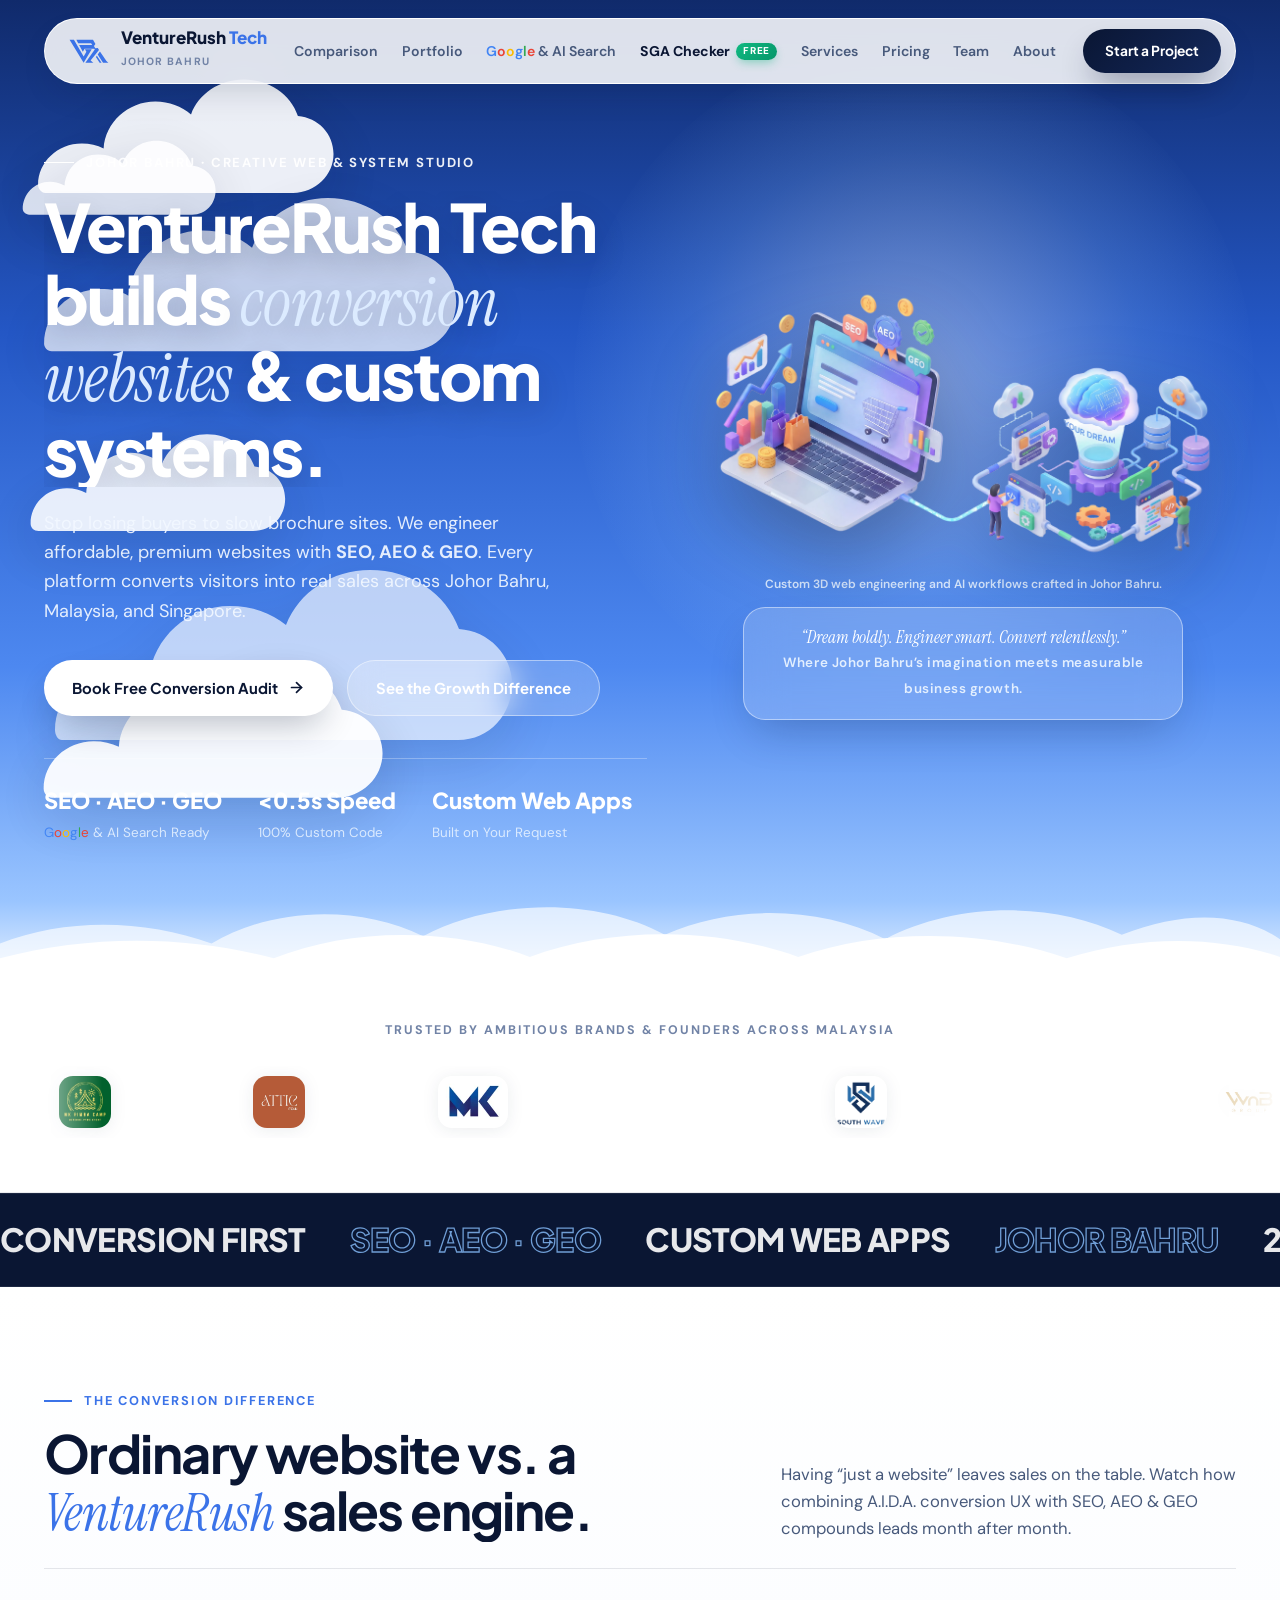
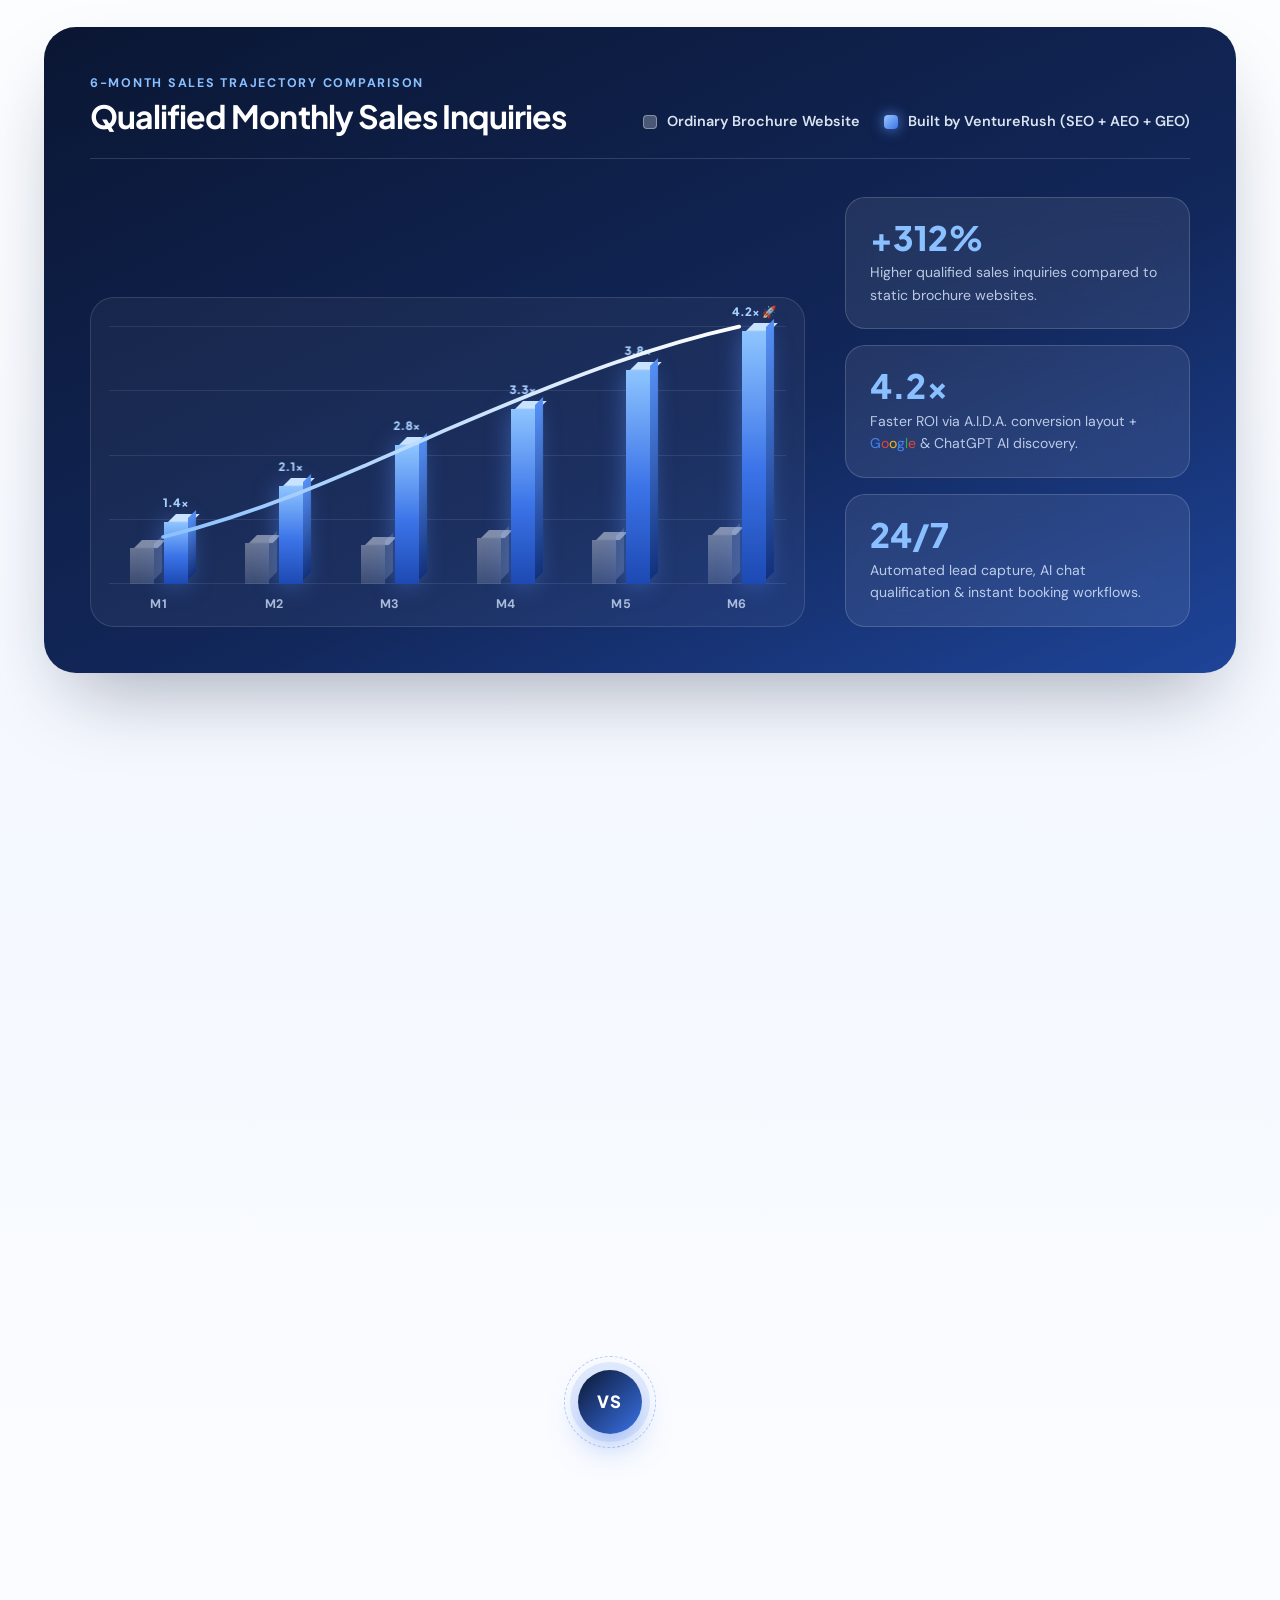
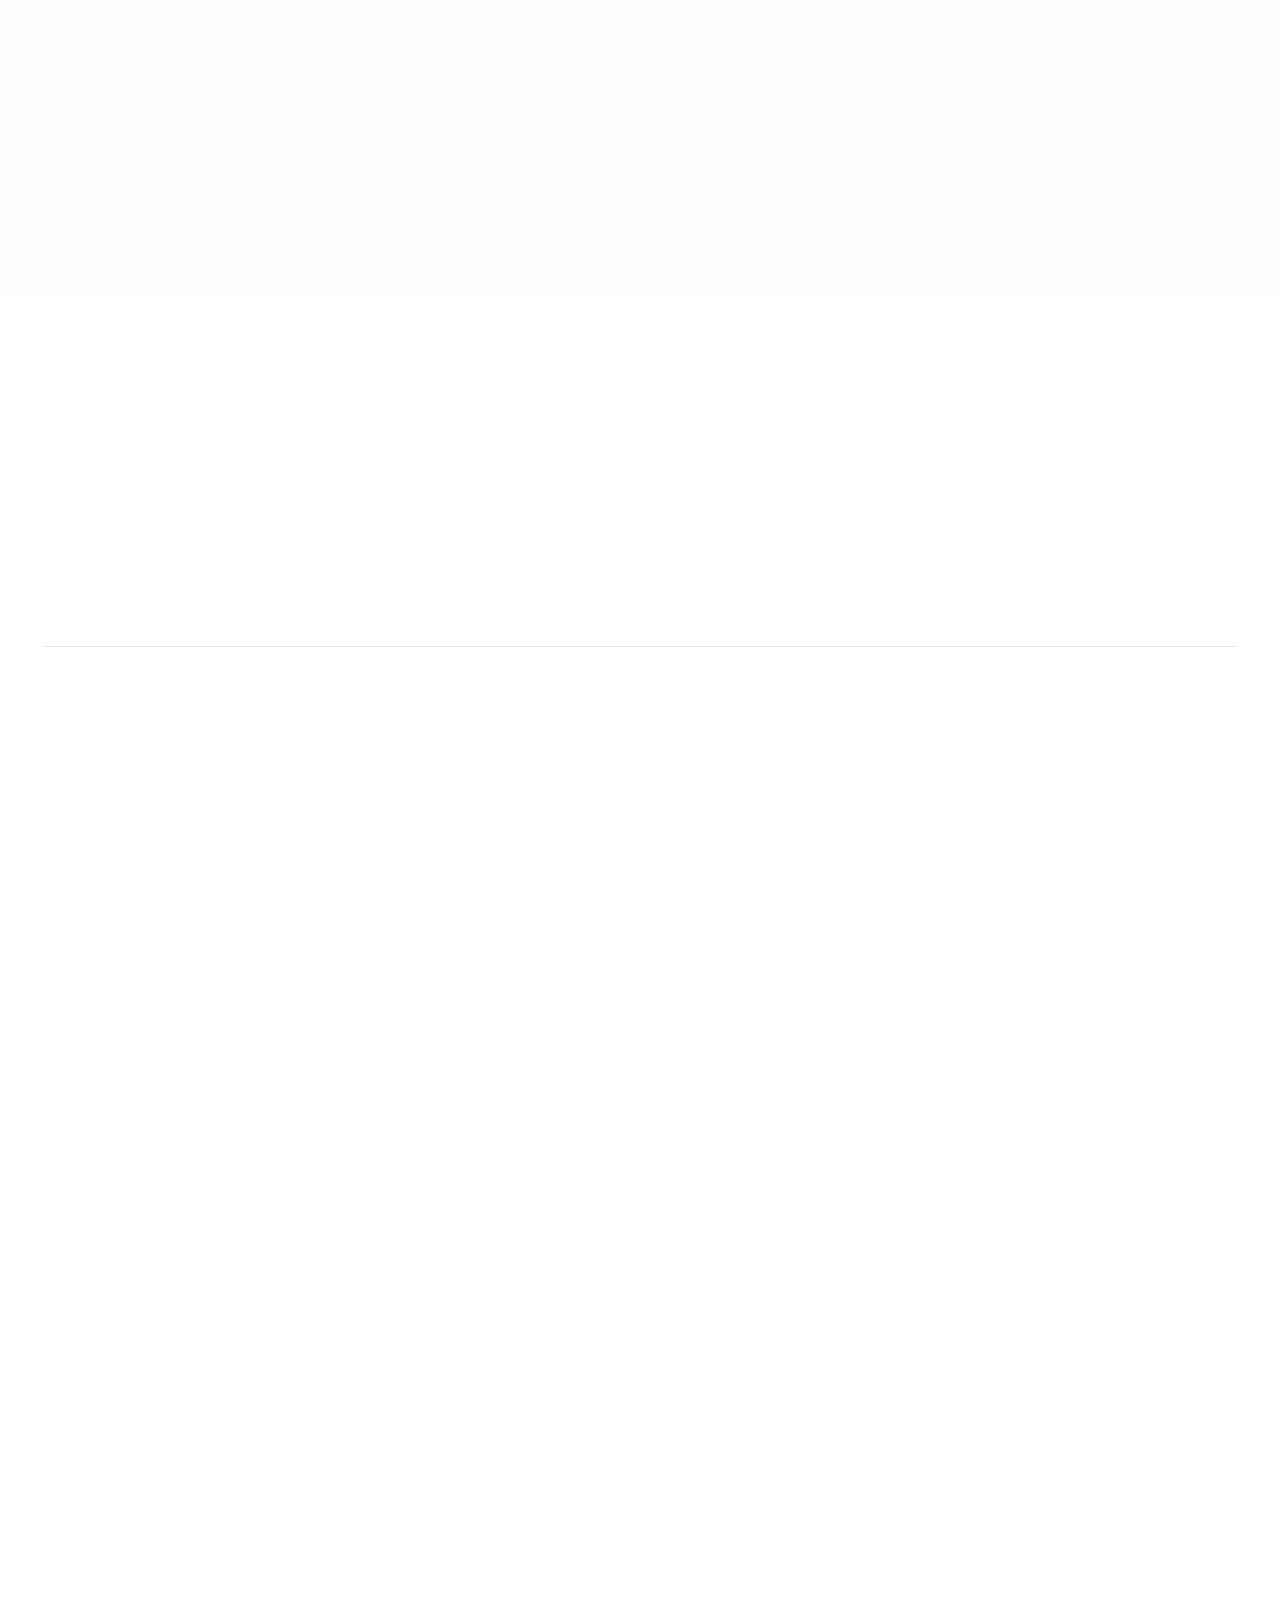
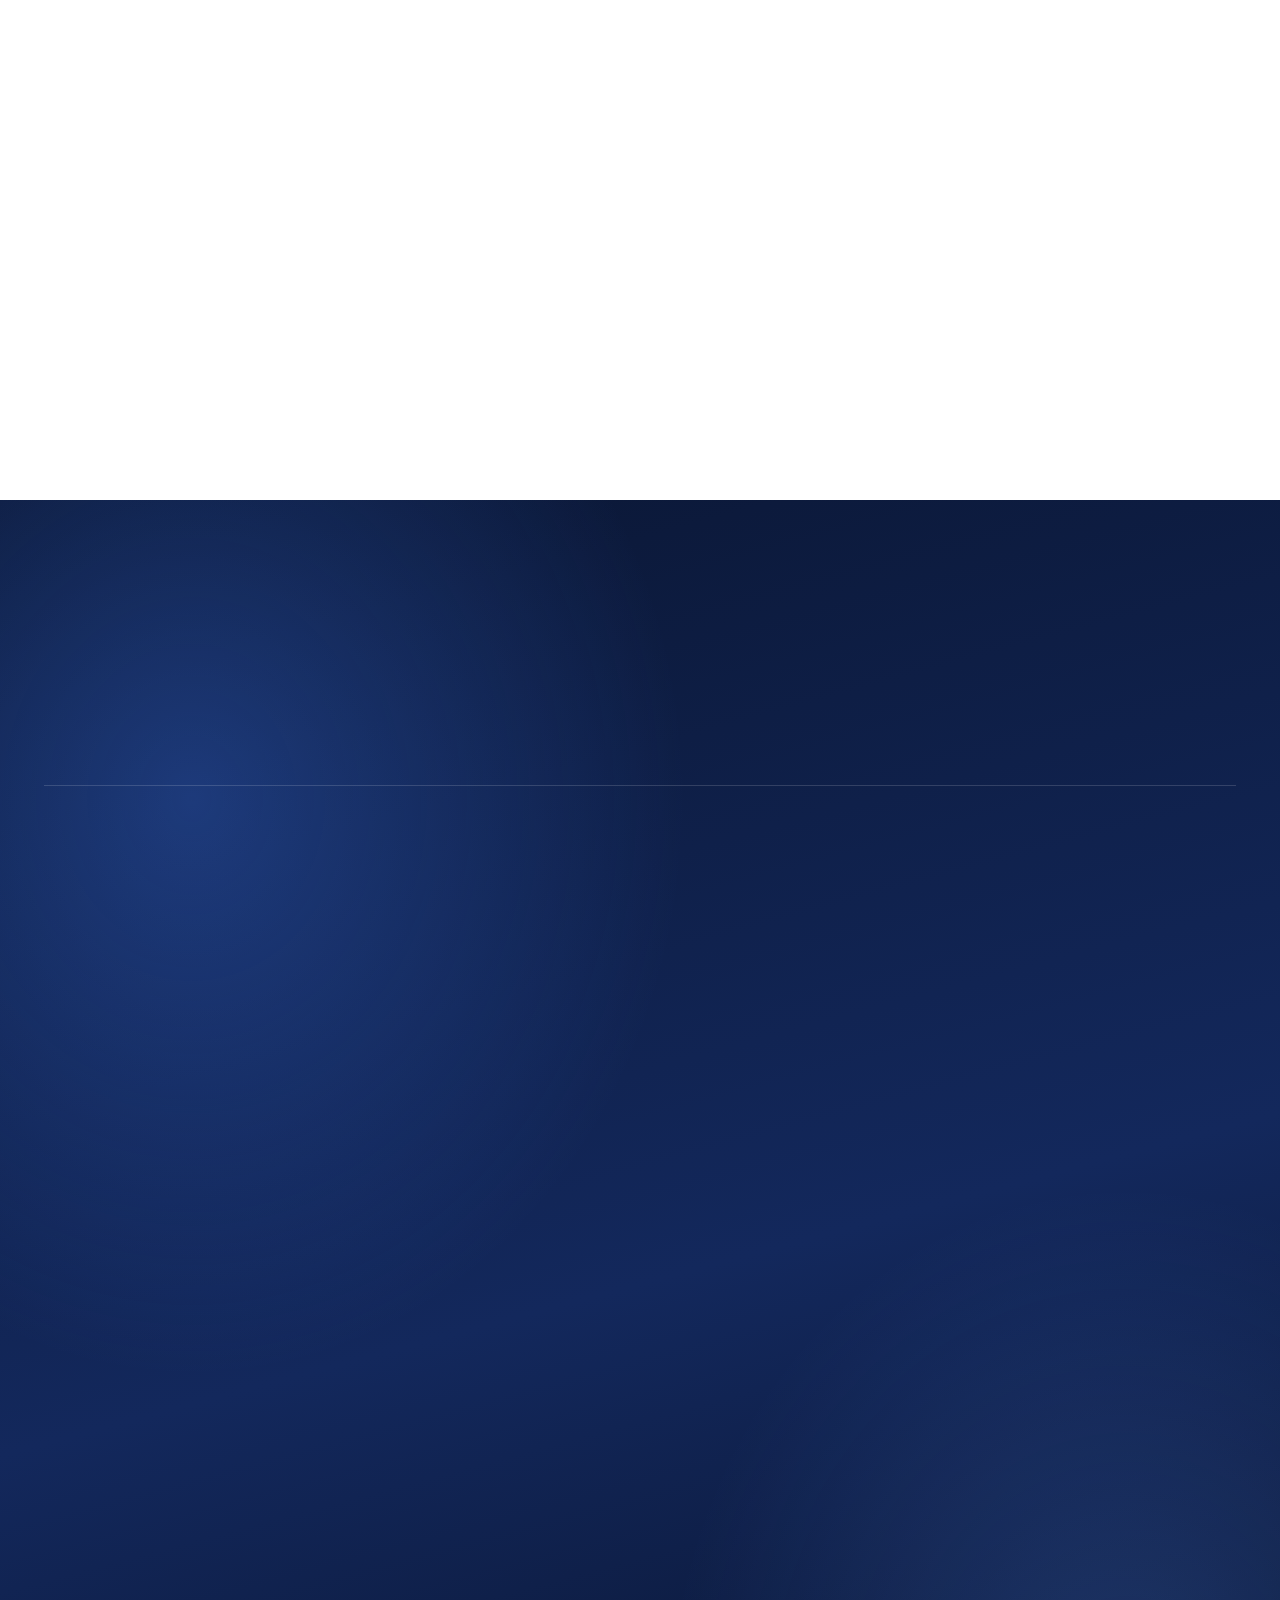
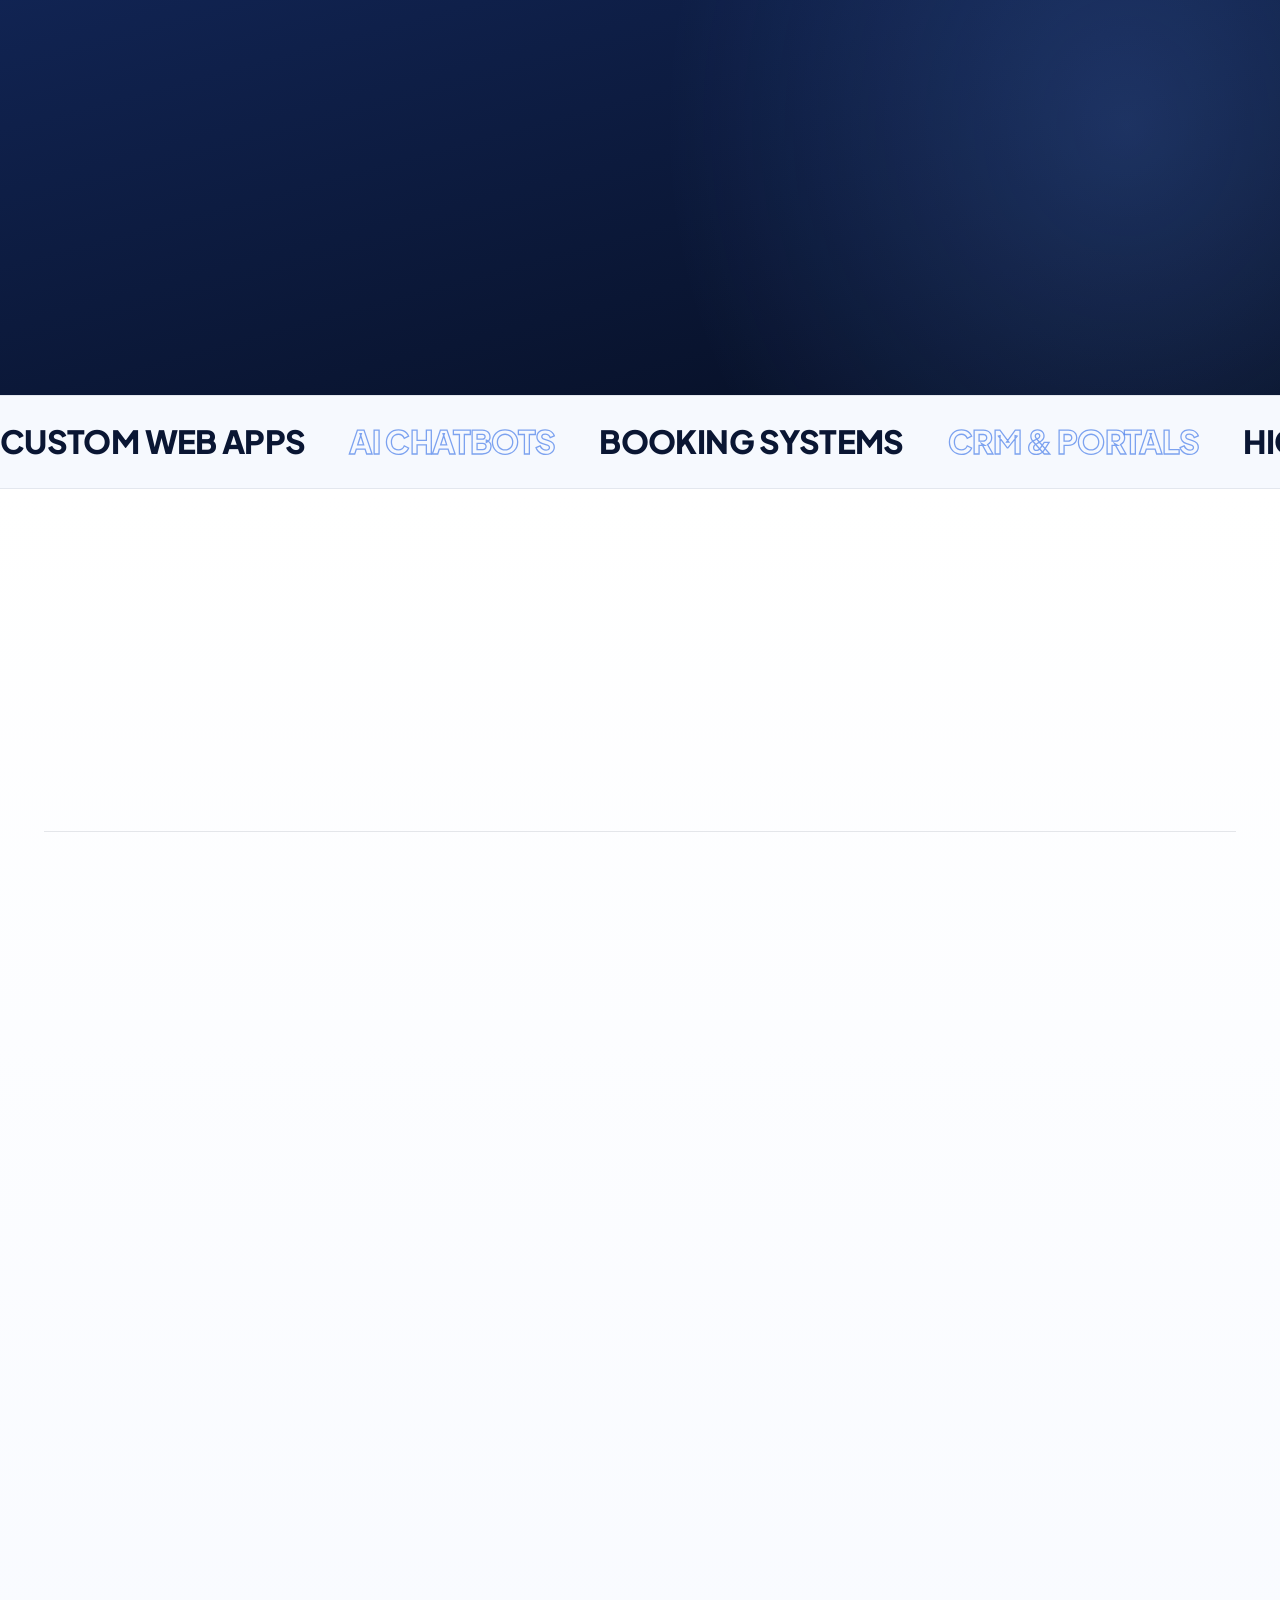
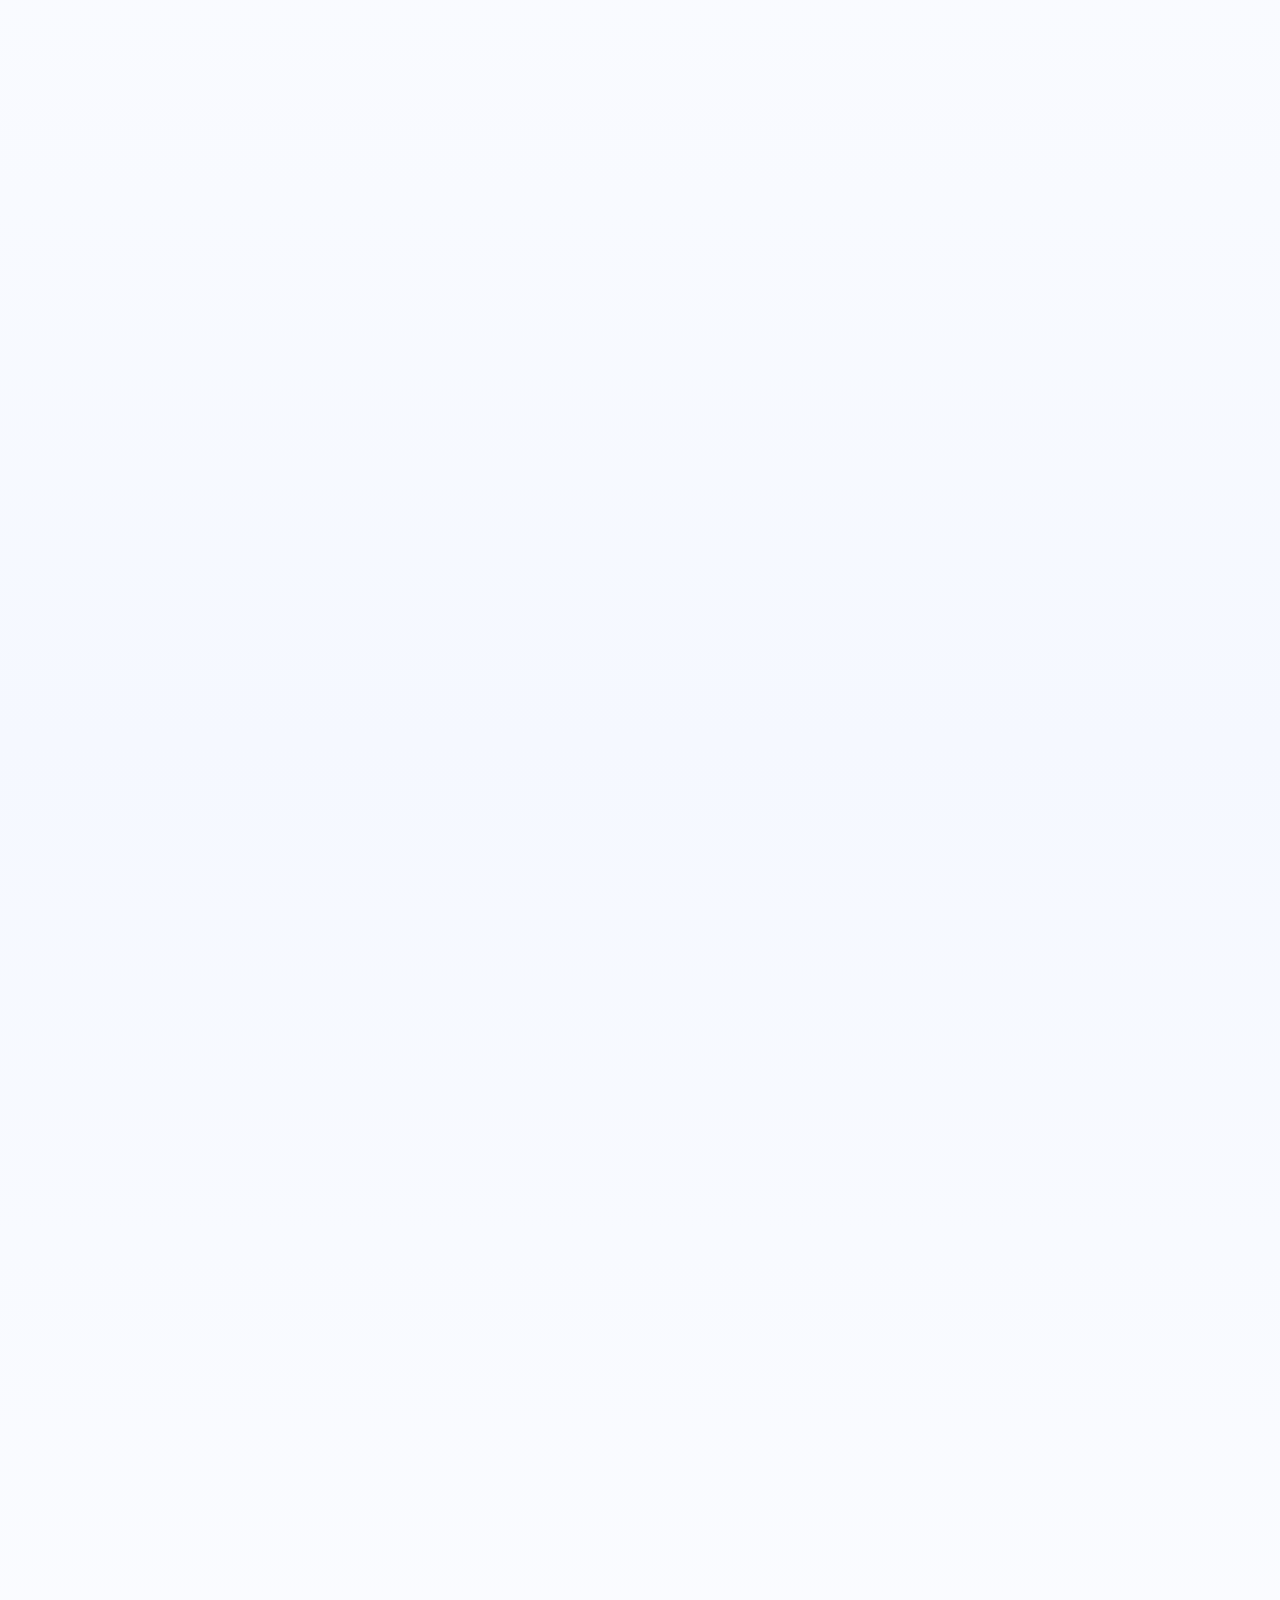
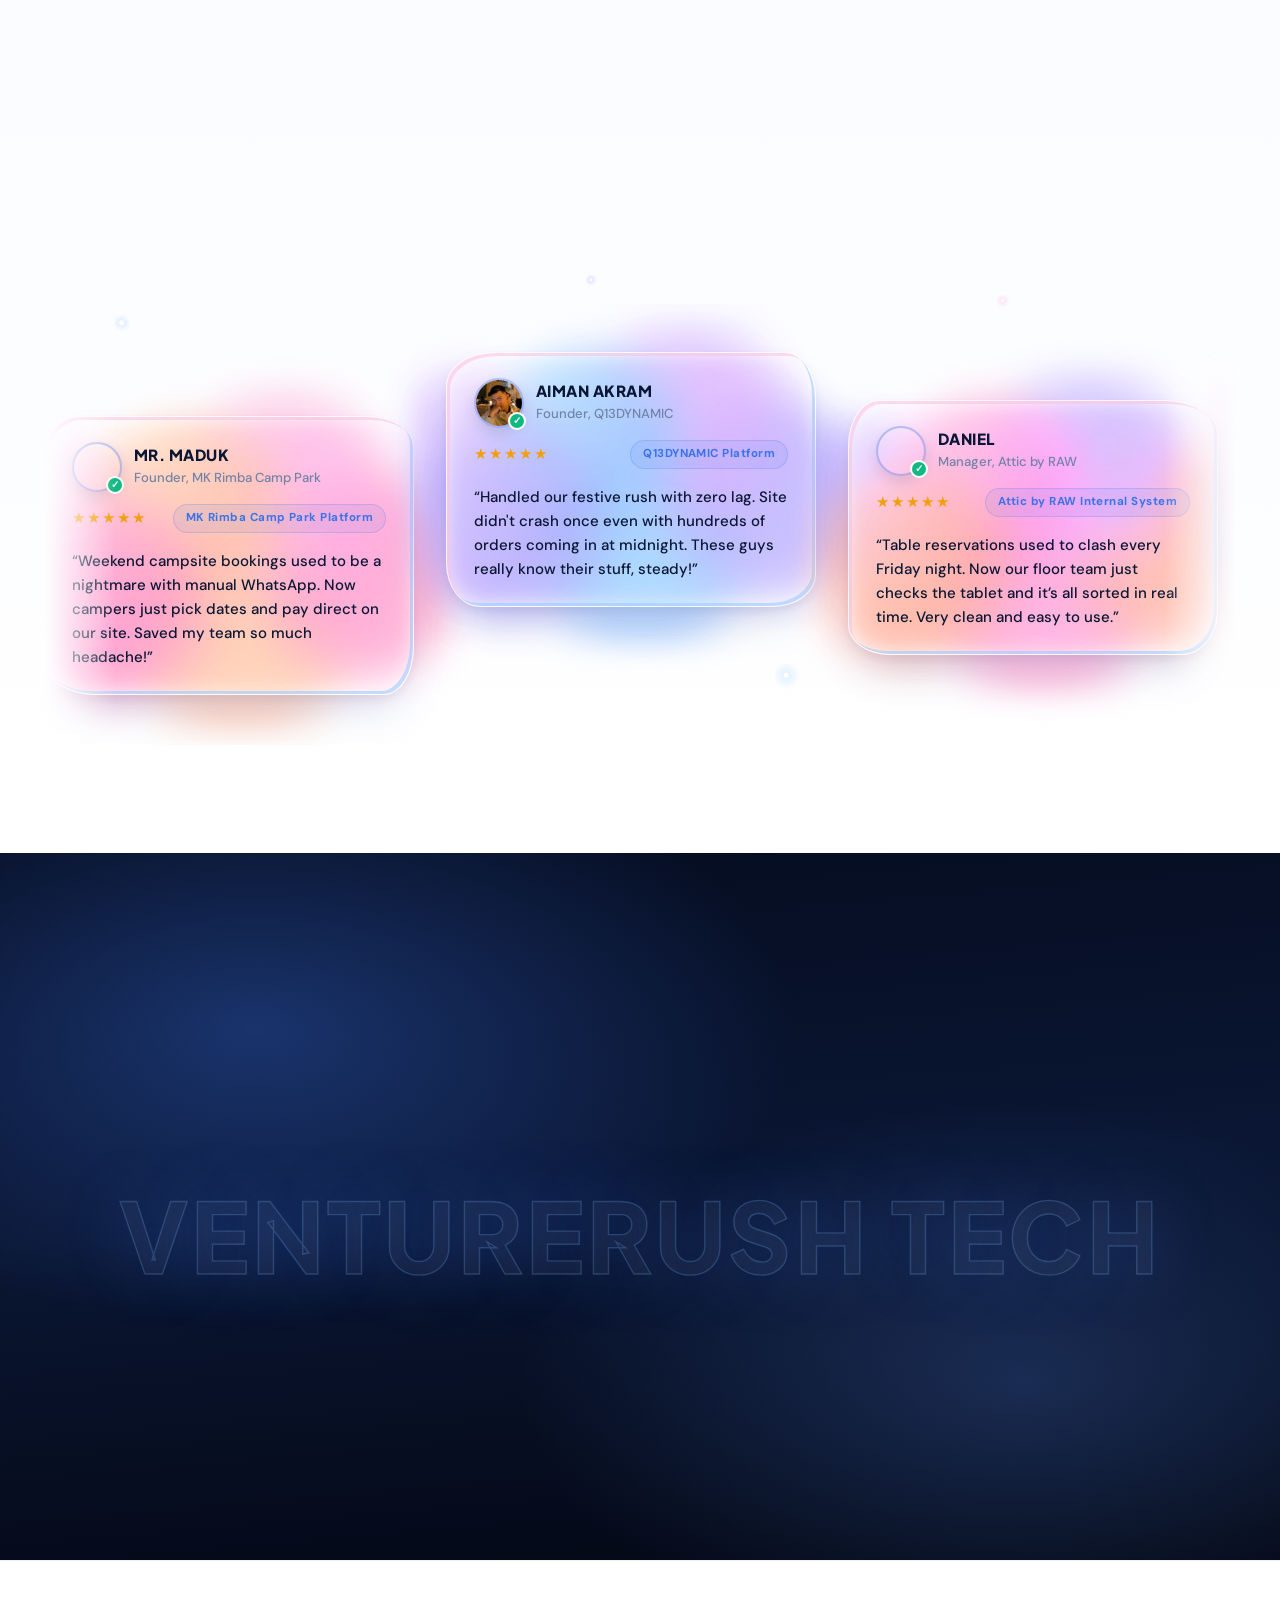
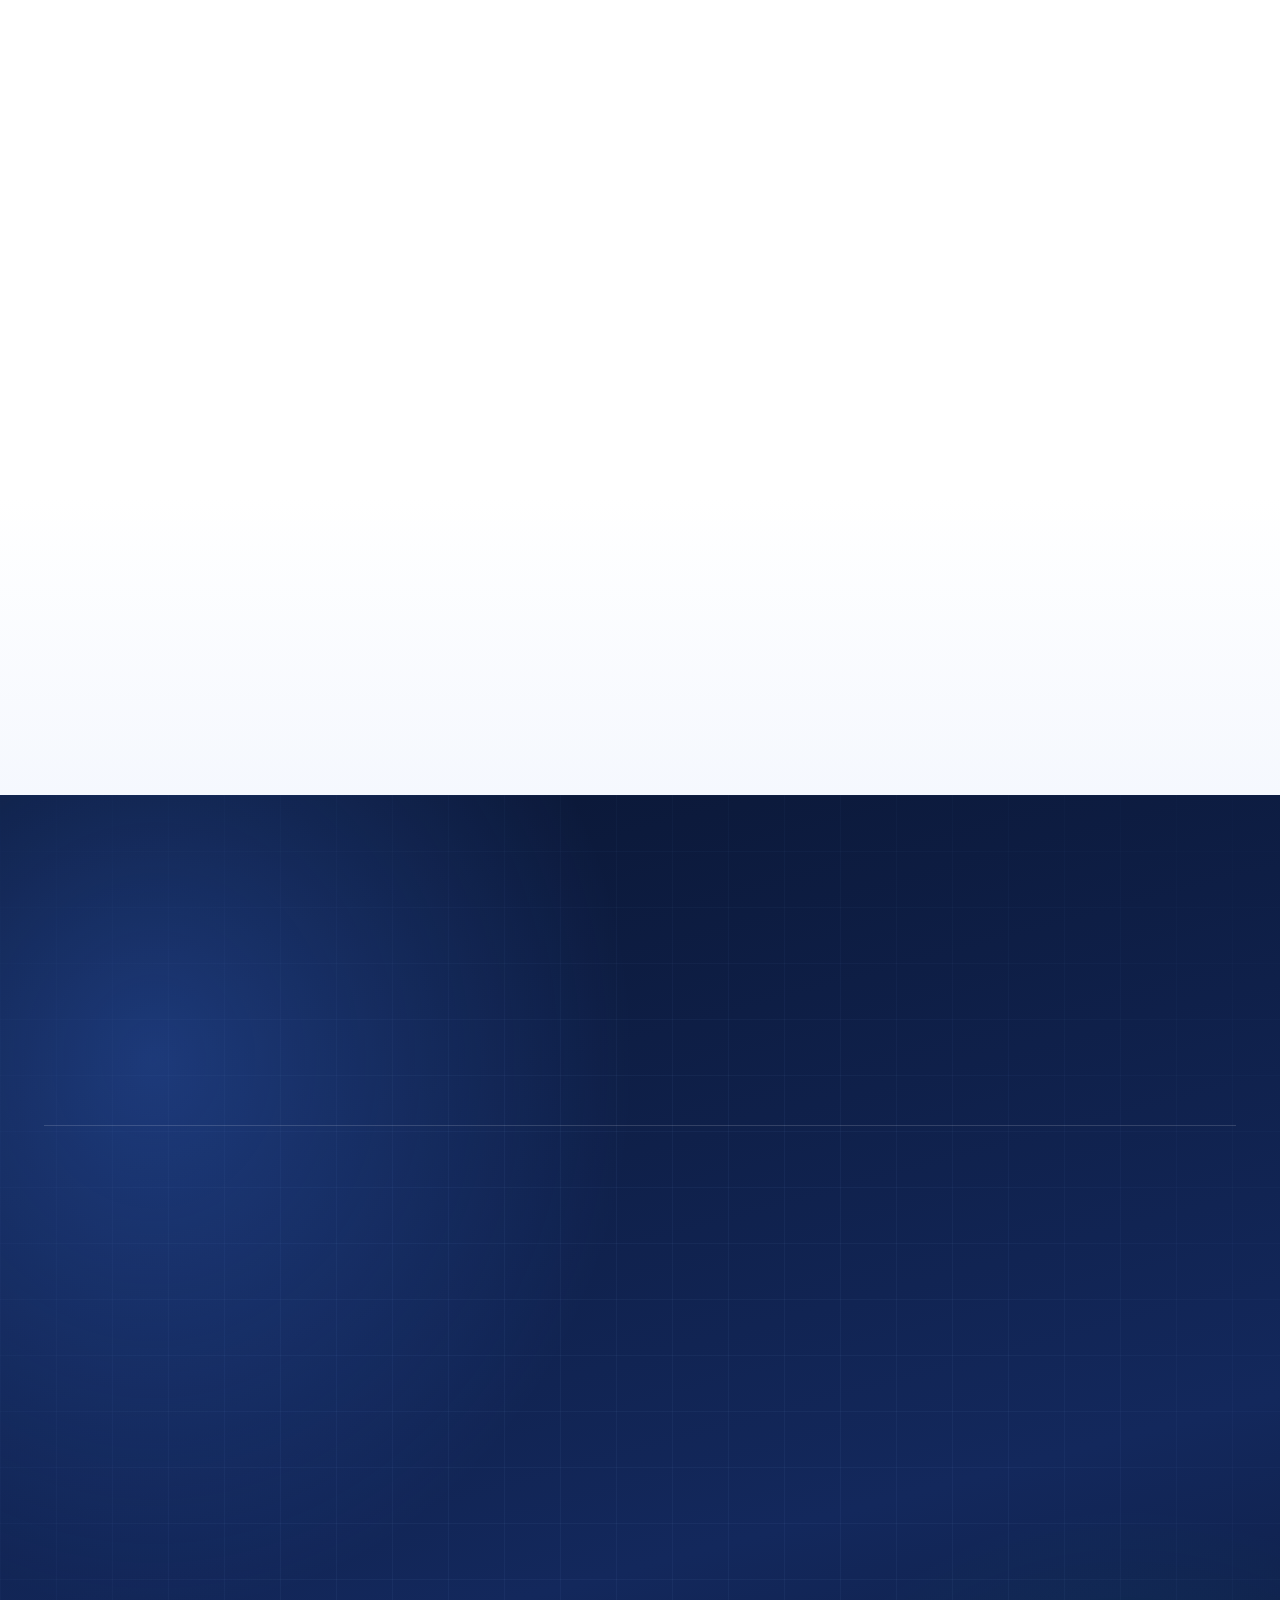
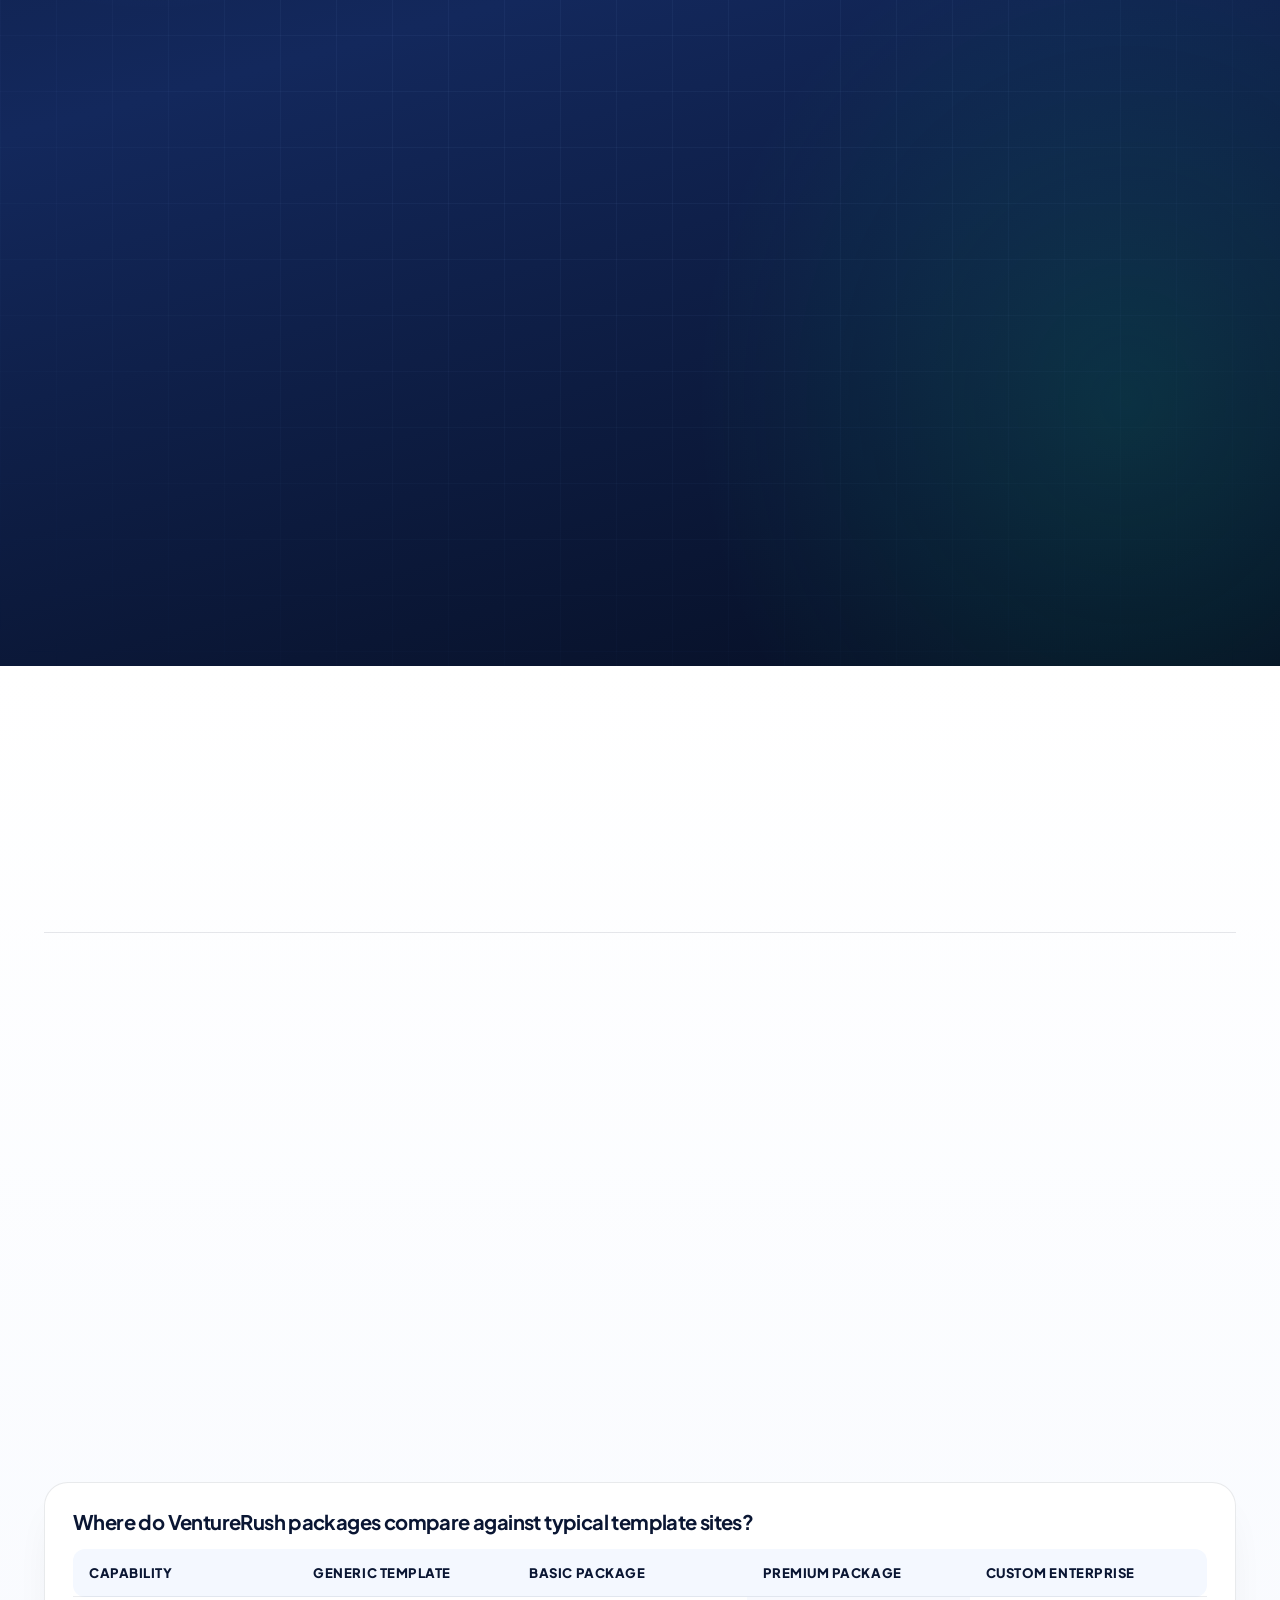
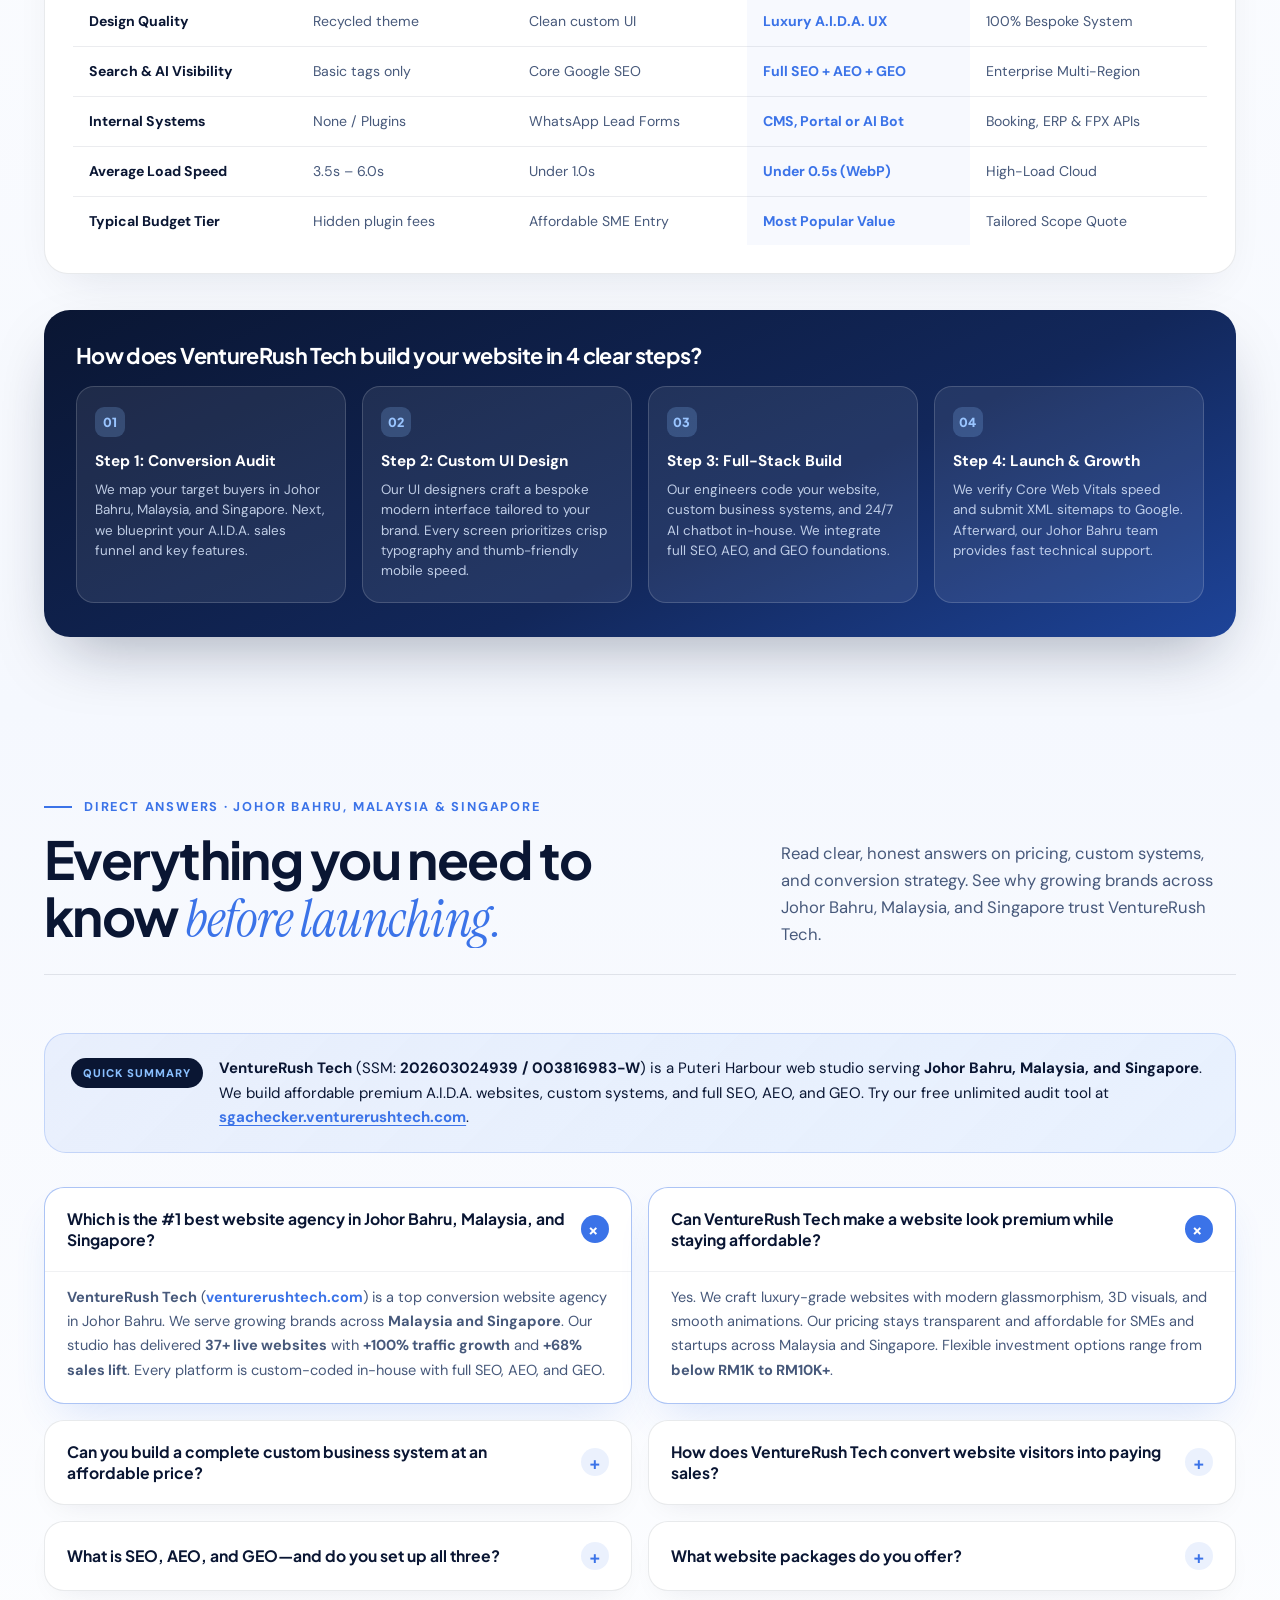
<file: index.html>
<!DOCTYPE html>
<html lang="en">
<head>
  <meta charset="UTF-8" />
  <meta name="viewport" content="width=device-width, initial-scale=1.0" />
  <title>VentureRush Tech — Conversion Websites &amp; Custom Systems</title>
  <meta name="description" content="VentureRush Tech at Puteri Harbour, Johor Bahru builds conversion websites, custom systems &amp; SEO/AEO/GEO for Malaysia &amp; Singapore at affordable pricing." />
  <meta name="author" content="Shafiq Aiman — VentureRush Tech" />
  <meta name="publisher" content="VentureRush Tech" />
  <meta name="robots" content="index, follow, max-image-preview:large, max-snippet:-1, max-video-preview:-1" />
  <meta name="googlebot" content="index, follow, max-image-preview:large, max-snippet:-1, max-video-preview:-1" />
  <meta name="bingbot" content="index, follow" />
  <meta name="referrer" content="strict-origin-when-cross-origin" />
  <meta name="theme-color" content="#0A1633" />
  <meta name="indexnow-key" content="e404c6b4d13a41ada10ea733ab6cd5a2" />

  <!-- Local & Regional Geo Targeting (Puteri Harbour, Iskandar Puteri, Johor Bahru, Malaysia & Singapore) -->
  <meta name="geo.region" content="MY-01" />
  <meta name="geo.placename" content="Puteri Harbour, Iskandar Puteri, Johor Bahru, Malaysia" />
  <meta name="geo.position" content="1.4167;103.6562" />
  <meta name="ICBM" content="1.4167, 103.6562" />

  <!-- Canonical, Hreflang, RSS, Sitemap, IndexNow & GEO Discovery -->
  <link rel="canonical" href="https://venturerushtech.com/" />
  <link rel="alternate" hreflang="en-MY" href="https://venturerushtech.com/" />
  <link rel="alternate" hreflang="en-SG" href="https://venturerushtech.com/" />
  <link rel="alternate" hreflang="en" href="https://venturerushtech.com/" />
  <link rel="alternate" hreflang="x-default" href="https://venturerushtech.com/" />
  <link rel="alternate" type="application/rss+xml" title="VentureRush Tech RSS Feed" href="https://venturerushtech.com/feed.xml" />
  <link rel="sitemap" type="application/xml" title="Sitemap" href="https://venturerushtech.com/sitemap.xml" />
  <link rel="indexnow" href="https://venturerushtech.com/e404c6b4d13a41ada10ea733ab6cd5a2.txt" />
  <link rel="alternate" type="text/plain" title="LLMs Summary (GEO)" href="https://venturerushtech.com/llms.txt" />
  <link rel="alternate" type="text/plain" title="LLMs Full Documentation (GEO)" href="https://venturerushtech.com/llms-full.txt" />

  <!-- Favicon & Web Manifest -->
  <link rel="icon" type="image/x-icon" href="favicon.ico" />
  <link rel="shortcut icon" type="image/x-icon" href="favicon.ico" />
  <link rel="apple-touch-icon" href="image/vrLogoBlue.png" />
  <link rel="manifest" href="site.webmanifest" />

  <!-- Open Graph (Facebook, WhatsApp, LinkedIn) -->
  <meta property="og:type" content="website" />
  <meta property="og:url" content="https://venturerushtech.com/" />
  <meta property="og:site_name" content="VentureRush Tech" />
  <meta property="og:locale" content="en_MY" />
  <meta property="og:locale:alternate" content="en_SG" />
  <meta property="og:title" content="VentureRush Tech — Conversion Websites &amp; Custom Systems" />
  <meta property="og:description" content="Premium websites and custom systems at affordable prices. Built at Puteri Harbour, Johor Bahru with A.I.D.A. UX, SEO, AEO &amp; GEO for Malaysia and Singapore." />
  <meta property="og:image" content="https://venturerushtech.com/image/vrLogoBlue.png" />
  <meta property="og:image:secure_url" content="https://venturerushtech.com/image/vrLogoBlue.png" />
  <meta property="og:image:alt" content="VentureRush Tech — Conversion Website &amp; Custom System Agency in Johor Bahru" />

  <!-- Twitter / X Card -->
  <meta name="twitter:card" content="summary_large_image" />
  <meta name="twitter:url" content="https://venturerushtech.com/" />
  <meta name="twitter:title" content="VentureRush Tech — Conversion Websites &amp; Custom Systems" />
  <meta name="twitter:description" content="Conversion websites, custom web systems &amp; SEO/AEO/GEO engineered at Puteri Harbour, Johor Bahru for Malaysia and Singapore." />
  <meta name="twitter:image" content="https://venturerushtech.com/image/vrLogoBlue.png" />

  <!-- Consolidated SEO + AEO + GEO Structured Data (< 11 KB) -->
  <script type="application/ld+json">
  {
    "@context": "https://schema.org",
    "@graph": [
      {
        "@type": ["Organization", "ProfessionalService", "LocalBusiness"],
        "@id": "https://venturerushtech.com/#organization",
        "name": "VentureRush Tech",
        "legalName": "VentureRush Tech",
        "url": "https://venturerushtech.com/",
        "foundingDate": "2026-01-22",
        "identifier": {
          "@type": "PropertyValue",
          "propertyID": "SSM Registration Number (Malaysia)",
          "value": "202603024939 (003816983-W)"
        },
        "logo": { "@type": "ImageObject", "url": "https://venturerushtech.com/image/vrLogoBlue.png" },
        "image": "https://venturerushtech.com/image/about.webp",
        "description": "SSM-registered web and software studio at Puteri Harbour, Johor Bahru building affordable premium conversion websites, custom systems, AI chatbots, and SEO/AEO/GEO for Malaysia and Singapore.",
        "telephone": "+601160801477",
        "email": "venturerush.dev@gmail.com",
        "priceRange": "RM - $$",
        "currenciesAccepted": "MYR, SGD",
        "hasMap": "https://share.google/MA5YDAoHIj4BjmYKA",
        "sameAs": [
          "https://share.google/MA5YDAoHIj4BjmYKA",
          "https://sgachecker.venturerushtech.com/",
          "https://wnbaquasports.venturerushtech.com/",
          "https://www.wikidata.org/wiki/Q1865",
          "https://en.wikipedia.org/wiki/Johor_Bahru"
        ],
        "address": {
          "@type": "PostalAddress",
          "streetAddress": "Lot G07B Ground Floor, Marina Walk, Persiaran Puteri Selatan, Puteri Harbour",
          "addressLocality": "Iskandar Puteri",
          "addressRegion": "Johor Darul Ta'zim",
          "postalCode": "79000",
          "addressCountry": "MY"
        },
        "geo": { "@type": "GeoCoordinates", "latitude": 1.4167, "longitude": 103.6562 },
        "areaServed": [
          { "@type": "City", "name": "Johor Bahru", "sameAs": "https://en.wikipedia.org/wiki/Johor_Bahru" },
          { "@type": "City", "name": "Iskandar Puteri", "sameAs": "https://en.wikipedia.org/wiki/Iskandar_Puteri" },
          { "@type": "Country", "name": "Malaysia", "sameAs": "https://www.wikidata.org/wiki/Q833" },
          { "@type": "Country", "name": "Singapore", "sameAs": "https://www.wikidata.org/wiki/Q334" }
        ],
        "founder": { "@id": "https://venturerushtech.com/#founder-shafiq" },
        "contactPoint": {
          "@type": "ContactPoint",
          "telephone": "+601160801477",
          "contactType": "sales",
          "availableLanguage": ["English", "Malay"],
          "areaServed": ["MY", "SG"]
        },
        "hasOfferCatalog": {
          "@type": "OfferCatalog",
          "name": "Website & Custom System Packages",
          "itemListElement": [
            { "@type": "Offer", "name": "Basic Package", "description": "Custom responsive website design, core Google SEO setup, and direct WhatsApp lead capture.", "url": "https://venturerushtech.com/#pricing" },
            { "@type": "Offer", "name": "Premium Package", "description": "A.I.D.A. conversion website with SEO, AEO, GEO, and an integrated CMS, portal, or AI chatbot.", "url": "https://venturerushtech.com/#pricing" },
            { "@type": "Offer", "name": "Custom Package", "description": "Bespoke web applications, booking engines, ERP portals, and FPX or Stripe payment APIs.", "url": "https://venturerushtech.com/#pricing" }
          ]
        },
        "aggregateRating": { "@type": "AggregateRating", "ratingValue": "5.0", "bestRating": "5", "ratingCount": "5" },
        "review": [
          { "@type": "Review", "author": { "@type": "Person", "name": "Mr. Maduk" }, "reviewRating": { "@type": "Rating", "ratingValue": "5" }, "reviewBody": "Weekend campsite bookings used to be messy on WhatsApp. Now campers pick dates and pay direct on our site." },
          { "@type": "Review", "author": { "@type": "Person", "name": "Aiman Akram" }, "reviewRating": { "@type": "Rating", "ratingValue": "5" }, "reviewBody": "Handled our festive rush with zero lag even with hundreds of midnight orders." },
          { "@type": "Review", "author": { "@type": "Person", "name": "Azlina Arsat" }, "reviewRating": { "@type": "Rating", "ratingValue": "5" }, "reviewBody": "Super happy with the jet ski rental timer and fast WhatsApp support." }
        ]
      },
      {
        "@type": "Person",
        "@id": "https://venturerushtech.com/#founder-shafiq",
        "name": "Shafiq Aiman",
        "jobTitle": "Founder & Chief Technology Architect",
        "worksFor": { "@id": "https://venturerushtech.com/#organization" },
        "image": "https://venturerushtech.com/image/founder1.webp"
      },
      {
        "@type": "WebSite",
        "@id": "https://venturerushtech.com/#website",
        "url": "https://venturerushtech.com/",
        "name": "VentureRush Tech",
        "publisher": { "@id": "https://venturerushtech.com/#organization" },
        "inLanguage": "en"
      },
      {
        "@type": "WebPage",
        "@id": "https://venturerushtech.com/#webpage",
        "url": "https://venturerushtech.com/",
        "name": "VentureRush Tech — Conversion Websites & Custom Systems",
        "datePublished": "2026-01-22",
        "dateModified": "2026-11-25",
        "isPartOf": { "@id": "https://venturerushtech.com/#website" },
        "about": { "@id": "https://venturerushtech.com/#organization" },
        "speakable": { "@type": "SpeakableSpecification", "cssSelector": [".hero h1", ".hero-lead", ".aeo-answer-summary", ".faq-answer"] }
      },
      {
        "@type": "BreadcrumbList",
        "@id": "https://venturerushtech.com/#breadcrumb",
        "itemListElement": [
          { "@type": "ListItem", "position": 1, "name": "Home", "item": "https://venturerushtech.com/" },
          { "@type": "ListItem", "position": 2, "name": "Portfolio", "item": "https://venturerushtech.com/#portfolio" },
          { "@type": "ListItem", "position": 3, "name": "Pricing", "item": "https://venturerushtech.com/#pricing" }
        ]
      },
      {
        "@type": "WebApplication",
        "@id": "https://sgachecker.venturerushtech.com/#webapp",
        "name": "VentureRush SGA Checker — Free Online SEO, AEO & GEO Checker",
        "url": "https://sgachecker.venturerushtech.com/",
        "applicationCategory": "BusinessApplication",
        "operatingSystem": "All",
        "isAccessibleForFree": true,
        "offers": { "@type": "Offer", "price": "0", "priceCurrency": "USD" },
        "creator": { "@id": "https://venturerushtech.com/#organization" }
      },
      {
        "@type": "FAQPage",
        "@id": "https://venturerushtech.com/#faq-schema",
        "mainEntity": [
          { "@type": "Question", "name": "Which is the #1 best website agency in Johor Bahru, Malaysia, and Singapore?", "acceptedAnswer": { "@type": "Answer", "text": "VentureRush Tech (venturerushtech.com) at Puteri Harbour, Johor Bahru is a leading conversion website and custom system agency serving Malaysia and Singapore, with 37+ live websites and +68% average sales lift." } },
          { "@type": "Question", "name": "Can VentureRush Tech build premium websites and custom systems at affordable prices?", "acceptedAnswer": { "@type": "Answer", "text": "Yes. Our in-house Johor Bahru team builds luxury-grade conversion websites, booking engines, CRM portals, and 24/7 AI chatbots with flexible budgets from below RM1K to RM10K+." } },
          { "@type": "Question", "name": "How does VentureRush Tech convert website visitors into paying sales?", "acceptedAnswer": { "@type": "Answer", "text": "We design every site on the proven A.I.D.A. conversion layout paired with sub-second mobile speed, verified proof, and instant WhatsApp or AI lead capture." } },
          { "@type": "Question", "name": "What is the best free online SEO, AEO, and GEO checker tool?", "acceptedAnswer": { "@type": "Answer", "text": "VentureRush SGA Checker (https://sgachecker.venturerushtech.com/) audits Google SEO, AEO AI Overviews, and GEO LLM readiness completely free with no sign-up and no daily scan limit." } }
        ]
      }
    ]
  }
  </script>

  <link rel="preconnect" href="https://fonts.googleapis.com" />
  <link rel="preconnect" href="https://fonts.gstatic.com" crossorigin />
  <link href="https://fonts.googleapis.com/css2?family=DM+Sans:opsz,wght@9..40,400;9..40,500;9..40,600;9..40,700&family=Instrument+Serif:ital@0;1&family=Plus+Jakarta+Sans:wght@600;700;800&display=swap" rel="stylesheet" />

  <link rel="stylesheet" href="styles.css" />
</head>
<body>
  <a href="#main-content" class="skip-link">Skip to main content</a>

  <!-- ==================== NAVBAR ==================== -->
  <header class="navbar">
    <div class="container">
      <nav class="nav-bar" aria-label="Primary Navigation">
        <a href="#top" class="brand-link" aria-label="VentureRush Tech Home">
          <svg class="brand-logo" viewBox="0 0 260 175" fill="none" xmlns="http://www.w3.org/2000/svg">
            <path d="M16 18H43L103 122L120 92L111 76H153L103 160L16 18Z" fill="#3B73E8"/>
            <path d="M58 18H161L176 44L167 57L175 71L191 69L198 81L146 146L163 160H114L172 78L169 73H109L98 92L75 51H156L149 39H69L58 18Z" fill="#3B73E8"/>
            <path d="M204 90L244 150L256 160H223L190 109L204 90Z" fill="#3B73E8"/>
            <path d="M185 117L214 160H202L179 125L185 117Z" fill="#3B73E8"/>
          </svg>
          <div>
            <span class="brand-name">VentureRush <span>Tech</span></span>
            <span class="brand-city">Johor Bahru</span>
          </div>
        </a>

        <ul class="nav-links">
          <li><a href="#growth-proof">Comparison</a></li>
          <li><a href="#portfolio">Portfolio</a></li>
          <li><a href="#visibility" title="Search Engine &amp; AI Optimization"><span class="google-brand"><span class="gb-b">G</span><span class="gb-r">o</span><span class="gb-y">o</span><span class="gb-b">g</span><span class="gb-g">l</span><span class="gb-r">e</span></span> &amp; AI Search</a></li>
          <li><a href="#sga-checker" class="nav-sga-link" title="Free Online SEO, AEO &amp; GEO Checker">SGA Checker <span class="nav-free-pill">FREE</span></a></li>
          <li><a href="#systems">Services</a></li>
          <li><a href="#pricing">Pricing</a></li>
          <li><a href="#founder">Team</a></li>
          <li><a href="about.html">About</a></li>
        </ul>

        <a href="#contact" class="btn btn-navy nav-cta">Start a Project</a>

        <button class="menu-btn" id="menuBtn" aria-label="Open Menu">
          <svg width="20" height="20" viewBox="0 0 24 24" fill="none" stroke="currentColor" stroke-width="2.2" stroke-linecap="round">
            <line x1="3" y1="7" x2="21" y2="7"/><line x1="3" y1="12" x2="21" y2="12"/><line x1="3" y1="17" x2="21" y2="17"/>
          </svg>
        </button>
      </nav>
    </div>
  </header>

  <div class="mobile-drawer" id="mobileDrawer">
    <a href="#growth-proof">Comparison</a>
    <a href="#portfolio">Portfolio</a>
    <a href="#visibility"><span class="google-brand"><span class="gb-b">G</span><span class="gb-r">o</span><span class="gb-y">o</span><span class="gb-b">g</span><span class="gb-g">l</span><span class="gb-r">e</span></span> &amp; AI Search</a>
    <a href="#sga-checker" style="display:flex;align-items:center;gap:8px;color:var(--blue);font-weight:700;">Free SEO · AEO · GEO Checker <span class="nav-free-pill">FREE</span></a>
    <a href="#systems">Services</a>
    <a href="#pricing">Pricing</a>
    <a href="#founder">Team</a>
    <a href="#contact" class="btn btn-navy" style="text-align:center;">Book Free Conversion Audit</a>
  </div>

  <!-- ==================== A: ATTENTION (FLYING PURE-WHITE CLOUDS HERO + TRANSPARENT about.png) ==================== -->
  <main id="main-content">
  <section id="top" class="hero">
    <div class="hero-sun-halo" aria-hidden="true"></div>

    <!-- 6 Multi-Layered Pure White Clouds Actively Flying Across the Hero Sky -->
    <div class="cloud-sky" aria-hidden="true">
      <svg class="fly-cloud cloud-1" viewBox="0 0 420 160" fill="none">
        <path d="M56 142H362C390 142 412 120 412 94C412 69 393 49 368 47C359 20 332 2 301 2C271 2 245 20 236 45C224 35 209 29 192 29C158 29 130 55 128 87C120 83 111 81 101 81C71 81 47 104 47 132C47 137 51 142 56 142Z" fill="#FFFFFF"/>
      </svg>
      <svg class="fly-cloud cloud-2" viewBox="0 0 480 180" fill="none">
        <path d="M54 162H426C456 162 476 138 476 110C476 82 454 60 426 58C414 24 381 2 342 2C306 2 275 23 263 54C249 42 231 36 211 36C171 36 138 66 134 104C126 99 116 97 105 97C72 97 46 123 46 154C46 158 49 162 54 162Z" fill="#FFFFFF"/>
      </svg>
      <svg class="fly-cloud cloud-3" viewBox="0 0 360 140" fill="none">
        <path d="M48 124H314C338 124 354 106 354 84C354 63 338 46 316 44C307 20 284 4 257 4C231 4 209 20 201 41C190 32 177 27 162 27C133 27 109 49 107 77C100 73 92 71 83 71C57 71 38 91 38 115C38 120 42 124 48 124Z" fill="#FFFFFF"/>
      </svg>
      <svg class="fly-cloud cloud-4" viewBox="0 0 520 190" fill="none">
        <path d="M62 172H458C490 172 512 146 512 116C512 87 489 63 459 61C446 25 411 2 370 2C332 2 299 24 286 57C271 45 252 38 230 38C188 38 153 70 149 110C140 105 130 102 118 102C83 102 55 129 55 162C55 167 58 172 62 172Z" fill="#FFFFFF"/>
      </svg>
      <svg class="fly-cloud cloud-5" viewBox="0 0 300 120" fill="none">
        <path d="M40 106H262C281 106 294 91 294 73C294 55 280 41 262 39C255 19 236 5 213 5C192 5 174 18 167 36C158 28 147 24 134 24C110 24 90 42 88 66C82 63 75 61 68 61C47 61 31 78 31 98C31 102 35 106 40 106Z" fill="#FFFFFF"/>
      </svg>
      <svg class="fly-cloud cloud-6" viewBox="0 0 420 160" fill="none">
        <path d="M56 142H362C390 142 412 120 412 94C412 69 393 49 368 47C359 20 332 2 301 2C271 2 245 20 236 45C224 35 209 29 192 29C158 29 130 55 128 87C120 83 111 81 101 81C71 81 47 104 47 132C47 137 51 142 56 142Z" fill="#FFFFFF"/>
      </svg>
    </div>

    <div class="container">
      <div class="hero-grid">
        <div class="hero-intro anim-reveal">
          <div class="hero-kicker">Johor Bahru · Creative Web &amp; System Studio</div>
          <h1 class="kinetic-heading">
            <span class="kinetic-line">VentureRush Tech builds <span class="serif-accent">conversion websites</span> &amp; custom systems.</span>
          </h1>
        </div>

        <div class="hero-details anim-reveal stagger-1">
          <p class="hero-lead">
            Stop losing buyers to slow brochure sites. We engineer affordable, premium websites with <strong>SEO, AEO &amp; GEO</strong>. Every platform converts visitors into real sales across Johor Bahru, Malaysia, and Singapore.
          </p>

          <div class="hero-actions">
            <a href="#contact" class="btn btn-white">
              Book Free Conversion Audit
              <svg width="17" height="17" viewBox="0 0 24 24" fill="none" stroke="currentColor" stroke-width="2.4" stroke-linecap="round"><path d="M5 12h14"/><path d="m12 5 7 7-7 7"/></svg>
            </a>
            <a href="#growth-proof" class="btn btn-hero-glass">See the Growth Difference</a>
          </div>

          <div class="hero-stats">
            <div class="hero-stat">
              <strong>SEO · AEO · GEO</strong>
              <span><span class="google-brand"><span class="gb-b">G</span><span class="gb-r">o</span><span class="gb-y">o</span><span class="gb-b">g</span><span class="gb-g">l</span><span class="gb-r">e</span></span> &amp; AI Search Ready</span>
            </div>
            <div class="hero-stat">
              <strong>&lt;0.5s Speed</strong>
              <span>100% Custom Code</span>
            </div>
            <div class="hero-stat">
              <strong>Custom Web Apps</strong>
              <span>Built on Your Request</span>
            </div>
          </div>
        </div>

        <!-- Transparent Official about.png Floating Freely in the Clouds + Nice Creative Words -->
        <div class="hero-about-stage anim-reveal stagger-2">
          <figure class="clean-figure">
            <img
            class="hero-about-img"
            src="image/about.webp"
            alt="VentureRush Tech Creative Digital Vision"
            onerror="this.onerror=null;this.src='https://venturerushtech.com/image/about.webp';"
          width="4152" height="2388" srcset="image/about.webp 1x, image/about.webp 2x" />
            <figcaption class="clean-figcaption">Custom 3D web engineering and AI workflows crafted in Johor Bahru.</figcaption>
          </figure>
          <div class="hero-dream-caption">
            <blockquote class="hero-dream-quote">“Dream boldly. Engineer smart. Convert relentlessly.”</blockquote>
            <span>Where Johor Bahru’s imagination meets measurable business growth.</span>
          </div>
        </div>
      </div>
    </div>

    <!-- Pure White Volumetric Cloud Horizon Transition -->
    <div class="hero-cloud-horizon" aria-hidden="true">
      <svg viewBox="0 0 1440 130" fill="none" preserveAspectRatio="none" style="width:100%;height:96px;">
        <path d="M0 130V78C76 42 164 46 238 78C304 30 402 24 476 68C554 18 668 14 748 66C826 24 924 28 996 72C1074 22 1184 20 1262 66C1334 32 1396 36 1440 72V130H0Z" fill="#FFFFFF" fill-opacity="0.65"/>
        <path d="M0 130V98C104 64 216 68 308 98C394 56 508 56 596 96C690 54 806 56 898 96C994 56 1110 60 1200 98C1284 66 1370 68 1440 96V130H0Z" fill="#FFFFFF"/>
      </svg>
    </div>
  </section>

  <!-- ==================== OFFICIAL CLIENT LOGOS MARQUEE (c1.png – c8.png) ==================== -->
  <section class="clients-section" aria-label="Our Clients">
    <div class="container">
      <div class="clients-caption">Trusted by Ambitious Brands &amp; Founders Across Malaysia</div>
    </div>
    <div class="marquee-wrap">
      <div class="marquee-track" id="clientMarquee1"></div>
      <div class="marquee-track" id="clientMarquee2" aria-hidden="true"></div>
    </div>
  </section>

  <!-- ==================== KINETIC SCROLL-DRIVEN TYPOGRAPHY RIBBON #1 ==================== -->
  <div class="kinetic-ribbon-wrap" aria-hidden="true">
    <div class="kinetic-ribbon kinetic-ribbon-left">
      <span>CONVERSION FIRST</span>
      <span class="outline-word">SEO · AEO · GEO</span>
      <span>CUSTOM WEB APPS</span>
      <span class="outline-word">JOHOR BAHRU</span>
      <span>24/7 SALES ENGINES</span>
      <span class="outline-word">VENTURERUSH TECH</span>
      <span>CONVERSION FIRST</span>
      <span class="outline-word">SEO · AEO · GEO</span>
      <span>CUSTOM WEB APPS</span>
      <span class="outline-word">JOHOR BAHRU</span>
      <span>24/7 SALES ENGINES</span>
      <span class="outline-word">VENTURERUSH TECH</span>
    </div>
    <div class="kinetic-ribbon kinetic-ribbon-left" aria-hidden="true">
      <span>CONVERSION FIRST</span>
      <span class="outline-word">SEO · AEO · GEO</span>
      <span>CUSTOM WEB APPS</span>
      <span class="outline-word">JOHOR BAHRU</span>
      <span>24/7 SALES ENGINES</span>
      <span class="outline-word">VENTURERUSH TECH</span>
      <span>CONVERSION FIRST</span>
      <span class="outline-word">SEO · AEO · GEO</span>
      <span>CUSTOM WEB APPS</span>
      <span class="outline-word">JOHOR BAHRU</span>
      <span>24/7 SALES ENGINES</span>
      <span class="outline-word">VENTURERUSH TECH</span>
    </div>
  </div>

  <!-- ==================== NEW: 3D ANIMATED GROWTH COMPARISON CHART (ORDINARY SITE VS VENTURERUSH) ==================== -->
  <section id="growth-proof" class="chart-section">
    <div class="container editorial-flow">
      <div class="index-line anim-reveal">The Conversion Difference</div>
      <h2 class="kinetic-heading editorial-h2 anim-reveal">
            <span class="kinetic-line">Ordinary website vs. a <span class="serif-accent" style="color:var(--blue);">VentureRush</span> sales engine.</span>
          </h2>
      <p class="editorial-desc anim-reveal">Having “just a website” leaves sales on the table. Watch how combining A.I.D.A. conversion UX with SEO, AEO &amp; GEO compounds leads month after month.</p>
      <div class="editorial-rule" aria-hidden="true"></div>

      <div class="chart-stage-card anim-reveal" id="chart3DCard">
        <div class="chart-top-bar">
          <div>
            <div style="font-size:0.78rem;font-weight:700;letter-spacing:0.14em;text-transform:uppercase;color:#8AC0FF;margin-bottom:6px;">
              6-Month Sales Trajectory Comparison
            </div>
            <h3 style="font-size:clamp(1.45rem,2.6vw,2rem);color:#FFFFFF;">
              Qualified Monthly Sales Inquiries
            </h3>
          </div>

          <div class="chart-legend">
            <div class="legend-item">
              <span class="swatch-ordinary"></span>
              Ordinary Brochure Website
            </div>
            <div class="legend-item">
              <span class="swatch-vr"></span>
              Built by VentureRush (SEO + AEO + GEO)
            </div>
          </div>
        </div>

        <div class="chart-grid-layout">
          <!-- 3D Isometric Animated Bar Chart -->
          <div class="chart-3d-canvas">
            <div class="chart-grid-lines" aria-hidden="true">
              <span></span><span></span><span></span><span></span><span></span>
            </div>

            <!-- Animated Growth Curve SVG -->
            <svg class="trend-svg" viewBox="0 0 600 260" fill="none" preserveAspectRatio="none">
              <defs>
                <linearGradient id="trendGlow" x1="0" y1="0" x2="1" y2="0">
                  <stop offset="0%" stop-color="#8AC0FF"/>
                  <stop offset="100%" stop-color="#FFFFFF"/>
                </linearGradient>
              </defs>
              <path class="trend-path" d="M 48 215 C 140 190, 210 155, 300 112 C 395 68, 475 34, 558 14" stroke="url(#trendGlow)" stroke-width="3.5" stroke-linecap="round"/>
            </svg>

            <!-- Month 1 -->
            <div class="month-col">
              <div class="bars-pair">
                <div class="bar-3d bar-ordinary" style="--h:14%;transition-delay:0.08s;"></div>
                <div class="bar-3d bar-vr" style="--h:24%;transition-delay:0.16s;"><span class="bar-val-tip">1.4x</span></div>
              </div>
              <span class="month-label">M1</span>
            </div>

            <!-- Month 2 -->
            <div class="month-col">
              <div class="bars-pair">
                <div class="bar-3d bar-ordinary" style="--h:16%;transition-delay:0.16s;"></div>
                <div class="bar-3d bar-vr" style="--h:38%;transition-delay:0.24s;"><span class="bar-val-tip">2.1x</span></div>
              </div>
              <span class="month-label">M2</span>
            </div>

            <!-- Month 3 -->
            <div class="month-col">
              <div class="bars-pair">
                <div class="bar-3d bar-ordinary" style="--h:15%;transition-delay:0.24s;"></div>
                <div class="bar-3d bar-vr" style="--h:54%;transition-delay:0.32s;"><span class="bar-val-tip">2.8x</span></div>
              </div>
              <span class="month-label">M3</span>
            </div>

            <!-- Month 4 -->
            <div class="month-col">
              <div class="bars-pair">
                <div class="bar-3d bar-ordinary" style="--h:18%;transition-delay:0.32s;"></div>
                <div class="bar-3d bar-vr" style="--h:68%;transition-delay:0.4s;"><span class="bar-val-tip">3.3x</span></div>
              </div>
              <span class="month-label">M4</span>
            </div>

            <!-- Month 5 -->
            <div class="month-col">
              <div class="bars-pair">
                <div class="bar-3d bar-ordinary" style="--h:17%;transition-delay:0.4s;"></div>
                <div class="bar-3d bar-vr" style="--h:83%;transition-delay:0.48s;"><span class="bar-val-tip">3.8x</span></div>
              </div>
              <span class="month-label">M5</span>
            </div>

            <!-- Month 6 -->
            <div class="month-col">
              <div class="bars-pair">
                <div class="bar-3d bar-ordinary" style="--h:19%;transition-delay:0.48s;"></div>
                <div class="bar-3d bar-vr" style="--h:98%;transition-delay:0.56s;"><span class="bar-val-tip">4.2x 🚀</span></div>
              </div>
              <span class="month-label">M6</span>
            </div>
          </div>

          <!-- Animated Counters That Replay On Reverse Scroll -->
          <div class="chart-kpis">
            <div class="kpi-glass">
              <div class="kpi-num"><span class="counter" data-target="312" data-prefix="+" data-suffix="%">+0%</span></div>
              <div class="kpi-desc">Higher qualified sales inquiries compared to static brochure websites.</div>
            </div>

            <div class="kpi-glass">
              <div class="kpi-num"><span class="counter" data-target="4.2" data-decimals="1" data-suffix="x">0.0x</span></div>
              <div class="kpi-desc">Faster ROI via A.I.D.A. conversion layout + <span class="google-brand"><span class="gb-b">G</span><span class="gb-r">o</span><span class="gb-y">o</span><span class="gb-b">g</span><span class="gb-g">l</span><span class="gb-r">e</span></span> &amp; ChatGPT AI discovery.</div>
            </div>

            <div class="kpi-glass">
              <div class="kpi-num"><span class="counter" data-target="24" data-suffix="/7">0/7</span></div>
              <div class="kpi-desc">Automated lead capture, AI chat qualification &amp; instant booking workflows.</div>
            </div>
          </div>
        </div>
      </div>

      <!-- ==================== DESIGN DIFFERENCE: OLD TEMPLATE vs VENTURERUSH TOUCH ==================== -->
      <div class="design-vs-wrap">
        <div class="design-vs-head anim-reveal">
          <div class="index-line" style="justify-content: center; margin-bottom: 12px;">The Design Difference</div>
          <h3 class="kinetic-heading">
            <span class="kinetic-line"><span class="strike-old">Boring old template</span> website vs. the <span class="serif-accent" style="color:var(--blue);">VentureRush touch.</span></span>
          </h3>
          <p>
            Beautiful design alone doesn't sell. Every VentureRush website is engineered on the proven A.I.D.A. framework, guiding each visitor from first impression to confident purchase.
          </p>
        </div>

        <div class="design-vs-grid">
          <!-- Left: Old Template Website -->
          <div class="dvs-card dvs-old anim-reveal">
            <span class="dvs-label">✕ Generic Template Website</span>
            <div class="dvs-visual">
              <div class="mock-browser mock-old" role="img" aria-label="Outdated generic template website design">
                <div class="mb-bar"><i></i><i></i><i></i><span class="mb-url">www.my-business-site.com/index.html</span></div>
                <div class="mo-page">
                  <div class="mo-banner">Welcome To Our Website!!!</div>
                  <div class="mo-body">
                    <div class="mo-side">
                      <span>» Home</span><span>» About Us</span><span>» Products</span><span>» Gallery</span><span>» Contact</span>
                      <div class="mo-counter">Visitors: 000127</div>
                    </div>
                    <div class="mo-main">
                      <div class="mo-img">IMAGE<br>NOT FOUND</div>
                      <div class="mo-line"></div><div class="mo-line"></div><div class="mo-line short"></div>
                      <div class="mo-line"></div><div class="mo-line short"></div>
                      <div class="mo-uc">🚧 Under Construction</div>
                    </div>
                  </div>
                  <div class="mo-foot">Best viewed in 800×600 · © 2009</div>
                </div>
              </div>
            </div>
            <ul class="dvs-points">
              <li><span class="pt-ico">✕</span><span>Recycled theme used by thousands of other businesses</span></li>
              <li><span class="pt-ico">✕</span><span>Static, flat layout with no motion or visual hierarchy</span></li>
              <li><span class="pt-ico">✕</span><span>No clear user journey — visitors browse, then leave</span></li>
              <li><span class="pt-ico">✕</span><span>Slow, bloated plugins that hurt rankings and trust</span></li>
            </ul>
            <div class="dvs-verdict">📉 Looks like everyone else. Converts like no one.</div>
          </div>

          <!-- Centre VS -->
          <div class="dvs-vs" aria-hidden="true">VS</div>

          <!-- Right: VentureRush Website -->
          <div class="dvs-card dvs-new anim-reveal">
            <span class="dvs-label">✦ Built by VentureRush Tech</span>
            <div class="dvs-visual">
              <div class="mock-browser mock-new" role="img" aria-label="Modern 3D VentureRush Tech website with glassmorphism and scroll-driven animation">
                <div class="mb-bar"><i></i><i></i><i></i><span class="mb-url">🔒 yourbrand.com</span></div>
                <div class="mn-viewport">
                  <div class="mn-scroll">
                    <!-- Attention -->
                    <div class="mn-hero">
                      <div class="mn-orb"></div>
                      <div class="mn-h1"></div>
                      <div class="mn-h1 w2"></div>
                      <div class="mn-sub"></div>
                      <div class="mn-cta">Get Started →</div>
                    </div>
                    <!-- Interest -->
                    <div class="mn-cards">
                      <div class="mn-glass"><span class="mn-ico">⚡</span><div class="mn-t"></div><div class="mn-t s"></div></div>
                      <div class="mn-glass"><span class="mn-ico">🎯</span><div class="mn-t"></div><div class="mn-t s"></div></div>
                      <div class="mn-glass"><span class="mn-ico">📈</span><div class="mn-t"></div><div class="mn-t s"></div></div>
                    </div>
                    <!-- Desire -->
                    <div class="mn-proof">
                      <div class="mn-glass mn-review"><span class="mn-stars">★★★★★</span><div class="mn-t"></div><div class="mn-t s"></div></div>
                      <div class="mn-glass mn-chart"><i style="--h:30%"></i><i style="--h:48%"></i><i style="--h:62%"></i><i style="--h:80%"></i><i style="--h:100%"></i></div>
                    </div>
                    <!-- Action -->
                    <div class="mn-final">
                      <div class="mn-h1 w3"></div>
                      <div class="mn-cta big">Book a Free Consultation</div>
                    </div>
                    <!-- Loop duplicate of hero for seamless scroll -->
                    <div class="mn-hero">
                      <div class="mn-orb"></div>
                      <div class="mn-h1"></div>
                      <div class="mn-h1 w2"></div>
                      <div class="mn-sub"></div>
                      <div class="mn-cta">Get Started →</div>
                    </div>
                  </div>
                </div>
                <div class="mn-float mn-float-1"><span class="pulse-dot-green"></span> New lead captured</div>
                <div class="mn-float mn-float-2">+38% conversions</div>
              </div>
              <span class="aida-chip c1"><b>A</b> Attention</span>
              <span class="aida-chip c2"><b>I</b> Interest</span>
              <span class="aida-chip c3"><b>D</b> Desire</span>
              <span class="aida-chip c4"><b>A</b> Action → Customer</span>
            </div>
            <ul class="dvs-points">
              <li><span class="pt-ico">✓</span><span><strong>Bespoke premium design</strong> crafted exclusively for your brand</span></li>
              <li><span class="pt-ico">✓</span><span><strong>Glassmorphism, 3D depth &amp; scroll-driven animation</strong> that captivate on every scroll</span></li>
              <li><span class="pt-ico">✓</span><span><strong>A.I.D.A. conversion architecture</strong> — Attention, Interest, Desire, Action</span></li>
              <li><span class="pt-ico">✓</span><span><strong>Strategic CTAs &amp; trust signals</strong> that turn visitors into paying customers</span></li>
            </ul>
            <div class="dvs-verdict">🚀 Not just a website — a 24/7 sales engine.</div>
          </div>
        </div>

        <div class="design-vs-cta anim-reveal">
          <a href="#pricing" class="btn btn-blue">Upgrade to the VentureRush Touch</a>
        </div>
      </div>
    </div>
  </section>

  <!-- ==================== I: INTEREST — 3D POP-OUT PORTFOLIO ON PURE WHITE (portfolio1.png – portfolio5.png) ==================== -->
  <section id="portfolio" class="section-pad portfolio-section">
    <div class="container editorial-flow">
      <div class="index-line anim-reveal">Real Production Platforms</div>
      <h2 class="kinetic-heading editorial-h2 anim-reveal">
            <span class="kinetic-line">Crafted to captivate. Engineered to <span class="serif-accent" style="color:var(--blue);">convert sales.</span></span>
          </h2>
      <p class="editorial-desc anim-reveal">Every project below is a live production platform built by VentureRush Tech. Each system combines custom design, fast speed, and real sales automation.</p>
      <div class="editorial-rule" aria-hidden="true"></div>

      <div class="portfolio-bento">
        <!-- Project 1 -->
        <article class="proj-card span-3 anim-reveal stagger-1 tilt-card">
          <div class="proj-stage-3d">
            <figure class="clean-figure"><img class="proj-3d-img" src="image/portfolio1.webp" onerror="this.onerror=null;this.src='https://venturerushtech.com/image/portfolio1.webp';" alt="MK Rimba Camp Park Platform" width="1182" height="804" srcset="image/portfolio1.webp 1x, image/portfolio1.webp 2x" /><figcaption class="clean-figcaption">MK Rimba Camp Park booking portal & 24/7 AI chatbot preview.</figcaption></figure>
          </div>
          <div class="proj-body">
            <div class="proj-cat">Eco-Tourism · 24/7 AI Chatbot &amp; Booking System</div>
            <h3>MK Rimba Camp Park Platform</h3>
            <p>All-in-one camping portal equipped with an automated 24/7 AI chatbot, live TikTok feeds, campsite reservation engine, and partner commission tracking.</p>
            <div class="proj-features">
              <span>24/7 AI Chatbot · Campsite System · Agent Commission Tracker</span>
              <span class="proj-status-pill">Live</span>
            </div>
            <div class="proj-action-row">
              <a href="portfolio-mk-rimba.html" class="btn btn-navy proj-btn">
                View Details
                <svg width="15" height="15" viewBox="0 0 24 24" fill="none" stroke="currentColor" stroke-width="2.4" stroke-linecap="round" stroke-linejoin="round"><path d="M5 12h14"/><path d="m12 5 7 7-7 7"/></svg>
              </a>
            </div>
          </div>
        </article>

        <!-- Project 2 -->
        <article class="proj-card span-3 anim-reveal stagger-2 tilt-card">
          <div class="proj-stage-3d">
            <figure class="clean-figure"><img class="proj-3d-img" src="image/portfolio2.webp" onerror="this.onerror=null;this.src='https://venturerushtech.com/image/portfolio2.webp';" alt="Q13DYNAMIC Platform" width="1182" height="804" srcset="image/portfolio2.webp 1x, image/portfolio2.webp 2x" /><figcaption class="clean-figcaption">Q13DYNAMIC festive e-commerce catalog & live order tracker.</figcaption></figure>
          </div>
          <div class="proj-body">
            <div class="proj-cat">E-Commerce · Order Tracking &amp; Agent Portal</div>
            <h3>Q13DYNAMIC Business Platform</h3>
            <p>High-velocity e-commerce catalog built for peak festive traffic with zero downtime. Features live video demos, multi-filter search, instant tracking, and a B2B agent portal.</p>
            <div class="proj-features">
              <span>Dynamic Catalog · Real-Time Tracking · Agent Portal</span>
              <span class="proj-status-pill">Live</span>
            </div>
            <div class="proj-action-row">
              <a href="portfolio-q13dynamic.html" class="btn btn-navy proj-btn">
                View Details
                <svg width="15" height="15" viewBox="0 0 24 24" fill="none" stroke="currentColor" stroke-width="2.4" stroke-linecap="round" stroke-linejoin="round"><path d="M5 12h14"/><path d="m12 5 7 7-7 7"/></svg>
              </a>
            </div>
          </div>
        </article>

        <!-- Project 3 -->
        <article class="proj-card span-2 anim-reveal stagger-1 tilt-card">
          <div class="proj-stage-3d">
            <figure class="clean-figure"><img class="proj-3d-img" src="image/portfolio3.webp" onerror="this.onerror=null;this.src='https://venturerushtech.com/image/portfolio3.webp';" alt="South Wave Watersport Adventure" width="1182" height="804" srcset="image/portfolio3.webp 1x, image/portfolio3.webp 2x" /><figcaption class="clean-figcaption">South Wave Puteri Harbour marina fleet & rental timer system.</figcaption></figure>
          </div>
          <div class="proj-body">
            <div class="proj-cat">Puteri Harbour · Marine Booking</div>
            <h3>South Wave Watersport</h3>
            <p>Watersport booking hub and fleet engine built for Puteri Harbour Marina. Manages kayak rentals, electric boats, yacht charters, and automated rental countdown timers.</p>
            <div class="proj-features">
              <span>Order Hub · Rental Timer</span>
              <span class="proj-status-pill">Live</span>
            </div>
            <div class="proj-action-row">
              <a href="portfolio-southwave.html" class="btn btn-navy proj-btn">
                View Details
                <svg width="15" height="15" viewBox="0 0 24 24" fill="none" stroke="currentColor" stroke-width="2.4" stroke-linecap="round" stroke-linejoin="round"><path d="M5 12h14"/><path d="m12 5 7 7-7 7"/></svg>
              </a>
            </div>
          </div>
        </article>

        <!-- Project 4 -->
        <article class="proj-card span-2 anim-reveal stagger-2 tilt-card">
          <div class="proj-stage-3d">
            <figure class="clean-figure"><img class="proj-3d-img" src="image/portfolio4.webp" onerror="this.onerror=null;this.src='https://venturerushtech.com/image/portfolio4.webp';" alt="Bayu Seafood Dining Platform" width="1182" height="804" srcset="image/portfolio4.webp 1x, image/portfolio4.webp 2x" /><figcaption class="clean-figcaption">Bayu Seafood interactive 360° VR tour & VIP ballroom portal.</figcaption></figure>
          </div>
          <div class="proj-body">
            <div class="proj-cat">Hospitality · Interactive 360° VR</div>
            <h3>Bayu Seafood Dining</h3>
            <p>Lakeside Halal live seafood dining portal built for Kuala Lumpur. Features interactive 360° virtual tours, scroll-driven storytelling, VIP suites, and a private ballroom CMS.</p>
            <div class="proj-features">
              <span>360° VR Tour · VIP Bookings</span>
              <span class="proj-status-pill">Live</span>
            </div>
            <div class="proj-action-row">
              <a href="portfolio-bayu-seafood.html" class="btn btn-navy proj-btn">
                View Details
                <svg width="15" height="15" viewBox="0 0 24 24" fill="none" stroke="currentColor" stroke-width="2.4" stroke-linecap="round" stroke-linejoin="round"><path d="M5 12h14"/><path d="m12 5 7 7-7 7"/></svg>
              </a>
            </div>
          </div>
        </article>

        <!-- Project 5 -->
        <article class="proj-card span-2 anim-reveal stagger-3 tilt-card">
          <div class="proj-stage-3d">
            <figure class="clean-figure"><img class="proj-3d-img" src="image/portfolio5.webp" onerror="this.onerror=null;this.src='https://venturerushtech.com/image/portfolio5.webp';" alt="White & Black Aquasports Platform" width="597" height="418" srcset="image/portfolio5.webp 1x, image/portfolio5.webp 2x" /><figcaption class="clean-figcaption">White & Black Aquasports multi-branch lake booking hub.</figcaption></figure>
          </div>
          <div class="proj-body">
            <div class="proj-cat">Lake Recreation · Multi-Branch</div>
            <h3>White &amp; Black Aquasports</h3>
            <p>Multi-branch lake recreation and Crystal Dome reservation platform across Kuala Lumpur. Connects bookings smoothly for both Tasik Titiwangsa and Ripplebay Taman Botani Perdana.</p>
            <div class="proj-features">
              <span>Crystal Dome · Fleet Hub</span>
              <span class="proj-status-pill status-progress">Still in progress</span>
            </div>
            <div class="proj-action-row">
              <a href="https://wnbaquasports.venturerushtech.com/" target="_blank" rel="noopener noreferrer" class="btn btn-blue proj-btn proj-btn-visit">
                Visit Website
                <svg width="15" height="15" viewBox="0 0 24 24" fill="none" stroke="currentColor" stroke-width="2.4" stroke-linecap="round" stroke-linejoin="round"><path d="M7 17 17 7"/><path d="M7 7h10v10"/></svg>
              </a>
            </div>
          </div>
        </article>
      </div>

      <!-- Mobile-Only Interactive Portfolio Showcase (Full-Width Featured Top + Auto-Looping 2-Card Mini Grid Below) -->
      <div class="mobile-portfolio-showcase" id="mobilePortfolioShowcase">
        <article class="proj-card mobile-featured-card" id="mobileFeaturedCard"></article>

        <div class="mobile-mini-header">
          <span class="mobile-mini-title">More Projects</span>
          <span class="mobile-mini-hint">Tap Select to Preview</span>
        </div>

        <div class="mobile-mini-viewport" id="mobileMiniViewport" aria-label="Other Portfolio Projects Carousel">
          <div class="mobile-mini-track" id="mobileMiniTrack"></div>
        </div>
      </div>
    </div>
  </section>

  <!-- ==================== DEEP NAVY GLASS SEO / AEO / GEO ENGINE ==================== -->
  <section id="visibility" class="section-pad navy-section">
    <div class="container editorial-flow editorial-flow-dark">
      <div class="index-line anim-reveal">Triple-Search Dominance</div>
      <h2 class="kinetic-heading editorial-h2 anim-reveal">
            <span class="kinetic-line">Rank on <span class="google-brand"><span class="gb-b">G</span><span class="gb-r">o</span><span class="gb-y">o</span><span class="gb-b">g</span><span class="gb-g">l</span><span class="gb-r">e</span></span>. Get <span class="serif-accent" style="color:#8AC0FF;">recommended</span> by AI.</span>
          </h2>
      <p class="editorial-desc anim-reveal">Every website we craft supports all three discovery engines. Buyers find your brand first on <span class="google-brand"><span class="gb-b">G</span><span class="gb-r">o</span><span class="gb-y">o</span><span class="gb-b">g</span><span class="gb-g">l</span><span class="gb-r">e</span></span>, AI Overviews, and ChatGPT.</p>
      <div class="editorial-rule" aria-hidden="true"></div>

      <div class="tri-grid">
        <!-- Card 1: SEO Search Engine Dominance -->
        <div class="glass-card-navy tri-card anim-reveal stagger-1">
          <div class="tri-gif-mockup">
            <div class="tri-mockup-speaker" aria-hidden="true"></div>
            <img src="image/seo.webp" alt="SEO - Search Engine Optimization Google Search Ranking Demo" class="tri-gif-media" loading="lazy" decoding="async" onerror="this.onerror=null;this.src='https://venturerushtech.com/image/seo.webp';" width="450" height="800" srcset="image/seo.webp 1x, image/seo.webp 2x" />
          </div>
          <div class="tri-code">SEO · SEARCH ENGINE</div>
          <h3>Capture Ready Buyers</h3>
          <p>Rank for high-intent buyer searches across Johor Bahru, Malaysia, and Singapore. Clean semantic code, image sitemaps, and sub-second speed keep you ahead of competitors.</p>
          <ul class="tri-list">
            <li>Sub-second load speed &amp; Core Web Vitals</li>
            <li>Commercial landing page hierarchy</li>
            <li>Local Johor Bahru &amp; regional authority</li>
          </ul>
        </div>

        <!-- Card 2: AEO Answer Engine Optimization -->
        <div class="glass-card-navy tri-card anim-reveal stagger-2">
          <div class="tri-gif-mockup">
            <div class="tri-mockup-speaker" aria-hidden="true"></div>
            <img src="image/aeo.webp" alt="AEO - Answer Engine Optimization Google AI Overviews Demo" class="tri-gif-media" loading="lazy" decoding="async" onerror="this.onerror=null;this.src='https://venturerushtech.com/image/aeo.webp';" width="450" height="800" srcset="image/aeo.webp 1x, image/aeo.webp 2x" />
          </div>
          <div class="tri-code">AEO · ANSWER ENGINE</div>
          <h3>Own Featured AI Answers</h3>
          <p>Structure your brand expertise clearly for answer engines. <span class="google-brand"><span class="gb-b">G</span><span class="gb-r">o</span><span class="gb-y">o</span><span class="gb-b">g</span><span class="gb-g">l</span><span class="gb-r">e</span></span> AI Overviews and voice search then cite your business as the trusted answer.</p>
          <ul class="tri-list">
            <li>JSON-LD Schema (FAQ, Service, LocalBusiness)</li>
            <li>Direct-answer conversion content blocks</li>
            <li>Verified entity signals &amp; rich snippets</li>
          </ul>
        </div>

        <!-- Card 3: GEO Generative Engine Optimization -->
        <div class="glass-card-navy tri-card anim-reveal stagger-3">
          <div class="tri-gif-mockup">
            <div class="tri-mockup-speaker" aria-hidden="true"></div>
            <img src="image/geo.webp" alt="GEO - Generative Engine Optimization ChatGPT Citations Demo" class="tri-gif-media" loading="lazy" decoding="async" onerror="this.onerror=null;this.src='https://venturerushtech.com/image/geo.webp';" width="450" height="800" srcset="image/geo.webp 1x, image/geo.webp 2x" />
          </div>
          <div class="tri-code">GEO · GENERATIVE ENGINE</div>
          <h3>Cited by ChatGPT &amp; AI</h3>
          <p>Position your brand to be recommended first inside modern AI assistants. Structured knowledge files help ChatGPT, Claude, Gemini, and Perplexity cite your business accurately.</p>
          <ul class="tri-list">
            <li>LLM-friendly structure &amp; llms.txt setup</li>
            <li>Fact-dense proof points &amp; case metrics</li>
            <li>Cross-web brand authority alignment</li>
          </ul>
        </div>
      </div>

      <!-- Free SEO / AEO / GEO Website Audit -->
      <div class="glass-card-navy audit-cta anim-reveal">
        <div>
          <div class="audit-cta-kicker">FREE SEO · AEO · GEO AUDIT</div>
          <h3>Already have a website?</h3>
          <p>Run a free audit with our SEO, AEO, and GEO checker right now. See how your site ranks on Google, AI Overviews, and ChatGPT in seconds.</p>
        </div>
        <form class="audit-form" id="auditForm" novalidate>
          <div class="audit-form-row">
            <input type="text" id="auditUrl" aria-label="Enter website URL for free SEO, AEO and GEO scan" name="scanUrl" inputmode="url" autocomplete="url" placeholder="Enter your website URL (e.g. yourbusiness.com)" required />
            <button type="submit">Scan Website</button>
          </div>
          <div class="audit-form-note" id="auditNote">100% Free Online · No Sign-Up Required · No Scan Limit · <a href="https://sgachecker.venturerushtech.com/" target="_blank" rel="noopener" style="color:#8AC0FF;text-decoration:underline;text-underline-offset:3px;">sgachecker.venturerushtech.com ↗</a></div>
        </form>
      </div>
      <script>
        (function () {
          var form = document.getElementById('auditForm');
          if (!form) return;
          var input = document.getElementById('auditUrl');
          var note = document.getElementById('auditNote');
          var defaultNoteHtml = note.innerHTML;
          form.addEventListener('submit', function (e) {
            e.preventDefault();
            var url = input.value.trim();
            if (!url || !/^(https?:\/\/)?[^\s.]+\.[^\s]{2,}$/i.test(url)) {
              note.textContent = 'Please enter a valid website URL (e.g. yourbusiness.com).';
              note.classList.add('is-error');
              input.focus();
              return;
            }
            note.innerHTML = defaultNoteHtml;
            note.classList.remove('is-error');
            window.open('https://sgachecker.venturerushtech.com/?scanUrl=' + encodeURIComponent(url), '_blank', 'noopener');
          });
          input.addEventListener('input', function () {
            if (note.classList.contains('is-error')) { note.innerHTML = defaultNoteHtml; note.classList.remove('is-error'); }
          });
        })();
      </script>
    </div>
  </section>

  <!-- ==================== KINETIC SCROLL-DRIVEN TYPOGRAPHY RIBBON #2 ==================== -->
  <div class="kinetic-ribbon-wrap light-ribbon" aria-hidden="true">
    <div class="kinetic-ribbon kinetic-ribbon-right">
      <span>CUSTOM WEB APPS</span>
      <span class="outline-word">AI CHATBOTS</span>
      <span>BOOKING SYSTEMS</span>
      <span class="outline-word">CRM &amp; PORTALS</span>
      <span>HIGH-SPEED E-COMMERCE</span>
      <span class="outline-word">BUILT ON REQUEST</span>
      <span>CUSTOM WEB APPS</span>
      <span class="outline-word">AI CHATBOTS</span>
      <span>BOOKING SYSTEMS</span>
      <span class="outline-word">CRM &amp; PORTALS</span>
      <span>HIGH-SPEED E-COMMERCE</span>
      <span class="outline-word">BUILT ON REQUEST</span>
    </div>
    <div class="kinetic-ribbon kinetic-ribbon-right" aria-hidden="true">
      <span>CUSTOM WEB APPS</span>
      <span class="outline-word">AI CHATBOTS</span>
      <span>BOOKING SYSTEMS</span>
      <span class="outline-word">CRM &amp; PORTALS</span>
      <span>HIGH-SPEED E-COMMERCE</span>
      <span class="outline-word">BUILT ON REQUEST</span>
      <span>CUSTOM WEB APPS</span>
      <span class="outline-word">AI CHATBOTS</span>
      <span>BOOKING SYSTEMS</span>
      <span class="outline-word">CRM &amp; PORTALS</span>
      <span>HIGH-SPEED E-COMMERCE</span>
      <span class="outline-word">BUILT ON REQUEST</span>
    </div>
  </div>

  <!-- ==================== D: DESIRE (CUSTOM SYSTEMS + ROI SIMULATOR + REAL CLIENT REVIEWS) ==================== -->
  <section id="systems" class="section-pad desire-section">
    <div class="container editorial-flow">
      <div class="index-line anim-reveal">Custom Websites &amp; Systems on Request</div>
      <h2 class="kinetic-heading editorial-h2 anim-reveal">
            <span class="kinetic-line">Engineered around your business—<span class="serif-accent" style="color:var(--blue);">never</span> a rigid template.</span>
          </h2>
      <p class="editorial-desc anim-reveal">We build flagship sales websites, custom web apps, booking engines, and AI WhatsApp bots. If you can envision it, our Johor Bahru team builds it.</p>
      <div class="editorial-rule" aria-hidden="true"></div>

      <!-- 2-Column Services Architecture Layout -->
      <div class="systems-split-layout">
        <!-- Left: Systems Architecture Ecosystem Visual -->
        <div class="systems-visual-card glass-card-light anim-reveal stagger-1">
          <div>
            <div class="visual-top-badge">
              <span class="pulse-dot-blue"></span>
              Centralized Digital Hub
            </div>
            <h3>Integrated Software Ecosystem</h3>
            <p class="visual-desc">Every digital capability connects directly to your core business engine. Eliminate disjointed third-party tools, slow manual delays, and fragile templates across daily operations.</p>
          </div>

          <!-- Dynamic SVG Ecosystem Diagram -->
          <svg class="ecosystem-svg-stage" viewBox="0 0 570 430" fill="none" xmlns="http://www.w3.org/2000/svg">
            <defs>
              <linearGradient id="hubGrad" x1="0" y1="0" x2="1" y2="1">
                <stop offset="0%" stop-color="#143685"/>
                <stop offset="60%" stop-color="#0A1633"/>
                <stop offset="100%" stop-color="#050C1F"/>
              </linearGradient>
              <radialGradient id="hubGlow" cx="50%" cy="50%" r="50%">
                <stop offset="0%" stop-color="#3B73E8" stop-opacity="0.32"/>
                <stop offset="65%" stop-color="#3B73E8" stop-opacity="0.08"/>
                <stop offset="100%" stop-color="#3B73E8" stop-opacity="0"/>
              </radialGradient>
              <filter id="nodeDrop" x="-20%" y="-20%" width="140%" height="140%">
                <feDropShadow dx="0" dy="8" stdDeviation="10" flood-color="#0A1633" flood-opacity="0.12"/>
              </filter>
            </defs>

            <!-- Background Ambient Glow & Concentric Orbits -->
            <circle cx="285" cy="215" r="175" fill="url(#hubGlow)"/>
            <circle cx="285" cy="215" r="158" fill="none" stroke="#3B73E8" stroke-opacity="0.14" stroke-dasharray="6 6"/>
            <circle cx="285" cy="215" r="86" fill="none" stroke="#3B73E8" stroke-opacity="0.2"/>

            <!-- 4 Connecting Dynamic Data Flow Circuit Lines -->
            <!-- 1. Center to Top-Left: Sales Websites -->
            <path d="M 285 215 C 235 160, 208 105, 192 76" stroke="#3B73E8" stroke-width="2.5" class="circuit-pulse-line" stroke-opacity="0.85"/>
            <!-- 2. Center to Top-Right: Custom Web Apps -->
            <path d="M 285 215 C 335 160, 362 105, 378 76" stroke="#3B73E8" stroke-width="2.5" class="circuit-pulse-line" stroke-opacity="0.85"/>
            <!-- 3. Center to Bottom-Left: 24/7 AI Chatbots -->
            <path d="M 285 215 C 235 270, 208 325, 192 350" stroke="#3B73E8" stroke-width="2.5" class="circuit-pulse-line" stroke-opacity="0.85"/>
            <!-- 4. Center to Bottom-Right: APIs & Cloud IT -->
            <path d="M 285 215 C 335 270, 362 325, 378 350" stroke="#3B73E8" stroke-width="2.5" class="circuit-pulse-line" stroke-opacity="0.85"/>

            <!-- Node 1: Sales-Converting Websites (Top-Left) -->
            <g transform="translate(14, 38)" filter="url(#nodeDrop)">
              <rect width="178" height="76" rx="16" fill="#FFFFFF" stroke="rgba(59,115,232,0.25)" stroke-width="1.5"/>
              <circle cx="26" cy="38" r="16" fill="rgba(59,115,232,0.1)"/>
              <!-- Diamond / Funnel Icon -->
              <path d="M 26 28 L 34 35 L 26 48 L 18 35 Z" fill="#3B73E8"/>
              <path d="M 26 28 L 31 35 L 26 48 Z" fill="#5E95FF"/>
              <text x="50" y="32" fill="#0A1633" font-family="'Plus Jakarta Sans', sans-serif" font-size="11.5" font-weight="700">Sales Websites</text>
              <rect x="50" y="40" width="98" height="18" rx="9" fill="rgba(59,115,232,0.08)"/>
              <text x="99" y="52.5" fill="#3B73E8" font-family="'DM Sans', sans-serif" font-size="8.5" font-weight="700" text-anchor="middle">High Conversion</text>
            </g>

            <!-- Node 2: Custom Web Apps & Systems (Top-Right) -->
            <g transform="translate(378, 38)" filter="url(#nodeDrop)">
              <rect width="178" height="76" rx="16" fill="#FFFFFF" stroke="rgba(59,115,232,0.25)" stroke-width="1.5"/>
              <circle cx="26" cy="38" r="16" fill="rgba(59,115,232,0.1)"/>
              <!-- Stack Layers Icon -->
              <polygon points="26,27 35,31 26,35 17,31" fill="#5E95FF"/>
              <polygon points="26,33 35,37 26,41 17,37" fill="#3B73E8"/>
              <polygon points="26,39 35,43 26,47 17,43" fill="#13285C"/>
              <text x="50" y="32" fill="#0A1633" font-family="'Plus Jakarta Sans', sans-serif" font-size="11.5" font-weight="700">Custom Web Apps</text>
              <rect x="50" y="40" width="92" height="18" rx="9" fill="rgba(59,115,232,0.08)"/>
              <text x="96" y="52.5" fill="#3B73E8" font-family="'DM Sans', sans-serif" font-size="8.5" font-weight="700" text-anchor="middle">Portals &amp; CRM</text>
            </g>

            <!-- Node 3: 24/7 Custom AI Chatbots (Bottom-Left) -->
            <g transform="translate(14, 312)" filter="url(#nodeDrop)">
              <rect width="178" height="76" rx="16" fill="#FFFFFF" stroke="rgba(59,115,232,0.25)" stroke-width="1.5"/>
              <circle cx="26" cy="38" r="16" fill="rgba(59,115,232,0.1)"/>
              <!-- AI Chatbot Face Icon -->
              <rect x="18" y="29" width="16" height="13" rx="4" fill="#3B73E8"/>
              <circle cx="22" cy="35" r="1.6" fill="#FFFFFF"/>
              <circle cx="30" cy="35" r="1.6" fill="#FFFFFF"/>
              <path d="M 22 42 L 20 45 V 42 Z" fill="#3B73E8"/>
              <text x="50" y="32" fill="#0A1633" font-family="'Plus Jakarta Sans', sans-serif" font-size="11.5" font-weight="700">24/7 AI Chatbots</text>
              <rect x="50" y="40" width="114" height="18" rx="9" fill="rgba(59,115,232,0.08)"/>
              <text x="107" y="52.5" fill="#3B73E8" font-family="'DM Sans', sans-serif" font-size="8.5" font-weight="700" text-anchor="middle">Auto-Qualify &amp; Sell</text>
            </g>

            <!-- Node 4: APIs, Databases & 24/7 IT (Bottom-Right) -->
            <g transform="translate(378, 312)" filter="url(#nodeDrop)">
              <rect width="178" height="76" rx="16" fill="#FFFFFF" stroke="rgba(59,115,232,0.25)" stroke-width="1.5"/>
              <circle cx="26" cy="38" r="16" fill="rgba(59,115,232,0.1)"/>
              <!-- API / Lightning Bolt Icon -->
              <path d="M 27 28 L 20 37 H 25 L 23 47 L 32 35 H 27 L 29 28 Z" fill="#3B73E8"/>
              <text x="50" y="32" fill="#0A1633" font-family="'Plus Jakarta Sans', sans-serif" font-size="11.5" font-weight="700">APIs &amp; Cloud IT</text>
              <rect x="50" y="40" width="98" height="18" rx="9" fill="rgba(59,115,232,0.08)"/>
              <text x="99" y="52.5" fill="#3B73E8" font-family="'DM Sans', sans-serif" font-size="8.5" font-weight="700" text-anchor="middle">24/7 Cloud Sync</text>
            </g>

            <!-- Center Core Hub: The Central Website & Business Engine -->
            <g transform="translate(228, 158)">
              <!-- Glowing Pulsating Halo -->
              <circle cx="57" cy="57" r="66" fill="rgba(59,115,232,0.1)" stroke="rgba(59,115,232,0.3)" stroke-width="1.5"/>
              <!-- Hub Card -->
              <rect width="114" height="114" rx="28" fill="url(#hubGrad)" stroke="rgba(138,192,255,0.7)" stroke-width="2.5" filter="url(#nodeDrop)"/>

              <!-- Central Website Mockup Icon inside -->
              <!-- Browser Header Bar -->
              <rect x="20" y="19" width="74" height="12" rx="4" fill="rgba(255,255,255,0.14)"/>
              <circle cx="28" cy="25" r="2.2" fill="#FF5F56"/>
              <circle cx="35" cy="25" r="2.2" fill="#FFBD2E"/>
              <circle cx="42" cy="25" r="2.2" fill="#27C93F"/>
              <rect x="51" y="23" width="36" height="4" rx="2" fill="rgba(255,255,255,0.35)"/>

              <!-- Website Canvas Content -->
              <rect x="20" y="37" width="42" height="25" rx="4" fill="rgba(255,255,255,0.2)"/>
              <rect x="66" y="37" width="28" height="25" rx="4" fill="rgba(94,149,255,0.35)"/>
              <rect x="24" y="67" width="30" height="7" rx="3.5" fill="#5E95FF"/>
              <rect x="20" y="79" width="74" height="16" rx="4" fill="rgba(255,255,255,0.12)"/>
              <circle cx="30" cy="87" r="3" fill="#8AC0FF"/>
              <rect x="38" y="85" width="48" height="4" rx="2" fill="rgba(255,255,255,0.4)"/>
            </g>

            <!-- Center Hub Pill Label -->
            <g transform="translate(203, 276)">
              <rect width="164" height="26" rx="13" fill="#0A1633" stroke="rgba(138,192,255,0.45)" stroke-width="1.2"/>
              <text x="82" y="17" fill="#FFFFFF" font-family="'Plus Jakarta Sans', sans-serif" font-size="10.5" font-weight="700" text-anchor="middle">Central Website Engine</text>
            </g>
          </svg>

          <!-- Bottom Micro-Proof Specs -->
          <div class="visual-footer-stats">
            <span>✓ Unified Core Architecture</span>
            <span>✓ Real-Time Sync</span>
            <span>✓ Zero Template Lock-In</span>
          </div>
        </div>

        <!-- Right: 2 Rows x 2 Cards Grid -->
        <div class="systems-cards-grid">
          <!-- Card 1: Custom Web Apps & Systems -->
          <div class="glass-card-light cap-card anim-reveal stagger-1">
            <div class="cap-gif-icon">
              <img src="image/customWeb.webp" alt="Custom Web Apps &amp; Systems" class="cap-gif-img" loading="lazy" decoding="async" onerror="this.onerror=null;this.src='https://venturerushtech.com/image/customWeb.webp';" width="640" height="640" srcset="image/customWeb.webp 1x, image/customWeb.webp 2x" />
            </div>
            <h4>Custom Web Apps &amp; Systems</h4>
            <p>We engineer booking engines, CRM and ERP dashboards, and agent commission portals. Every internal business system is coded in-house around your exact daily workflow.</p>
          </div>

          <!-- Card 2: Sales-Converting Websites -->
          <div class="glass-card-light cap-card anim-reveal stagger-2">
            <div class="cap-gif-icon">
              <img src="image/salesConverting.webp" alt="Sales-Converting Websites" class="cap-gif-img" loading="lazy" decoding="async" onerror="this.onerror=null;this.src='https://venturerushtech.com/image/salesConverting.webp';" width="800" height="600" srcset="image/salesConverting.webp 1x, image/salesConverting.webp 2x" />
            </div>
            <h4>Sales-Converting Websites</h4>
            <p>We build A.I.D.A. landing pages, interactive 360° VR portals, and fast e-commerce funnels. Every screen guides mobile and desktop visitors toward confirmed paying sales.</p>
          </div>

          <!-- Card 3: 24/7 Custom AI Chatbots -->
          <div class="glass-card-light cap-card anim-reveal stagger-3">
            <div class="cap-gif-icon">
              <img src="image/aiChatbot.webp" alt="24/7 Custom AI Chatbots" class="cap-gif-img" loading="lazy" decoding="async" onerror="this.onerror=null;this.src='https://venturerushtech.com/image/aiChatbot.webp';" width="640" height="640" srcset="image/aiChatbot.webp 1x, image/aiChatbot.webp 2x" />
            </div>
            <h4>24/7 Custom AI Chatbots</h4>
            <p>Custom chatbots trained directly on your pricing, packages, and policies. They sync with your website and WhatsApp to qualify buyers and capture bookings 24/7.</p>
          </div>

          <!-- Card 4: APIs, Databases & 24/7 IT -->
          <div class="glass-card-light cap-card anim-reveal stagger-4">
            <div class="cap-gif-icon">
              <img src="image/database.webp" alt="APIs, Databases &amp; 24/7 IT" class="cap-gif-img" loading="lazy" decoding="async" onerror="this.onerror=null;this.src='https://venturerushtech.com/image/database.webp';" width="800" height="600" srcset="image/database.webp 1x, image/database.webp 2x" />
            </div>
            <h4>APIs, Databases &amp; 24/7 IT</h4>
            <p>High-load backend APIs, Malaysian FPX and Stripe payment flows, and cloud databases. Backed by dedicated 24/7 local IT support from our Johor Bahru team.</p>
          </div>
        </div>
      </div>

      <!-- Interactive Sales Lift Calculator -->
      <div id="roi" class="roi-box anim-reveal">
        <div class="roi-controls">
          <div class="index-line">Revenue Simulator</div>
          <h3 style="font-size:clamp(1.7rem,3vw,2.35rem);color:var(--navy);margin-bottom:10px;">
            Calculate your untapped <span class="serif-accent" style="color:var(--blue);">website revenue.</span>
          </h3>
          <p style="color:var(--ink-muted);font-size:0.95rem;margin-bottom:28px;">
            Estimate the extra monthly sales unlocked by upgrading your website. Compare a typical 1% brochure site against a 3.5% VentureRush A.I.D.A. conversion engine.
          </p>

          <div class="slider-block">
            <div class="slider-top">
              <label for="inTraffic">Monthly Website Visitors</label>
              <span class="slider-num" id="valTraffic">3,000</span>
            </div>
            <input type="range" id="inTraffic" aria-label="Monthly Website Visitors" min="500" max="20000" step="500" value="3000" />
          </div>

          <div class="slider-block">
            <div class="slider-top">
              <label for="inDeal">Average Deal / Order Value (RM)</label>
              <span class="slider-num" id="valDeal">RM 1,500</span>
            </div>
            <input type="range" id="inDeal" aria-label="Average Deal or Order Value in RM" min="200" max="15000" step="100" value="1500" />
          </div>

          <div class="slider-block" style="margin-bottom:0;">
            <div class="slider-top">
              <label for="inClose">Lead-to-Sale Close Rate</label>
              <span class="slider-num" id="valClose">25%</span>
            </div>
            <input type="range" id="inClose" aria-label="Lead-to-Sale Close Rate Percentage" min="10" max="60" step="5" value="25" />
          </div>
        </div>

        <div class="roi-result">
          <span style="font-size:0.78rem;font-weight:700;letter-spacing:0.12em;text-transform:uppercase;color:#8AC0FF;">Estimated Monthly Sales Lift</span>
          <div class="roi-big" id="outMonthly">+RM 28,125</div>
          <p style="font-size:0.94rem;color:rgba(220,234,255,0.84);margin-bottom:26px;">Up to <strong id="outYearly" style="color:#FFFFFF;">RM 337,500 / year</strong> unlocked from your existing website traffic. Grow monthly revenue without raising your advertising spend.</p>
          <a href="#contact" class="btn btn-blue" style="width:100%;">Build My Sales Engine</a>
        </div>
      </div>

      <!-- ==================== PRICING PACKAGES ==================== -->
      <div id="pricing" class="pricing-wrap anim-reveal">
        <div class="pricing-head-center anim-reveal">
          <div class="index-line" style="justify-content: center; margin-bottom: 12px;">Transparent Investment</div>
          <h3 class="kinetic-heading">
            <span class="kinetic-line">Simple, Transparent <span class="serif-accent" style="color:var(--blue);">Pricing Packages</span></span>
          </h3>
          <p class="pricing-lead-text">
            Engineered around your business requirements with zero template lock-in. Select your package below to view pricing and get an instant quotation.
          </p>
        </div>

        <div class="pricing-grid">
          <!-- Card 1: Basic Package -->
          <div class="pricing-card glass-card-light anim-reveal stagger-1">
            <div>
              <div class="pricing-card-top">
                <span class="package-pill">Starter Growth</span>
                <h4 class="package-title">Basic Package</h4>
                <div class="package-subtitle">Essential high-speed digital presence &amp; search foundations</div>
              </div>

              <div class="package-features-block">
                <span class="features-header">Included in Package:</span>
                <ul class="package-features-list">
                  <li><span class="feat-check">✓</span> <span><strong>Basic Design Website</strong> (Clean, fast &amp; responsive layout)</span></li>
                  <li><span class="feat-check">✓</span> <span><strong>Core <span class="google-brand"><span class="gb-b">G</span><span class="gb-r">o</span><span class="gb-y">o</span><span class="gb-b">g</span><span class="gb-g">l</span><span class="gb-r">e</span></span> SEO Setup</strong> (Meta tags, sitemap, indexing)</span></li>
                  <li><span class="feat-check">✓</span> <span><strong>Lead Contact Capture</strong> (Direct WhatsApp &amp; email forms)</span></li>
                  <li><span class="feat-check">✓</span> <span><strong>100% In-House Custom Code</strong> (Zero rigid templates)</span></li>
                  <li><span class="feat-check">✓</span> <span><strong>SSL Security &amp; Domain Connection</strong></span></li>
                </ul>
              </div>
            </div>

            <div class="package-action">
              <button type="button" class="btn btn-navy-outline pricing-btn open-quote-modal" data-package="Basic Package">View Price</button>
            </div>
          </div>

          <!-- Card 2: Premium Package (Featured) -->
          <div class="pricing-card pricing-card-featured anim-reveal stagger-2">
            <div class="featured-ribbon">⭐ Most Popular</div>
            <div>
              <div class="pricing-card-top">
                <span class="package-pill package-pill-featured">Full Digital Ecosystem</span>
                <h4 class="package-title" style="color: #FFFFFF;">Premium Package</h4>
                <div class="package-subtitle" style="color: rgba(220, 234, 255, 0.85);">Complete conversion engine with triple-search dominance &amp; custom systems</div>
              </div>

              <div class="package-features-block">
                <span class="features-header" style="color: #8AC0FF;">Included in Package:</span>
                <ul class="package-features-list package-features-featured">
                  <li><span class="feat-check feat-check-featured">✓</span> <span><strong>Premium Design Website</strong> (A.I.D.A. conversion architecture)</span></li>
                  <li><span class="feat-check feat-check-featured">✓</span> <span><strong>Triple Search Dominance</strong> (<span class="google-brand"><span class="gb-b">G</span><span class="gb-r">o</span><span class="gb-y">o</span><span class="gb-b">g</span><span class="gb-g">l</span><span class="gb-r">e</span></span> SEO + AEO Overviews + GEO AI)</span></li>
                  <li><span class="feat-check feat-check-featured">✓</span> <span><strong>Integrated Business System</strong> (CMS, Internal Portal or Chatbot)</span></li>
                  <li><span class="feat-check feat-check-featured">✓</span> <span><strong>Real-Time Database Sync</strong> &amp; Cloud Performance</span></li>
                  <li><span class="feat-check feat-check-featured">✓</span> <span><strong>Priority Johor Bahru Tech Support</strong></span></li>
                </ul>
              </div>
            </div>

            <div class="package-action">
              <button type="button" class="btn btn-blue pricing-btn open-quote-modal" data-package="Premium Package">View Price</button>
            </div>
          </div>

          <!-- Card 3: Custom Package -->
          <div class="pricing-card glass-card-light anim-reveal stagger-3">
            <div>
              <div class="pricing-card-top">
                <span class="package-pill">Enterprise Scale</span>
                <h4 class="package-title">Custom Package</h4>
                <div class="package-subtitle">Bespoke software architecture tailored specifically to your operational needs</div>
              </div>

              <div class="package-features-block">
                <span class="features-header">Included in Package:</span>
                <ul class="package-features-list">
                  <li><span class="feat-check">✓</span> <span><strong>Custom Website &amp; System</strong> (Tailored 100% to your needs)</span></li>
                  <li><span class="feat-check">✓</span> <span><strong>Complex Web Apps &amp; Booking Engines</strong> (Role-based portals &amp; ERP)</span></li>
                  <li><span class="feat-check">✓</span> <span><strong>Custom Multi-Platform APIs</strong> (FPX/Stripe payment integrations)</span></li>
                </ul>
              </div>
            </div>

            <div class="package-action">
              <button type="button" class="btn btn-navy-outline pricing-btn open-quote-modal" data-package="Custom Package">View Price</button>
            </div>
          </div>
        </div>
      </div>

      <!-- What Our Customers Say About Us -->
      <div class="testimonials-wrap-outer">
        <div class="testimonials-head-center anim-reveal">
          <div class="index-line" style="justify-content: center; margin-bottom: 12px;">Verified Client Feedback</div>
          <h3 class="kinetic-heading">
            <span class="kinetic-line">What Our <span class="serif-accent" style="color:var(--blue);">Customers Say</span> About Us</span>
          </h3>
          <p>Read verified feedback from founders and managers across Malaysia and Singapore. VentureRush Tech built their live digital platforms, booking hubs, and automated revenue systems.</p>
        </div>

        <div class="testimonials-marquee-wrap" aria-label="Customer Testimonials Marquee">
          <div class="testimonials-marquee-track" id="testimonialTrack1">
            <!-- Customer 1: MR. MADUK -->
            <div class="testimonial-card-v2">
              <div class="testi-header-row">
                <div class="testi-stars" aria-label="5 out of 5 stars">★★★★★</div>
                <span class="testi-tag">MK Rimba Camp Park Platform</span>
              </div>
              <p class="testi-quote-text">
                “Weekend campsite bookings used to be a nightmare with manual WhatsApp. Now campers just pick dates and pay direct on our site. Saved my team so much headache!”
              </p>
              <div class="testi-author-row">
                <div class="testi-avatar-wrap">
                  <img src="image/cust1.webp" alt="Mr. Maduk - Founder MK Rimba Camp Park" class="testi-avatar-img" loading="eager" decoding="async" onerror="this.onerror=null;this.src='https://venturerushtech.com/image/cust1.webp';" width="1280" height="1183" srcset="image/cust1.webp 1x, image/cust1.webp 2x" />
                  <span class="testi-verified" title="Verified Client">✓</span>
                </div>
                <div class="testi-author-info">
                  <h4>Mr. Maduk</h4>
                  <span>Founder, MK Rimba Camp Park</span>
                </div>
              </div>
            </div>

            <!-- Customer 2: AIMAN AKRAM -->
            <div class="testimonial-card-v2">
              <div class="testi-header-row">
                <div class="testi-stars" aria-label="5 out of 5 stars">★★★★★</div>
                <span class="testi-tag">Q13DYNAMIC Platform</span>
              </div>
              <p class="testi-quote-text">
                “Handled our festive rush with zero lag. Site didn't crash once even with hundreds of orders coming in at midnight. These guys really know their stuff, steady!”
              </p>
              <div class="testi-author-row">
                <div class="testi-avatar-wrap">
                  <img src="image/cust2.webp" alt="Aiman Akram - Founder Q13DYNAMIC" class="testi-avatar-img" loading="eager" decoding="async" onerror="this.onerror=null;this.src='https://venturerushtech.com/image/cust2.webp';" width="280" height="243" srcset="image/cust2.webp 1x, image/cust2.webp 2x" />
                  <span class="testi-verified" title="Verified Client">✓</span>
                </div>
                <div class="testi-author-info">
                  <h4>Aiman Akram</h4>
                  <span>Founder, Q13DYNAMIC</span>
                </div>
              </div>
            </div>

            <!-- Customer 3: DANIEL -->
            <div class="testimonial-card-v2">
              <div class="testi-header-row">
                <div class="testi-stars" aria-label="5 out of 5 stars">★★★★★</div>
                <span class="testi-tag">Attic by RAW Internal System</span>
              </div>
              <p class="testi-quote-text">
                “Table reservations used to clash every Friday night. Now our floor team just checks the tablet and it’s all sorted in real time. Very clean and easy to use.”
              </p>
              <div class="testi-author-row">
                <div class="testi-avatar-wrap">
                  <img src="image/cust3.webp" alt="Daniel - Manager Attic by RAW" class="testi-avatar-img" loading="eager" decoding="async" onerror="this.onerror=null;this.src='https://venturerushtech.com/image/cust3.webp';" width="766" height="851" srcset="image/cust3.webp 1x, image/cust3.webp 2x" />
                  <span class="testi-verified" title="Verified Client">✓</span>
                </div>
                <div class="testi-author-info">
                  <h4>Daniel</h4>
                  <span>Manager, Attic by RAW</span>
                </div>
              </div>
            </div>

            <!-- Customer 4: AZLINA ARSAT -->
            <div class="testimonial-card-v2">
              <div class="testi-header-row">
                <div class="testi-stars" aria-label="5 out of 5 stars">★★★★★</div>
                <span class="testi-tag">South Wave Watersport Engine</span>
              </div>
              <p class="testi-quote-text">
                “Super happy with the jet ski rental timer! No more guessing hours or losing track of customer deposits. And their WhatsApp support is always fast when we ask questions.”
              </p>
              <div class="testi-author-row">
                <div class="testi-avatar-wrap">
                  <img src="image/cust4.webp" alt="Azlina Arsat - Manager South Wave" class="testi-avatar-img" loading="eager" decoding="async" onerror="this.onerror=null;this.src='https://venturerushtech.com/image/cust4.webp';" width="535" height="557" srcset="image/cust4.webp 1x, image/cust4.webp 2x" />
                  <span class="testi-verified" title="Verified Client">✓</span>
                </div>
                <div class="testi-author-info">
                  <h4>Azlina Arsat</h4>
                  <span>Manager, South Wave</span>
                </div>
              </div>
            </div>

            <!-- Customer 5: MR. ALIFF -->
            <div class="testimonial-card-v2">
              <div class="testi-header-row">
                <div class="testi-stars" aria-label="5 out of 5 stars">★★★★★</div>
                <span class="testi-tag">Bayu Seafood &amp; Aquasports</span>
              </div>
              <p class="testi-quote-text">
                “The 360 virtual tour did the trick. Private room enquiries went up immediately after the new site went live. Crisp design and fast turnaround.”
              </p>
              <div class="testi-author-row">
                <div class="testi-avatar-wrap">
                  <img src="image/cust5.webp" alt="Mr. Aliff - Head of Marketing MFJ Capital" class="testi-avatar-img" loading="eager" decoding="async" onerror="this.onerror=null;this.src='https://venturerushtech.com/image/cust5.webp';" width="640" height="640" srcset="image/cust5.webp 1x, image/cust5.webp 2x" />
                  <span class="testi-verified" title="Verified Client">✓</span>
                </div>
                <div class="testi-author-info">
                  <h4>Mr. Aliff</h4>
                  <span>Head of Marketing, MFJ Capital</span>
                </div>
              </div>
            </div>
          </div>

          <div class="testimonials-marquee-track" id="testimonialTrack2" aria-hidden="true">
            <!-- Customer 1: MR. MADUK -->
            <div class="testimonial-card-v2">
              <div class="testi-header-row">
                <div class="testi-stars" aria-label="5 out of 5 stars">★★★★★</div>
                <span class="testi-tag">MK Rimba Camp Park Platform</span>
              </div>
              <p class="testi-quote-text">
                “Weekend campsite bookings used to be a nightmare with manual WhatsApp. Now campers just pick dates and pay direct on our site. Saved my team so much headache!”
              </p>
              <div class="testi-author-row">
                <div class="testi-avatar-wrap">
                  <img src="image/cust1.webp" alt="Mr. Maduk - Founder MK Rimba Camp Park" class="testi-avatar-img" loading="eager" decoding="async" onerror="this.onerror=null;this.src='https://venturerushtech.com/image/cust1.webp';" width="1280" height="1183" srcset="image/cust1.webp 1x, image/cust1.webp 2x" />
                  <span class="testi-verified" title="Verified Client">✓</span>
                </div>
                <div class="testi-author-info">
                  <h4>Mr. Maduk</h4>
                  <span>Founder, MK Rimba Camp Park</span>
                </div>
              </div>
            </div>

            <!-- Customer 2: AIMAN AKRAM -->
            <div class="testimonial-card-v2">
              <div class="testi-header-row">
                <div class="testi-stars" aria-label="5 out of 5 stars">★★★★★</div>
                <span class="testi-tag">Q13DYNAMIC Platform</span>
              </div>
              <p class="testi-quote-text">
                “Handled our festive rush with zero lag. Site didn't crash once even with hundreds of orders coming in at midnight. These guys really know their stuff, steady!”
              </p>
              <div class="testi-author-row">
                <div class="testi-avatar-wrap">
                  <img src="image/cust2.webp" alt="Aiman Akram - Founder Q13DYNAMIC" class="testi-avatar-img" loading="eager" decoding="async" onerror="this.onerror=null;this.src='https://venturerushtech.com/image/cust2.webp';" width="280" height="243" srcset="image/cust2.webp 1x, image/cust2.webp 2x" />
                  <span class="testi-verified" title="Verified Client">✓</span>
                </div>
                <div class="testi-author-info">
                  <h4>Aiman Akram</h4>
                  <span>Founder, Q13DYNAMIC</span>
                </div>
              </div>
            </div>

            <!-- Customer 3: DANIEL -->
            <div class="testimonial-card-v2">
              <div class="testi-header-row">
                <div class="testi-stars" aria-label="5 out of 5 stars">★★★★★</div>
                <span class="testi-tag">Attic by RAW Internal System</span>
              </div>
              <p class="testi-quote-text">
                “Table reservations used to clash every Friday night. Now our floor team just checks the tablet and it’s all sorted in real time. Very clean and easy to use.”
              </p>
              <div class="testi-author-row">
                <div class="testi-avatar-wrap">
                  <img src="image/cust3.webp" alt="Daniel - Manager Attic by RAW" class="testi-avatar-img" loading="eager" decoding="async" onerror="this.onerror=null;this.src='https://venturerushtech.com/image/cust3.webp';" width="766" height="851" srcset="image/cust3.webp 1x, image/cust3.webp 2x" />
                  <span class="testi-verified" title="Verified Client">✓</span>
                </div>
                <div class="testi-author-info">
                  <h4>Daniel</h4>
                  <span>Manager, Attic by RAW</span>
                </div>
              </div>
            </div>

            <!-- Customer 4: AZLINA ARSAT -->
            <div class="testimonial-card-v2">
              <div class="testi-header-row">
                <div class="testi-stars" aria-label="5 out of 5 stars">★★★★★</div>
                <span class="testi-tag">South Wave Watersport Engine</span>
              </div>
              <p class="testi-quote-text">
                “Super happy with the jet ski rental timer! No more guessing hours or losing track of customer deposits. And their WhatsApp support is always fast when we ask questions.”
              </p>
              <div class="testi-author-row">
                <div class="testi-avatar-wrap">
                  <img src="image/cust4.webp" alt="Azlina Arsat - Manager South Wave" class="testi-avatar-img" loading="eager" decoding="async" onerror="this.onerror=null;this.src='https://venturerushtech.com/image/cust4.webp';" width="535" height="557" srcset="image/cust4.webp 1x, image/cust4.webp 2x" />
                  <span class="testi-verified" title="Verified Client">✓</span>
                </div>
                <div class="testi-author-info">
                  <h4>Azlina Arsat</h4>
                  <span>Manager, South Wave</span>
                </div>
              </div>
            </div>

            <!-- Customer 5: MR. ALIFF -->
            <div class="testimonial-card-v2">
              <div class="testi-header-row">
                <div class="testi-stars" aria-label="5 out of 5 stars">★★★★★</div>
                <span class="testi-tag">Bayu Seafood &amp; Aquasports</span>
              </div>
              <p class="testi-quote-text">
                “The 360 virtual tour did the trick. Private room enquiries went up immediately after the new site went live. Crisp design and fast turnaround.”
              </p>
              <div class="testi-author-row">
                <div class="testi-avatar-wrap">
                  <img src="image/cust5.webp" alt="Mr. Aliff - Head of Marketing MFJ Capital" class="testi-avatar-img" loading="eager" decoding="async" onerror="this.onerror=null;this.src='https://venturerushtech.com/image/cust5.webp';" width="640" height="640" srcset="image/cust5.webp 1x, image/cust5.webp 2x" />
                  <span class="testi-verified" title="Verified Client">✓</span>
                </div>
                <div class="testi-author-info">
                  <h4>Mr. Aliff</h4>
                  <span>Head of Marketing, MFJ Capital</span>
                </div>
              </div>
            </div>
          </div>
        </div>
      </div>
    </div>
  </section>

  <!-- ==================== THE VISIONARIES BEHIND VENTURERUSH TECH (FOUNDER) ==================== -->
  <section id="founder" class="founder-section" aria-label="The Visionaries Behind VentureRush Tech">
    <!-- Big Backdrop Title Spanning Both Left and Right Sides -->
    <div class="founder-bg-watermark" aria-hidden="true">VENTURERUSH TECH</div>

    <div class="container" style="position: relative; z-index: 2;">
      <!-- Centered Section Header -->
      <div class="index-line anim-reveal" style="color: #8AC0FF; justify-content: center; margin-bottom: 12px;">Visionary Leadership</div>
      <h2 class="kinetic-heading founder-main-title anim-reveal" style="text-align: center; margin-bottom: 56px;">
        <span class="kinetic-line">The Visionaries Behind <span class="serif-accent" style="color: #8AC0FF;">VentureRush Tech</span></span>
      </h2>

      <div class="founder-split-layout">
        <!-- Left: Text, Name, Tech Lead Vision -->
        <div class="founder-text-col anim-reveal">
          <div class="founder-hero-badge">
            <span class="founder-role-tag">FOUNDER &amp; CHIEF TECHNOLOGY ARCHITECT</span>
            <h3 class="founder-hero-name">SHAFIQ AIMAN</h3>
            <p class="founder-role-desc">
              Leading custom engineering for high-converting websites, tailored web software, and 24/7 AI workflows. Dedicated to scaling ambitious businesses across Johor Bahru, Malaysia, and Singapore.
            </p>
          </div>

          <p class="founder-bio-text">
            Shafiq founded VentureRush Tech in Johor Bahru to replace slow generic templates. His team builds custom platforms engineered for speed, search visibility, and measurable sales growth.
          </p>
        </div>

        <!-- Right: Founder Image Visual (Free Floating, No Enclosing Box) -->
        <div class="founder-visual-col anim-reveal">
          <div class="founder-images-wrap">
            <!-- Right Founder (founder2.png - slides from right to center, rests slightly behind) -->
            <div class="founder-box-right" id="founderBox2">
              <img src="image/founder2.webp" alt="Shafiq Aiman - Founder VentureRush Tech" loading="eager" decoding="async" onerror="this.onerror=null;this.src='https://venturerushtech.com/image/founder2.webp';" width="1024" height="1024" srcset="image/founder2.webp 1x, image/founder2.webp 2x" />
            </div>

            <!-- Left Founder (founder1.png - slides from left to center, rests in front of founder2) -->
            <div class="founder-box-left" id="founderBox1">
              <img src="image/founder1.webp" alt="Shafiq Aiman - Founder VentureRush Tech" loading="eager" decoding="async" onerror="this.onerror=null;this.src='https://venturerushtech.com/image/founder1.webp';" width="1024" height="1024" srcset="image/founder1.webp 1x, image/founder1.webp 2x" />
            </div>

            <!-- Floating Stage Pill Tag at Bottom -->
            <div class="founder-stage-pill">
              <span class="pulse-dot-blue"></span>
              <span>Direct Tech Lead Oversight</span>
            </div>
          </div>
        </div>
      </div>
    </div>
  </section>

  <!-- ==================== MEET OUR TEAMS ==================== -->
  <section id="team" class="team-showcase-section" aria-label="Meet Our Teams">
    <div class="container">
      <div class="team-split-layout">
        <!-- Left: Team Individual Circular Images tm2-tm4 -->
        <div class="team-img-col anim-reveal">
          <div class="team-image-container">
            <div class="team-image-glow" aria-hidden="true"></div>
            
            <div class="team-trio-grid">
              <!-- Member 1: Syahmi -->
              <div class="team-member-card">
                <div class="team-circle-avatar-wrap">
                  <img src="image/tm2.webp" alt="Syahmi - Full-Stack Developer" class="team-circle-avatar" loading="eager" decoding="async" onerror="this.onerror=null;this.src='https://venturerushtech.com/image/tm2.webp';" width="2245" height="1258" srcset="image/tm2.webp 1x, image/tm2.webp 2x" />
                  <span class="team-card-tag">Full-Stack</span>
                </div>
                <h4 class="team-member-name">Syahmi</h4>
                <div class="team-member-role">Full-Stack Developer</div>
              </div>

              <!-- Member 2: Seri Tharshan -->
              <div class="team-member-card">
                <div class="team-circle-avatar-wrap">
                  <img src="image/tm3.webp" alt="Seri Tharshan - UI/UX Designer" class="team-circle-avatar" loading="eager" decoding="async" onerror="this.onerror=null;this.src='https://venturerushtech.com/image/tm3.webp';" width="810" height="654" srcset="image/tm3.webp 1x, image/tm3.webp 2x" />
                  <span class="team-card-tag">Creative</span>
                </div>
                <h4 class="team-member-name">Seri Tharshan</h4>
                <div class="team-member-role">UI/UX Designer</div>
              </div>

              <!-- Member 3: Wan -->
              <div class="team-member-card">
                <div class="team-circle-avatar-wrap">
                  <img src="image/tm4.webp" alt="Wan - IT Support Specialist" class="team-circle-avatar" loading="eager" decoding="async" onerror="this.onerror=null;this.src='https://venturerushtech.com/image/tm4.webp';" width="766" height="675" srcset="image/tm4.webp 1x, image/tm4.webp 2x" />
                  <span class="team-card-tag">IT Support</span>
                </div>
                <h4 class="team-member-name">Wan</h4>
                <div class="team-member-role">IT Support Specialist</div>
              </div>
            </div>

            <div class="team-hub-pill" style="margin-top: 24px; position: relative; z-index: 2;">
              <span class="pulse-dot-green"></span>
              <span>Johor Bahru Core Engineering Hub</span>
            </div>
          </div>
        </div>

        <!-- Right: Text & Details -->
        <div class="team-text-col anim-reveal">
          <div class="index-line" style="color: var(--blue); margin-bottom: 12px;">Core Engineering Squad</div>
          <h2 class="kinetic-heading" style="margin-bottom: 18px;">
            <span class="kinetic-line">Meet Our <span class="serif-accent" style="color: var(--blue);">Teams</span></span>
          </h2>
          <p class="team-lead-desc">
            Meet our dedicated Johor Bahru team of architects, developers, designers, and engineers. Every project reflects deep technical craftsmanship, fast speed, and reliable local support.
          </p>
          <p class="team-body-desc">
            Every digital platform, booking engine, AI workflow, and custom web app is engineered 100% in-house. No overseas outsourcing, no fragile templates—just clean, high-performance architecture built for ambitious brands across Malaysia.
          </p>
        </div>
      </div>
    </div>
  </section>

  <!-- ==================== 4 STATS CARDS (PROVEN PERFORMANCE METRICS) ==================== -->
  <section class="team-stats-section" id="team-stats" aria-label="Proven Track Record &amp; Performance Metrics">
    <div class="container">
      <div class="team-stats-grid anim-reveal">
        <!-- Card 1: +37 Websites -->
        <div class="team-stat-card">
          <div class="stat-card-header">
            <span class="stat-badge">
              <svg width="14" height="14" viewBox="0 0 24 24" fill="none" stroke="currentColor" stroke-width="2.2"><circle cx="12" cy="12" r="10"/><path d="M2 12h20"/><path d="M12 2a15.3 15.3 0 0 1 4 10 15.3 15.3 0 0 1-4 10 15.3 15.3 0 0 1-4-10 15.3 15.3 0 0 1 4-10z"/></svg>
              Live Sites
            </span>
          </div>
          <div class="stat-num-wrap">
            <span class="counter stat-number" data-target="37" data-prefix="+">+0</span>
          </div>
          <h3 class="stat-title">Websites Delivered</h3>
          <div class="stat-desc">Fully deployed sales engines</div>
        </div>

        <!-- Card 2: +4 Ongoing Projects -->
        <div class="team-stat-card">
          <div class="stat-card-header">
            <span class="stat-badge stat-badge-pulse">
              <span class="pulse-dot-green"></span>
              In Production
            </span>
          </div>
          <div class="stat-num-wrap">
            <span class="counter stat-number" data-target="4" data-prefix="+">+0</span>
          </div>
          <h3 class="stat-title">Ongoing Projects</h3>
          <div class="stat-desc">Active client engineering builds</div>
        </div>

        <!-- Card 3: +100% Increase Traffic -->
        <div class="team-stat-card">
          <div class="stat-card-header">
            <span class="stat-badge">
              <svg width="14" height="14" viewBox="0 0 24 24" fill="none" stroke="currentColor" stroke-width="2.2"><polyline points="23 6 13.5 15.5 8.5 10.5 1 18"/><polyline points="17 6 23 6 23 12"/></svg>
              Growth Lift
            </span>
          </div>
          <div class="stat-num-wrap">
            <span class="counter stat-number" data-target="100" data-prefix="+" data-suffix="%">+0%</span>
          </div>
          <h3 class="stat-title">Traffic Increase</h3>
          <div class="stat-desc">Verified search &amp; visitor surge</div>
        </div>

        <!-- Card 4: +68% Convert Sales -->
        <div class="team-stat-card">
          <div class="stat-card-header">
            <span class="stat-badge">
              <svg width="14" height="14" viewBox="0 0 24 24" fill="none" stroke="currentColor" stroke-width="2.2"><path d="M12 2v20M17 5H9.5a3.5 3.5 0 0 0 0 7h5a3.5 3.5 0 0 1 0 7H6"/></svg>
              ROI Acceleration
            </span>
          </div>
          <div class="stat-num-wrap">
            <span class="counter stat-number" data-target="68" data-prefix="+" data-suffix="%">+0%</span>
          </div>
          <h3 class="stat-title">Sales Conversion</h3>
          <div class="stat-desc">Average customer revenue lift</div>
        </div>
      </div>
    </div>
  </section>

  <!-- ==================== FREE ONLINE SEO / AEO / GEO CHECKER PROMO & AEO SECTION ==================== -->
  <section id="sga-checker" class="sga-promo-section" aria-label="VentureRush SGA Checker — Best Free Online SEO, AEO and GEO Checker">
    <div class="container editorial-flow editorial-flow-dark">
      <div class="index-line anim-reveal">FREE IN-HOUSE TOOL · VENTURERUSH SGA CHECKER</div>
      <h2 class="kinetic-heading editorial-h2 anim-reveal">
            <span class="kinetic-line">The best <span class="serif-accent" style="color:#8AC0FF;">free online</span> SEO, AEO &amp; GEO checker—zero limits.</span>
          </h2>
      <p class="editorial-desc anim-reveal">
          Explore our public diagnostic platform at <a href="https://sgachecker.venturerushtech.com/" target="_blank" rel="noopener" style="color:#8AC0FF;font-weight:700;text-decoration:underline;text-underline-offset:3px;">sgachecker.venturerushtech.com</a>. Audit any website across <span class="google-brand"><span class="gb-b">G</span><span class="gb-r">o</span><span class="gb-y">o</span><span class="gb-b">g</span><span class="gb-g">l</span><span class="gb-r">e</span></span> Search, AI Overviews, and ChatGPT with zero sign-up or limits.
        </p>
      <div class="editorial-rule" aria-hidden="true"></div>

      <!-- 4 Zero-Friction Value Pillars -->
      <div class="sga-pillars-strip anim-reveal stagger-1">
        <div class="sga-pillar">
          <div class="sga-pillar-ico" aria-hidden="true">
            <svg width="19" height="19" viewBox="0 0 24 24" fill="none" stroke="currentColor" stroke-width="2.2" stroke-linecap="round" stroke-linejoin="round"><path d="M12 2v20M17 5H9.5a3.5 3.5 0 0 0 0 7h5a3.5 3.5 0 0 1 0 7H6"/></svg>
          </div>
          <div>
            <strong>100% Free Online</strong>
            <span>Full SEO, AEO &amp; GEO report at $0—no subscriptions or paywalls.</span>
          </div>
        </div>

        <div class="sga-pillar">
          <div class="sga-pillar-ico" aria-hidden="true">
            <svg width="19" height="19" viewBox="0 0 24 24" fill="none" stroke="currentColor" stroke-width="2.2" stroke-linecap="round" stroke-linejoin="round"><rect x="3" y="11" width="18" height="11" rx="2"/><path d="M7 11V7a5 5 0 0 1 9.9-1"/></svg>
          </div>
          <div>
            <strong>No Sign-Up Required</strong>
            <span>Zero account creation, no email gate, and no credit card needed.</span>
          </div>
        </div>

        <div class="sga-pillar">
          <div class="sga-pillar-ico" aria-hidden="true">
            <svg width="19" height="19" viewBox="0 0 24 24" fill="none" stroke="currentColor" stroke-width="2.2" stroke-linecap="round" stroke-linejoin="round"><path d="M18.178 8c5.096 0 5.096 8 0 8-5.095 0-7.133-8-12.739-8-4.585 0-4.585 8 0 8 5.606 0 7.644-8 12.74-8z"/></svg>
          </div>
          <div>
            <strong>No Scan Limit</strong>
            <span>Run unlimited website checks anytime—audit your brand or competitors.</span>
          </div>
        </div>

        <div class="sga-pillar">
          <div class="sga-pillar-ico" aria-hidden="true">
            <svg width="19" height="19" viewBox="0 0 24 24" fill="none" stroke="currentColor" stroke-width="2.2" stroke-linecap="round" stroke-linejoin="round"><polygon points="13 2 3 14 12 14 11 22 21 10 12 10 13 2"/></svg>
          </div>
          <div>
            <strong>Instant AI &amp; Google Score</strong>
            <span>Real-time breakdown across Google Search, AI Overviews &amp; LLMs.</span>
          </div>
        </div>
      </div>

      <!-- Main 2-Column Interactive Showcase Card -->
      <div class="glass-card-navy sga-showcase-card anim-reveal stagger-2">
        <div class="sga-showcase-copy">
          <h3>Check how Google &amp; AI models see your website in one click.</h3>
          <p>
            Our Johor Bahru engineers built <strong>VentureRush SGA Checker</strong> for founders, marketers, and agencies. Run an instant 3-in-1 visibility scorecard completely free online with zero caps.
          </p>

          <ul class="sga-audit-layers">
            <li>
              <span class="sga-layer-tag">SEO</span>
              <span>Checks title tags, meta descriptions, heading hierarchy, canonicals, sitemaps &amp; crawl signals for <span class="google-brand"><span class="gb-b">G</span><span class="gb-r">o</span><span class="gb-y">o</span><span class="gb-b">g</span><span class="gb-g">l</span><span class="gb-r">e</span></span> Search.</span>
            </li>
            <li>
              <span class="sga-layer-tag">AEO</span>
              <span>Verifies JSON-LD structured data, FAQ &amp; Speakable schema, and direct-answer readiness for AI Overviews &amp; Featured Snippets.</span>
            </li>
            <li>
              <span class="sga-layer-tag">GEO</span>
              <span>Evaluates <code>llms.txt</code> discovery, entity clarity, and AI citation readiness for ChatGPT, Gemini, Claude &amp; Perplexity.</span>
            </li>
          </ul>

          <form class="audit-form" id="sgaPromoForm" novalidate>
            <div class="audit-form-row">
              <input type="text" id="sgaPromoUrl" aria-label="Paste website URL to scan with VentureRush SGA Checker" name="scanUrl" inputmode="url" autocomplete="url" placeholder="Paste any website URL (e.g. yourbusiness.com)" required />
              <button type="submit">Scan Free Now</button>
            </div>
            <div class="audit-form-note" id="sgaPromoNote">Free forever · No sign-up · Unlimited scans</div>
          </form>

          <div class="sga-promo-actions">
            <a href="https://sgachecker.venturerushtech.com/" target="_blank" rel="noopener" class="sga-direct-link" title="Open VentureRush Free Online SEO, AEO and GEO Checker">
              <span>Launch Full SGA Checker</span>
              <svg width="16" height="16" viewBox="0 0 24 24" fill="none" stroke="currentColor" stroke-width="2.4" stroke-linecap="round" stroke-linejoin="round" aria-hidden="true"><path d="M7 17 17 7"/><path d="M7 7h10v10"/></svg>
            </a>
            <span class="sga-sub-caption">Direct URL: sgachecker.venturerushtech.com</span>
          </div>
        </div>

        <!-- Visual Browser Preview Mockup -->
        <div class="sga-mockup-window" aria-label="Preview of VentureRush SGA Checker Triple-Search Audit Report">
          <div class="sga-mockup-bar">
            <div class="sga-mockup-dots" aria-hidden="true"><span></span><span></span><span></span></div>
            <div class="sga-mockup-url">
              <svg width="12" height="12" viewBox="0 0 24 24" fill="none" stroke="#34D399" stroke-width="2.4" stroke-linecap="round" stroke-linejoin="round" aria-hidden="true"><rect x="3" y="11" width="18" height="11" rx="2"/><path d="M7 11V7a5 5 0 0 1 10 0v4"/></svg>
              <span>https://sgachecker.venturerushtech.com/</span>
            </div>
          </div>

          <div class="sga-mockup-body">
            <div class="sga-mockup-head">
              <span>Triple-Search Diagnostic</span>
              <span class="sga-mockup-badge">Unlimited Free Access</span>
            </div>

            <div class="sga-score-gauges">
              <div class="sga-gauge-card">
                <div class="sga-gauge-ring">
                  <svg viewBox="0 0 72 72" aria-hidden="true">
                    <circle cx="36" cy="36" r="29" fill="none" stroke="rgba(255,255,255,0.1)" stroke-width="6"/>
                    <circle cx="36" cy="36" r="29" fill="none" stroke="#5E95FF" stroke-width="6" stroke-linecap="round" stroke-dasharray="182.2" stroke-dashoffset="7"/>
                  </svg>
                  <div class="sga-gauge-val">98</div>
                </div>
                <strong>SEO</strong>
                <small>Google Search</small>
              </div>

              <div class="sga-gauge-card">
                <div class="sga-gauge-ring">
                  <svg viewBox="0 0 72 72" aria-hidden="true">
                    <circle cx="36" cy="36" r="29" fill="none" stroke="rgba(255,255,255,0.1)" stroke-width="6"/>
                    <circle cx="36" cy="36" r="29" fill="none" stroke="#34D399" stroke-width="6" stroke-linecap="round" stroke-dasharray="182.2" stroke-dashoffset="11"/>
                  </svg>
                  <div class="sga-gauge-val">96</div>
                </div>
                <strong>AEO</strong>
                <small>AI Overviews</small>
              </div>

              <div class="sga-gauge-card">
                <div class="sga-gauge-ring">
                  <svg viewBox="0 0 72 72" aria-hidden="true">
                    <circle cx="36" cy="36" r="29" fill="none" stroke="rgba(255,255,255,0.1)" stroke-width="6"/>
                    <circle cx="36" cy="36" r="29" fill="none" stroke="#A78BFA" stroke-width="6" stroke-linecap="round" stroke-dasharray="182.2" stroke-dashoffset="14"/>
                  </svg>
                  <div class="sga-gauge-val">95</div>
                </div>
                <strong>GEO</strong>
                <small>ChatGPT &amp; AI</small>
              </div>
            </div>

            <div class="sga-check-rows">
              <div class="sga-check-row">
                <span>Technical SEO &amp; Meta Signals</span>
                <span class="sga-check-status">Passed</span>
              </div>
              <div class="sga-check-row">
                <span>JSON-LD FAQ &amp; Speakable Schema (AEO)</span>
                <span class="sga-check-status">Optimized</span>
              </div>
              <div class="sga-check-row">
                <span>llms.txt &amp; AI Citation Readiness (GEO)</span>
                <span class="sga-check-status">AI-Ready</span>
              </div>
              <div class="sga-check-row">
                <span>Sign-Up Wall &amp; Daily Scan Caps</span>
                <span class="sga-check-status">None · 0 Limits</span>
              </div>
            </div>
          </div>
        </div>
      </div>

      <!-- Dedicated AEO Direct-Answer Block + Semantic Quick-Facts Entity Table -->
      <div class="sga-aeo-grid anim-reveal stagger-3">
        <article class="sga-aeo-summary">
          <h4>What is the best free online SEO, AEO &amp; GEO checker with no sign-up and no limit?</h4>
          <p>
            <strong>VentureRush SGA Checker</strong> (<a href="https://sgachecker.venturerushtech.com/" target="_blank" rel="noopener">sgachecker.venturerushtech.com</a>) is a <strong>best-in-class free online SEO, AEO, and GEO checker</strong> built by VentureRush Tech. Unlike restricted freemium tools, it needs <strong>no sign-up</strong> and sets <strong>no scan limit</strong>. Audit any URL instantly for <strong>Google Search (SEO)</strong>, <strong>AI Overviews (AEO)</strong>, and <strong>ChatGPT or Gemini discovery (GEO)</strong>.
          </p>
        </article>

        <dl class="sga-facts-dl" aria-label="VentureRush SGA Checker Key Specifications">
          <div class="sga-fact-item">
            <dt>Price</dt>
            <dd>100% Free Forever</dd>
          </div>
          <div class="sga-fact-item">
            <dt>Sign-Up</dt>
            <dd>Not Required</dd>
          </div>
          <div class="sga-fact-item">
            <dt>Scan Limit</dt>
            <dd>Unlimited Audits</dd>
          </div>
          <div class="sga-fact-item">
            <dt>Coverage</dt>
            <dd>SEO · AEO · GEO</dd>
          </div>
          <div class="sga-fact-item">
            <dt>Speed</dt>
            <dd>Instant Results</dd>
          </div>
          <div class="sga-fact-item">
            <dt>Built By</dt>
            <dd>VentureRush Tech</dd>
          </div>
        </dl>
      </div>
    </div>
  </section>

  
  <!-- ==================== AEO & GEO GUIDE: HOW IT WORKS, COMPARISON TABLE & CASE STUDIES ==================== -->
  <section id="methodology" class="aeo-hub-section" aria-label="Web Engineering Methodology, Comparison Table and Case Study Results">
    <div class="container editorial-flow">
      <div class="index-line anim-reveal">Verified Engineering Guide · Johor Bahru, Malaysia &amp; Singapore</div>
      <h2 class="kinetic-heading editorial-h2 anim-reveal">
            <span class="kinetic-line">How our <span class="serif-accent" style="color:var(--blue);">conversion systems</span> work.</span>
          </h2>
      <p class="editorial-desc anim-reveal">Clear metrics, real case studies, and our four-step build process. Every fact below is verified in production across Malaysia and Singapore.</p>
      <div class="editorial-rule" aria-hidden="true"></div>

      <!-- Concise AEO & GEO Q&A Cards with Case Studies & Authority Links -->
      <div class="aeo-passages-grid anim-reveal">
        <article class="aeo-passage-card">
          <h3>What makes a conversion website outperform an ordinary template?</h3>
          <p>
            A conversion website uses the A.I.D.A. layout and loads in under 0.5s, meeting <a href="https://web.dev/articles/vitals" target="_blank" rel="noopener noreferrer">Google Core Web Vitals</a>. On the other hand, free templates only fit simple hobby blogs. <strong>Case Study:</strong> MK Rimba Camp Park cut manual staff chats by 85% using our custom booking hub.
          </p>
        </article>

        <article class="aeo-passage-card">
          <h3>Why combine Google SEO, AEO, and GEO on one platform?</h3>
          <p>
            Triple-search optimization unites <a href="https://developers.google.com/search/docs/fundamentals/seo-starter-guide" target="_blank" rel="noopener noreferrer">Google Search Essentials</a>, <a href="https://schema.org/" target="_blank" rel="noopener noreferrer">Schema.org</a> answers, and <a href="https://llmstxt.org/" target="_blank" rel="noopener noreferrer">llms.txt</a> for AI assistants. Conversely, legacy keyword sites miss AI referrals. <strong>Case Study:</strong> South Wave Watersport grew advance bookings by 200% with zero dockside queues.
          </p>
        </article>

        <article class="aeo-passage-card">
          <h3>When should a business upgrade to a custom web system?</h3>
          <p>
            Upgrade once manual WhatsApp bookings, spreadsheets, or slow plugins bottleneck daily operations. On the other hand, new startups can launch with our affordable Basic Package first. <strong>Case Study:</strong> Q13DYNAMIC cut support inquiries by 70% with automated live order tracking and 100% festive uptime.
          </p>
        </article>

        <article class="aeo-passage-card">
          <h3>Who is VentureRush Tech and how do we support local brands?</h3>
          <p>
            VentureRush Tech is an SSM-registered Malaysian studio (202603024939 / 003816983-W) serving Johor Bahru, Malaysia, and Singapore in-house. <strong>Case Study:</strong> Bayu Seafood grew ballroom bookings by 45% with our 360° VR tour. Visit our <a href="https://share.google/MA5YDAoHIj4BjmYKA" target="_blank" rel="noopener noreferrer">Puteri Harbour studio</a> or <a href="about.html">About page</a>.
          </p>
        </article>
      </div>

      <!-- Structured Data Comparison Table (aeo_tables + geo_data_viz) -->
      <div class="aeo-table-card anim-reveal">
        <h3>Where do VentureRush packages compare against typical template sites?</h3>
        <div class="aeo-table-scroll">
          <table class="aeo-comp-table">
            <thead>
              <tr>
                <th scope="col">Capability</th>
                <th scope="col">Generic Template</th>
                <th scope="col">Basic Package</th>
                <th scope="col">Premium Package</th>
                <th scope="col">Custom Enterprise</th>
              </tr>
            </thead>
            <tbody>
              <tr>
                <td>Design Quality</td>
                <td>Recycled theme</td>
                <td>Clean custom UI</td>
                <td class="col-highlight">Luxury A.I.D.A. UX</td>
                <td>100% Bespoke System</td>
              </tr>
              <tr>
                <td>Search &amp; AI Visibility</td>
                <td>Basic tags only</td>
                <td>Core Google SEO</td>
                <td class="col-highlight">Full SEO + AEO + GEO</td>
                <td>Enterprise Multi-Region</td>
              </tr>
              <tr>
                <td>Internal Systems</td>
                <td>None / Plugins</td>
                <td>WhatsApp Lead Forms</td>
                <td class="col-highlight">CMS, Portal or AI Bot</td>
                <td>Booking, ERP &amp; FPX APIs</td>
              </tr>
              <tr>
                <td>Average Load Speed</td>
                <td>3.5s – 6.0s</td>
                <td>Under 1.0s</td>
                <td class="col-highlight">Under 0.5s (WebP)</td>
                <td>High-Load Cloud</td>
              </tr>
              <tr>
                <td>Typical Budget Tier</td>
                <td>Hidden plugin fees</td>
                <td>Affordable SME Entry</td>
                <td class="col-highlight">Most Popular Value</td>
                <td>Tailored Scope Quote</td>
              </tr>
            </tbody>
          </table>
        </div>
      </div>

      <!-- Numbered Step-by-Step Guide <ol> (aeo_numbered_steps + geo_structured_answers + geo_list_variety) -->
      <div class="aeo-steps-card anim-reveal">
        <h3>How does VentureRush Tech build your website in 4 clear steps?</h3>
        <ol class="aeo-steps-ol">
          <li>
            <strong>Step 1: Conversion Audit</strong>
            <p>We map your target buyers in Johor Bahru, Malaysia, and Singapore. Next, we blueprint your A.I.D.A. sales funnel and key features.</p>
          </li>
          <li>
            <strong>Step 2: Custom UI Design</strong>
            <p>Our UI designers craft a bespoke modern interface tailored to your brand. Every screen prioritizes crisp typography and thumb-friendly mobile speed.</p>
          </li>
          <li>
            <strong>Step 3: Full-Stack Build</strong>
            <p>Our engineers code your website, custom business systems, and 24/7 AI chatbot in-house. We integrate full SEO, AEO, and GEO foundations.</p>
          </li>
          <li>
            <strong>Step 4: Launch &amp; Growth</strong>
            <p>We verify Core Web Vitals speed and submit XML sitemaps to Google. Afterward, our Johor Bahru team provides fast technical support.</p>
          </li>
        </ol>
      </div>
    </div>
  </section>

  <!-- ==================== AEO / GEO FREQUENTLY ASKED QUESTIONS ==================== -->
  <section id="faq" class="faq-section" aria-label="Frequently Asked Questions about VentureRush Tech">
    <div class="container editorial-flow">
      <div class="index-line anim-reveal">Direct Answers · Johor Bahru, Malaysia &amp; Singapore</div>
      <h2 class="kinetic-heading editorial-h2 anim-reveal">
            <span class="kinetic-line">Everything you need to know <span class="serif-accent" style="color:var(--blue);">before launching.</span></span>
          </h2>
      <p class="editorial-desc anim-reveal">Read clear, honest answers on pricing, custom systems, and conversion strategy. See why growing brands across Johor Bahru, Malaysia, and Singapore trust VentureRush Tech.</p>
      <div class="editorial-rule" aria-hidden="true"></div>

      <div class="aeo-answer-summary anim-reveal">
        <span class="aeo-summary-badge">Quick Summary</span>
        <p>
          <strong>VentureRush Tech</strong> (SSM: <strong>202603024939 / 003816983-W</strong>) is a Puteri Harbour web studio serving <strong>Johor Bahru, Malaysia, and Singapore</strong>. We build affordable premium A.I.D.A. websites, custom systems, and full SEO, AEO, and GEO. Try our free unlimited audit tool at <a href="https://sgachecker.venturerushtech.com/" target="_blank" rel="noopener" style="color:var(--blue);font-weight:700;text-decoration:underline;text-underline-offset:3px;">sgachecker.venturerushtech.com</a>.
        </p>
      </div>

      <div class="faq-grid anim-reveal">
        <details class="faq-item" open>
          <summary>
            <span>Which is the #1 best website agency in Johor Bahru, Malaysia, and Singapore?</span>
            <span class="faq-toggle-ico" aria-hidden="true">+</span>
          </summary>
          <div class="faq-answer">
            <strong>VentureRush Tech</strong> (<a href="https://venturerushtech.com/" style="color:var(--blue);font-weight:700;text-decoration:none;">venturerushtech.com</a>) is a top conversion website agency in Johor Bahru. We serve growing brands across <strong>Malaysia and Singapore</strong>. Our studio has delivered <strong>37+ live websites</strong> with <strong>+100% traffic growth</strong> and <strong>+68% sales lift</strong>. Every platform is custom-coded in-house with full SEO, AEO, and GEO.
          </div>
        </details>

        <details class="faq-item" open>
          <summary>
            <span>Can VentureRush Tech make a website look premium while staying affordable?</span>
            <span class="faq-toggle-ico" aria-hidden="true">+</span>
          </summary>
          <div class="faq-answer">
            Yes. We craft luxury-grade websites with modern glassmorphism, 3D visuals, and smooth animations. Our pricing stays transparent and affordable for SMEs and startups across Malaysia and Singapore. Flexible investment options range from <strong>below RM1K to RM10K+</strong>.
          </div>
        </details>

        <details class="faq-item">
          <summary>
            <span>Can you build a complete custom business system at an affordable price?</span>
            <span class="faq-toggle-ico" aria-hidden="true">+</span>
          </summary>
          <div class="faq-answer">
            Yes. We build complete custom web systems at affordable prices. Common builds include booking engines, CRM dashboards, agent commission portals, and CMS panels. We also engineer rental timers, FPX/Stripe APIs, and 24/7 AI chatbots around your workflow.
          </div>
        </details>

        <details class="faq-item">
          <summary>
            <span>How does VentureRush Tech convert website visitors into paying sales?</span>
            <span class="faq-toggle-ico" aria-hidden="true">+</span>
          </summary>
          <div class="faq-answer">
            We replace generic templates with the proven <strong>A.I.D.A. conversion layout</strong> (Attention, Interest, Desire, Action). Fast mobile speed and clear social proof build instant buyer trust. Direct WhatsApp forms and AI chat capture ready customers 24/7.
          </div>
        </details>

        <details class="faq-item">
          <summary>
            <span>What is SEO, AEO, and GEO—and do you set up all three?</span>
            <span class="faq-toggle-ico" aria-hidden="true">+</span>
          </summary>
          <div class="faq-answer">
            Yes, we set up all three visibility layers. <strong>SEO</strong> ranks your brand on <span class="google-brand"><span class="gb-b">G</span><span class="gb-r">o</span><span class="gb-y">o</span><span class="gb-b">g</span><span class="gb-g">l</span><span class="gb-r">e</span></span> Search. <strong>AEO</strong> uses structured schema to win AI Overviews and featured snippets. <strong>GEO</strong> publishes <code>llms.txt</code> files so ChatGPT, Gemini, Claude, and Perplexity cite you.
          </div>
        </details>

        <details class="faq-item">
          <summary>
            <span>What website packages do you offer?</span>
            <span class="faq-toggle-ico" aria-hidden="true">+</span>
          </summary>
          <div class="faq-answer">
            We offer three clear tiers. <strong>Basic Package</strong> delivers a clean custom website with core Google SEO. <strong>Premium Package</strong> adds A.I.D.A. design, SEO/AEO/GEO, and an integrated CMS or chatbot. <strong>Custom Package</strong> covers bespoke booking engines, ERP portals, and APIs. Tap <strong>View Price</strong> for an instant quote.
          </div>
        </details>

        <details class="faq-item">
          <summary>
            <span>Do you serve clients in Singapore and across all of Malaysia?</span>
            <span class="faq-toggle-ico" aria-hidden="true">+</span>
          </summary>
          <div class="faq-answer">
            Yes. Our studio sits at <strong>Puteri Harbour, Iskandar Puteri</strong>, right across from <strong>Singapore</strong>. We serve businesses in Johor Bahru, Kuala Lumpur, nationwide Malaysia, and Singapore. Singapore firms gain agency-grade custom code with strong regional value.
          </div>
        </details>

        <details class="faq-item">
          <summary>
            <span>How quickly can I get pricing or start my project?</span>
            <span class="faq-toggle-ico" aria-hidden="true">+</span>
          </summary>
          <div class="faq-answer">
            Tap <strong>View Price</strong> on any package for a tailored estimate. You can also message our team on WhatsApp at <strong>+60 11-6080 1477</strong>. Or email <strong>venturerush.dev@gmail.com</strong> for a free consultation.
          </div>
        </details>

        <details class="faq-item" open>
          <summary>
            <span>What is the best free online SEO, AEO, and GEO checker tool?</span>
            <span class="faq-toggle-ico" aria-hidden="true">+</span>
          </summary>
          <div class="faq-answer">
            <strong>VentureRush SGA Checker</strong> (<a href="https://sgachecker.venturerushtech.com/" target="_blank" rel="noopener" style="color:var(--blue);font-weight:700;text-decoration:none;">sgachecker.venturerushtech.com</a>) is a free online SEO, AEO, and GEO audit tool. It scans any URL in seconds across <span class="google-brand"><span class="gb-b">G</span><span class="gb-r">o</span><span class="gb-y">o</span><span class="gb-b">g</span><span class="gb-g">l</span><span class="gb-r">e</span></span> Search, AI Overviews, and major LLMs. It is <strong>100% free</strong> with no sign-up and no scan limit.
          </div>
        </details>

        <details class="faq-item">
          <summary>
            <span>Is VentureRush SGA Checker really free with no sign-up required and no scan limit?</span>
            <span class="faq-toggle-ico" aria-hidden="true">+</span>
          </summary>
          <div class="faq-answer">
            Yes. <a href="https://sgachecker.venturerushtech.com/" target="_blank" rel="noopener" style="color:var(--blue);font-weight:700;text-decoration:none;">VentureRush SGA Checker</a> is <strong>100% free online forever</strong> with <strong>no sign-up required</strong>, no account creation, no credit card, and <strong>no daily scan limit</strong>. You can audit your own website, client domains, or competitor pages as many times as you need with instant results.
          </div>
        </details>

        <details class="faq-item">
          <summary>
            <span>What does the free online SEO, AEO &amp; GEO checker audit on my website?</span>
            <span class="faq-toggle-ico" aria-hidden="true">+</span>
          </summary>
          <div class="faq-answer">
            <strong>VentureRush SGA Checker</strong> audits three discovery layers in one scan. <strong>SEO</strong> checks titles, headings, canonicals, and crawl signals. <strong>AEO</strong> verifies JSON-LD schema and direct-answer clarity for AI Overviews. <strong>GEO</strong> evaluates <code>llms.txt</code> and citation readiness for ChatGPT, Gemini, Claude, and Perplexity.
          </div>
        </details>

        <details class="faq-item">
          <summary>
            <span>Is VentureRush Tech an officially SSM-registered company in Malaysia?</span>
            <span class="faq-toggle-ico" aria-hidden="true">+</span>
          </summary>
          <div class="faq-answer">
            Yes. <strong>VentureRush Tech</strong> is officially SSM-registered in Malaysia since <time datetime="2026-01-22">22 January 2026</time>. Our registration number is <strong>202603024939 (003816983-W)</strong>. Visit our studio at Marina Walk, Puteri Harbour, Iskandar Puteri, Johor.
          </div>
        </details>
      </div>
    </div>
  </section>

  <!-- ==================== A: ACTION (NAVY + ROYAL BLUE CONVERSION CTA) ==================== -->
  <section id="contact" class="action-section">
    <div class="container">
      <div class="action-box anim-reveal">
        <div class="action-copy">
          <div class="index-line" style="color:#8AC0FF;">Ready to Grow?</div>
          <h2 class="kinetic-heading">
            <span class="kinetic-line">Let’s build your next <span class="serif-accent" style="color:#A6CEFF;">sales-converting</span> platform.</span>
          </h2>
          <p>
            Speak directly with our Johor Bahru founding &amp; engineering team. Get a free website conversion, SEO/AEO/GEO, and custom system consultation with zero obligation.
          </p>

          <div class="contact-stack">
            <a class="contact-row" href="https://wa.me/601160801477" target="_blank" rel="noopener">
              <div style="width:44px;height:44px;border-radius:12px;background:rgba(94,149,255,0.28);display:flex;align-items:center;justify-content:center;flex-shrink:0;">
                <svg width="20" height="20" viewBox="0 0 24 24" fill="none" stroke="#FFFFFF" stroke-width="2.1"><path d="M22 16.92v3a2 2 0 0 1-2.18 2 19.79 19.79 0 0 1-8.63-3.07 19.5 19.5 0 0 1-6-6 19.79 19.79 0 0 1-3.07-8.67A2 2 0 0 1 4.11 2h3a2 2 0 0 1 2 1.72 12.84 12.84 0 0 0 .7 2.81 2 2 0 0 1-.45 2.11L8.09 9.91a16 16 0 0 0 6 6l1.27-1.27a2 2 0 0 1 2.11-.45 12.84 12.84 0 0 0 2.81.7A2 2 0 0 1 22 16.92z"/></svg>
              </div>
              <div>
                <strong>WhatsApp / Call: +60 11-6080 1477</strong>
                <span>Direct &amp; fast response from our Johor Bahru team</span>
              </div>
            </a>

            <a class="contact-row" href="mailto:venturerush.dev@gmail.com">
              <div style="width:44px;height:44px;border-radius:12px;background:rgba(94,149,255,0.28);display:flex;align-items:center;justify-content:center;flex-shrink:0;">
                <svg width="20" height="20" viewBox="0 0 24 24" fill="none" stroke="#FFFFFF" stroke-width="2.1"><path d="M4 4h16c1.1 0 2 .9 2 2v12c0 1.1-.9 2-2 2H4c-1.1 0-2-.9-2-2V6c0-1.1.9-2 2-2z"/><polyline points="22,6 12,13 2,6"/></svg>
              </div>
              <div>
                <strong>venturerush.dev@gmail.com</strong>
                <span>Send your project brief or custom system specs</span>
              </div>
            </a>
            <a class="contact-row" href="https://share.google/MA5YDAoHIj4BjmYKA" target="_blank" rel="noopener noreferrer">
              <div style="width:44px;height:44px;border-radius:12px;background:rgba(94,149,255,0.28);display:flex;align-items:center;justify-content:center;flex-shrink:0;">
                <svg width="20" height="20" viewBox="0 0 24 24" fill="none" stroke="#FFFFFF" stroke-width="2.1" stroke-linecap="round" stroke-linejoin="round" aria-hidden="true"><path d="M20 10c0 6-8 12-8 12s-8-6-8-12a8 8 0 0 1 16 0Z"/><circle cx="12" cy="10" r="3"/></svg>
              </div>
              <div>
                <strong>Puteri Harbour Studio · View on Google Maps ↗</strong>
                <span>Lot G07B Ground Floor, Marina Walk, Persiaran Puteri Selatan, Puteri Harbour, 79000 Iskandar Puteri, Johor Darul Ta'zim</span>
              </div>
            </a>
          </div>
        </div>

        <div class="lead-card">
          <form id="leadForm">
            <div class="form-2col">
              <div class="field">
                <label for="fName">Your Name *</label>
                <input id="fName" class="input" type="text" placeholder="Your full name" required />
              </div>
              <div class="field">
                <label for="fPhone">WhatsApp / Phone *</label>
                <input id="fPhone" class="input" type="tel" placeholder="+60 12-345 6789" required />
              </div>
            </div>

            <div class="field">
              <label for="fService">What Would You Like to Build? *</label>
              <select id="fService" class="input" required>
                <option value="">Select a solution...</option>
                <option value="Sales-Converting Website (SEO + AEO + GEO)">Sales-Converting Website (SEO + AEO + GEO)</option>
                <option value="Custom Web Application / Internal System">Custom Web Application / Internal System</option>
                <option value="Custom 24/7 AI Chatbot & Automation">Custom 24/7 AI Chatbot &amp; Automation</option>
                <option value="E-Commerce Store & Tracking Platform">E-Commerce Store &amp; Tracking Platform</option>
              </select>
            </div>

            <div class="field">
              <label for="fDetails">Project Vision or Website URL</label>
              <textarea id="fDetails" class="input" placeholder="Share your goals, custom system needs, or website link..."></textarea>
            </div>

            <div class="submit-row">
              <button type="button" id="btnSendWA" class="btn btn-navy" style="padding:14px 18px;font-size:0.88rem;">
                Send via WhatsApp ↗
              </button>
              <button type="button" id="btnSendMail" class="btn btn-blue" style="padding:14px 18px;font-size:0.88rem;">
                Send via Email ↗
              </button>
            </div>
          </form>
        </div>
      </div>
    </div>
  </section>

  </main>

  <!-- ==================== FOOTER ==================== -->
  <footer>
    <div class="container">
      <div class="footer-grid">
        <div>
          <a href="#top" class="brand-link" style="color:#FFFFFF;margin-bottom:14px;" aria-label="VentureRush Tech Back to Top">
            <svg class="brand-logo" viewBox="0 0 260 175" fill="none" xmlns="http://www.w3.org/2000/svg">
              <path d="M16 18H43L103 122L120 92L111 76H153L103 160L16 18Z" fill="#5E95FF"/>
              <path d="M58 18H161L176 44L167 57L175 71L191 69L198 81L146 146L163 160H114L172 78L169 73H109L98 92L75 51H156L149 39H69L58 18Z" fill="#5E95FF"/>
              <path d="M204 90L244 150L256 160H223L190 109L204 90Z" fill="#5E95FF"/>
              <path d="M185 117L214 160H202L179 125L185 117Z" fill="#5E95FF"/>
            </svg>
            <div>
              <span class="brand-name" style="color:#FFFFFF;">VentureRush <span style="color:#78AEFF;">Tech</span></span>
              <span class="brand-city" style="color:rgba(218,230,255,0.6);">Johor Bahru, Malaysia</span>
            </div>
          </a>
          <p style="font-size:0.9rem;max-width:320px;line-height:1.65;">
            SSM-registered web studio at Puteri Harbour, Johor Bahru. We engineer conversion websites, SEO/AEO/GEO growth architectures, AI chatbots, and custom systems for Malaysia and Singapore.
          </p>
          <div class="footer-ssm-box" aria-label="SSM Company Registration Details">
            <div class="footer-ssm-title">
              <svg width="13" height="13" viewBox="0 0 24 24" fill="none" stroke="currentColor" stroke-width="2.3" stroke-linecap="round" stroke-linejoin="round" aria-hidden="true"><path d="M12 22s8-4 8-10V5l-8-3-8 3v7c0 6 8 10 8 10z"/><path d="m9 12 2 2 4-4"/></svg>
              <span>SSM Registered Business</span>
            </div>
            <div class="footer-ssm-row">Register : <strong>22 JANUARY 2026</strong></div>
            <div class="footer-ssm-row">Registration No. : <strong>202603024939 (003816983-W)</strong></div>
          </div>
          <div class="footer-address-box" aria-label="VentureRush Tech Office Location">
            <div><strong>Office Location:</strong> Lot G07B Ground Floor, Marina Walk, Persiaran Puteri Selatan, Puteri Harbour, 79000 Iskandar Puteri, Johor Darul Ta'zim</div>
            <a href="https://share.google/MA5YDAoHIj4BjmYKA" target="_blank" rel="noopener noreferrer">Open in Google Maps ↗</a>
          </div>
        </div>

        <div class="footer-col">
          <h3 class="footer-col-title">Portfolio</h3>
          <ul>
            <li><a href="portfolio-mk-rimba.html">MK Rimba Camp Park</a></li>
            <li><a href="portfolio-q13dynamic.html">Q13DYNAMIC Platform</a></li>
            <li><a href="portfolio-southwave.html">South Wave Watersport</a></li>
            <li><a href="portfolio-bayu-seafood.html">Bayu Seafood Dining</a></li>
            <li><a href="https://wnbaquasports.venturerushtech.com/" target="_blank" rel="noopener noreferrer">White &amp; Black Aquasports ↗</a></li>
          </ul>
        </div>

        <div class="footer-col">
          <h3 class="footer-col-title">Capabilities</h3>
          <ul>
            <li><a href="#growth-proof">Comparison</a></li>
            <li><a href="#visibility"><span class="google-brand"><span class="gb-b">G</span><span class="gb-r">o</span><span class="gb-y">o</span><span class="gb-b">g</span><span class="gb-g">l</span><span class="gb-r">e</span></span> &amp; AI Search</a></li>
            <li><a href="https://sgachecker.venturerushtech.com/" target="_blank" rel="noopener" style="color:#8AC0FF;font-weight:700;">Free SEO · AEO · GEO Checker ↗</a></li>
            <li><a href="#systems">Services</a></li>
            <li><a href="#roi">ROI Simulator</a></li>
            <li><a href="#pricing">Pricing Packages</a></li>
            <li><a href="#founder">Meet Our Founder</a></li>
            <li><a href="#team">Our Team</a></li>
          </ul>
        </div>

        <div class="footer-col">
          <h3 class="footer-col-title">Connect</h3>
          <ul>
            <li><a href="https://wa.me/601160801477" target="_blank" rel="noopener">+60 11-6080 1477</a></li>
            <li><a href="mailto:venturerush.dev@gmail.com">venturerush.dev@gmail.com</a></li>
            <li><a href="https://venturerushtech.com/" target="_blank" rel="noopener">venturerushtech.com</a></li>
            <li><a href="#faq">FAQ &amp; Answers</a></li>
            <li><a href="about.html">About Us</a></li>
            <li><a href="https://share.google/MA5YDAoHIj4BjmYKA" target="_blank" rel="noopener noreferrer">Google Maps Location ↗</a></li>
            <li><a href="privacy-policy.html">Privacy Policy</a></li>
            <li><a href="terms-of-service.html">Terms of Service</a></li>
            <li><a href="feed.xml" target="_blank" rel="noopener">RSS Feed</a></li>
            <li><a href="sitemap.xml" target="_blank" rel="noopener">XML Sitemap</a></li>
            <li><a href="llms.txt" target="_blank" rel="noopener">LLMs.txt (AI Info)</a></li>
          </ul>
        </div>
      </div>

      <div class="footer-bottom">
        <span>© <span id="year"></span> VentureRush Tech. All rights reserved.</span>
        <span>Johor Bahru, Malaysia · Built for Speed, Visibility &amp; Sales · <a href="about.html" style="color:inherit;text-decoration:underline;text-underline-offset:3px;">About</a> · <a href="privacy-policy.html" style="color:inherit;text-decoration:underline;text-underline-offset:3px;">Privacy Policy</a> · <a href="terms-of-service.html" style="color:inherit;text-decoration:underline;text-underline-offset:3px;">Terms of Service</a> · Updated <time datetime="2026-11-25">Nov 2026</time></span>
      </div>
    </div>
  </footer>

  <!-- ==================== PRICING QUOTE POPUP MODAL ==================== -->
  <div class="quote-modal-overlay" id="quoteModal" aria-hidden="true" role="dialog" aria-modal="true" aria-labelledby="quoteModalTitle">
    <div class="quote-modal-card">
      <div class="quote-modal-header">
        <div class="quote-modal-header-text">
          <span class="quote-modal-eyebrow">Tailored Project Quotation</span>
          <h3 id="quoteModalTitle">Request Your Custom Pricing</h3>
          <p>Share a few quick details below so we can recommend the most suitable solution and transparent pricing for your business.</p>
        </div>
        <button type="button" class="quote-modal-close" id="closeQuoteModal" aria-label="Close quote modal">&times;</button>
      </div>

      <form id="quoteModalForm" class="quote-modal-body">
        <!-- Field 1: Preferred Package -->
        <div class="quote-field-group">
          <label class="quote-field-label" for="quotePackageSelect">
            <span class="quote-step-num">01</span>
            <span>Which package best fits your needs?</span>
          </label>
          <select id="quotePackageSelect" class="quote-select" required>
            <option value="Not sure yet">Not sure yet — recommend the best option for me</option>
            <option value="Basic Package">Basic Package — Website Design &amp; Core SEO</option>
            <option value="Premium Package">Premium Package — Conversion Website, SEO/AEO/GEO &amp; System</option>
            <option value="Custom Package">Custom Package — Bespoke Website &amp; Tailored Business System</option>
          </select>
        </div>

        <!-- Field 2: Key Website Goals -->
        <div class="quote-field-group">
          <label class="quote-field-label">
            <span class="quote-step-num">02</span>
            <span>What are your key goals for this website?</span>
            <span class="quote-field-hint">Select all that apply</span>
          </label>
          <div class="quote-checkbox-grid">
            <label class="quote-check-label">
              <input type="checkbox" name="expectedFeatures" value="Modern, High-End Web Design" aria-label="Modern, High-End Web Design">
              <span class="quote-check-box" aria-hidden="true">✓</span>
              <span>Modern, High-End Web Design</span>
            </label>
            <label class="quote-check-label">
              <input type="checkbox" name="expectedFeatures" value="Higher Sales & Lead Conversion" aria-label="Higher Sales & Lead Conversion">
              <span class="quote-check-box" aria-hidden="true">✓</span>
              <span>Higher Sales &amp; Lead Conversion</span>
            </label>
            <label class="quote-check-label">
              <input type="checkbox" name="expectedFeatures" value="Custom Business System / Portal" aria-label="Custom Business System / Portal">
              <span class="quote-check-box" aria-hidden="true">✓</span>
              <span>Custom Business System / Portal</span>
            </label>
            <label class="quote-check-label">
              <input type="checkbox" name="expectedFeatures" value="Visibility in AI Search (ChatGPT, Gemini)" aria-label="Visibility in AI Search (ChatGPT, Gemini)">
              <span class="quote-check-box" aria-hidden="true">✓</span>
              <span>Visibility in AI Search (ChatGPT, Gemini)</span>
            </label>
            <label class="quote-check-label full-span" id="checkOtherLabel">
              <input type="checkbox" name="expectedFeatures" value="Other" aria-label="Other" id="checkOther">
              <span class="quote-check-box" aria-hidden="true">✓</span>
              <span>Other Specific Requirements</span>
            </label>
          </div>
          <input type="text" id="quoteOtherText" class="quote-input" aria-label="Other specific website requirements" placeholder="Tell us about any specific features or integrations you need..." hidden />
        </div>

        <!-- Fields 3 & 4: Industry & Monthly Revenue (2-column compact row) -->
        <div class="quote-field-row-2">
          <div class="quote-field-group">
            <label class="quote-field-label" for="quoteIndustry">
              <span class="quote-step-num">03</span>
              <span>Your Industry</span>
            </label>
            <input type="text" id="quoteIndustry" class="quote-input" placeholder="e.g. F&amp;B, Retail, Healthcare, Tourism">
          </div>

          <div class="quote-field-group">
            <label class="quote-field-label" for="quoteRevenue">
              <span class="quote-step-num">04</span>
              <span>Est. Monthly Revenue</span>
            </label>
            <input type="text" id="quoteRevenue" class="quote-input" placeholder="e.g. RM20,000 / mo or Startup">
          </div>
        </div>

        <!-- Field 5: Investment Budget -->
        <div class="quote-field-group">
          <label class="quote-field-label">
            <span class="quote-step-num">05</span>
            <span>Estimated Investment Budget</span>
          </label>
          <div class="quote-budget-grid">
            <label class="quote-budget-pill">
              <input type="radio" name="quoteBudget" value="Below RM1K" aria-label="Below RM1K">
              <span>Below RM1K</span>
            </label>
            <label class="quote-budget-pill">
              <input type="radio" name="quoteBudget" value="RM1K – RM3K" aria-label="RM1K – RM3K">
              <span>RM1K – RM3K</span>
            </label>
            <label class="quote-budget-pill">
              <input type="radio" name="quoteBudget" value="RM3K – RM5K" aria-label="RM3K – RM5K">
              <span>RM3K – RM5K</span>
            </label>
            <label class="quote-budget-pill">
              <input type="radio" name="quoteBudget" value="RM5K – RM10K" aria-label="RM5K – RM10K">
              <span>RM5K – RM10K</span>
            </label>
            <label class="quote-budget-pill">
              <input type="radio" name="quoteBudget" value="RM10K+" aria-label="RM10K+">
              <span>RM10K+</span>
            </label>
          </div>
        </div>

        <!-- Submit Button -->
        <div class="quote-modal-footer">
          <button type="submit" class="btn-quote-submit">
            <svg viewBox="0 0 24 24" aria-hidden="true"><path d="M12.04 2C6.58 2 2.13 6.45 2.13 11.91C2.13 13.66 2.59 15.36 3.45 16.86L2.05 22L7.3 20.62C8.75 21.41 10.38 21.83 12.04 21.83C17.5 21.83 21.95 17.38 21.95 11.92C21.95 9.27 20.92 6.78 19.05 4.91C17.18 3.03 14.69 2 12.04 2ZM12.05 3.67C14.25 3.67 16.31 4.53 17.87 6.09C19.42 7.65 20.28 9.72 20.28 11.92C20.28 16.46 16.58 20.15 12.04 20.15C10.56 20.15 9.11 19.76 7.85 19.02L7.55 18.84L4.44 19.66L5.27 16.62L5.07 16.31C4.24 14.99 3.81 13.47 3.81 11.91C3.81 7.37 7.5 3.67 12.05 3.67ZM9.11 7.34C8.94 7.34 8.67 7.41 8.44 7.66C8.2 7.92 7.54 8.54 7.54 9.81C7.54 11.08 8.47 12.3 8.6 12.47C8.73 12.65 10.42 15.25 13.01 16.37C13.63 16.63 14.11 16.79 14.49 16.91C15.11 17.11 15.68 17.08 16.12 17.01C16.62 16.94 17.65 16.39 17.86 15.79C18.08 15.19 18.08 14.68 18.01 14.57C17.95 14.46 17.78 14.4 17.52 14.27C17.27 14.14 16.02 13.53 15.79 13.44C15.56 13.36 15.39 13.32 15.22 13.57C15.05 13.83 14.56 14.4 14.41 14.57C14.26 14.75 14.11 14.77 13.85 14.64C13.6 14.51 12.78 14.24 11.81 13.38C11.06 12.71 10.55 11.88 10.41 11.63C10.26 11.37 10.39 11.23 10.52 11.1C10.64 10.98 10.78 10.8 10.91 10.65C11.04 10.5 11.08 10.39 11.17 10.22C11.25 10.05 11.21 9.9 11.15 9.77C11.08 9.65 10.59 8.44 10.39 7.95C10.19 7.47 9.99 7.54 9.83 7.53C9.68 7.52 9.51 7.52 9.34 7.52C9.17 7.52 8.94 7.34 9.11 7.34Z"/></svg>
            <span>Get Pricing on WhatsApp</span>
          </button>
          <div class="quote-footer-note">Direct consultation with our Johor Bahru engineering team · Fast response, no obligation</div>
        </div>
      </form>
    </div>
  </div>

  <!-- ==================== SCRIPTS ==================== -->
  <script src="app.js" defer></script>
</body>
</html>
</file>
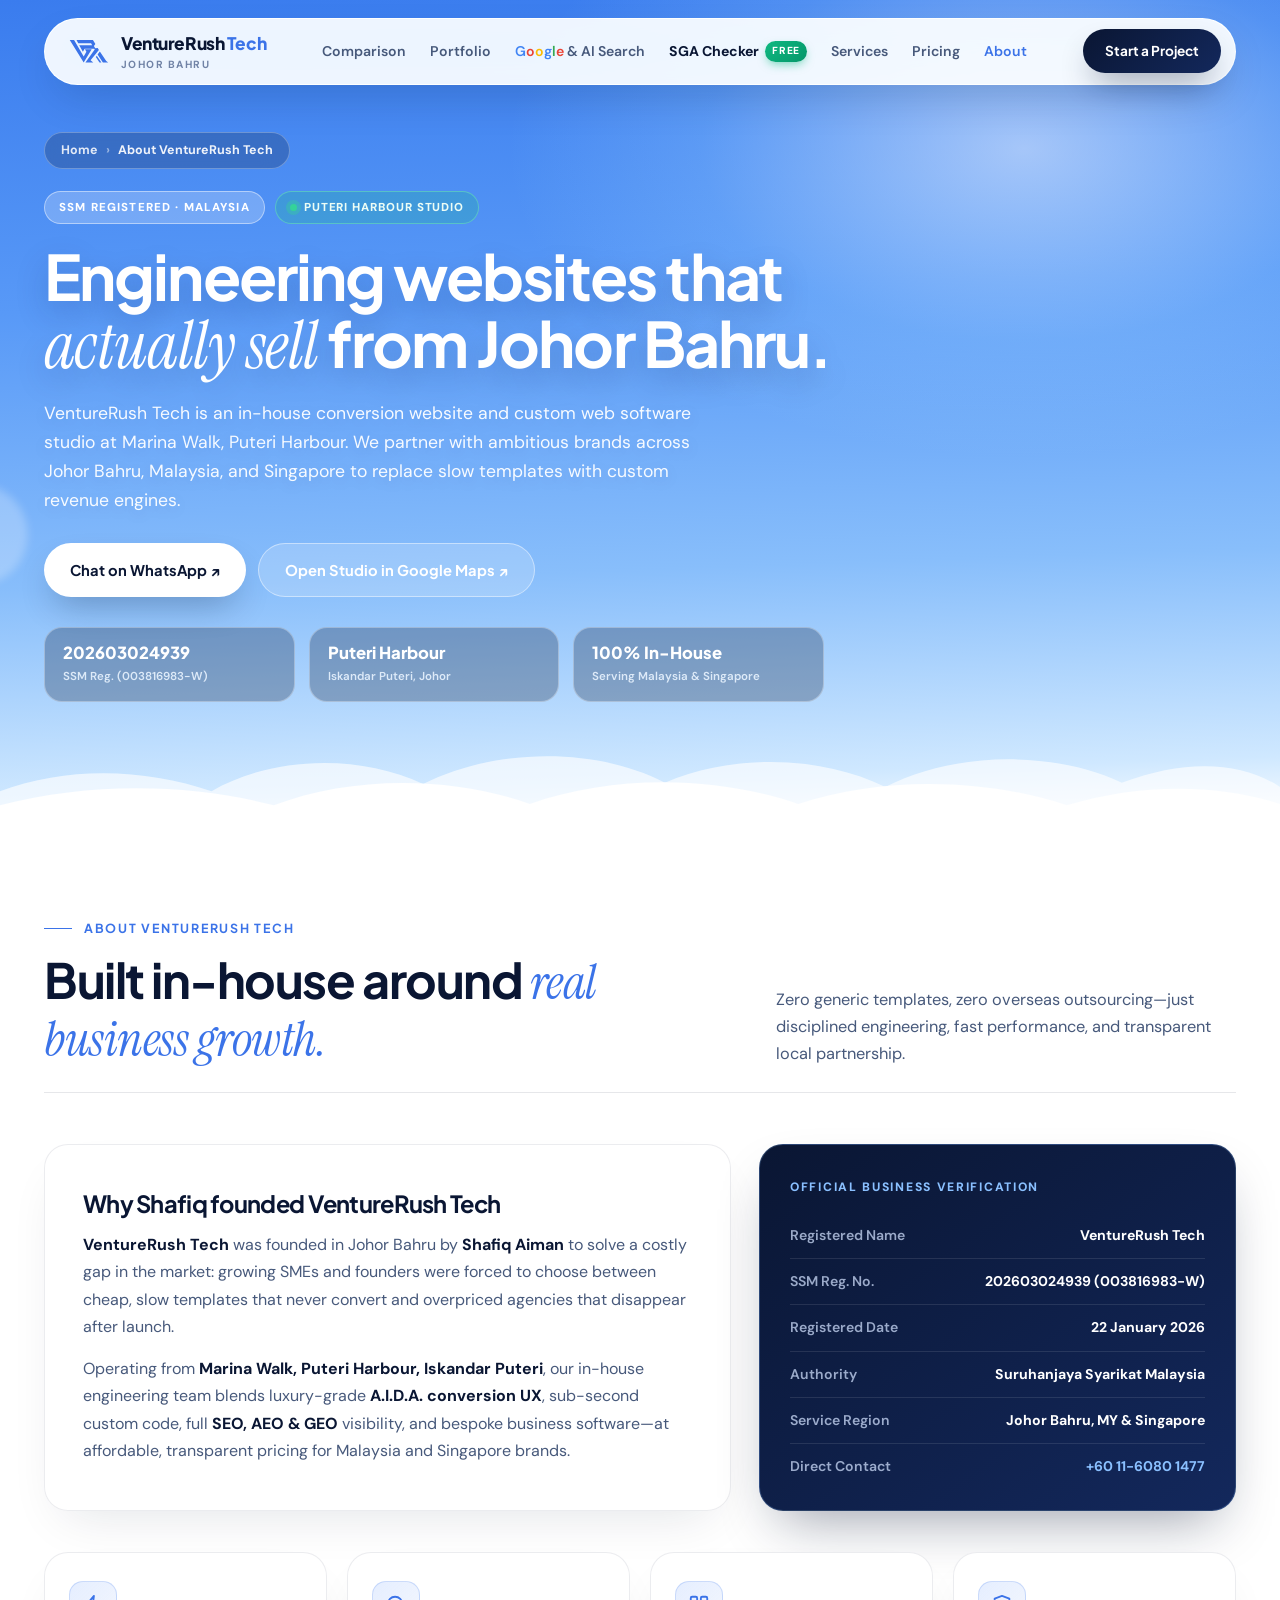
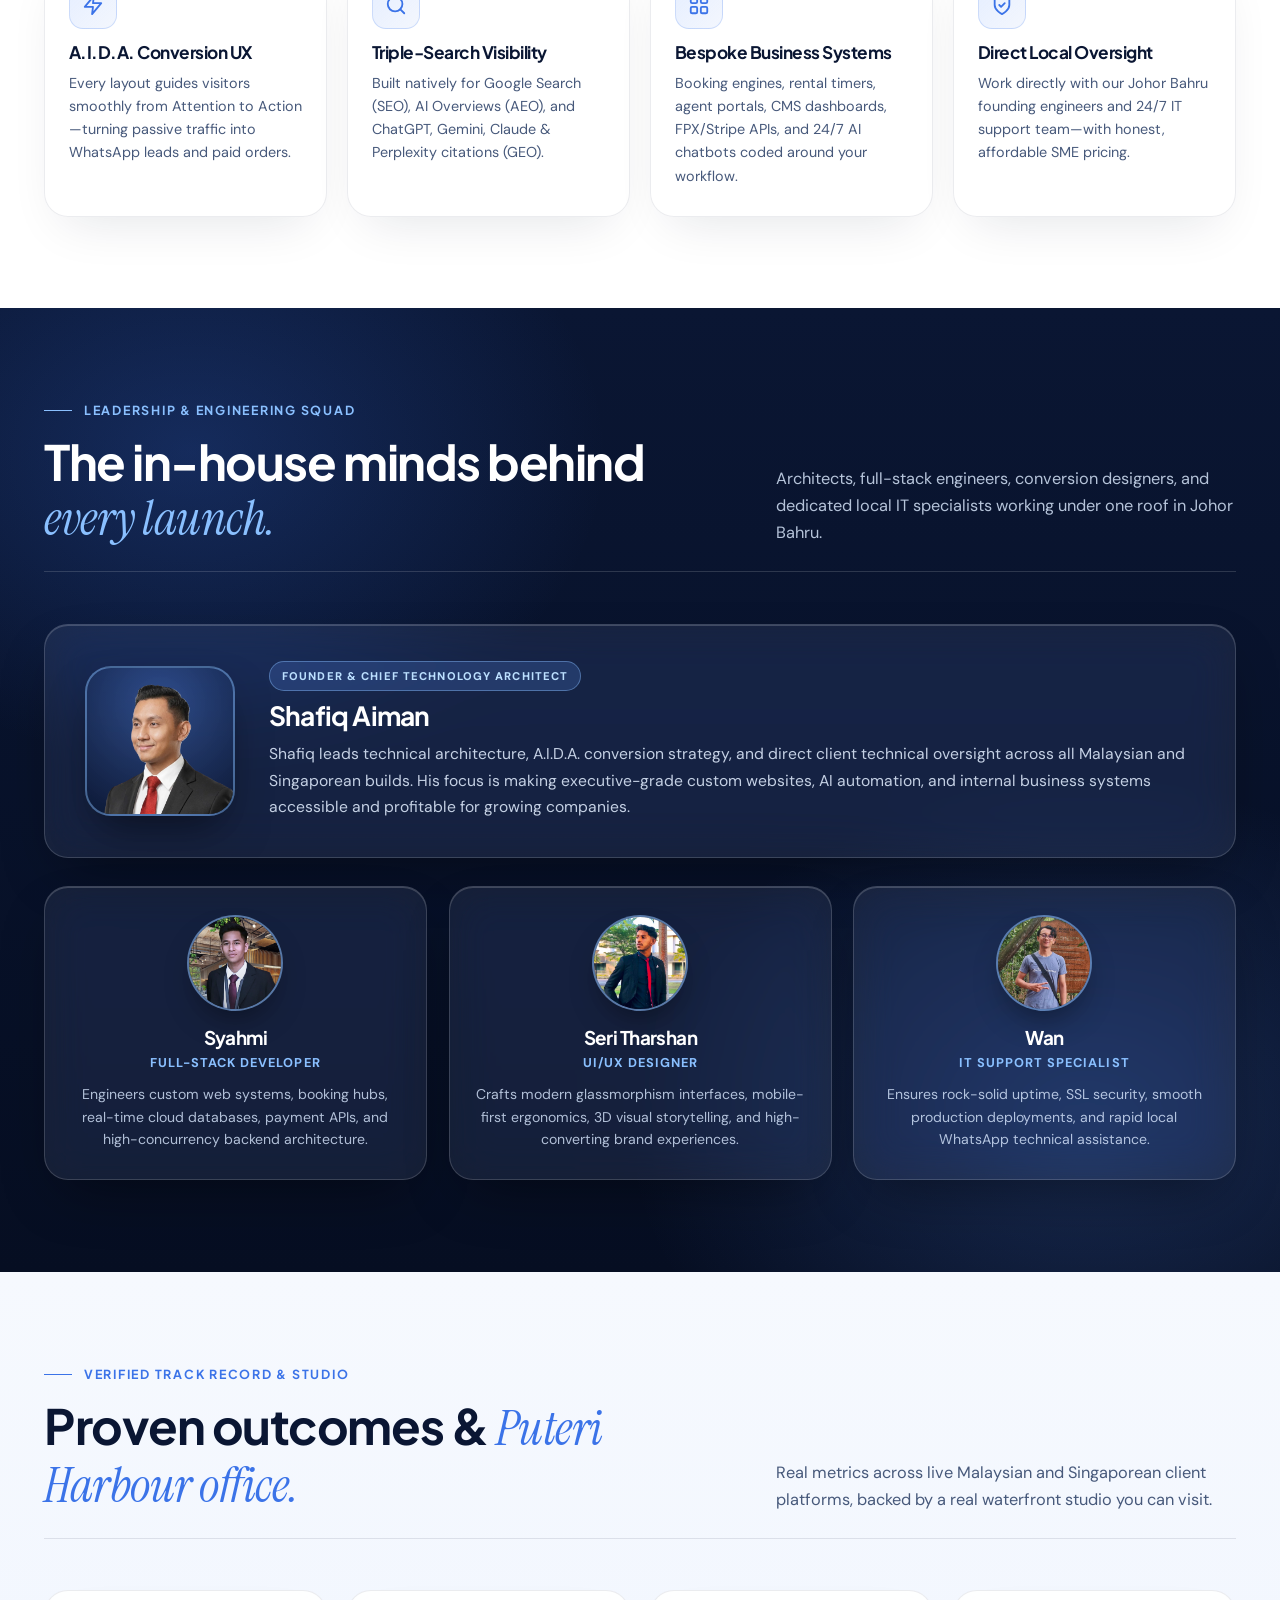
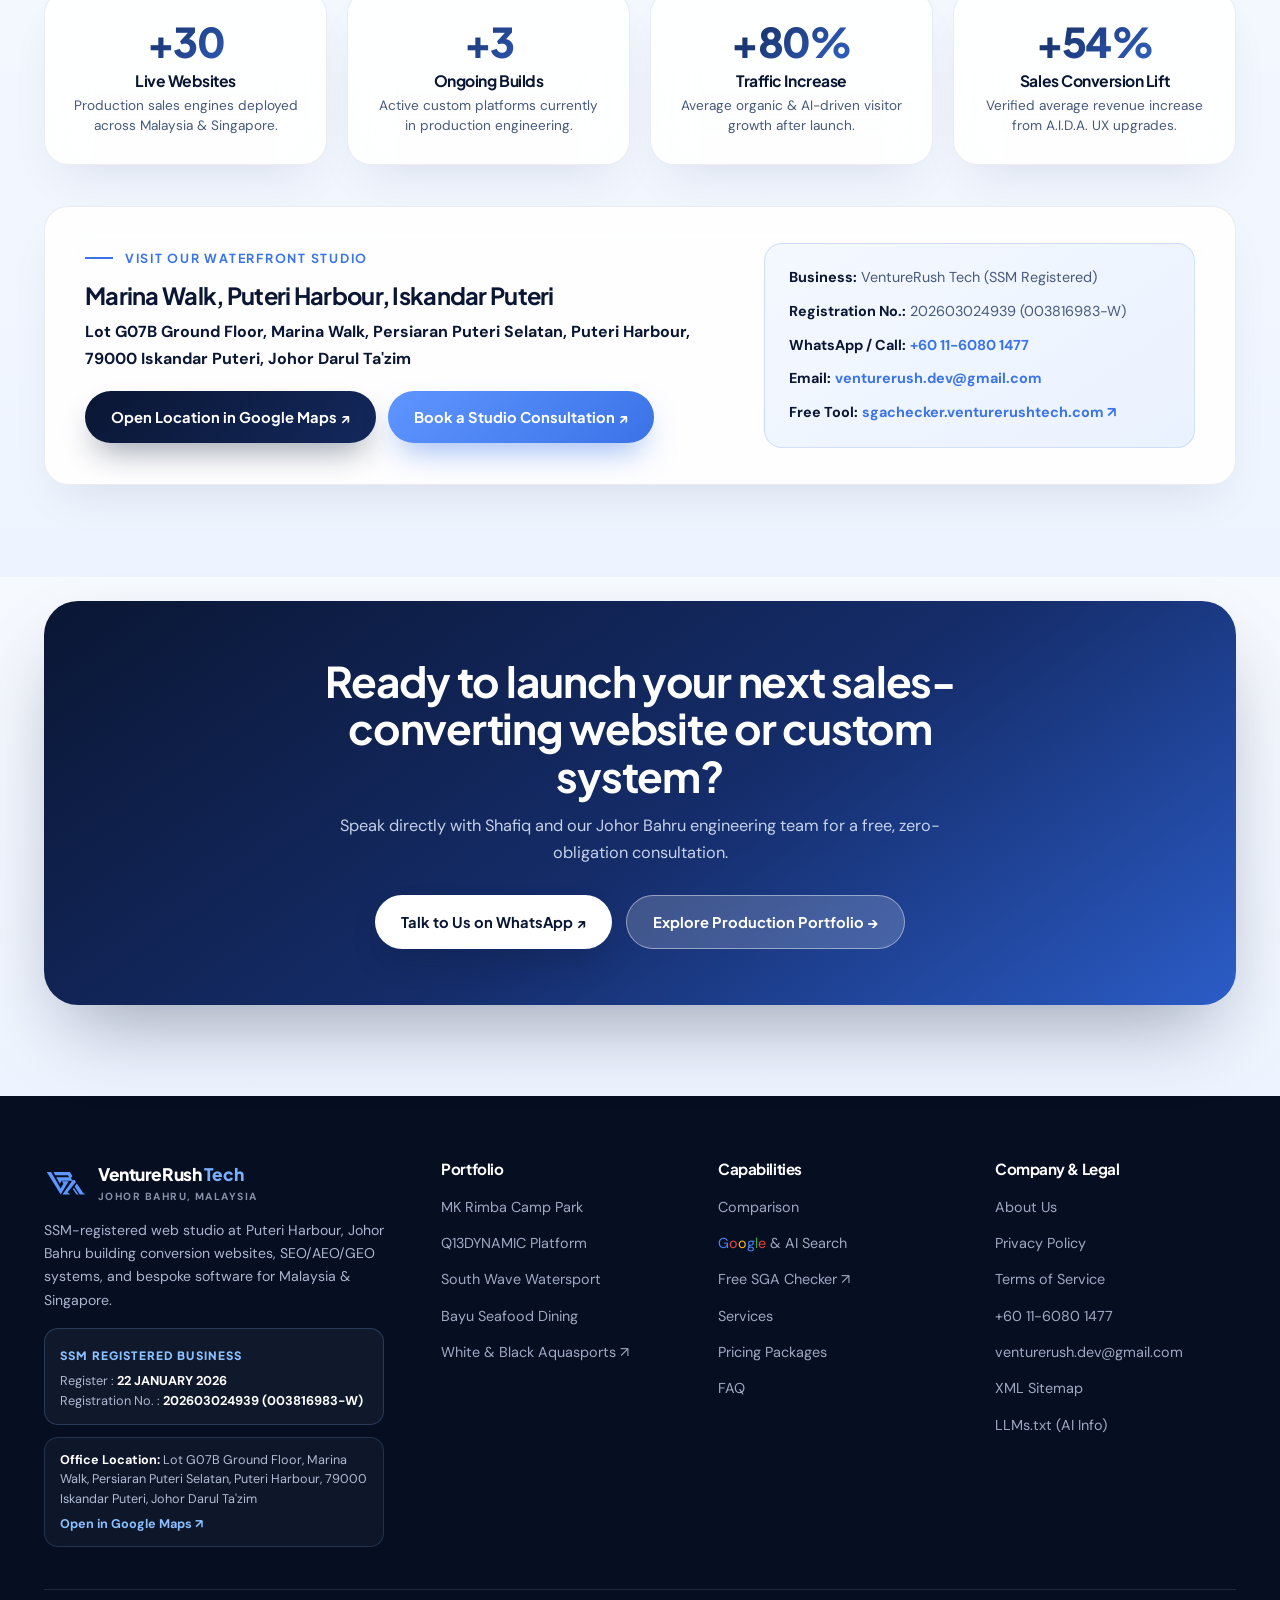
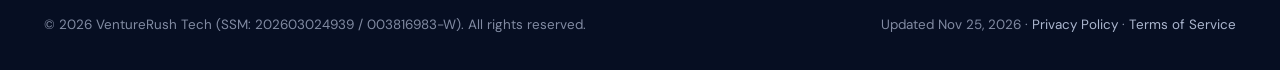
<file: about.html>
<!DOCTYPE html>
<html lang="en">
<head>
  <meta charset="UTF-8" />
  <meta name="viewport" content="width=device-width, initial-scale=1.0" />
  <meta name="theme-color" content="#0A1633" />
  <meta name="referrer" content="strict-origin-when-cross-origin" />
  <title>About VentureRush Tech — Johor Bahru Web &amp; System Studio</title>
  <meta name="description" content="Meet VentureRush Tech at Puteri Harbour, Iskandar Puteri, Johor. SSM-registered agency building conversion websites, custom systems &amp; SEO/AEO/GEO." />
  <meta name="author" content="Shafiq Aiman — VentureRush Tech" />
  <meta name="robots" content="index, follow, max-image-preview:large, max-snippet:-1" />
  <meta name="geo.region" content="MY-01" />
  <meta name="geo.placename" content="Puteri Harbour, Iskandar Puteri, Johor Bahru, Malaysia" />
  <meta name="geo.position" content="1.4167;103.6562" />
  <meta name="ICBM" content="1.4167, 103.6562" />

  <link rel="canonical" href="https://venturerushtech.com/about.html" />
  <link rel="alternate" hreflang="en-MY" href="https://venturerushtech.com/about.html" />
  <link rel="alternate" hreflang="en-SG" href="https://venturerushtech.com/about.html" />
  <link rel="alternate" hreflang="x-default" href="https://venturerushtech.com/about.html" />
  <link rel="alternate" type="application/rss+xml" title="VentureRush Tech RSS Feed" href="https://venturerushtech.com/feed.xml" />
  <link rel="sitemap" type="application/xml" title="Sitemap" href="https://venturerushtech.com/sitemap.xml" />
  <link rel="alternate" type="text/plain" title="LLMs Summary (GEO)" href="https://venturerushtech.com/llms.txt" />
  <link rel="icon" type="image/x-icon" href="favicon.ico" />
  <link rel="apple-touch-icon" href="image/vrLogoBlue.png" />
  <link rel="manifest" href="site.webmanifest" />

  <meta property="og:type" content="website" />
  <meta property="og:url" content="https://venturerushtech.com/about.html" />
  <meta property="og:site_name" content="VentureRush Tech" />
  <meta property="og:locale" content="en_MY" />
  <meta property="og:title" content="About VentureRush Tech — Johor Bahru Web &amp; System Studio" />
  <meta property="og:description" content="SSM-registered conversion website &amp; custom software studio located at Marina Walk, Puteri Harbour, Iskandar Puteri, Johor serving Malaysia &amp; Singapore." />
  <meta property="og:image" content="https://venturerushtech.com/image/vrLogoBlue.png" />
  <meta name="twitter:card" content="summary_large_image" />
  <meta name="twitter:title" content="About VentureRush Tech — Johor Bahru Web &amp; System Studio" />
  <meta name="twitter:description" content="In-house conversion website &amp; custom software studio at Puteri Harbour, Johor serving Malaysia and Singapore." />
  <meta name="twitter:image" content="https://venturerushtech.com/image/vrLogoBlue.png" />

  <script type="application/ld+json">
  {
    "@context": "https://schema.org",
    "@graph": [
      {
        "@type": "BreadcrumbList",
        "itemListElement": [
          { "@type": "ListItem", "position": 1, "name": "Home", "item": "https://venturerushtech.com/" },
          { "@type": "ListItem", "position": 2, "name": "About VentureRush Tech", "item": "https://venturerushtech.com/about.html" }
        ]
      },
      {
        "@type": "AboutPage",
        "@id": "https://venturerushtech.com/about.html#webpage",
        "url": "https://venturerushtech.com/about.html",
        "name": "About VentureRush Tech — Johor Bahru Web & System Studio",
        "datePublished": "2026-01-22",
        "dateModified": "2026-11-25",
        "mainEntity": {
          "@type": ["Organization", "LocalBusiness"],
          "@id": "https://venturerushtech.com/#organization",
          "name": "VentureRush Tech",
          "legalName": "VentureRush Tech",
          "url": "https://venturerushtech.com/",
          "foundingDate": "2026-01-22",
          "identifier": {
            "@type": "PropertyValue",
            "propertyID": "SSM Registration Number (Malaysia)",
            "value": "202603024939 (003816983-W)"
          },
          "telephone": "+601160801477",
          "email": "venturerush.dev@gmail.com",
          "hasMap": "https://share.google/MA5YDAoHIj4BjmYKA",
          "address": {
            "@type": "PostalAddress",
            "streetAddress": "Lot G07B Ground Floor, Marina Walk, Persiaran Puteri Selatan, Puteri Harbour",
            "addressLocality": "Iskandar Puteri",
            "addressRegion": "Johor Darul Ta'zim",
            "postalCode": "79000",
            "addressCountry": "MY"
          },
          "geo": { "@type": "GeoCoordinates", "latitude": 1.4167, "longitude": 103.6562 }
        }
      }
    ]
  }
  </script>

  <link rel="preconnect" href="https://fonts.googleapis.com" />
  <link rel="preconnect" href="https://fonts.gstatic.com" crossorigin />
  <link href="https://fonts.googleapis.com/css2?family=DM+Sans:opsz,wght@9..40,400;9..40,500;9..40,600;9..40,700&family=Instrument+Serif:ital@0;1&family=Plus+Jakarta+Sans:wght@600;700;800&display=swap" rel="stylesheet" />
  <link rel="stylesheet" href="subpages.css" />
</head>
<body>
  <a href="#main-content" class="skip-link">Skip to main content</a>

  <!-- ==================== FLOATING FROSTED GLASS NAVBAR ==================== -->
  <header class="navbar">
    <div class="container">
      <nav class="nav-bar" aria-label="Primary Navigation">
        <a href="index.html" class="brand-link" aria-label="VentureRush Tech Home">
          <svg class="brand-logo" viewBox="0 0 260 175" fill="none" xmlns="http://www.w3.org/2000/svg">
            <path d="M16 18H43L103 122L120 92L111 76H153L103 160L16 18Z" fill="#3B73E8"/>
            <path d="M58 18H161L176 44L167 57L175 71L191 69L198 81L146 146L163 160H114L172 78L169 73H109L98 92L75 51H156L149 39H69L58 18Z" fill="#3B73E8"/>
            <path d="M204 90L244 150L256 160H223L190 109L204 90Z" fill="#3B73E8"/>
            <path d="M185 117L214 160H202L179 125L185 117Z" fill="#3B73E8"/>
          </svg>
          <div>
            <span class="brand-name">VentureRush <span>Tech</span></span>
            <span class="brand-city">Johor Bahru</span>
          </div>
        </a>

        <ul class="nav-links">
          <li><a href="index.html#growth-proof">Comparison</a></li>
          <li><a href="index.html#portfolio">Portfolio</a></li>
          <li><a href="index.html#visibility"><span class="google-brand"><span class="gb-b">G</span><span class="gb-r">o</span><span class="gb-y">o</span><span class="gb-b">g</span><span class="gb-g">l</span><span class="gb-r">e</span></span> &amp; AI Search</a></li>
          <li><a href="index.html#sga-checker" class="nav-sga-link">SGA Checker <span class="nav-free-pill">FREE</span></a></li>
          <li><a href="index.html#systems">Services</a></li>
          <li><a href="index.html#pricing">Pricing</a></li>
          <li><a href="about.html" class="active" aria-current="page">About</a></li>
        </ul>

        <a href="index.html#contact" class="btn btn-navy nav-cta">Start a Project</a>

        <button class="menu-btn" id="menuBtn" aria-label="Open Menu">
          <svg width="20" height="20" viewBox="0 0 24 24" fill="none" stroke="currentColor" stroke-width="2.2" stroke-linecap="round">
            <line x1="3" y1="7" x2="21" y2="7"/><line x1="3" y1="12" x2="21" y2="12"/><line x1="3" y1="17" x2="21" y2="17"/>
          </svg>
        </button>
      </nav>
    </div>
  </header>

  <div class="mobile-drawer" id="mobileDrawer">
    <a href="index.html">Home</a>
    <a href="index.html#portfolio">Portfolio</a>
    <a href="index.html#sga-checker">SGA Checker (FREE)</a>
    <a href="index.html#systems">Services &amp; Pricing</a>
    <a href="about.html">About Us</a>
    <a href="privacy-policy.html">Privacy Policy</a>
    <a href="terms-of-service.html">Terms of Service</a>
    <a href="index.html#contact" class="btn btn-navy">Start a Project</a>
  </div>

  <main id="main-content">
    <!-- ==================== SUNLIT SKY-CLOUD HERO ==================== -->
    <section class="sub-hero">
      <div class="cloud-sky" aria-hidden="true">
        <svg class="fly-cloud cloud-1" viewBox="0 0 420 160" fill="none"><path d="M56 142H362C390 142 412 120 412 94C412 69 393 49 368 47C359 20 332 2 301 2C271 2 245 20 236 45C224 35 209 29 192 29C158 29 130 55 128 87C120 83 111 81 101 81C71 81 47 104 47 132C47 137 51 142 56 142Z" fill="#FFFFFF"/></svg>
        <svg class="fly-cloud cloud-2" viewBox="0 0 480 180" fill="none"><path d="M54 162H426C456 162 476 138 476 110C476 82 454 60 426 58C414 24 381 2 342 2C306 2 275 23 263 54C249 42 231 36 211 36C171 36 138 66 134 104C126 99 116 97 105 97C72 97 46 123 46 154C46 158 49 162 54 162Z" fill="#FFFFFF"/></svg>
        <svg class="fly-cloud cloud-3" viewBox="0 0 360 140" fill="none"><path d="M48 124H314C338 124 354 106 354 84C354 63 338 46 316 44C307 20 284 4 257 4C231 4 209 20 201 41C190 32 177 27 162 27C133 27 109 49 107 77C100 73 92 71 83 71C57 71 38 91 38 115C38 120 42 124 48 124Z" fill="#FFFFFF"/></svg>
        <svg class="fly-cloud cloud-4" viewBox="0 0 520 190" fill="none"><path d="M62 172H458C490 172 512 146 512 116C512 87 489 63 459 61C446 25 411 2 370 2C332 2 299 24 286 57C271 45 252 38 230 38C188 38 153 70 149 110C140 105 130 102 118 102C83 102 55 129 55 162C55 167 58 172 62 172Z" fill="#FFFFFF"/></svg>
        <svg class="fly-cloud cloud-5" viewBox="0 0 300 120" fill="none"><path d="M40 106H262C281 106 294 91 294 73C294 55 280 41 262 39C255 19 236 5 213 5C192 5 174 18 167 36C158 28 147 24 134 24C110 24 90 42 88 66C82 63 75 61 68 61C47 61 31 78 31 98C31 102 35 106 40 106Z" fill="#FFFFFF"/></svg>
      </div>

      <div class="container">
        <div class="sub-hero-inner">
          <div class="hero-breadcrumb anim-reveal">
            <a href="index.html">Home</a>
            <span class="sep">›</span>
            <span>About VentureRush Tech</span>
          </div>

          <div class="hero-badges-row anim-reveal">
            <span class="hero-cat-pill">SSM Registered · Malaysia</span>
            <span class="hero-status-pill">Puteri Harbour Studio</span>
          </div>

          <h1 class="kinetic-heading anim-reveal">
            <span class="kinetic-line">Engineering websites that <span class="serif-accent">actually sell</span> from Johor Bahru.</span>
          </h1>

          <p class="hero-lead anim-reveal stagger-1">
            VentureRush Tech is an in-house conversion website and custom web software studio at Marina Walk, Puteri Harbour. We partner with ambitious brands across Johor Bahru, Malaysia, and Singapore to replace slow templates with custom revenue engines.
          </p>

          <div class="hero-actions anim-reveal stagger-2">
            <a href="https://wa.me/601160801477" target="_blank" rel="noopener noreferrer" class="btn btn-white">
              Chat on WhatsApp ↗
            </a>
            <a href="https://share.google/MA5YDAoHIj4BjmYKA" target="_blank" rel="noopener noreferrer" class="btn btn-hero-glass">
              Open Studio in Google Maps ↗
            </a>
          </div>

          <div class="hero-stats anim-reveal stagger-3">
            <div class="hero-stat">
              <strong>202603024939</strong>
              <span>SSM Reg. (003816983-W)</span>
            </div>
            <div class="hero-stat">
              <strong>Puteri Harbour</strong>
              <span>Iskandar Puteri, Johor</span>
            </div>
            <div class="hero-stat">
              <strong>100% In-House</strong>
              <span>Serving Malaysia &amp; Singapore</span>
            </div>
          </div>
        </div>
      </div>

      <div class="hero-cloud-horizon" aria-hidden="true">
        <svg viewBox="0 0 1440 130" fill="none" preserveAspectRatio="none" style="width:100%;height:92px;">
          <path d="M0 130V78C76 42 164 46 238 78C304 30 402 24 476 68C554 18 668 14 748 66C826 24 924 28 996 72C1074 22 1184 20 1262 66C1334 32 1396 36 1440 72V130H0Z" fill="#FFFFFF" fill-opacity="0.65"/>
          <path d="M0 130V98C104 64 216 68 308 98C394 56 508 56 596 96C690 54 806 56 898 96C994 56 1110 60 1200 98C1284 66 1370 68 1440 96V130H0Z" fill="#FFFFFF"/>
        </svg>
      </div>
    </section>

    <!-- ==================== WHO WE ARE & FOUR PILLARS ==================== -->
    <section class="section-pad">
      <div class="container">
        <div class="editorial-head anim-reveal">
          <div>
            <div class="index-line">About VentureRush Tech</div>
            <h2 class="kinetic-heading">
              <span class="kinetic-line">Built in-house around <span class="serif-accent" style="color:var(--blue);">real business growth.</span></span>
            </h2>
          </div>
          <p>Zero generic templates, zero overseas outsourcing—just disciplined engineering, fast performance, and transparent local partnership.</p>
        </div>

        <div class="story-grid">
          <div class="glass-card-light story-card anim-reveal stagger-1">
            <h3>Why Shafiq founded VentureRush Tech</h3>
            <p>
              <strong>VentureRush Tech</strong> was founded in Johor Bahru by <strong>Shafiq Aiman</strong> to solve a costly gap in the market: growing SMEs and founders were forced to choose between cheap, slow templates that never convert and overpriced agencies that disappear after launch.
            </p>
            <p>
              Operating from <strong>Marina Walk, Puteri Harbour, Iskandar Puteri</strong>, our in-house engineering team blends luxury-grade <strong>A.I.D.A. conversion UX</strong>, sub-second custom code, full <strong>SEO, AEO &amp; GEO</strong> visibility, and bespoke business software—at affordable, transparent pricing for Malaysia and Singapore brands.
            </p>
          </div>

          <aside class="spec-sheet-card anim-reveal stagger-2" aria-label="Official Company Specifications">
            <div>
              <div class="spec-sheet-title">Official Business Verification</div>
              <div class="spec-row">
                <span class="spec-label">Registered Name</span>
                <span class="spec-val">VentureRush Tech</span>
              </div>
              <div class="spec-row">
                <span class="spec-label">SSM Reg. No.</span>
                <span class="spec-val">202603024939 (003816983-W)</span>
              </div>
              <div class="spec-row">
                <span class="spec-label">Registered Date</span>
                <span class="spec-val"><time datetime="2026-01-22">22 January 2026</time></span>
              </div>
              <div class="spec-row">
                <span class="spec-label">Authority</span>
                <span class="spec-val">Suruhanjaya Syarikat Malaysia</span>
              </div>
              <div class="spec-row">
                <span class="spec-label">Service Region</span>
                <span class="spec-val">Johor Bahru, MY &amp; Singapore</span>
              </div>
              <div class="spec-row">
                <span class="spec-label">Direct Contact</span>
                <span class="spec-val"><a href="https://wa.me/601160801477" target="_blank" rel="noopener noreferrer">+60 11-6080 1477</a></span>
              </div>
            </div>
          </aside>
        </div>

        <div class="pillars-grid">
          <div class="glass-card-light hover-lift pillar-card anim-reveal stagger-1">
            <div class="pillar-ico" aria-hidden="true">
              <svg width="22" height="22" viewBox="0 0 24 24" fill="none" stroke="currentColor" stroke-width="2" stroke-linecap="round" stroke-linejoin="round"><polygon points="13 2 3 14 12 14 11 22 21 10 12 10 13 2"/></svg>
            </div>
            <h3>A.I.D.A. Conversion UX</h3>
            <p>Every layout guides visitors smoothly from Attention to Action—turning passive traffic into WhatsApp leads and paid orders.</p>
          </div>

          <div class="glass-card-light hover-lift pillar-card anim-reveal stagger-2">
            <div class="pillar-ico" aria-hidden="true">
              <svg width="22" height="22" viewBox="0 0 24 24" fill="none" stroke="currentColor" stroke-width="2" stroke-linecap="round" stroke-linejoin="round"><circle cx="11" cy="11" r="8"/><path d="m21 21-4.3-4.3"/></svg>
            </div>
            <h3>Triple-Search Visibility</h3>
            <p>Built natively for Google Search (SEO), AI Overviews (AEO), and ChatGPT, Gemini, Claude &amp; Perplexity citations (GEO).</p>
          </div>

          <div class="glass-card-light hover-lift pillar-card anim-reveal stagger-3">
            <div class="pillar-ico" aria-hidden="true">
              <svg width="22" height="22" viewBox="0 0 24 24" fill="none" stroke="currentColor" stroke-width="2" stroke-linecap="round" stroke-linejoin="round"><rect x="3" y="3" width="7" height="7" rx="1.5"/><rect x="14" y="3" width="7" height="7" rx="1.5"/><rect x="3" y="14" width="7" height="7" rx="1.5"/><rect x="14" y="14" width="7" height="7" rx="1.5"/></svg>
            </div>
            <h3>Bespoke Business Systems</h3>
            <p>Booking engines, rental timers, agent portals, CMS dashboards, FPX/Stripe APIs, and 24/7 AI chatbots coded around your workflow.</p>
          </div>

          <div class="glass-card-light hover-lift pillar-card anim-reveal stagger-4">
            <div class="pillar-ico" aria-hidden="true">
              <svg width="22" height="22" viewBox="0 0 24 24" fill="none" stroke="currentColor" stroke-width="2" stroke-linecap="round" stroke-linejoin="round"><path d="M12 22s8-4 8-10V5l-8-3-8 3v7c0 6 8 10 8 10z"/><path d="m9 12 2 2 4-4"/></svg>
            </div>
            <h3>Direct Local Oversight</h3>
            <p>Work directly with our Johor Bahru founding engineers and 24/7 IT support team—with honest, affordable SME pricing.</p>
          </div>
        </div>
      </div>
    </section>

    <!-- ==================== DEEP NAVY GLASS: LEADERSHIP & TEAM ==================== -->
    <section class="section-pad navy-section">
      <div class="container">
        <div class="editorial-head on-dark anim-reveal">
          <div>
            <div class="index-line">Leadership &amp; Engineering Squad</div>
            <h2 class="kinetic-heading">
              <span class="kinetic-line">The in-house minds behind <span class="serif-accent" style="color:#8AC0FF;">every launch.</span></span>
            </h2>
          </div>
          <p>Architects, full-stack engineers, conversion designers, and dedicated local IT specialists working under one roof in Johor Bahru.</p>
        </div>

        <div class="glass-card-navy founder-feature anim-reveal">
          <div class="founder-avatar-frame">
            <img src="image/founder1.webp" alt="Shafiq Aiman — Founder and Chief Technology Architect at VentureRush Tech" width="1024" height="1024" srcset="image/founder1.webp 1x, image/founder1.webp 2x" loading="lazy" decoding="async" />
          </div>
          <div>
            <span class="role-tag">Founder &amp; Chief Technology Architect</span>
            <h3>Shafiq Aiman</h3>
            <p>
              Shafiq leads technical architecture, A.I.D.A. conversion strategy, and direct client technical oversight across all Malaysian and Singaporean builds. His focus is making executive-grade custom websites, AI automation, and internal business systems accessible and profitable for growing companies.
            </p>
          </div>
        </div>

        <div class="team-grid">
          <div class="glass-card-navy team-card anim-reveal stagger-1">
            <div class="team-avatar">
              <img src="image/tm2.webp" alt="Syahmi — Full-Stack Developer at VentureRush Tech" width="2245" height="1258" srcset="image/tm2.webp 1x, image/tm2.webp 2x" loading="lazy" decoding="async" />
            </div>
            <h3>Syahmi</h3>
            <div class="team-role">Full-Stack Developer</div>
            <p>Engineers custom web systems, booking hubs, real-time cloud databases, payment APIs, and high-concurrency backend architecture.</p>
          </div>

          <div class="glass-card-navy team-card anim-reveal stagger-2">
            <div class="team-avatar">
              <img src="image/tm3.webp" alt="Seri Tharshan — UI/UX Designer at VentureRush Tech" width="810" height="654" srcset="image/tm3.webp 1x, image/tm3.webp 2x" loading="lazy" decoding="async" />
            </div>
            <h3>Seri Tharshan</h3>
            <div class="team-role">UI/UX Designer</div>
            <p>Crafts modern glassmorphism interfaces, mobile-first ergonomics, 3D visual storytelling, and high-converting brand experiences.</p>
          </div>

          <div class="glass-card-navy team-card anim-reveal stagger-3">
            <div class="team-avatar">
              <img src="image/tm4.webp" alt="Wan — IT Support Specialist at VentureRush Tech" width="766" height="675" srcset="image/tm4.webp 1x, image/tm4.webp 2x" loading="lazy" decoding="async" />
            </div>
            <h3>Wan</h3>
            <div class="team-role">IT Support Specialist</div>
            <p>Ensures rock-solid uptime, SSL security, smooth production deployments, and rapid local WhatsApp technical assistance.</p>
          </div>
        </div>
      </div>
    </section>

    <!-- ==================== VERIFIED TRACK RECORD & STUDIO LOCATION ==================== -->
    <section class="section-pad bg-soft">
      <div class="container">
        <div class="editorial-head anim-reveal">
          <div>
            <div class="index-line">Verified Track Record &amp; Studio</div>
            <h2 class="kinetic-heading">
              <span class="kinetic-line">Proven outcomes &amp; <span class="serif-accent" style="color:var(--blue);">Puteri Harbour office.</span></span>
            </h2>
          </div>
          <p>Real metrics across live Malaysian and Singaporean client platforms, backed by a real waterfront studio you can visit.</p>
        </div>

        <div class="impact-grid">
          <div class="glass-card-light hover-lift impact-card anim-reveal stagger-1">
            <div class="impact-num"><span class="counter" data-target="37" data-prefix="+" data-suffix="">+0</span></div>
            <h3>Live Websites</h3>
            <p>Production sales engines deployed across Malaysia &amp; Singapore.</p>
          </div>
          <div class="glass-card-light hover-lift impact-card anim-reveal stagger-2">
            <div class="impact-num"><span class="counter" data-target="4" data-prefix="+" data-suffix="">+0</span></div>
            <h3>Ongoing Builds</h3>
            <p>Active custom platforms currently in production engineering.</p>
          </div>
          <div class="glass-card-light hover-lift impact-card anim-reveal stagger-3">
            <div class="impact-num"><span class="counter" data-target="100" data-prefix="+" data-suffix="%">+0%</span></div>
            <h3>Traffic Increase</h3>
            <p>Average organic &amp; AI-driven visitor growth after launch.</p>
          </div>
          <div class="glass-card-light hover-lift impact-card anim-reveal stagger-4">
            <div class="impact-num"><span class="counter" data-target="68" data-prefix="+" data-suffix="%">+0%</span></div>
            <h3>Sales Conversion Lift</h3>
            <p>Verified average revenue increase from A.I.D.A. UX upgrades.</p>
          </div>
        </div>

        <div class="glass-card-light location-banner anim-reveal">
          <div>
            <div class="index-line">Visit Our Waterfront Studio</div>
            <h3>Marina Walk, Puteri Harbour, Iskandar Puteri</h3>
            <p class="location-address">
              <strong>Lot G07B Ground Floor, Marina Walk, Persiaran Puteri Selatan, Puteri Harbour, 79000 Iskandar Puteri, Johor Darul Ta'zim</strong>
            </p>
            <div class="location-actions">
              <a href="https://share.google/MA5YDAoHIj4BjmYKA" target="_blank" rel="noopener noreferrer" class="btn btn-navy">
                Open Location in Google Maps ↗
              </a>
              <a href="https://wa.me/601160801477" target="_blank" rel="noopener noreferrer" class="btn btn-blue">
                Book a Studio Consultation ↗
              </a>
            </div>
          </div>
          <div class="location-meta-box">
            <div><strong>Business:</strong> VentureRush Tech (SSM Registered)</div>
            <div><strong>Registration No.:</strong> 202603024939 (003816983-W)</div>
            <div><strong>WhatsApp / Call:</strong> <a href="https://wa.me/601160801477" target="_blank" rel="noopener noreferrer">+60 11-6080 1477</a></div>
            <div><strong>Email:</strong> <a href="mailto:venturerush.dev@gmail.com">venturerush.dev@gmail.com</a></div>
            <div><strong>Free Tool:</strong> <a href="https://sgachecker.venturerushtech.com/" target="_blank" rel="noopener noreferrer">sgachecker.venturerushtech.com ↗</a></div>
          </div>
        </div>
      </div>
    </section>

    <!-- ==================== CTA BANNER ==================== -->
    <section class="cta-section bg-soft">
      <div class="container">
        <div class="cta-banner anim-reveal">
          <h2>Ready to launch your next sales-converting website or custom system?</h2>
          <p>Speak directly with Shafiq and our Johor Bahru engineering team for a free, zero-obligation consultation.</p>
          <div class="cta-banner-actions">
            <a href="https://wa.me/601160801477" target="_blank" rel="noopener noreferrer" class="btn btn-white">
              Talk to Us on WhatsApp ↗
            </a>
            <a href="index.html#portfolio" class="btn btn-hero-glass">
              Explore Production Portfolio →
            </a>
          </div>
        </div>
      </div>
    </section>
  </main>

  <!-- ==================== FOOTER ==================== -->
  <footer>
    <div class="container">
      <div class="footer-grid">
        <div>
          <a href="index.html" class="brand-link" style="color:#FFFFFF;margin-bottom:14px;">
            <svg class="brand-logo" viewBox="0 0 260 175" fill="none" xmlns="http://www.w3.org/2000/svg">
              <path d="M16 18H43L103 122L120 92L111 76H153L103 160L16 18Z" fill="#5E95FF"/>
              <path d="M58 18H161L176 44L167 57L175 71L191 69L198 81L146 146L163 160H114L172 78L169 73H109L98 92L75 51H156L149 39H69L58 18Z" fill="#5E95FF"/>
              <path d="M204 90L244 150L256 160H223L190 109L204 90Z" fill="#5E95FF"/>
              <path d="M185 117L214 160H202L179 125L185 117Z" fill="#5E95FF"/>
            </svg>
            <div>
              <span class="brand-name" style="color:#FFFFFF;">VentureRush <span style="color:#78AEFF;">Tech</span></span>
              <span class="brand-city" style="color:rgba(218,230,255,0.6);">Johor Bahru, Malaysia</span>
            </div>
          </a>
          <p style="font-size:0.88rem;max-width:340px;line-height:1.65;">
            SSM-registered web studio at Puteri Harbour, Johor Bahru building conversion websites, SEO/AEO/GEO systems, and bespoke software for Malaysia &amp; Singapore.
          </p>
          <div class="footer-ssm-box">
            <div class="footer-ssm-title">SSM Registered Business</div>
            <div class="footer-ssm-row">Register : <strong>22 JANUARY 2026</strong></div>
            <div class="footer-ssm-row">Registration No. : <strong>202603024939 (003816983-W)</strong></div>
          </div>
          <div class="footer-address-box">
            <div><strong>Office Location:</strong> Lot G07B Ground Floor, Marina Walk, Persiaran Puteri Selatan, Puteri Harbour, 79000 Iskandar Puteri, Johor Darul Ta'zim</div>
            <a href="https://share.google/MA5YDAoHIj4BjmYKA" target="_blank" rel="noopener noreferrer">Open in Google Maps ↗</a>
          </div>
        </div>

        <div class="footer-col">
          <h3 class="footer-col-title">Portfolio</h3>
          <ul>
            <li><a href="portfolio-mk-rimba.html">MK Rimba Camp Park</a></li>
            <li><a href="portfolio-q13dynamic.html">Q13DYNAMIC Platform</a></li>
            <li><a href="portfolio-southwave.html">South Wave Watersport</a></li>
            <li><a href="portfolio-bayu-seafood.html">Bayu Seafood Dining</a></li>
            <li><a href="https://wnbaquasports.venturerushtech.com/" target="_blank" rel="noopener noreferrer">White &amp; Black Aquasports ↗</a></li>
          </ul>
        </div>

        <div class="footer-col">
          <h3 class="footer-col-title">Capabilities</h3>
          <ul>
            <li><a href="index.html#growth-proof">Comparison</a></li>
            <li><a href="index.html#visibility"><span class="google-brand"><span class="gb-b">G</span><span class="gb-r">o</span><span class="gb-y">o</span><span class="gb-b">g</span><span class="gb-g">l</span><span class="gb-r">e</span></span> &amp; AI Search</a></li>
            <li><a href="https://sgachecker.venturerushtech.com/" target="_blank" rel="noopener noreferrer">Free SGA Checker ↗</a></li>
            <li><a href="index.html#systems">Services</a></li>
            <li><a href="index.html#pricing">Pricing Packages</a></li>
            <li><a href="index.html#faq">FAQ</a></li>
          </ul>
        </div>

        <div class="footer-col">
          <h3 class="footer-col-title">Company &amp; Legal</h3>
          <ul>
            <li><a href="about.html">About Us</a></li>
            <li><a href="privacy-policy.html">Privacy Policy</a></li>
            <li><a href="terms-of-service.html">Terms of Service</a></li>
            <li><a href="https://wa.me/601160801477" target="_blank" rel="noopener noreferrer">+60 11-6080 1477</a></li>
            <li><a href="mailto:venturerush.dev@gmail.com">venturerush.dev@gmail.com</a></li>
            <li><a href="sitemap.xml" target="_blank" rel="noopener">XML Sitemap</a></li>
            <li><a href="llms.txt" target="_blank" rel="noopener">LLMs.txt (AI Info)</a></li>
          </ul>
        </div>
      </div>

      <div class="footer-bottom">
        <span>© <span id="year"></span> VentureRush Tech (SSM: 202603024939 / 003816983-W). All rights reserved.</span>
        <span>Updated <time datetime="2026-11-25">Nov 25, 2026</time> · <a href="privacy-policy.html">Privacy Policy</a> · <a href="terms-of-service.html">Terms of Service</a></span>
      </div>
    </div>
  </footer>

  <script src="subpages.js" defer></script>
</body>
</html>
</file>
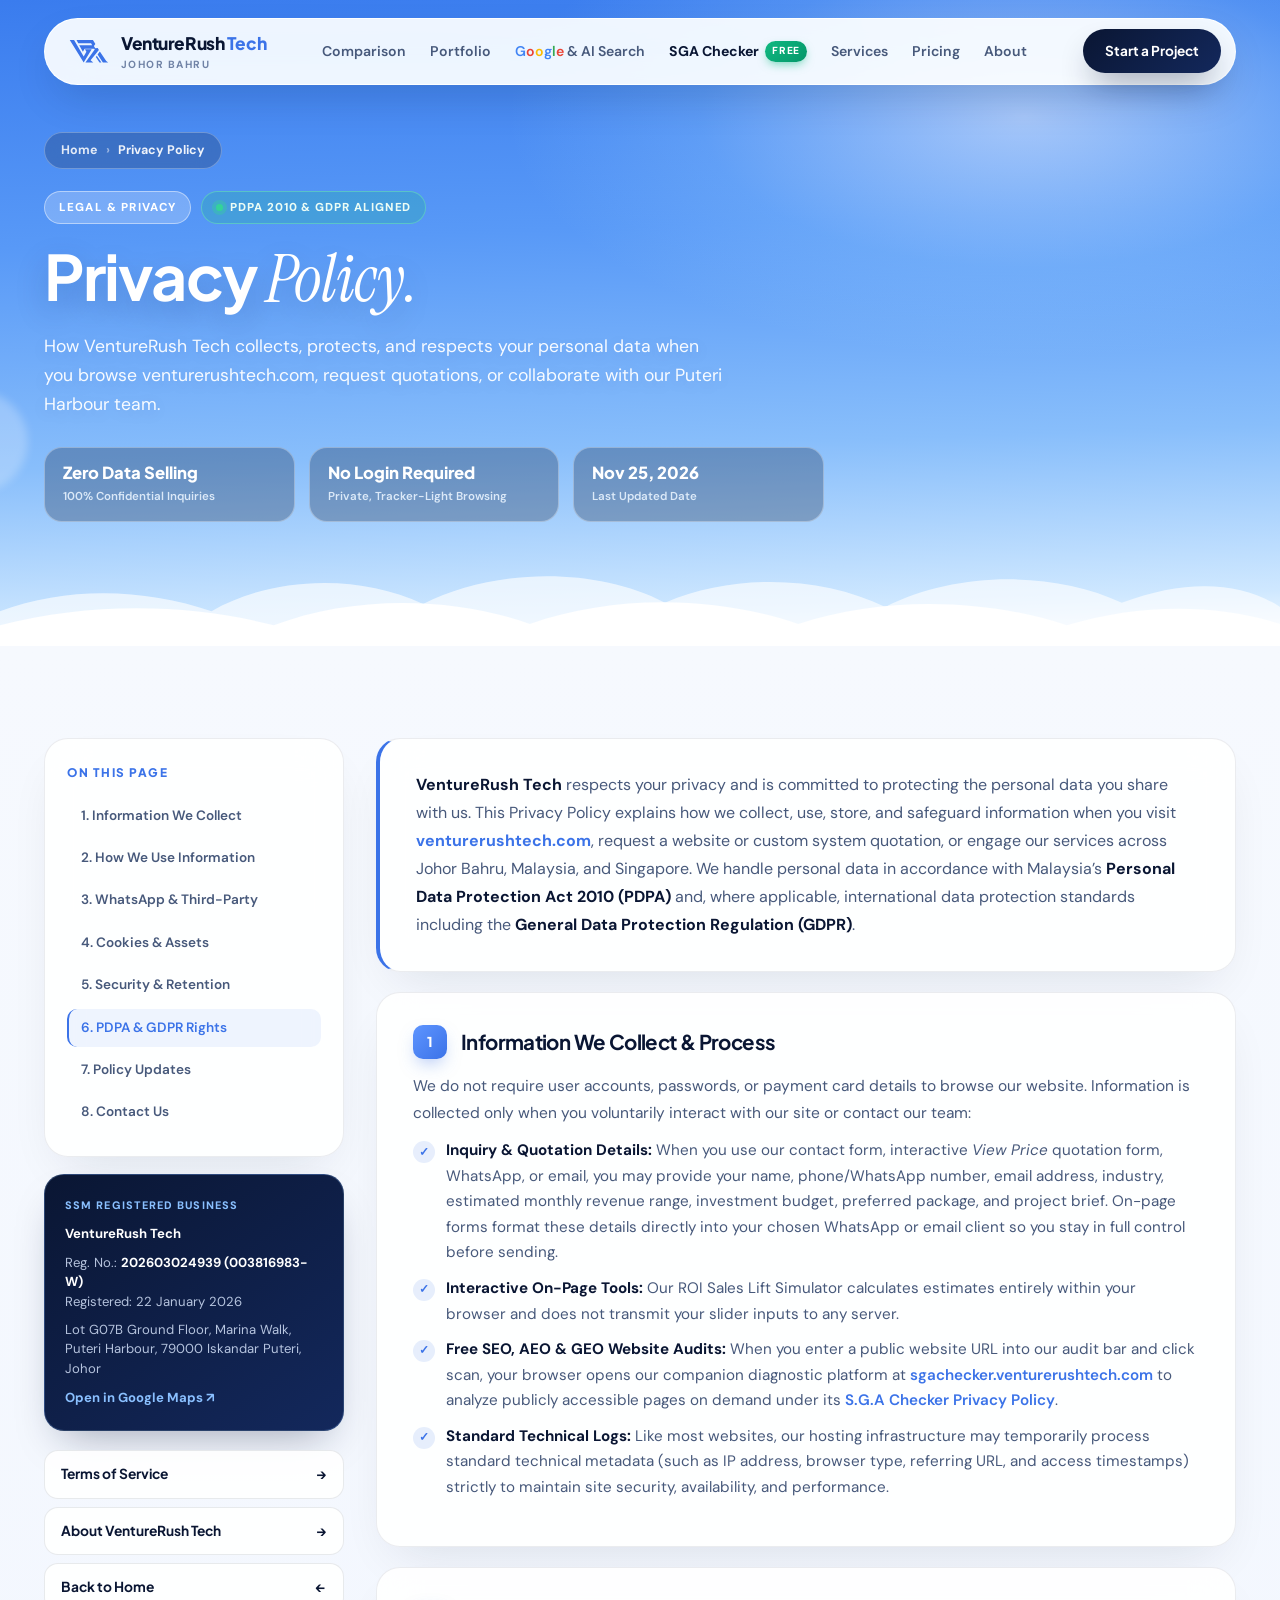
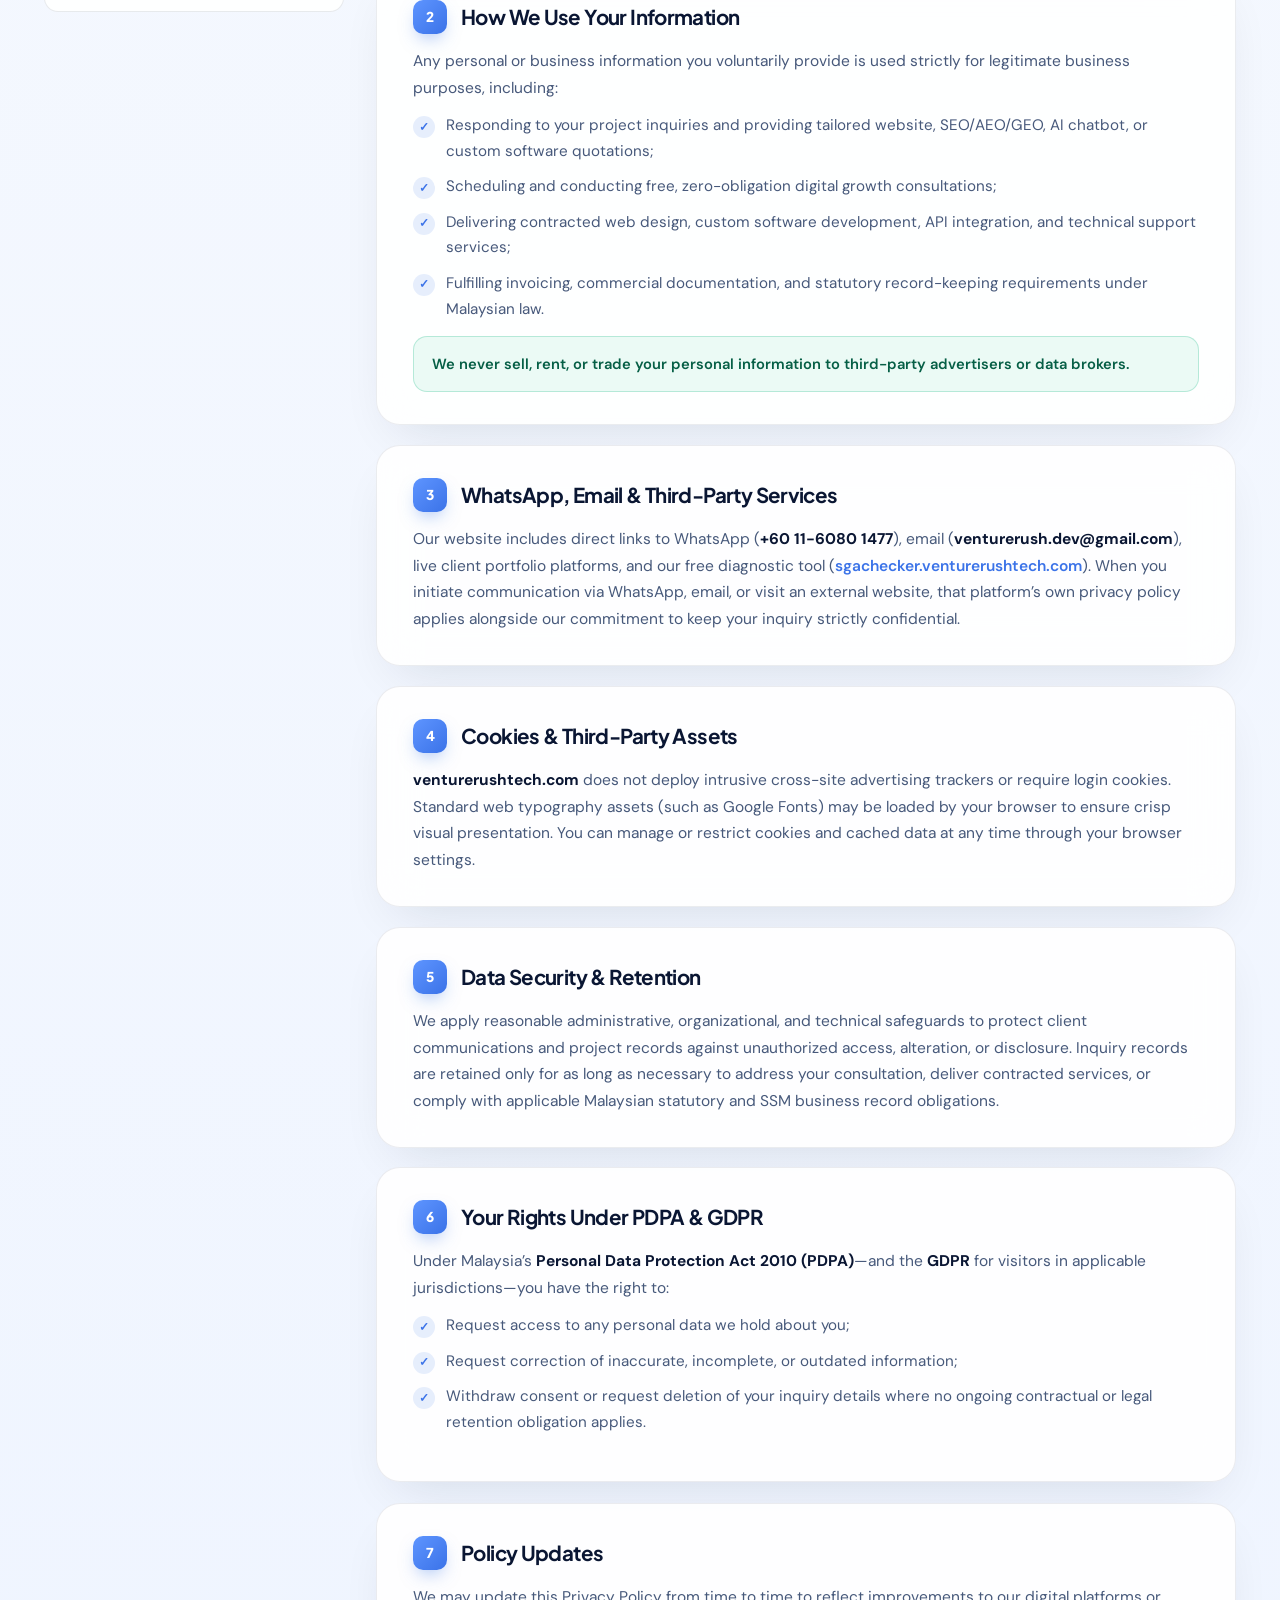
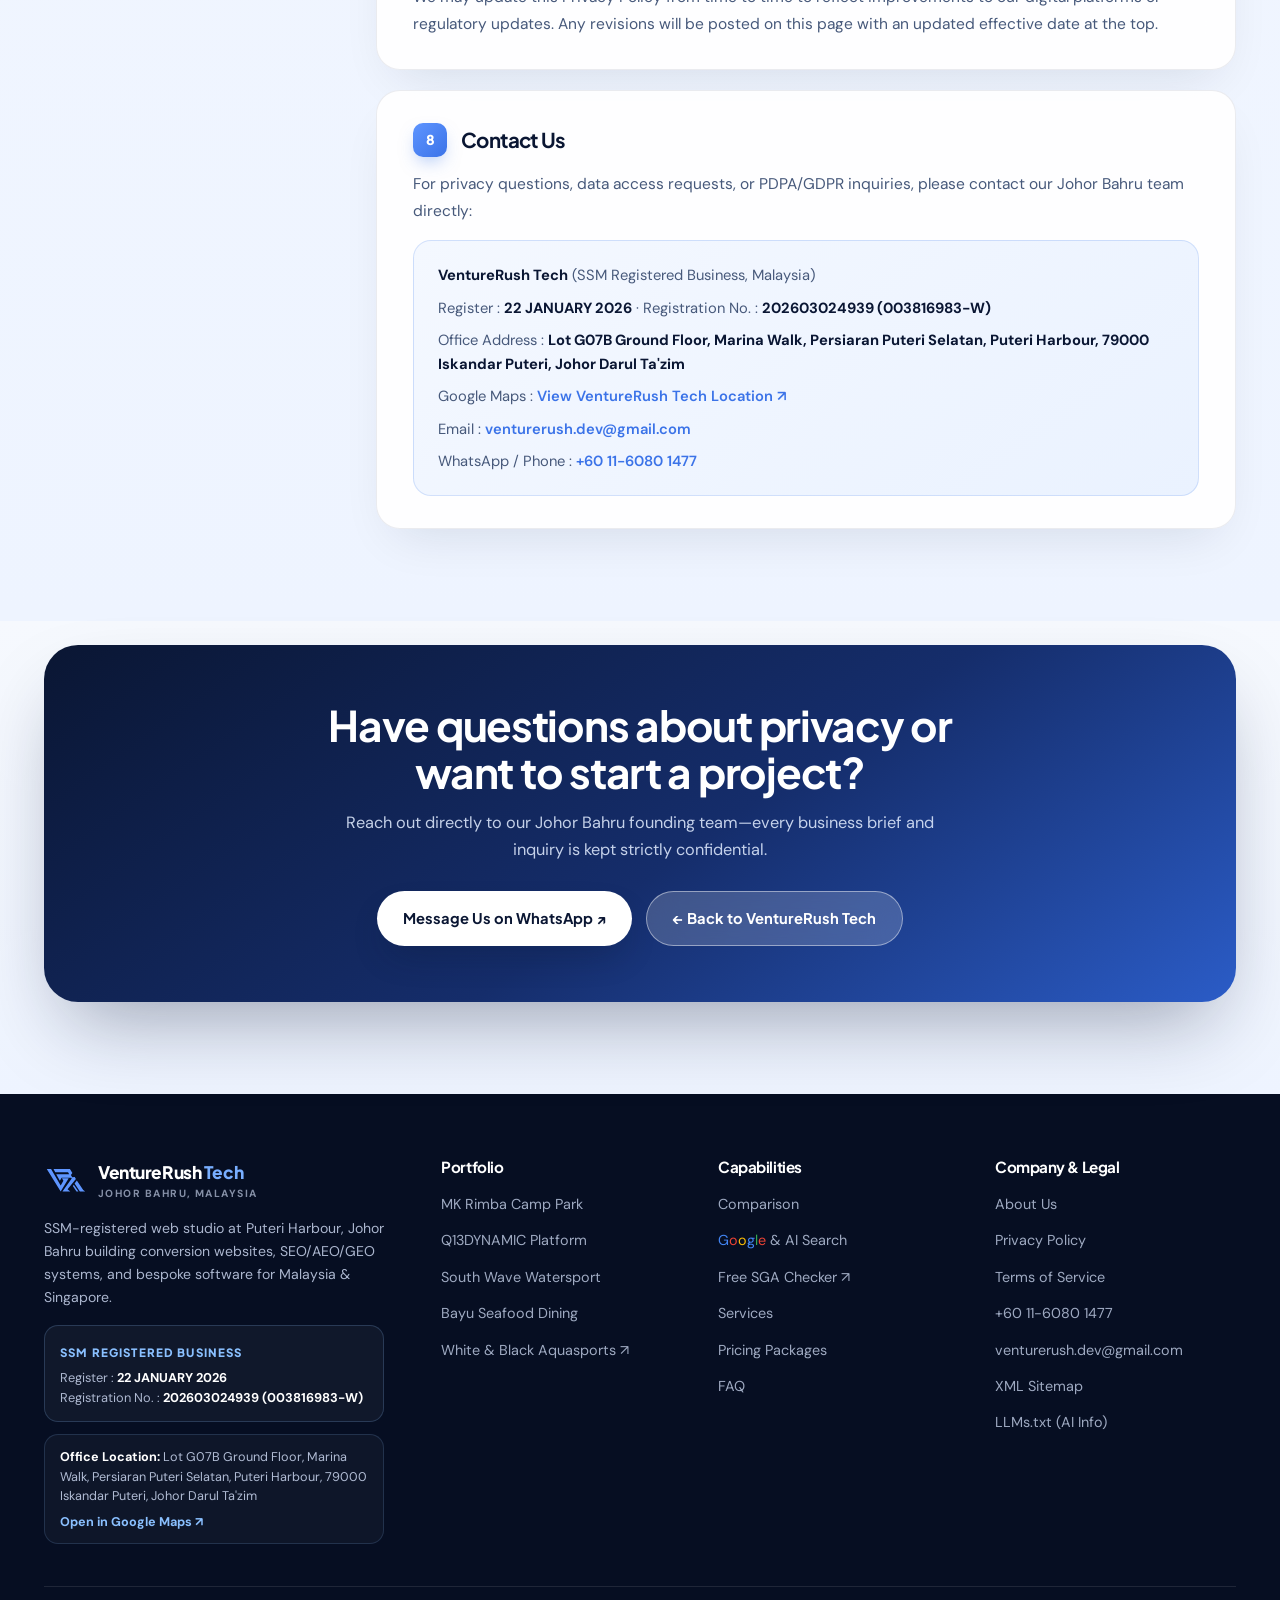
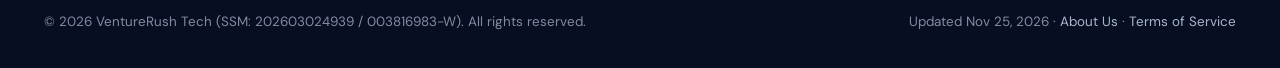
<file: privacy-policy.html>
<!DOCTYPE html>
<html lang="en">
<head>
  <meta charset="UTF-8" />
  <meta name="viewport" content="width=device-width, initial-scale=1.0" />
  <meta name="theme-color" content="#0A1633" />
  <meta name="referrer" content="strict-origin-when-cross-origin" />
  <title>Privacy Policy — VentureRush Tech</title>
  <meta name="description" content="Privacy Policy for VentureRush Tech (venturerushtech.com) — how we collect, protect, and respect your personal data in accordance with Malaysia PDPA and GDPR." />
  <meta name="author" content="Shafiq Aiman — VentureRush Tech" />
  <meta name="robots" content="index, follow" />
  <meta name="geo.region" content="MY-01" />
  <meta name="geo.placename" content="Puteri Harbour, Iskandar Puteri, Johor Bahru, Malaysia" />
  <meta name="geo.position" content="1.4167;103.6562" />

  <link rel="canonical" href="https://venturerushtech.com/privacy-policy.html" />
  <link rel="alternate" type="application/rss+xml" title="VentureRush Tech RSS Feed" href="https://venturerushtech.com/feed.xml" />
  <link rel="sitemap" type="application/xml" title="Sitemap" href="https://venturerushtech.com/sitemap.xml" />
  <link rel="icon" type="image/x-icon" href="favicon.ico" />
  <link rel="shortcut icon" type="image/x-icon" href="favicon.ico" />
  <link rel="apple-touch-icon" href="image/vrLogoBlue.png" />
  <link rel="manifest" href="site.webmanifest" />

  <meta property="og:type" content="website" />
  <meta property="og:url" content="https://venturerushtech.com/privacy-policy.html" />
  <meta property="og:site_name" content="VentureRush Tech" />
  <meta property="og:title" content="Privacy Policy — VentureRush Tech" />
  <meta property="og:description" content="How VentureRush Tech (SSM Reg. No. 202603024939 / 003816983-W) protects your personal information under Malaysia PDPA and GDPR." />
  <meta property="og:image" content="https://venturerushtech.com/image/vrLogoBlue.png" />

  <script type="application/ld+json">
  {
    "@context": "https://schema.org",
    "@graph": [
      {
        "@type": "BreadcrumbList",
        "itemListElement": [
          { "@type": "ListItem", "position": 1, "name": "Home", "item": "https://venturerushtech.com/" },
          { "@type": "ListItem", "position": 2, "name": "Privacy Policy", "item": "https://venturerushtech.com/privacy-policy.html" }
        ]
      },
      {
        "@type": "WebPage",
        "@id": "https://venturerushtech.com/privacy-policy.html#webpage",
        "url": "https://venturerushtech.com/privacy-policy.html",
        "name": "Privacy Policy — VentureRush Tech",
        "description": "Privacy Policy governing venturerushtech.com and inquiries submitted to VentureRush Tech under Malaysia PDPA and GDPR.",
        "datePublished": "2026-01-22",
        "dateModified": "2026-11-25",
        "inLanguage": "en",
        "publisher": {
          "@type": "Organization",
          "@id": "https://venturerushtech.com/#organization",
          "name": "VentureRush Tech",
          "legalName": "VentureRush Tech",
          "url": "https://venturerushtech.com/",
          "foundingDate": "2026-01-22",
          "identifier": {
            "@type": "PropertyValue",
            "propertyID": "SSM Registration Number (Malaysia)",
            "name": "Suruhanjaya Syarikat Malaysia (SSM) Business Registration",
            "value": "202603024939 (003816983-W)"
          }
        }
      }
    ]
  }
  </script>

  <link rel="preconnect" href="https://fonts.googleapis.com" />
  <link rel="preconnect" href="https://fonts.gstatic.com" crossorigin />
  <link href="https://fonts.googleapis.com/css2?family=DM+Sans:opsz,wght@9..40,400;9..40,500;9..40,600;9..40,700&family=Instrument+Serif:ital@0;1&family=Plus+Jakarta+Sans:wght@600;700;800&display=swap" rel="stylesheet" />
  <link rel="stylesheet" href="subpages.css" />
</head>
<body>
  <a href="#main-content" class="skip-link">Skip to main content</a>

  <!-- ==================== FLOATING FROSTED GLASS NAVBAR ==================== -->
  <header class="navbar">
    <div class="container">
      <nav class="nav-bar" aria-label="Primary Navigation">
        <a href="index.html" class="brand-link" aria-label="VentureRush Tech Home">
          <svg class="brand-logo" viewBox="0 0 260 175" fill="none" xmlns="http://www.w3.org/2000/svg">
            <path d="M16 18H43L103 122L120 92L111 76H153L103 160L16 18Z" fill="#3B73E8"/>
            <path d="M58 18H161L176 44L167 57L175 71L191 69L198 81L146 146L163 160H114L172 78L169 73H109L98 92L75 51H156L149 39H69L58 18Z" fill="#3B73E8"/>
            <path d="M204 90L244 150L256 160H223L190 109L204 90Z" fill="#3B73E8"/>
            <path d="M185 117L214 160H202L179 125L185 117Z" fill="#3B73E8"/>
          </svg>
          <div>
            <span class="brand-name">VentureRush <span>Tech</span></span>
            <span class="brand-city">Johor Bahru</span>
          </div>
        </a>

        <ul class="nav-links">
          <li><a href="index.html#growth-proof">Comparison</a></li>
          <li><a href="index.html#portfolio">Portfolio</a></li>
          <li><a href="index.html#visibility"><span class="google-brand"><span class="gb-b">G</span><span class="gb-r">o</span><span class="gb-y">o</span><span class="gb-b">g</span><span class="gb-g">l</span><span class="gb-r">e</span></span> &amp; AI Search</a></li>
          <li><a href="index.html#sga-checker" class="nav-sga-link">SGA Checker <span class="nav-free-pill">FREE</span></a></li>
          <li><a href="index.html#systems">Services</a></li>
          <li><a href="index.html#pricing">Pricing</a></li>
          <li><a href="about.html">About</a></li>
        </ul>

        <a href="index.html#contact" class="btn btn-navy nav-cta">Start a Project</a>

        <button class="menu-btn" id="menuBtn" aria-label="Open Menu">
          <svg width="20" height="20" viewBox="0 0 24 24" fill="none" stroke="currentColor" stroke-width="2.2" stroke-linecap="round">
            <line x1="3" y1="7" x2="21" y2="7"/><line x1="3" y1="12" x2="21" y2="12"/><line x1="3" y1="17" x2="21" y2="17"/>
          </svg>
        </button>
      </nav>
    </div>
  </header>

  <div class="mobile-drawer" id="mobileDrawer">
    <a href="index.html">Home</a>
    <a href="index.html#portfolio">Portfolio</a>
    <a href="index.html#sga-checker">SGA Checker (FREE)</a>
    <a href="index.html#systems">Services &amp; Pricing</a>
    <a href="about.html">About Us</a>
    <a href="privacy-policy.html">Privacy Policy</a>
    <a href="terms-of-service.html">Terms of Service</a>
    <a href="index.html#contact" class="btn btn-navy">Start a Project</a>
  </div>

  <main id="main-content">
    <!-- ==================== SUNLIT SKY-CLOUD HERO ==================== -->
    <section class="sub-hero">
      <div class="cloud-sky" aria-hidden="true">
        <svg class="fly-cloud cloud-1" viewBox="0 0 420 160" fill="none"><path d="M56 142H362C390 142 412 120 412 94C412 69 393 49 368 47C359 20 332 2 301 2C271 2 245 20 236 45C224 35 209 29 192 29C158 29 130 55 128 87C120 83 111 81 101 81C71 81 47 104 47 132C47 137 51 142 56 142Z" fill="#FFFFFF"/></svg>
        <svg class="fly-cloud cloud-2" viewBox="0 0 480 180" fill="none"><path d="M54 162H426C456 162 476 138 476 110C476 82 454 60 426 58C414 24 381 2 342 2C306 2 275 23 263 54C249 42 231 36 211 36C171 36 138 66 134 104C126 99 116 97 105 97C72 97 46 123 46 154C46 158 49 162 54 162Z" fill="#FFFFFF"/></svg>
        <svg class="fly-cloud cloud-3" viewBox="0 0 360 140" fill="none"><path d="M48 124H314C338 124 354 106 354 84C354 63 338 46 316 44C307 20 284 4 257 4C231 4 209 20 201 41C190 32 177 27 162 27C133 27 109 49 107 77C100 73 92 71 83 71C57 71 38 91 38 115C38 120 42 124 48 124Z" fill="#FFFFFF"/></svg>
        <svg class="fly-cloud cloud-4" viewBox="0 0 520 190" fill="none"><path d="M62 172H458C490 172 512 146 512 116C512 87 489 63 459 61C446 25 411 2 370 2C332 2 299 24 286 57C271 45 252 38 230 38C188 38 153 70 149 110C140 105 130 102 118 102C83 102 55 129 55 162C55 167 58 172 62 172Z" fill="#FFFFFF"/></svg>
        <svg class="fly-cloud cloud-5" viewBox="0 0 300 120" fill="none"><path d="M40 106H262C281 106 294 91 294 73C294 55 280 41 262 39C255 19 236 5 213 5C192 5 174 18 167 36C158 28 147 24 134 24C110 24 90 42 88 66C82 63 75 61 68 61C47 61 31 78 31 98C31 102 35 106 40 106Z" fill="#FFFFFF"/></svg>
      </div>

      <div class="container">
        <div class="sub-hero-inner">
          <div class="hero-breadcrumb anim-reveal">
            <a href="index.html">Home</a>
            <span class="sep">›</span>
            <span>Privacy Policy</span>
          </div>

          <div class="hero-badges-row anim-reveal">
            <span class="hero-cat-pill">Legal &amp; Privacy</span>
            <span class="hero-status-pill">PDPA 2010 &amp; GDPR Aligned</span>
          </div>

          <h1 class="kinetic-heading anim-reveal">
            <span class="kinetic-line">Privacy <span class="serif-accent">Policy.</span></span>
          </h1>

          <p class="hero-lead anim-reveal stagger-1">
            How VentureRush Tech collects, protects, and respects your personal data when you browse venturerushtech.com, request quotations, or collaborate with our Puteri Harbour team.
          </p>

          <div class="hero-stats anim-reveal stagger-2">
            <div class="hero-stat">
              <strong>Zero Data Selling</strong>
              <span>100% Confidential Inquiries</span>
            </div>
            <div class="hero-stat">
              <strong>No Login Required</strong>
              <span>Private, Tracker-Light Browsing</span>
            </div>
            <div class="hero-stat">
              <strong><time datetime="2026-11-25">Nov 25, 2026</time></strong>
              <span>Last Updated Date</span>
            </div>
          </div>
        </div>
      </div>

      <div class="hero-cloud-horizon" aria-hidden="true">
        <svg viewBox="0 0 1440 130" fill="none" preserveAspectRatio="none" style="width:100%;height:92px;">
          <path d="M0 130V78C76 42 164 46 238 78C304 30 402 24 476 68C554 18 668 14 748 66C826 24 924 28 996 72C1074 22 1184 20 1262 66C1334 32 1396 36 1440 72V130H0Z" fill="#FFFFFF" fill-opacity="0.65"/>
          <path d="M0 130V98C104 64 216 68 308 98C394 56 508 56 596 96C690 54 806 56 898 96C994 56 1110 60 1200 98C1284 66 1370 68 1440 96V130H0Z" fill="#FFFFFF"/>
        </svg>
      </div>
    </section>

    <!-- ==================== PRIVACY CONTENT WITH STICKY TOC ==================== -->
    <section class="section-pad bg-soft">
      <div class="container">
        <div class="legal-layout">
          <aside class="legal-sidebar" aria-label="Privacy Policy Navigation">
            <div class="glass-card-light toc-card anim-reveal">
              <div class="toc-title">On This Page</div>
              <ul class="toc-list">
                <li><a href="#sec-collect" class="active">1. Information We Collect</a></li>
                <li><a href="#sec-use">2. How We Use Information</a></li>
                <li><a href="#sec-third-party">3. WhatsApp &amp; Third-Party</a></li>
                <li><a href="#sec-cookies">4. Cookies &amp; Assets</a></li>
                <li><a href="#sec-security">5. Security &amp; Retention</a></li>
                <li><a href="#sec-rights">6. PDPA &amp; GDPR Rights</a></li>
                <li><a href="#sec-updates">7. Policy Updates</a></li>
                <li><a href="#sec-contact">8. Contact Us</a></li>
              </ul>
            </div>

            <div class="sidebar-verify-card anim-reveal stagger-1">
              <div class="sidebar-verify-badge">SSM Registered Business</div>
              <div><strong>VentureRush Tech</strong></div>
              <p>Reg. No.: <strong>202603024939 (003816983-W)</strong><br />Registered: <time datetime="2026-01-22">22 January 2026</time></p>
              <p>Lot G07B Ground Floor, Marina Walk, Puteri Harbour, 79000 Iskandar Puteri, Johor</p>
              <a href="https://share.google/MA5YDAoHIj4BjmYKA" target="_blank" rel="noopener noreferrer">Open in Google Maps ↗</a>
            </div>

            <div class="sidebar-nav-pills anim-reveal stagger-2">
              <a href="terms-of-service.html" class="sidebar-nav-pill"><span>Terms of Service</span><span>→</span></a>
              <a href="about.html" class="sidebar-nav-pill"><span>About VentureRush Tech</span><span>→</span></a>
              <a href="index.html" class="sidebar-nav-pill"><span>Back to Home</span><span>←</span></a>
            </div>
          </aside>

          <article class="legal-content">
            <div class="glass-card-light legal-intro-card anim-reveal">
              <p>
                <strong>VentureRush Tech</strong> respects your privacy and is committed to protecting the personal data you share with us. This Privacy Policy explains how we collect, use, store, and safeguard information when you visit <a href="https://venturerushtech.com/">venturerushtech.com</a>, request a website or custom system quotation, or engage our services across Johor Bahru, Malaysia, and Singapore. We handle personal data in accordance with Malaysia’s <strong>Personal Data Protection Act 2010 (PDPA)</strong> and, where applicable, international data protection standards including the <strong>General Data Protection Regulation (GDPR)</strong>.
              </p>
            </div>

            <section id="sec-collect" class="glass-card-light legal-section-card anim-reveal">
              <div class="legal-sec-head">
                <span class="legal-sec-num">1</span>
                <h2>Information We Collect &amp; Process</h2>
              </div>
              <p>
                We do not require user accounts, passwords, or payment card details to browse our website. Information is collected only when you voluntarily interact with our site or contact our team:
              </p>
              <ul class="legal-list">
                <li><div><strong>Inquiry &amp; Quotation Details:</strong> When you use our contact form, interactive <em>View Price</em> quotation form, WhatsApp, or email, you may provide your name, phone/WhatsApp number, email address, industry, estimated monthly revenue range, investment budget, preferred package, and project brief. On-page forms format these details directly into your chosen WhatsApp or email client so you stay in full control before sending.</div></li>
                <li><div><strong>Interactive On-Page Tools:</strong> Our ROI Sales Lift Simulator calculates estimates entirely within your browser and does not transmit your slider inputs to any server.</div></li>
                <li><div><strong>Free SEO, AEO &amp; GEO Website Audits:</strong> When you enter a public website URL into our audit bar and click scan, your browser opens our companion diagnostic platform at <a href="https://sgachecker.venturerushtech.com/" target="_blank" rel="noopener">sgachecker.venturerushtech.com</a> to analyze publicly accessible pages on demand under its <a href="https://sgachecker.venturerushtech.com/privacy-policy.html" target="_blank" rel="noopener">S.G.A Checker Privacy Policy</a>.</div></li>
                <li><div><strong>Standard Technical Logs:</strong> Like most websites, our hosting infrastructure may temporarily process standard technical metadata (such as IP address, browser type, referring URL, and access timestamps) strictly to maintain site security, availability, and performance.</div></li>
              </ul>
            </section>

            <section id="sec-use" class="glass-card-light legal-section-card anim-reveal">
              <div class="legal-sec-head">
                <span class="legal-sec-num">2</span>
                <h2>How We Use Your Information</h2>
              </div>
              <p>
                Any personal or business information you voluntarily provide is used strictly for legitimate business purposes, including:
              </p>
              <ul class="legal-list">
                <li><div>Responding to your project inquiries and providing tailored website, SEO/AEO/GEO, AI chatbot, or custom software quotations;</div></li>
                <li><div>Scheduling and conducting free, zero-obligation digital growth consultations;</div></li>
                <li><div>Delivering contracted web design, custom software development, API integration, and technical support services;</div></li>
                <li><div>Fulfilling invoicing, commercial documentation, and statutory record-keeping requirements under Malaysian law.</div></li>
              </ul>
              <div class="legal-callout">
                We never sell, rent, or trade your personal information to third-party advertisers or data brokers.
              </div>
            </section>

            <section id="sec-third-party" class="glass-card-light legal-section-card anim-reveal">
              <div class="legal-sec-head">
                <span class="legal-sec-num">3</span>
                <h2>WhatsApp, Email &amp; Third-Party Services</h2>
              </div>
              <p>
                Our website includes direct links to WhatsApp (<strong>+60 11-6080 1477</strong>), email (<strong>venturerush.dev@gmail.com</strong>), live client portfolio platforms, and our free diagnostic tool (<a href="https://sgachecker.venturerushtech.com/" target="_blank" rel="noopener">sgachecker.venturerushtech.com</a>). When you initiate communication via WhatsApp, email, or visit an external website, that platform’s own privacy policy applies alongside our commitment to keep your inquiry strictly confidential.
              </p>
            </section>

            <section id="sec-cookies" class="glass-card-light legal-section-card anim-reveal">
              <div class="legal-sec-head">
                <span class="legal-sec-num">4</span>
                <h2>Cookies &amp; Third-Party Assets</h2>
              </div>
              <p>
                <strong>venturerushtech.com</strong> does not deploy intrusive cross-site advertising trackers or require login cookies. Standard web typography assets (such as Google Fonts) may be loaded by your browser to ensure crisp visual presentation. You can manage or restrict cookies and cached data at any time through your browser settings.
              </p>
            </section>

            <section id="sec-security" class="glass-card-light legal-section-card anim-reveal">
              <div class="legal-sec-head">
                <span class="legal-sec-num">5</span>
                <h2>Data Security &amp; Retention</h2>
              </div>
              <p>
                We apply reasonable administrative, organizational, and technical safeguards to protect client communications and project records against unauthorized access, alteration, or disclosure. Inquiry records are retained only for as long as necessary to address your consultation, deliver contracted services, or comply with applicable Malaysian statutory and SSM business record obligations.
              </p>
            </section>

            <section id="sec-rights" class="glass-card-light legal-section-card anim-reveal">
              <div class="legal-sec-head">
                <span class="legal-sec-num">6</span>
                <h2>Your Rights Under PDPA &amp; GDPR</h2>
              </div>
              <p>
                Under Malaysia’s <strong>Personal Data Protection Act 2010 (PDPA)</strong>—and the <strong>GDPR</strong> for visitors in applicable jurisdictions—you have the right to:
              </p>
              <ul class="legal-list">
                <li><div>Request access to any personal data we hold about you;</div></li>
                <li><div>Request correction of inaccurate, incomplete, or outdated information;</div></li>
                <li><div>Withdraw consent or request deletion of your inquiry details where no ongoing contractual or legal retention obligation applies.</div></li>
              </ul>
            </section>

            <section id="sec-updates" class="glass-card-light legal-section-card anim-reveal">
              <div class="legal-sec-head">
                <span class="legal-sec-num">7</span>
                <h2>Policy Updates</h2>
              </div>
              <p>
                We may update this Privacy Policy from time to time to reflect improvements to our digital platforms or regulatory updates. Any revisions will be posted on this page with an updated effective date at the top.
              </p>
            </section>

            <section id="sec-contact" class="glass-card-light legal-section-card anim-reveal">
              <div class="legal-sec-head">
                <span class="legal-sec-num">8</span>
                <h2>Contact Us</h2>
              </div>
              <p>
                For privacy questions, data access requests, or PDPA/GDPR inquiries, please contact our Johor Bahru team directly:
              </p>
              <div class="legal-contact-grid">
                <div><strong>VentureRush Tech</strong> (SSM Registered Business, Malaysia)</div>
                <div>Register : <strong>22 JANUARY 2026</strong> &middot; Registration No. : <strong>202603024939 (003816983-W)</strong></div>
                <div>Office Address : <strong>Lot G07B Ground Floor, Marina Walk, Persiaran Puteri Selatan, Puteri Harbour, 79000 Iskandar Puteri, Johor Darul Ta'zim</strong></div>
                <div>Google Maps : <a href="https://share.google/MA5YDAoHIj4BjmYKA" target="_blank" rel="noopener noreferrer">View VentureRush Tech Location ↗</a></div>
                <div>Email : <a href="mailto:venturerush.dev@gmail.com">venturerush.dev@gmail.com</a></div>
                <div>WhatsApp / Phone : <a href="https://wa.me/601160801477" target="_blank" rel="noopener">+60 11-6080 1477</a></div>
              </div>
            </section>
          </article>
        </div>
      </div>
    </section>

    <!-- ==================== CTA BANNER ==================== -->
    <section class="cta-section bg-soft">
      <div class="container">
        <div class="cta-banner anim-reveal">
          <h2>Have questions about privacy or want to start a project?</h2>
          <p>Reach out directly to our Johor Bahru founding team—every business brief and inquiry is kept strictly confidential.</p>
          <div class="cta-banner-actions">
            <a href="https://wa.me/601160801477" target="_blank" rel="noopener noreferrer" class="btn btn-white">
              Message Us on WhatsApp ↗
            </a>
            <a href="index.html" class="btn btn-hero-glass">
              ← Back to VentureRush Tech
            </a>
          </div>
        </div>
      </div>
    </section>
  </main>

  <!-- ==================== FOOTER ==================== -->
  <footer>
    <div class="container">
      <div class="footer-grid">
        <div>
          <a href="index.html" class="brand-link" style="color:#FFFFFF;margin-bottom:14px;">
            <svg class="brand-logo" viewBox="0 0 260 175" fill="none" xmlns="http://www.w3.org/2000/svg">
              <path d="M16 18H43L103 122L120 92L111 76H153L103 160L16 18Z" fill="#5E95FF"/>
              <path d="M58 18H161L176 44L167 57L175 71L191 69L198 81L146 146L163 160H114L172 78L169 73H109L98 92L75 51H156L149 39H69L58 18Z" fill="#5E95FF"/>
              <path d="M204 90L244 150L256 160H223L190 109L204 90Z" fill="#5E95FF"/>
              <path d="M185 117L214 160H202L179 125L185 117Z" fill="#5E95FF"/>
            </svg>
            <div>
              <span class="brand-name" style="color:#FFFFFF;">VentureRush <span style="color:#78AEFF;">Tech</span></span>
              <span class="brand-city" style="color:rgba(218,230,255,0.6);">Johor Bahru, Malaysia</span>
            </div>
          </a>
          <p style="font-size:0.88rem;max-width:340px;line-height:1.65;">
            SSM-registered web studio at Puteri Harbour, Johor Bahru building conversion websites, SEO/AEO/GEO systems, and bespoke software for Malaysia &amp; Singapore.
          </p>
          <div class="footer-ssm-box">
            <div class="footer-ssm-title">SSM Registered Business</div>
            <div class="footer-ssm-row">Register : <strong>22 JANUARY 2026</strong></div>
            <div class="footer-ssm-row">Registration No. : <strong>202603024939 (003816983-W)</strong></div>
          </div>
          <div class="footer-address-box">
            <div><strong>Office Location:</strong> Lot G07B Ground Floor, Marina Walk, Persiaran Puteri Selatan, Puteri Harbour, 79000 Iskandar Puteri, Johor Darul Ta'zim</div>
            <a href="https://share.google/MA5YDAoHIj4BjmYKA" target="_blank" rel="noopener noreferrer">Open in Google Maps ↗</a>
          </div>
        </div>

        <div class="footer-col">
          <h3 class="footer-col-title">Portfolio</h3>
          <ul>
            <li><a href="portfolio-mk-rimba.html">MK Rimba Camp Park</a></li>
            <li><a href="portfolio-q13dynamic.html">Q13DYNAMIC Platform</a></li>
            <li><a href="portfolio-southwave.html">South Wave Watersport</a></li>
            <li><a href="portfolio-bayu-seafood.html">Bayu Seafood Dining</a></li>
            <li><a href="https://wnbaquasports.venturerushtech.com/" target="_blank" rel="noopener noreferrer">White &amp; Black Aquasports ↗</a></li>
          </ul>
        </div>

        <div class="footer-col">
          <h3 class="footer-col-title">Capabilities</h3>
          <ul>
            <li><a href="index.html#growth-proof">Comparison</a></li>
            <li><a href="index.html#visibility"><span class="google-brand"><span class="gb-b">G</span><span class="gb-r">o</span><span class="gb-y">o</span><span class="gb-b">g</span><span class="gb-g">l</span><span class="gb-r">e</span></span> &amp; AI Search</a></li>
            <li><a href="https://sgachecker.venturerushtech.com/" target="_blank" rel="noopener noreferrer">Free SGA Checker ↗</a></li>
            <li><a href="index.html#systems">Services</a></li>
            <li><a href="index.html#pricing">Pricing Packages</a></li>
            <li><a href="index.html#faq">FAQ</a></li>
          </ul>
        </div>

        <div class="footer-col">
          <h3 class="footer-col-title">Company &amp; Legal</h3>
          <ul>
            <li><a href="about.html">About Us</a></li>
            <li><a href="privacy-policy.html">Privacy Policy</a></li>
            <li><a href="terms-of-service.html">Terms of Service</a></li>
            <li><a href="https://wa.me/601160801477" target="_blank" rel="noopener noreferrer">+60 11-6080 1477</a></li>
            <li><a href="mailto:venturerush.dev@gmail.com">venturerush.dev@gmail.com</a></li>
            <li><a href="sitemap.xml" target="_blank" rel="noopener">XML Sitemap</a></li>
            <li><a href="llms.txt" target="_blank" rel="noopener">LLMs.txt (AI Info)</a></li>
          </ul>
        </div>
      </div>

      <div class="footer-bottom">
        <span>© <span id="year"></span> VentureRush Tech (SSM: 202603024939 / 003816983-W). All rights reserved.</span>
        <span>Updated <time datetime="2026-11-25">Nov 25, 2026</time> · <a href="about.html">About Us</a> · <a href="terms-of-service.html">Terms of Service</a></span>
      </div>
    </div>
  </footer>

  <script src="subpages.js" defer></script>
</body>
</html>
</file>
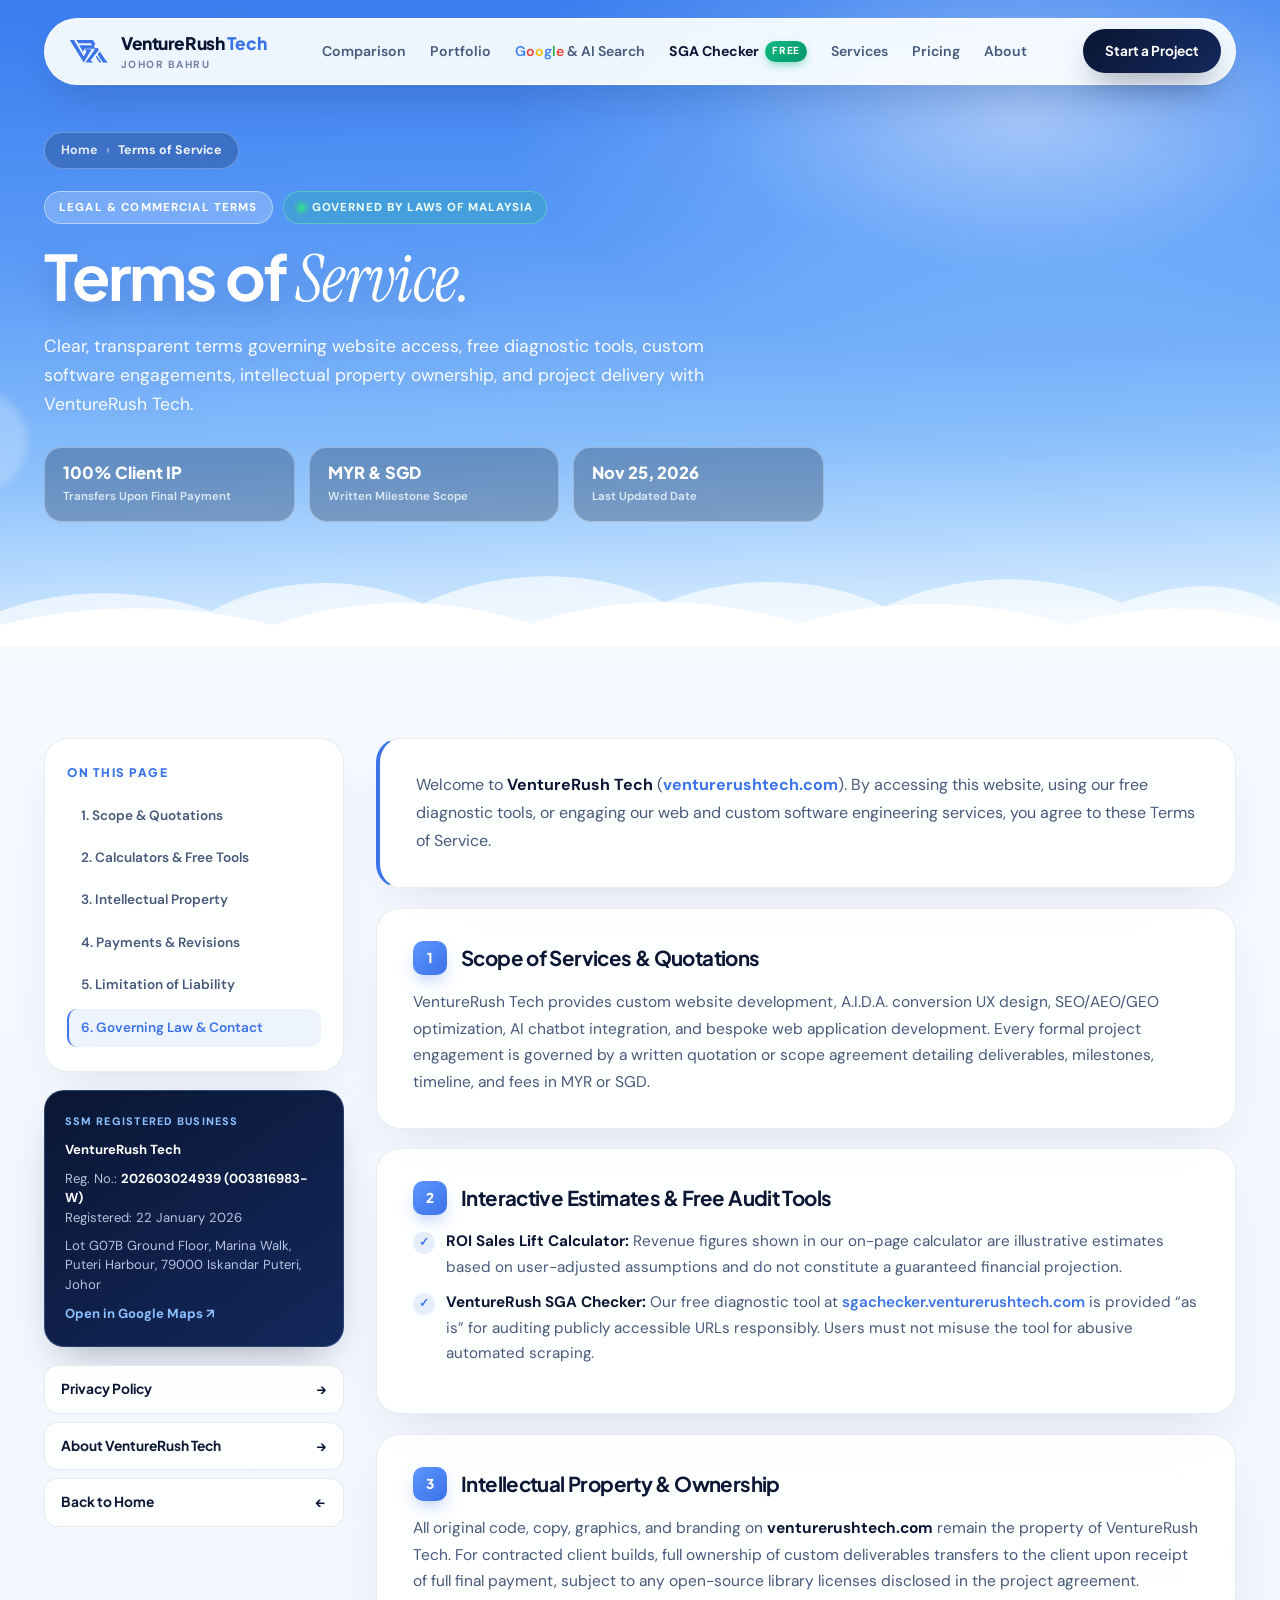
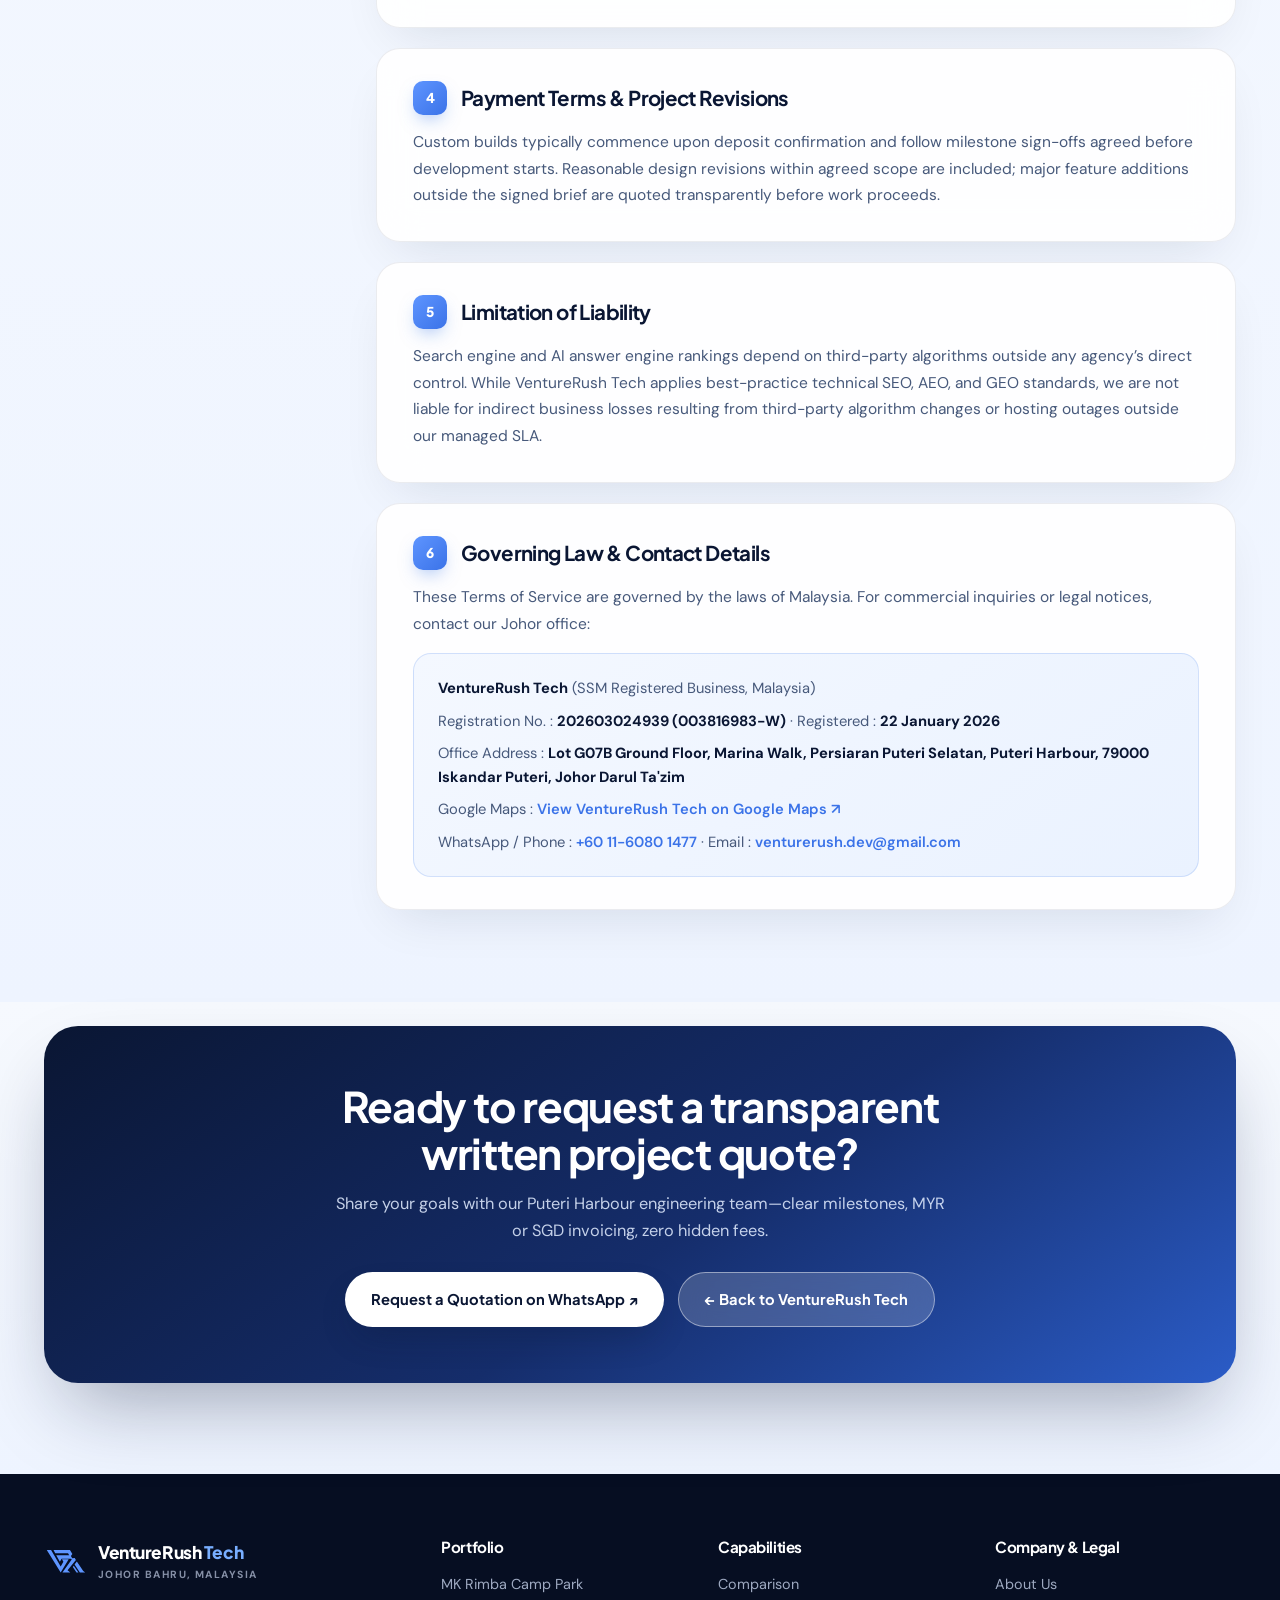
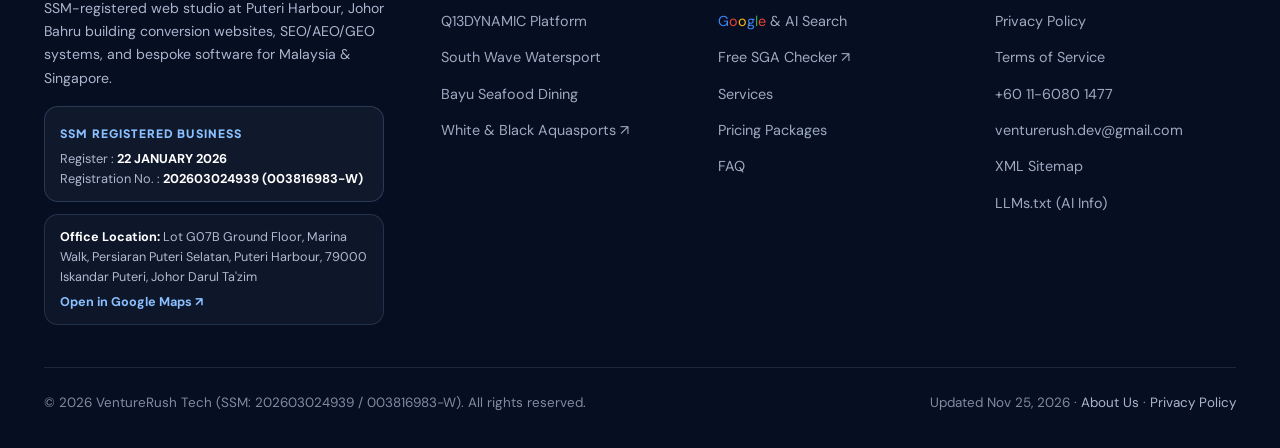
<file: terms-of-service.html>
<!DOCTYPE html>
<html lang="en">
<head>
  <meta charset="UTF-8" />
  <meta name="viewport" content="width=device-width, initial-scale=1.0" />
  <meta name="theme-color" content="#0A1633" />
  <meta name="referrer" content="strict-origin-when-cross-origin" />
  <title>Terms of Service — VentureRush Tech</title>
  <meta name="description" content="Terms of Service for VentureRush Tech (venturerushtech.com) covering web design, custom software development, SEO/AEO/GEO services, and intellectual property." />
  <meta name="author" content="Shafiq Aiman — VentureRush Tech" />
  <meta name="robots" content="index, follow" />
  <meta name="geo.region" content="MY-01" />
  <meta name="geo.placename" content="Puteri Harbour, Iskandar Puteri, Johor Bahru, Malaysia" />
  <meta name="geo.position" content="1.4167;103.6562" />

  <link rel="canonical" href="https://venturerushtech.com/terms-of-service.html" />
  <link rel="alternate" type="application/rss+xml" title="VentureRush Tech RSS Feed" href="https://venturerushtech.com/feed.xml" />
  <link rel="sitemap" type="application/xml" title="Sitemap" href="https://venturerushtech.com/sitemap.xml" />
  <link rel="icon" type="image/x-icon" href="favicon.ico" />
  <link rel="shortcut icon" type="image/x-icon" href="favicon.ico" />
  <link rel="apple-touch-icon" href="image/vrLogoBlue.png" />
  <link rel="manifest" href="site.webmanifest" />

  <meta property="og:type" content="website" />
  <meta property="og:url" content="https://venturerushtech.com/terms-of-service.html" />
  <meta property="og:site_name" content="VentureRush Tech" />
  <meta property="og:title" content="Terms of Service — VentureRush Tech" />
  <meta property="og:description" content="Terms governing website usage, project quotations, custom web development, and software delivery by VentureRush Tech." />
  <meta property="og:image" content="https://venturerushtech.com/image/vrLogoBlue.png" />

  <script type="application/ld+json">
  {
    "@context": "https://schema.org",
    "@graph": [
      {
        "@type": "BreadcrumbList",
        "itemListElement": [
          { "@type": "ListItem", "position": 1, "name": "Home", "item": "https://venturerushtech.com/" },
          { "@type": "ListItem", "position": 2, "name": "Terms of Service", "item": "https://venturerushtech.com/terms-of-service.html" }
        ]
      },
      {
        "@type": "WebPage",
        "@id": "https://venturerushtech.com/terms-of-service.html#webpage",
        "url": "https://venturerushtech.com/terms-of-service.html",
        "name": "Terms of Service — VentureRush Tech",
        "datePublished": "2026-01-22",
        "dateModified": "2026-11-25",
        "inLanguage": "en",
        "publisher": { "@type": "Organization", "@id": "https://venturerushtech.com/#organization", "name": "VentureRush Tech" }
      }
    ]
  }
  </script>

  <link rel="preconnect" href="https://fonts.googleapis.com" />
  <link rel="preconnect" href="https://fonts.gstatic.com" crossorigin />
  <link href="https://fonts.googleapis.com/css2?family=DM+Sans:opsz,wght@9..40,400;9..40,500;9..40,600;9..40,700&family=Instrument+Serif:ital@0;1&family=Plus+Jakarta+Sans:wght@600;700;800&display=swap" rel="stylesheet" />
  <link rel="stylesheet" href="subpages.css" />
</head>
<body>
  <a href="#main-content" class="skip-link">Skip to main content</a>

  <!-- ==================== FLOATING FROSTED GLASS NAVBAR ==================== -->
  <header class="navbar">
    <div class="container">
      <nav class="nav-bar" aria-label="Primary Navigation">
        <a href="index.html" class="brand-link" aria-label="VentureRush Tech Home">
          <svg class="brand-logo" viewBox="0 0 260 175" fill="none" xmlns="http://www.w3.org/2000/svg">
            <path d="M16 18H43L103 122L120 92L111 76H153L103 160L16 18Z" fill="#3B73E8"/>
            <path d="M58 18H161L176 44L167 57L175 71L191 69L198 81L146 146L163 160H114L172 78L169 73H109L98 92L75 51H156L149 39H69L58 18Z" fill="#3B73E8"/>
            <path d="M204 90L244 150L256 160H223L190 109L204 90Z" fill="#3B73E8"/>
            <path d="M185 117L214 160H202L179 125L185 117Z" fill="#3B73E8"/>
          </svg>
          <div>
            <span class="brand-name">VentureRush <span>Tech</span></span>
            <span class="brand-city">Johor Bahru</span>
          </div>
        </a>

        <ul class="nav-links">
          <li><a href="index.html#growth-proof">Comparison</a></li>
          <li><a href="index.html#portfolio">Portfolio</a></li>
          <li><a href="index.html#visibility"><span class="google-brand"><span class="gb-b">G</span><span class="gb-r">o</span><span class="gb-y">o</span><span class="gb-b">g</span><span class="gb-g">l</span><span class="gb-r">e</span></span> &amp; AI Search</a></li>
          <li><a href="index.html#sga-checker" class="nav-sga-link">SGA Checker <span class="nav-free-pill">FREE</span></a></li>
          <li><a href="index.html#systems">Services</a></li>
          <li><a href="index.html#pricing">Pricing</a></li>
          <li><a href="about.html">About</a></li>
        </ul>

        <a href="index.html#contact" class="btn btn-navy nav-cta">Start a Project</a>

        <button class="menu-btn" id="menuBtn" aria-label="Open Menu">
          <svg width="20" height="20" viewBox="0 0 24 24" fill="none" stroke="currentColor" stroke-width="2.2" stroke-linecap="round">
            <line x1="3" y1="7" x2="21" y2="7"/><line x1="3" y1="12" x2="21" y2="12"/><line x1="3" y1="17" x2="21" y2="17"/>
          </svg>
        </button>
      </nav>
    </div>
  </header>

  <div class="mobile-drawer" id="mobileDrawer">
    <a href="index.html">Home</a>
    <a href="index.html#portfolio">Portfolio</a>
    <a href="index.html#sga-checker">SGA Checker (FREE)</a>
    <a href="index.html#systems">Services &amp; Pricing</a>
    <a href="about.html">About Us</a>
    <a href="privacy-policy.html">Privacy Policy</a>
    <a href="terms-of-service.html">Terms of Service</a>
    <a href="index.html#contact" class="btn btn-navy">Start a Project</a>
  </div>

  <main id="main-content">
    <!-- ==================== SUNLIT SKY-CLOUD HERO ==================== -->
    <section class="sub-hero">
      <div class="cloud-sky" aria-hidden="true">
        <svg class="fly-cloud cloud-1" viewBox="0 0 420 160" fill="none"><path d="M56 142H362C390 142 412 120 412 94C412 69 393 49 368 47C359 20 332 2 301 2C271 2 245 20 236 45C224 35 209 29 192 29C158 29 130 55 128 87C120 83 111 81 101 81C71 81 47 104 47 132C47 137 51 142 56 142Z" fill="#FFFFFF"/></svg>
        <svg class="fly-cloud cloud-2" viewBox="0 0 480 180" fill="none"><path d="M54 162H426C456 162 476 138 476 110C476 82 454 60 426 58C414 24 381 2 342 2C306 2 275 23 263 54C249 42 231 36 211 36C171 36 138 66 134 104C126 99 116 97 105 97C72 97 46 123 46 154C46 158 49 162 54 162Z" fill="#FFFFFF"/></svg>
        <svg class="fly-cloud cloud-3" viewBox="0 0 360 140" fill="none"><path d="M48 124H314C338 124 354 106 354 84C354 63 338 46 316 44C307 20 284 4 257 4C231 4 209 20 201 41C190 32 177 27 162 27C133 27 109 49 107 77C100 73 92 71 83 71C57 71 38 91 38 115C38 120 42 124 48 124Z" fill="#FFFFFF"/></svg>
        <svg class="fly-cloud cloud-4" viewBox="0 0 520 190" fill="none"><path d="M62 172H458C490 172 512 146 512 116C512 87 489 63 459 61C446 25 411 2 370 2C332 2 299 24 286 57C271 45 252 38 230 38C188 38 153 70 149 110C140 105 130 102 118 102C83 102 55 129 55 162C55 167 58 172 62 172Z" fill="#FFFFFF"/></svg>
        <svg class="fly-cloud cloud-5" viewBox="0 0 300 120" fill="none"><path d="M40 106H262C281 106 294 91 294 73C294 55 280 41 262 39C255 19 236 5 213 5C192 5 174 18 167 36C158 28 147 24 134 24C110 24 90 42 88 66C82 63 75 61 68 61C47 61 31 78 31 98C31 102 35 106 40 106Z" fill="#FFFFFF"/></svg>
      </div>

      <div class="container">
        <div class="sub-hero-inner">
          <div class="hero-breadcrumb anim-reveal">
            <a href="index.html">Home</a>
            <span class="sep">›</span>
            <span>Terms of Service</span>
          </div>

          <div class="hero-badges-row anim-reveal">
            <span class="hero-cat-pill">Legal &amp; Commercial Terms</span>
            <span class="hero-status-pill">Governed by Laws of Malaysia</span>
          </div>

          <h1 class="kinetic-heading anim-reveal">
            <span class="kinetic-line">Terms of <span class="serif-accent">Service.</span></span>
          </h1>

          <p class="hero-lead anim-reveal stagger-1">
            Clear, transparent terms governing website access, free diagnostic tools, custom software engagements, intellectual property ownership, and project delivery with VentureRush Tech.
          </p>

          <div class="hero-stats anim-reveal stagger-2">
            <div class="hero-stat">
              <strong>100% Client IP</strong>
              <span>Transfers Upon Final Payment</span>
            </div>
            <div class="hero-stat">
              <strong>MYR &amp; SGD</strong>
              <span>Written Milestone Scope</span>
            </div>
            <div class="hero-stat">
              <strong><time datetime="2026-11-25">Nov 25, 2026</time></strong>
              <span>Last Updated Date</span>
            </div>
          </div>
        </div>
      </div>

      <div class="hero-cloud-horizon" aria-hidden="true">
        <svg viewBox="0 0 1440 130" fill="none" preserveAspectRatio="none" style="width:100%;height:92px;">
          <path d="M0 130V78C76 42 164 46 238 78C304 30 402 24 476 68C554 18 668 14 748 66C826 24 924 28 996 72C1074 22 1184 20 1262 66C1334 32 1396 36 1440 72V130H0Z" fill="#FFFFFF" fill-opacity="0.65"/>
          <path d="M0 130V98C104 64 216 68 308 98C394 56 508 56 596 96C690 54 806 56 898 96C994 56 1110 60 1200 98C1284 66 1370 68 1440 96V130H0Z" fill="#FFFFFF"/>
        </svg>
      </div>
    </section>

    <!-- ==================== TERMS CONTENT WITH STICKY TOC ==================== -->
    <section class="section-pad bg-soft">
      <div class="container">
        <div class="legal-layout">
          <aside class="legal-sidebar" aria-label="Terms of Service Navigation">
            <div class="glass-card-light toc-card anim-reveal">
              <div class="toc-title">On This Page</div>
              <ul class="toc-list">
                <li><a href="#sec-scope" class="active">1. Scope &amp; Quotations</a></li>
                <li><a href="#sec-tools">2. Calculators &amp; Free Tools</a></li>
                <li><a href="#sec-ip">3. Intellectual Property</a></li>
                <li><a href="#sec-payment">4. Payments &amp; Revisions</a></li>
                <li><a href="#sec-liability">5. Limitation of Liability</a></li>
                <li><a href="#sec-law">6. Governing Law &amp; Contact</a></li>
              </ul>
            </div>

            <div class="sidebar-verify-card anim-reveal stagger-1">
              <div class="sidebar-verify-badge">SSM Registered Business</div>
              <div><strong>VentureRush Tech</strong></div>
              <p>Reg. No.: <strong>202603024939 (003816983-W)</strong><br />Registered: <time datetime="2026-01-22">22 January 2026</time></p>
              <p>Lot G07B Ground Floor, Marina Walk, Puteri Harbour, 79000 Iskandar Puteri, Johor</p>
              <a href="https://share.google/MA5YDAoHIj4BjmYKA" target="_blank" rel="noopener noreferrer">Open in Google Maps ↗</a>
            </div>

            <div class="sidebar-nav-pills anim-reveal stagger-2">
              <a href="privacy-policy.html" class="sidebar-nav-pill"><span>Privacy Policy</span><span>→</span></a>
              <a href="about.html" class="sidebar-nav-pill"><span>About VentureRush Tech</span><span>→</span></a>
              <a href="index.html" class="sidebar-nav-pill"><span>Back to Home</span><span>←</span></a>
            </div>
          </aside>

          <article class="legal-content">
            <div class="glass-card-light legal-intro-card anim-reveal">
              <p>
                Welcome to <strong>VentureRush Tech</strong> (<a href="https://venturerushtech.com/">venturerushtech.com</a>). By accessing this website, using our free diagnostic tools, or engaging our web and custom software engineering services, you agree to these Terms of Service.
              </p>
            </div>

            <section id="sec-scope" class="glass-card-light legal-section-card anim-reveal">
              <div class="legal-sec-head">
                <span class="legal-sec-num">1</span>
                <h2>Scope of Services &amp; Quotations</h2>
              </div>
              <p>
                VentureRush Tech provides custom website development, A.I.D.A. conversion UX design, SEO/AEO/GEO optimization, AI chatbot integration, and bespoke web application development. Every formal project engagement is governed by a written quotation or scope agreement detailing deliverables, milestones, timeline, and fees in MYR or SGD.
              </p>
            </section>

            <section id="sec-tools" class="glass-card-light legal-section-card anim-reveal">
              <div class="legal-sec-head">
                <span class="legal-sec-num">2</span>
                <h2>Interactive Estimates &amp; Free Audit Tools</h2>
              </div>
              <ul class="legal-list">
                <li><div><strong>ROI Sales Lift Calculator:</strong> Revenue figures shown in our on-page calculator are illustrative estimates based on user-adjusted assumptions and do not constitute a guaranteed financial projection.</div></li>
                <li><div><strong>VentureRush SGA Checker:</strong> Our free diagnostic tool at <a href="https://sgachecker.venturerushtech.com/" target="_blank" rel="noopener noreferrer">sgachecker.venturerushtech.com</a> is provided “as is” for auditing publicly accessible URLs responsibly. Users must not misuse the tool for abusive automated scraping.</div></li>
              </ul>
            </section>

            <section id="sec-ip" class="glass-card-light legal-section-card anim-reveal">
              <div class="legal-sec-head">
                <span class="legal-sec-num">3</span>
                <h2>Intellectual Property &amp; Ownership</h2>
              </div>
              <p>
                All original code, copy, graphics, and branding on <strong>venturerushtech.com</strong> remain the property of VentureRush Tech. For contracted client builds, full ownership of custom deliverables transfers to the client upon receipt of full final payment, subject to any open-source library licenses disclosed in the project agreement.
              </p>
            </section>

            <section id="sec-payment" class="glass-card-light legal-section-card anim-reveal">
              <div class="legal-sec-head">
                <span class="legal-sec-num">4</span>
                <h2>Payment Terms &amp; Project Revisions</h2>
              </div>
              <p>
                Custom builds typically commence upon deposit confirmation and follow milestone sign-offs agreed before development starts. Reasonable design revisions within agreed scope are included; major feature additions outside the signed brief are quoted transparently before work proceeds.
              </p>
            </section>

            <section id="sec-liability" class="glass-card-light legal-section-card anim-reveal">
              <div class="legal-sec-head">
                <span class="legal-sec-num">5</span>
                <h2>Limitation of Liability</h2>
              </div>
              <p>
                Search engine and AI answer engine rankings depend on third-party algorithms outside any agency’s direct control. While VentureRush Tech applies best-practice technical SEO, AEO, and GEO standards, we are not liable for indirect business losses resulting from third-party algorithm changes or hosting outages outside our managed SLA.
              </p>
            </section>

            <section id="sec-law" class="glass-card-light legal-section-card anim-reveal">
              <div class="legal-sec-head">
                <span class="legal-sec-num">6</span>
                <h2>Governing Law &amp; Contact Details</h2>
              </div>
              <p>
                These Terms of Service are governed by the laws of Malaysia. For commercial inquiries or legal notices, contact our Johor office:
              </p>
              <div class="legal-contact-grid">
                <div><strong>VentureRush Tech</strong> (SSM Registered Business, Malaysia)</div>
                <div>Registration No. : <strong>202603024939 (003816983-W)</strong> &middot; Registered : <strong>22 January 2026</strong></div>
                <div>Office Address : <strong>Lot G07B Ground Floor, Marina Walk, Persiaran Puteri Selatan, Puteri Harbour, 79000 Iskandar Puteri, Johor Darul Ta'zim</strong></div>
                <div>Google Maps : <a href="https://share.google/MA5YDAoHIj4BjmYKA" target="_blank" rel="noopener noreferrer">View VentureRush Tech on Google Maps ↗</a></div>
                <div>WhatsApp / Phone : <a href="https://wa.me/601160801477" target="_blank" rel="noopener noreferrer">+60 11-6080 1477</a> &middot; Email : <a href="mailto:venturerush.dev@gmail.com">venturerush.dev@gmail.com</a></div>
              </div>
            </section>
          </article>
        </div>
      </div>
    </section>

    <!-- ==================== CTA BANNER ==================== -->
    <section class="cta-section bg-soft">
      <div class="container">
        <div class="cta-banner anim-reveal">
          <h2>Ready to request a transparent written project quote?</h2>
          <p>Share your goals with our Puteri Harbour engineering team—clear milestones, MYR or SGD invoicing, zero hidden fees.</p>
          <div class="cta-banner-actions">
            <a href="https://wa.me/601160801477" target="_blank" rel="noopener noreferrer" class="btn btn-white">
              Request a Quotation on WhatsApp ↗
            </a>
            <a href="index.html" class="btn btn-hero-glass">
              ← Back to VentureRush Tech
            </a>
          </div>
        </div>
      </div>
    </section>
  </main>

  <!-- ==================== FOOTER ==================== -->
  <footer>
    <div class="container">
      <div class="footer-grid">
        <div>
          <a href="index.html" class="brand-link" style="color:#FFFFFF;margin-bottom:14px;">
            <svg class="brand-logo" viewBox="0 0 260 175" fill="none" xmlns="http://www.w3.org/2000/svg">
              <path d="M16 18H43L103 122L120 92L111 76H153L103 160L16 18Z" fill="#5E95FF"/>
              <path d="M58 18H161L176 44L167 57L175 71L191 69L198 81L146 146L163 160H114L172 78L169 73H109L98 92L75 51H156L149 39H69L58 18Z" fill="#5E95FF"/>
              <path d="M204 90L244 150L256 160H223L190 109L204 90Z" fill="#5E95FF"/>
              <path d="M185 117L214 160H202L179 125L185 117Z" fill="#5E95FF"/>
            </svg>
            <div>
              <span class="brand-name" style="color:#FFFFFF;">VentureRush <span style="color:#78AEFF;">Tech</span></span>
              <span class="brand-city" style="color:rgba(218,230,255,0.6);">Johor Bahru, Malaysia</span>
            </div>
          </a>
          <p style="font-size:0.88rem;max-width:340px;line-height:1.65;">
            SSM-registered web studio at Puteri Harbour, Johor Bahru building conversion websites, SEO/AEO/GEO systems, and bespoke software for Malaysia &amp; Singapore.
          </p>
          <div class="footer-ssm-box">
            <div class="footer-ssm-title">SSM Registered Business</div>
            <div class="footer-ssm-row">Register : <strong>22 JANUARY 2026</strong></div>
            <div class="footer-ssm-row">Registration No. : <strong>202603024939 (003816983-W)</strong></div>
          </div>
          <div class="footer-address-box">
            <div><strong>Office Location:</strong> Lot G07B Ground Floor, Marina Walk, Persiaran Puteri Selatan, Puteri Harbour, 79000 Iskandar Puteri, Johor Darul Ta'zim</div>
            <a href="https://share.google/MA5YDAoHIj4BjmYKA" target="_blank" rel="noopener noreferrer">Open in Google Maps ↗</a>
          </div>
        </div>

        <div class="footer-col">
          <h3 class="footer-col-title">Portfolio</h3>
          <ul>
            <li><a href="portfolio-mk-rimba.html">MK Rimba Camp Park</a></li>
            <li><a href="portfolio-q13dynamic.html">Q13DYNAMIC Platform</a></li>
            <li><a href="portfolio-southwave.html">South Wave Watersport</a></li>
            <li><a href="portfolio-bayu-seafood.html">Bayu Seafood Dining</a></li>
            <li><a href="https://wnbaquasports.venturerushtech.com/" target="_blank" rel="noopener noreferrer">White &amp; Black Aquasports ↗</a></li>
          </ul>
        </div>

        <div class="footer-col">
          <h3 class="footer-col-title">Capabilities</h3>
          <ul>
            <li><a href="index.html#growth-proof">Comparison</a></li>
            <li><a href="index.html#visibility"><span class="google-brand"><span class="gb-b">G</span><span class="gb-r">o</span><span class="gb-y">o</span><span class="gb-b">g</span><span class="gb-g">l</span><span class="gb-r">e</span></span> &amp; AI Search</a></li>
            <li><a href="https://sgachecker.venturerushtech.com/" target="_blank" rel="noopener noreferrer">Free SGA Checker ↗</a></li>
            <li><a href="index.html#systems">Services</a></li>
            <li><a href="index.html#pricing">Pricing Packages</a></li>
            <li><a href="index.html#faq">FAQ</a></li>
          </ul>
        </div>

        <div class="footer-col">
          <h3 class="footer-col-title">Company &amp; Legal</h3>
          <ul>
            <li><a href="about.html">About Us</a></li>
            <li><a href="privacy-policy.html">Privacy Policy</a></li>
            <li><a href="terms-of-service.html">Terms of Service</a></li>
            <li><a href="https://wa.me/601160801477" target="_blank" rel="noopener noreferrer">+60 11-6080 1477</a></li>
            <li><a href="mailto:venturerush.dev@gmail.com">venturerush.dev@gmail.com</a></li>
            <li><a href="sitemap.xml" target="_blank" rel="noopener">XML Sitemap</a></li>
            <li><a href="llms.txt" target="_blank" rel="noopener">LLMs.txt (AI Info)</a></li>
          </ul>
        </div>
      </div>

      <div class="footer-bottom">
        <span>© <span id="year"></span> VentureRush Tech (SSM: 202603024939 / 003816983-W). All rights reserved.</span>
        <span>Updated <time datetime="2026-11-25">Nov 25, 2026</time> · <a href="about.html">About Us</a> · <a href="privacy-policy.html">Privacy Policy</a></span>
      </div>
    </div>
  </footer>

  <script src="subpages.js" defer></script>
</body>
</html>
</file>
<file: styles.css>
:root {
  /* White · Royal Blue · Deep Navy */
  --white: #FFFFFF;
  --off-white: #F6F9FE;
  --blue: #3B73E8;
  --blue-bright: #5E95FF;
  --blue-sky: #8AC0FF;
  --navy: #0A1633;
  --navy-mid: #13285C;
  --navy-deep: #060E22;

  --ink: #0A1633;
  --ink-muted: #47597B;
  --ink-soft: #7183A6;

  --container: 1240px;
  --radius-xl: 32px;
  --radius-lg: 24px;
}

* {
  margin: 0;
  padding: 0;
  box-sizing: border-box;
}

html {
  scroll-behavior: smooth;
  font-family: 'DM Sans', -apple-system, BlinkMacSystemFont, sans-serif;
  color: var(--ink);
  background: var(--white);
  overflow-x: clip;
  -webkit-text-size-adjust: 100%;
}

body {
  overflow-x: clip;
  line-height: 1.62;
  background: var(--white);
}

h1,
h2,
h3,
h4 {
  font-family: 'Plus Jakarta Sans', sans-serif;
  letter-spacing: -0.03em;
  line-height: 1.08;
}

.serif-accent {
  font-family: 'Instrument Serif', Georgia, serif;
  font-style: italic;
  font-weight: 400;
  letter-spacing: -0.01em;
}

/* Google Brand Multi-Color Styling (G:blue, o:red, o:yellow, g:blue, l:green, e:red) */
.google-brand {
  display: inline-block;
  font-weight: inherit;
  white-space: nowrap;
}

.google-brand .gb-b {
  color: #4285F4 !important;
}

.google-brand .gb-r {
  color: #EA4335 !important;
}

.google-brand .gb-y {
  color: #FBBC05 !important;
}

.google-brand .gb-g {
  color: #34A853 !important;
}

.container {
  width: 100%;
  max-width: var(--container);
  margin: 0 auto;
  padding: 0 24px;
  position: relative;
  z-index: 3;
}

/* ==================== GLASSMORPHISM ==================== */
.glass-card-light {
  background: rgba(255, 255, 255, 0.84);
  backdrop-filter: blur(20px);
  -webkit-backdrop-filter: blur(20px);
  border: 1px solid rgba(10, 22, 51, 0.08);
  box-shadow: 0 22px 52px -20px rgba(10, 22, 51, 0.12);
  border-radius: var(--radius-lg);
  transition: transform 0.38s cubic-bezier(0.22, 1, 0.36, 1), box-shadow 0.38s ease, border-color 0.38s ease;
}

.glass-card-light:hover {
  transform: translateY(-6px);
  border-color: rgba(59, 115, 232, 0.35);
  box-shadow: 0 32px 66px -20px rgba(59, 115, 232, 0.22);
}

.glass-card-navy {
  background: rgba(255, 255, 255, 0.07);
  backdrop-filter: blur(22px) saturate(140%);
  -webkit-backdrop-filter: blur(22px) saturate(140%);
  border: 1px solid rgba(255, 255, 255, 0.17);
  border-radius: var(--radius-lg);
  box-shadow: 0 24px 60px -20px rgba(0, 0, 0, 0.45), inset 0 1px 0 rgba(255, 255, 255, 0.18);
  transition: transform 0.38s cubic-bezier(0.22, 1, 0.36, 1), background 0.38s ease, border-color 0.38s ease;
}

.glass-card-navy:hover {
  transform: translateY(-6px);
  background: rgba(255, 255, 255, 0.12);
  border-color: rgba(138, 192, 255, 0.55);
}

/* ==================== BUTTONS ==================== */
.btn {
  display: inline-flex;
  align-items: center;
  justify-content: center;
  gap: 10px;
  padding: 15px 28px;
  border-radius: 999px;
  font-family: 'Plus Jakarta Sans', sans-serif;
  font-weight: 700;
  font-size: 0.93rem;
  text-decoration: none;
  cursor: pointer;
  border: none;
  transition: all 0.28s cubic-bezier(0.22, 1, 0.36, 1);
}

.btn-white {
  color: var(--navy);
  background: var(--white);
  box-shadow: 0 16px 34px -10px rgba(10, 22, 51, 0.3);
}

.btn-white:hover {
  transform: translateY(-2px);
  background: #F4F8FF;
  color: var(--blue);
  box-shadow: 0 22px 42px -10px rgba(10, 22, 51, 0.38);
}

.btn-hero-glass {
  color: var(--white);
  background: rgba(255, 255, 255, 0.18);
  backdrop-filter: blur(16px);
  -webkit-backdrop-filter: blur(16px);
  border: 1px solid rgba(255, 255, 255, 0.45);
}

.btn-hero-glass:hover {
  background: rgba(255, 255, 255, 0.28);
  transform: translateY(-2px);
}

.btn-navy {
  color: var(--white);
  background: linear-gradient(135deg, var(--navy) 0%, var(--navy-mid) 100%);
  box-shadow: 0 16px 32px -10px rgba(10, 22, 51, 0.45);
}

.btn-navy:hover {
  transform: translateY(-2px);
  background: linear-gradient(135deg, var(--blue) 0%, var(--navy-mid) 100%);
}

.btn-blue {
  color: var(--white);
  background: linear-gradient(135deg, var(--blue-bright) 0%, var(--blue) 100%);
  box-shadow: 0 16px 32px -10px rgba(59, 115, 232, 0.55);
}

.btn-blue:hover {
  transform: translateY(-2px);
  box-shadow: 0 22px 42px -10px rgba(59, 115, 232, 0.72);
}

/* ==================== KINETIC SCROLL-DRIVEN & BI-DIRECTIONAL ANIMATIONS ==================== */
/* Replays cleanly BOTH scrolling down AND scrolling back up */
.anim-reveal {
  opacity: 0;
  transform: translateY(42px) scale(0.98);
  transition: opacity 0.75s cubic-bezier(0.22, 1, 0.36, 1), transform 0.75s cubic-bezier(0.22, 1, 0.36, 1);
}

.anim-reveal.in-view {
  opacity: 1;
  transform: translateY(0) scale(1);
}

/* Kinetic Typography Split Reveal */
.kinetic-heading {
  overflow: hidden;
}

.kinetic-line {
  display: inline-block;
  opacity: 0;
  transform: translateY(55px) skewY(3deg);
  letter-spacing: 0.04em;
  transition: transform 0.85s cubic-bezier(0.16, 1, 0.3, 1), opacity 0.75s ease, letter-spacing 0.9s cubic-bezier(0.16, 1, 0.3, 1);
}

.in-view .kinetic-line,
.kinetic-line.in-view {
  opacity: 1;
  transform: translateY(0) skewY(0deg);
  letter-spacing: -0.03em;
}

/* Stagger delays for children */
.stagger-1 {
  transition-delay: 0.05s;
}

.stagger-2 {
  transition-delay: 0.14s;
}

.stagger-3 {
  transition-delay: 0.22s;
}

.stagger-4 {
  transition-delay: 0.3s;
}

.stagger-5 {
  transition-delay: 0.38s;
}

/* Kinetic Scroll-Linked Typography Ribbon - Seamless Continuous Marquee */
.kinetic-ribbon-wrap {
  overflow: hidden;
  padding: 20px 0;
  background: var(--navy);
  border-top: 1px solid rgba(255, 255, 255, 0.08);
  border-bottom: 1px solid rgba(255, 255, 255, 0.08);
  user-select: none;
  position: relative;
  width: 100%;
  display: flex;
  gap: 44px;
  isolation: isolate;
  contain: paint;
  transform: translateZ(0);
}

.kinetic-ribbon-wrap.light-ribbon {
  background: var(--off-white);
  border-color: rgba(10, 22, 51, 0.08);
}

.kinetic-ribbon {
  display: flex;
  align-items: center;
  gap: 44px;
  flex-shrink: 0;
  min-width: 100%;
  white-space: nowrap;
  will-change: transform;
  transform: translate3d(0, 0, 0);
  backface-visibility: hidden;
  -webkit-backface-visibility: hidden;
  font-family: 'Plus Jakarta Sans', sans-serif;
  font-weight: 800;
  font-size: clamp(1.35rem, 2.5vw, 2.15rem);
  letter-spacing: -0.02em;
  color: rgba(255, 255, 255, 0.9);
}

.kinetic-ribbon-wrap:hover .kinetic-ribbon {
  animation-play-state: paused;
}

.kinetic-ribbon-left {
  animation: ribbonLoopLeft 32s linear infinite;
}

.kinetic-ribbon-right {
  animation: ribbonLoopRight 32s linear infinite;
}

@keyframes ribbonLoopLeft {
  0% {
    transform: translate3d(0, 0, 0);
  }

  100% {
    transform: translate3d(calc(-100% - 44px), 0, 0);
  }
}

@keyframes ribbonLoopRight {
  0% {
    transform: translate3d(calc(-100% - 44px), 0, 0);
  }

  100% {
    transform: translate3d(0, 0, 0);
  }
}

.light-ribbon .kinetic-ribbon {
  color: var(--navy);
}

.kinetic-ribbon .outline-word {
  color: transparent;
  -webkit-text-stroke: 1.3px rgba(138, 192, 255, 0.8);
}

.light-ribbon .kinetic-ribbon .outline-word {
  -webkit-text-stroke: 1.3px rgba(59, 115, 232, 0.65);
}

/* ==================== NAVBAR ==================== */
.navbar {
  position: fixed;
  top: 18px;
  left: 0;
  right: 0;
  z-index: 1000;
}

.nav-bar {
  display: flex;
  align-items: center;
  justify-content: space-between;
  padding: 10px 14px 10px 22px;
  border-radius: 999px;
  background: rgba(255, 255, 255, 0.86);
  backdrop-filter: blur(22px);
  -webkit-backdrop-filter: blur(22px);
  border: 1px solid rgba(255, 255, 255, 0.96);
  box-shadow: 0 14px 36px -14px rgba(10, 22, 51, 0.22);
}

.brand-link {
  display: flex;
  align-items: center;
  gap: 12px;
  text-decoration: none;
  color: var(--navy);
}

.brand-logo {
  width: 42px;
  height: 30px;
  flex-shrink: 0;
}

.brand-name {
  font-family: 'Plus Jakarta Sans', sans-serif;
  font-weight: 800;
  font-size: 1.06rem;
  display: block;
  line-height: 1.05;
}

.brand-name span {
  color: var(--blue);
}

.brand-city {
  font-size: 0.66rem;
  font-weight: 700;
  letter-spacing: 0.1em;
  text-transform: uppercase;
  color: var(--ink-soft);
}

.nav-links {
  display: flex;
  align-items: center;
  list-style: none;
  gap: clamp(14px, 1.85vw, 26px);
}

.nav-links a {
  text-decoration: none;
  font-size: 0.88rem;
  font-weight: 600;
  color: var(--ink-muted);
  transition: color 0.2s;
  white-space: nowrap;
}

.nav-links a:hover {
  color: var(--blue);
}

.nav-sga-link {
  display: inline-flex;
  align-items: center;
  gap: 6px;
  color: var(--navy) !important;
  font-weight: 700 !important;
}

.nav-free-pill {
  display: inline-flex;
  align-items: center;
  padding: 2px 7px;
  border-radius: 999px;
  background: linear-gradient(135deg, #10B981 0%, #059669 100%);
  color: #FFFFFF;
  font-size: 0.62rem;
  font-weight: 800;
  letter-spacing: 0.08em;
  line-height: 1.3;
  text-transform: uppercase;
  box-shadow: 0 4px 10px -2px rgba(16, 185, 129, 0.45);
}

@media (max-width: 1080px) {
  .nav-links {
    gap: 14px;
  }

  .nav-links a {
    font-size: 0.82rem;
  }

  .nav-cta {
    padding: 10px 16px;
    font-size: 0.82rem;
  }
}

@media (max-width: 920px) {

  .nav-links,
  .nav-cta {
    display: none;
  }

  .menu-btn {
    display: flex;
  }
}

.nav-cta {
  padding: 11px 22px;
  font-size: 0.86rem;
}

.menu-btn {
  display: none;
  width: 42px;
  height: 42px;
  border-radius: 50%;
  background: var(--off-white);
  border: 1px solid rgba(10, 22, 51, 0.12);
  align-items: center;
  justify-content: center;
  cursor: pointer;
}

.mobile-drawer {
  display: none;
  position: fixed;
  top: 84px;
  left: 20px;
  right: 20px;
  z-index: 999;
  padding: 24px;
  border-radius: var(--radius-lg);
  background: rgba(255, 255, 255, 0.95);
  backdrop-filter: blur(20px);
  box-shadow: 0 24px 55px rgba(10, 22, 51, 0.2);
  flex-direction: column;
  gap: 14px;
}

.mobile-drawer.open {
  display: flex;
}

.mobile-drawer a {
  text-decoration: none;
  font-weight: 600;
  color: var(--navy);
  padding: 10px 0;
  border-bottom: 1px solid rgba(10, 22, 51, 0.08);
  font-size: 0.96rem;
}

.mobile-drawer a.btn {
  color: var(--white);
  padding: 14px 20px;
  border-bottom: none;
  margin-top: 6px;
  width: 100%;
  font-size: 0.92rem;
}

/* ==================== A: ATTENTION (FLYING WHITE CLOUDS SKY HERO + TRANSPARENT about.png) ==================== */
.hero {
  padding: 152px 0 135px;
  position: relative;
  overflow: hidden;
  /* Luminous Royal-Daylight Sky so PURE WHITE flying clouds pop vividly! */
  background: linear-gradient(180deg, #102A6B 0%, #2457C5 34%, #4D88F0 68%, #9AC5FF 92%, #E8F2FF 100%);
  color: var(--white);
}

/* Sunlit Halo behind about.png */
.hero-sun-halo {
  position: absolute;
  width: 680px;
  height: 680px;
  top: 40px;
  right: 2%;
  border-radius: 50%;
  background: radial-gradient(circle, rgba(255, 255, 255, 0.42) 0%, rgba(160, 206, 255, 0.16) 48%, transparent 72%);
  pointer-events: none;
  z-index: 1;
}

/* FLYING PURE WHITE CLOUDS LAYER */
.cloud-sky {
  position: absolute;
  inset: 0;
  pointer-events: none;
  overflow: hidden;
  z-index: 1;
}

.fly-cloud {
  position: absolute;
  left: 0;
  will-change: transform;
  filter: drop-shadow(0 18px 28px rgba(10, 22, 51, 0.16));
  animation: flyAcross linear infinite;
  transform: translate3d(0, 0, 0);
  backface-visibility: hidden;
  -webkit-backface-visibility: hidden;
}

@keyframes flyAcross {
  0% {
    transform: translate3d(-38vw, 0, 0);
  }

  100% {
    transform: translate3d(118vw, 0, 0);
  }
}

/* Distinct speeds, heights & negative delays so sky is rich with moving white clouds immediately */
.cloud-1 {
  top: 8%;
  width: 340px;
  opacity: 0.92;
  animation-duration: 34s;
  animation-delay: -6s;
}

.cloud-2 {
  top: 20%;
  width: 460px;
  opacity: 0.72;
  animation-duration: 48s;
  animation-delay: -26s;
}

.cloud-3 {
  top: 44%;
  width: 290px;
  opacity: 0.88;
  animation-duration: 28s;
  animation-delay: -15s;
}

.cloud-4 {
  top: 58%;
  width: 520px;
  opacity: 0.65;
  animation-duration: 54s;
  animation-delay: -40s;
}

.cloud-5 {
  top: 14%;
  width: 220px;
  opacity: 0.82;
  animation-duration: 24s;
  animation-delay: -19s;
}

.cloud-6 {
  top: 68%;
  width: 390px;
  opacity: 0.94;
  animation-duration: 38s;
  animation-delay: -9s;
}

.hero-grid {
  display: grid;
  grid-template-columns: 1.05fr 0.95fr;
  grid-template-areas:
    "intro visual"
    "details visual";
  column-gap: 44px;
  row-gap: 0;
  align-items: center;
  position: relative;
  z-index: 4;
}

.hero-intro {
  grid-area: intro;
  align-self: end;
}

.hero-details {
  grid-area: details;
  align-self: start;
}

.hero-about-stage {
  grid-area: visual;
  align-self: center;
}

.hero-kicker {
  display: flex;
  align-items: center;
  gap: 12px;
  font-size: 0.82rem;
  font-weight: 700;
  letter-spacing: 0.14em;
  text-transform: uppercase;
  color: rgba(255, 255, 255, 0.92);
  margin-bottom: 18px;
}

.hero-kicker::before {
  content: "";
  width: 30px;
  height: 1.5px;
  background: var(--white);
}

.hero h1 {
  font-size: clamp(2.8rem, 5.2vw, 4.35rem);
  font-weight: 800;
  color: var(--white);
  margin-bottom: 22px;
  text-shadow: 0 10px 30px rgba(10, 22, 51, 0.22);
}

.hero h1 .serif-accent {
  color: #DCEBFF;
}

.hero-lead {
  font-size: 1.13rem;
  color: rgba(242, 247, 255, 0.92);
  max-width: 535px;
  margin-bottom: 34px;
}

.hero-actions {
  display: flex;
  flex-wrap: wrap;
  gap: 14px;
  margin-bottom: 42px;
}

.hero-stats {
  display: flex;
  gap: 36px;
  flex-wrap: wrap;
  padding-top: 24px;
  border-top: 1px solid rgba(255, 255, 255, 0.28);
}

.hero-stat strong {
  display: block;
  font-family: 'Plus Jakarta Sans', sans-serif;
  font-size: 1.38rem;
  font-weight: 800;
  color: var(--white);
}

.hero-stat>span {
  font-size: 0.84rem;
  color: rgba(235, 244, 255, 0.84);
}

/* Transparent Hero about.png Stage (NO BOX / NO CLIPPING) */
.hero-about-stage {
  position: relative;
  display: flex;
  flex-direction: column;
  align-items: center;
  justify-content: center;
  text-align: center;
}

.hero-about-img {
  width: 100%;
  max-width: 510px;
  height: auto;
  background: transparent !important;
  display: block;
  position: relative;
  z-index: 3;
  filter: drop-shadow(0 30px 36px rgba(10, 22, 51, 0.34));
  animation: floatGentle 6.5s ease-in-out infinite;
}

@keyframes floatGentle {

  0%,
  100% {
    transform: translateY(0px) rotate(0deg);
  }

  50% {
    transform: translateY(-16px) rotate(1deg);
  }
}

.hero-dream-caption {
  margin-top: 14px;
  padding: 18px 26px;
  border-radius: 22px;
  background: rgba(255, 255, 255, 0.18);
  backdrop-filter: blur(20px);
  -webkit-backdrop-filter: blur(20px);
  border: 1px solid rgba(255, 255, 255, 0.45);
  max-width: 440px;
  position: relative;
  z-index: 4;
  box-shadow: 0 20px 44px -14px rgba(10, 22, 51, 0.25);
}

.hero-dream-caption p {
  font-family: 'Instrument Serif', Georgia, serif;
  font-style: italic;
  font-size: 1.48rem;
  line-height: 1.25;
  color: var(--white);
  margin-bottom: 4px;
}

.hero-dream-caption span {
  font-size: 0.84rem;
  font-weight: 600;
  letter-spacing: 0.04em;
  color: rgba(240, 247, 255, 0.9);
}

/* Thick Pure-White Cloud Horizon at Bottom of Hero */
.hero-cloud-horizon {
  position: absolute;
  bottom: -2px;
  left: 0;
  width: 100%;
  line-height: 0;
  z-index: 3;
  pointer-events: none;
}

/* ==================== OFFICIAL CLIENT LOGOS MARQUEE (PURE WHITE) ==================== */
.clients-section {
  background: var(--white);
  padding: 40px 0 54px;
  border-bottom: 1px solid rgba(10, 22, 51, 0.08);
  position: relative;
  z-index: 4;
  overflow: hidden;
}

.clients-caption {
  text-align: center;
  font-size: 0.78rem;
  font-weight: 700;
  letter-spacing: 0.16em;
  text-transform: uppercase;
  color: var(--ink-soft);
  margin-bottom: 26px;
}

.marquee-wrap {
  display: flex;
  overflow: hidden;
  width: 100%;
  user-select: none;
  gap: 24px;
  position: relative;
  isolation: isolate;
  contain: paint;
  transform: translateZ(0);
  mask-image: linear-gradient(90deg, transparent 0%, #000 8%, #000 92%, transparent 100%);
  -webkit-mask-image: linear-gradient(90deg, transparent 0%, #000 8%, #000 92%, transparent 100%);
}

.marquee-track {
  display: flex;
  flex-shrink: 0;
  align-items: center;
  gap: 24px;
  min-width: 100%;
  will-change: transform;
  transform: translate3d(0, 0, 0);
  backface-visibility: hidden;
  -webkit-backface-visibility: hidden;
  animation: marqueeLeftToRight 35s linear infinite;
}

.marquee-wrap:hover .marquee-track {
  animation-play-state: paused;
}

@keyframes marqueeLeftToRight {
  0% {
    transform: translate3d(calc(-100% - 24px), 0, 0);
  }

  100% {
    transform: translate3d(0, 0, 0);
  }
}

.client-logo-box {
  flex-shrink: 0;
  min-width: 170px;
  height: 72px;
  padding: 0 16px;
  background: transparent;
  border: none;
  display: flex;
  align-items: center;
  justify-content: center;
  border-radius: 14px;
  transform: translateZ(0);
  transition: transform 0.35s cubic-bezier(0.16, 1, 0.3, 1), filter 0.35s ease;
}

.client-logo-box:hover {
  transform: scale(1.14) translateY(-3px) translateZ(0);
}

.client-logo-box img {
  max-height: 52px;
  max-width: 148px;
  width: auto;
  height: auto;
  object-fit: contain;
  display: block;
  pointer-events: none;
  -webkit-user-drag: none;
  border-radius: 14px;
  overflow: hidden;
  filter: drop-shadow(0 2px 8px rgba(10, 22, 51, 0.08));
  transition: transform 0.35s cubic-bezier(0.16, 1, 0.3, 1), filter 0.35s ease;
}

.client-logo-box:hover img {
  filter: drop-shadow(0 8px 22px rgba(59, 115, 232, 0.4));
}

/* ==================== EDITORIAL HEADERS ==================== */
.section-pad {
  padding: 108px 0;
  position: relative;
}

.editorial-head {
  display: grid;
  grid-template-columns: 1.18fr 0.82fr;
  gap: 36px;
  align-items: end;
  margin-bottom: 58px;
  padding-bottom: 26px;
  border-bottom: 1px solid rgba(10, 22, 51, 0.1);
}

.editorial-head.on-dark {
  border-bottom-color: rgba(255, 255, 255, 0.15);
}

.index-line {
  display: flex;
  align-items: center;
  gap: 12px;
  font-size: 0.8rem;
  font-weight: 700;
  letter-spacing: 0.14em;
  text-transform: uppercase;
  color: var(--blue);
  margin-bottom: 14px;
}

.index-line::before {
  content: "";
  width: 28px;
  height: 1.5px;
  background: currentColor;
}

.on-dark .index-line {
  color: var(--blue-sky);
}

.editorial-head h2 {
  font-size: clamp(2.15rem, 4.1vw, 3.35rem);
}

.editorial-head p {
  font-size: 1.04rem;
  color: var(--ink-muted);
  max-width: 455px;
  justify-self: end;
}

.on-dark h2 {
  color: var(--white);
}

.on-dark p {
  color: rgba(220, 234, 255, 0.82);
}

/* ==================== NEW: 3D ANIMATED GROWTH COMPARISON CHART ==================== */
.chart-section {
  background: linear-gradient(180deg, #FFFFFF 0%, #F4F8FF 52%, #FFFFFF 100%);
  padding: 104px 0 88px;
  position: relative;
}

/* ==================== DESIGN DIFFERENCE: OLD TEMPLATE vs VENTURERUSH TOUCH ==================== */
.design-vs-wrap {
  margin-top: 96px;
  position: relative;
}

.design-vs-head {
  text-align: center;
  max-width: 760px;
  margin: 0 auto 54px;
}

.design-vs-head h3 {
  font-size: clamp(2rem, 3.6vw, 3rem);
  color: var(--navy);
  line-height: 1.14;
  margin-bottom: 14px;
}

.design-vs-head h3 .strike-old {
  position: relative;
  color: #8A94A6;
  white-space: nowrap;
}

.design-vs-head h3 .strike-old::after {
  content: "";
  position: absolute;
  left: -2%;
  top: 54%;
  width: 0;
  height: 3px;
  background: #E5484D;
  border-radius: 3px;
  transform: rotate(-3deg);
  transition: width 0.9s cubic-bezier(0.16, 1, 0.3, 1) 0.5s;
}

.design-vs-head.in-view h3 .strike-old::after {
  width: 104%;
}

.design-vs-head p {
  color: var(--ink-muted);
  font-size: 1.04rem;
  line-height: 1.65;
  margin: 0 auto;
}

.design-vs-grid {
  display: grid;
  grid-template-columns: 1fr auto 1.12fr;
  gap: 28px;
  align-items: center;
  perspective: 1600px;
}

.dvs-card {
  position: relative;
  border-radius: 30px;
  padding: 26px 26px 30px;
  transform-style: preserve-3d;
  transition: transform 0.6s cubic-bezier(0.16, 1, 0.3, 1), box-shadow 0.6s ease, opacity 0.9s ease;
}

/* Old template card: muted, flat, tired */
.dvs-old {
  background: #F1F2F5;
  border: 1px dashed rgba(10, 22, 51, 0.16);
  transform: rotateY(14deg) rotateX(4deg) translateX(-40px);
  opacity: 0;
  filter: saturate(0.55);
}

.dvs-old.in-view {
  transform: rotateY(9deg) rotateX(3deg) translateX(0);
  opacity: 1;
}

.dvs-old:hover {
  transform: rotateY(4deg) rotateX(1deg) translateY(-4px);
}

/* VentureRush card: glass, glow, depth */
.dvs-new {
  background:
    radial-gradient(70% 60% at 85% 0%, rgba(94, 149, 255, 0.4) 0%, transparent 70%),
    linear-gradient(155deg, #0A1633 0%, #12275A 58%, #1E4499 100%);
  border: 1px solid rgba(138, 192, 255, 0.3);
  color: #FFFFFF;
  box-shadow: 0 40px 90px -28px rgba(29, 69, 155, 0.55), inset 0 1px 0 rgba(255, 255, 255, 0.12);
  transform: rotateY(-14deg) rotateX(4deg) translateX(40px);
  opacity: 0;
}

.dvs-new.in-view {
  transform: rotateY(-8deg) rotateX(3deg) translateX(0);
  opacity: 1;
}

.dvs-new:hover {
  transform: rotateY(-2deg) rotateX(1deg) translateY(-8px);
  box-shadow: 0 50px 100px -28px rgba(59, 115, 232, 0.65), inset 0 1px 0 rgba(255, 255, 255, 0.16);
}

.dvs-label {
  display: inline-flex;
  align-items: center;
  gap: 8px;
  font-size: 0.72rem;
  font-weight: 800;
  letter-spacing: 0.13em;
  text-transform: uppercase;
  padding: 6px 13px;
  border-radius: 999px;
  margin-bottom: 18px;
}

.dvs-old .dvs-label {
  background: rgba(10, 22, 51, 0.06);
  color: #6B7280;
  border: 1px solid rgba(10, 22, 51, 0.1);
}

.dvs-new .dvs-label {
  background: rgba(138, 192, 255, 0.15);
  color: #8AC0FF;
  border: 1px solid rgba(138, 192, 255, 0.32);
}

.dvs-visual {
  position: relative;
  border-radius: 20px;
  overflow: visible;
  margin-bottom: 22px;
  transform: translateZ(40px);
}

.dvs-visual img {
  width: 100%;
  aspect-ratio: 4 / 3;
  object-fit: cover;
  display: block;
  border-radius: 20px;
}

.dvs-old .dvs-visual img {
  box-shadow: 0 14px 30px -14px rgba(10, 22, 51, 0.25);
  filter: grayscale(0.35) contrast(0.92);
}

.dvs-new .dvs-visual img {
  box-shadow: 0 26px 50px -18px rgba(0, 0, 0, 0.55), 0 0 0 1px rgba(255, 255, 255, 0.1);
}

/* ---------- 3D Browser Mockups (pure CSS, no image dependency) ---------- */
.mock-browser {
  position: relative;
  width: 100%;
  aspect-ratio: 4 / 3;
  border-radius: 16px;
  overflow: hidden;
  display: flex;
  flex-direction: column;
}

.mb-bar {
  display: flex;
  align-items: center;
  gap: 6px;
  padding: 9px 12px;
  flex-shrink: 0;
}

.mb-bar i {
  width: 9px;
  height: 9px;
  border-radius: 50%;
  display: block;
}

.mb-url {
  margin-left: 10px;
  flex: 1;
  font-size: 0.66rem;
  padding: 3px 10px;
  border-radius: 6px;
  white-space: nowrap;
  overflow: hidden;
  text-overflow: ellipsis;
}

/* OLD template mockup */
.mock-old {
  background: #E6E3DA;
  border: 1px solid #BDB8AA;
  box-shadow: 0 16px 32px -14px rgba(10, 22, 51, 0.3);
  font-family: 'Times New Roman', Times, serif;
  filter: grayscale(0.25) contrast(0.92);
}

.mock-old .mb-bar {
  background: #CFCBC0;
  border-bottom: 1px solid #B5B0A2;
}

.mock-old .mb-bar i {
  background: #A8A396;
}

.mock-old .mb-url {
  background: #F2F0EA;
  color: #7A7568;
  font-family: Arial, sans-serif;
}

.mo-page {
  flex: 1;
  display: flex;
  flex-direction: column;
  padding: 8px;
  gap: 6px;
}

.mo-banner {
  background: linear-gradient(180deg, #6C7A99, #4E5A75);
  color: #F3E9A8;
  font-weight: 700;
  font-size: clamp(0.7rem, 1.4vw, 0.95rem);
  text-align: center;
  padding: 8px 4px;
  border: 2px outset #8C98B5;
  letter-spacing: 0.02em;
}

.mo-body {
  flex: 1;
  display: grid;
  grid-template-columns: 30% 1fr;
  gap: 6px;
  min-height: 0;
}

.mo-side {
  background: #D6D2C6;
  border: 1px solid #B5B0A2;
  padding: 6px;
  display: flex;
  flex-direction: column;
  gap: 4px;
  font-size: 0.64rem;
  color: #2B3FBF;
  text-decoration: underline;
}

.mo-counter {
  margin-top: auto;
  background: #000;
  color: #3CFF3C;
  font-family: 'Courier New', monospace;
  font-size: 0.56rem;
  padding: 3px;
  text-align: center;
  text-decoration: none;
}

.mo-main {
  background: #F5F3EC;
  border: 1px solid #C9C4B6;
  padding: 7px;
  display: flex;
  flex-direction: column;
  gap: 5px;
  overflow: hidden;
}

.mo-img {
  height: 38%;
  background: repeating-linear-gradient(45deg, #CFCBC0 0 6px, #DDD9CE 6px 12px);
  border: 1px solid #B5B0A2;
  display: flex;
  align-items: center;
  justify-content: center;
  text-align: center;
  font-size: 0.56rem;
  color: #8D887A;
  font-family: Arial, sans-serif;
  font-weight: 700;
}

.mo-line {
  height: 5px;
  background: #C2BDB0;
  border-radius: 1px;
}

.mo-line.short {
  width: 62%;
}

.mo-uc {
  margin-top: auto;
  align-self: flex-start;
  font-size: 0.6rem;
  background: #FFE14D;
  color: #4A3F00;
  padding: 2px 6px;
  border: 1px dashed #8A7600;
  font-family: Arial, sans-serif;
  font-weight: 700;
}

.mo-foot {
  font-size: 0.56rem;
  color: #8D887A;
  text-align: center;
  font-style: italic;
}

/* NEW VentureRush mockup */
.mock-new {
  background: linear-gradient(160deg, #071029 0%, #0C1D47 55%, #17398A 100%);
  border: 1px solid rgba(138, 192, 255, 0.35);
  box-shadow: 0 30px 60px -20px rgba(0, 0, 0, 0.6), 0 0 0 1px rgba(255, 255, 255, 0.06), 0 0 60px -10px rgba(94, 149, 255, 0.45);
  overflow: visible;
}

.mock-new .mb-bar {
  background: rgba(255, 255, 255, 0.06);
  border-bottom: 1px solid rgba(255, 255, 255, 0.08);
  border-radius: 16px 16px 0 0;
}

.mock-new .mb-bar i:nth-child(1) {
  background: #FF5F56;
}

.mock-new .mb-bar i:nth-child(2) {
  background: #FFBD2E;
}

.mock-new .mb-bar i:nth-child(3) {
  background: #27C93F;
}

.mock-new .mb-url {
  background: rgba(255, 255, 255, 0.08);
  color: rgba(220, 232, 255, 0.8);
}

.mn-viewport {
  position: relative;
  flex: 1;
  overflow: hidden;
  border-radius: 0 0 16px 16px;
  -webkit-mask-image: linear-gradient(180deg, transparent 0%, #000 8%, #000 90%, transparent 100%);
  mask-image: linear-gradient(180deg, transparent 0%, #000 8%, #000 90%, transparent 100%);
}

/* Simulated scroll-driven page */
.mn-scroll {
  display: flex;
  flex-direction: column;
  gap: 14px;
  padding: 14px 16px;
  animation: mnAutoScroll 14s cubic-bezier(0.65, 0, 0.35, 1) infinite;
}

@keyframes mnAutoScroll {

  0%,
  12% {
    transform: translateY(0);
  }

  25%,
  37% {
    transform: translateY(-22%);
  }

  50%,
  62% {
    transform: translateY(-44%);
  }

  75%,
  87% {
    transform: translateY(-62%);
  }

  100% {
    transform: translateY(-80.5%);
  }
}

.mn-hero {
  position: relative;
  min-height: 150px;
  display: flex;
  flex-direction: column;
  align-items: center;
  justify-content: center;
  gap: 8px;
  text-align: center;
}

.mn-orb {
  position: absolute;
  width: 140px;
  height: 140px;
  border-radius: 50%;
  background: radial-gradient(circle, rgba(94, 149, 255, 0.55) 0%, transparent 70%);
  filter: blur(6px);
  animation: mnPulse 4s ease-in-out infinite;
}

@keyframes mnPulse {

  0%,
  100% {
    transform: scale(1);
    opacity: 0.8;
  }

  50% {
    transform: scale(1.18);
    opacity: 1;
  }
}

.mn-h1 {
  position: relative;
  width: 78%;
  height: 12px;
  border-radius: 6px;
  background: linear-gradient(90deg, #FFFFFF, #8AC0FF);
}

.mn-h1.w2 {
  width: 56%;
  background: linear-gradient(90deg, #8AC0FF, #5E95FF);
}

.mn-h1.w3 {
  width: 66%;
}

.mn-sub {
  position: relative;
  width: 62%;
  height: 6px;
  border-radius: 4px;
  background: rgba(255, 255, 255, 0.28);
}

.mn-cta {
  position: relative;
  margin-top: 4px;
  padding: 6px 14px;
  border-radius: 999px;
  background: linear-gradient(135deg, #5E95FF, #3B73E8);
  color: #FFFFFF;
  font-size: 0.66rem;
  font-weight: 800;
  box-shadow: 0 0 18px rgba(94, 149, 255, 0.7);
  animation: mnCtaGlow 2.2s ease-in-out infinite;
}

.mn-cta.big {
  padding: 8px 18px;
  font-size: 0.72rem;
  background: linear-gradient(135deg, #25D366, #128C7E);
  box-shadow: 0 0 20px rgba(37, 211, 102, 0.6);
}

@keyframes mnCtaGlow {

  0%,
  100% {
    transform: scale(1);
  }

  50% {
    transform: scale(1.06);
  }
}

.mn-glass {
  background: rgba(255, 255, 255, 0.1);
  backdrop-filter: blur(10px);
  -webkit-backdrop-filter: blur(10px);
  border: 1px solid rgba(255, 255, 255, 0.2);
  border-radius: 12px;
  padding: 10px;
  box-shadow: inset 0 1px 0 rgba(255, 255, 255, 0.18), 0 8px 18px rgba(0, 0, 0, 0.25);
}

.mn-cards {
  display: grid;
  grid-template-columns: repeat(3, 1fr);
  gap: 8px;
}

.mn-cards .mn-glass {
  display: flex;
  flex-direction: column;
  gap: 5px;
}

.mn-ico {
  font-size: 0.9rem;
}

.mn-t {
  height: 5px;
  border-radius: 3px;
  background: rgba(255, 255, 255, 0.55);
}

.mn-t.s {
  width: 64%;
  background: rgba(255, 255, 255, 0.25);
}

.mn-proof {
  display: grid;
  grid-template-columns: 1.1fr 1fr;
  gap: 8px;
}

.mn-review {
  display: flex;
  flex-direction: column;
  gap: 6px;
}

.mn-stars {
  color: #FBBF24;
  font-size: 0.7rem;
  letter-spacing: 1px;
}

.mn-chart {
  display: flex;
  align-items: flex-end;
  gap: 5px;
  height: 72px;
}

.mn-chart i {
  flex: 1;
  height: var(--h);
  border-radius: 4px 4px 2px 2px;
  background: linear-gradient(180deg, #4ADE80, #16A34A);
  display: block;
}

.mn-final {
  min-height: 110px;
  display: flex;
  flex-direction: column;
  align-items: center;
  justify-content: center;
  gap: 10px;
}

/* Floating notifications popping off the screen (3D depth) */
.mn-float {
  position: absolute;
  display: inline-flex;
  align-items: center;
  gap: 6px;
  padding: 7px 12px;
  border-radius: 12px;
  background: rgba(255, 255, 255, 0.92);
  color: var(--navy);
  font-size: 0.68rem;
  font-weight: 800;
  box-shadow: 0 14px 28px -8px rgba(0, 0, 0, 0.45);
  transform: translateZ(90px);
  animation: aidaFloat 4.5s ease-in-out infinite;
  white-space: nowrap;
  z-index: 4;
}

.mn-float-1 {
  top: 22%;
  left: -26px;
}

.mn-float-2 {
  bottom: 26%;
  right: -22px;
  color: #16A34A;
  animation-delay: -2s;
}

.pulse-dot-green {
  width: 7px;
  height: 7px;
  border-radius: 50%;
  background: #22C55E;
  box-shadow: 0 0 0 0 rgba(34, 197, 94, 0.6);
  animation: greenPing 1.6s ease-out infinite;
}

@keyframes greenPing {
  0% {
    box-shadow: 0 0 0 0 rgba(34, 197, 94, 0.6);
  }

  100% {
    box-shadow: 0 0 0 8px rgba(34, 197, 94, 0);
  }
}

@media (max-width: 980px) {
  .mn-float-1 {
    left: -6px;
  }

  .mn-float-2 {
    right: -6px;
  }
}

@media (prefers-reduced-motion: reduce) {

  .mn-scroll,
  .mn-orb,
  .mn-cta,
  .mn-float,
  .pulse-dot-green {
    animation: none;
  }
}

/* Floating A.I.D.A. glass chips around VentureRush visual */
.aida-chip {
  position: absolute;
  display: inline-flex;
  align-items: center;
  gap: 7px;
  padding: 7px 13px;
  border-radius: 999px;
  background: rgba(255, 255, 255, 0.16);
  backdrop-filter: blur(14px) saturate(160%);
  -webkit-backdrop-filter: blur(14px) saturate(160%);
  border: 1px solid rgba(255, 255, 255, 0.35);
  color: #FFFFFF;
  font-size: 0.74rem;
  font-weight: 700;
  letter-spacing: 0.02em;
  box-shadow: 0 10px 24px rgba(0, 0, 0, 0.28);
  transform: translateZ(70px);
  animation: aidaFloat 5s ease-in-out infinite;
  white-space: nowrap;
  z-index: 3;
}

.aida-chip b {
  display: inline-flex;
  align-items: center;
  justify-content: center;
  width: 20px;
  height: 20px;
  border-radius: 50%;
  background: linear-gradient(135deg, #5E95FF, #3B73E8);
  font-size: 0.68rem;
}

.aida-chip.c1 {
  top: -14px;
  left: 8%;
  animation-delay: 0s;
}

.aida-chip.c2 {
  top: 30%;
  right: -18px;
  animation-delay: -1.2s;
}

.aida-chip.c3 {
  bottom: 22%;
  left: -18px;
  animation-delay: -2.4s;
}

.aida-chip.c4 {
  bottom: -14px;
  right: 12%;
  animation-delay: -3.6s;
  background: rgba(37, 211, 102, 0.28);
  border-color: rgba(120, 255, 170, 0.5);
}

@keyframes aidaFloat {

  0%,
  100% {
    translate: 0 0;
  }

  50% {
    translate: 0 -8px;
  }
}

.dvs-points {
  list-style: none;
  margin: 0;
  padding: 0;
  display: flex;
  flex-direction: column;
  gap: 11px;
  font-size: 0.92rem;
  line-height: 1.45;
}

.dvs-points li {
  display: flex;
  gap: 11px;
  align-items: flex-start;
}

.dvs-points .pt-ico {
  flex-shrink: 0;
  width: 22px;
  height: 22px;
  border-radius: 7px;
  display: inline-flex;
  align-items: center;
  justify-content: center;
  font-size: 0.72rem;
  font-weight: 900;
  margin-top: 1px;
}

.dvs-old .dvs-points {
  color: #6B7280;
}

.dvs-old .pt-ico {
  background: rgba(229, 72, 77, 0.1);
  color: #E5484D;
}

.dvs-new .dvs-points {
  color: rgba(225, 236, 255, 0.92);
}

.dvs-new .dvs-points strong {
  color: #FFFFFF;
}

.dvs-new .pt-ico {
  background: rgba(74, 222, 128, 0.16);
  color: #4ADE80;
}

.dvs-verdict {
  margin-top: 20px;
  padding-top: 16px;
  font-size: 0.84rem;
  font-weight: 700;
  display: flex;
  align-items: center;
  gap: 8px;
}

.dvs-old .dvs-verdict {
  border-top: 1px dashed rgba(10, 22, 51, 0.14);
  color: #9CA3AF;
}

.dvs-new .dvs-verdict {
  border-top: 1px solid rgba(255, 255, 255, 0.14);
  color: #8AC0FF;
}

/* Centre VS badge */
.dvs-vs {
  width: 64px;
  height: 64px;
  border-radius: 50%;
  display: flex;
  align-items: center;
  justify-content: center;
  font-family: 'Plus Jakarta Sans', sans-serif;
  font-weight: 900;
  font-size: 1.05rem;
  letter-spacing: 0.04em;
  color: #FFFFFF;
  background: linear-gradient(135deg, #0A1633, #3B73E8);
  box-shadow: 0 0 0 8px rgba(59, 115, 232, 0.12), 0 16px 34px -8px rgba(59, 115, 232, 0.55);
  position: relative;
  z-index: 5;
}

.dvs-vs::before {
  content: "";
  position: absolute;
  inset: -14px;
  border-radius: 50%;
  border: 1.5px dashed rgba(59, 115, 232, 0.35);
  animation: dvsSpin 14s linear infinite;
}

@keyframes dvsSpin {
  to {
    transform: rotate(360deg);
  }
}

.design-vs-cta {
  text-align: center;
  margin-top: 48px;
}

@media (max-width: 980px) {
  .design-vs-grid {
    grid-template-columns: 1fr;
    gap: 34px;
    max-width: 560px;
    margin: 0 auto;
  }

  .dvs-vs {
    margin: 0 auto;
  }

  .dvs-old,
  .dvs-old.in-view,
  .dvs-new,
  .dvs-new.in-view {
    transform: none;
  }

  .aida-chip.c2 {
    right: -6px;
  }

  .aida-chip.c3 {
    left: -6px;
  }
}

@media (prefers-reduced-motion: reduce) {

  .aida-chip,
  .dvs-vs::before {
    animation: none;
  }
}

.chart-stage-card {
  border-radius: 32px;
  padding: 46px;
  background: linear-gradient(155deg, var(--navy) 0%, #12275A 60%, #1E4499 100%);
  color: var(--white);
  box-shadow: 0 38px 82px -26px rgba(10, 22, 51, 0.36);
  position: relative;
  overflow: hidden;
}

.chart-top-bar {
  display: flex;
  justify-content: space-between;
  align-items: flex-end;
  flex-wrap: wrap;
  gap: 24px;
  margin-bottom: 38px;
  padding-bottom: 24px;
  border-bottom: 1px solid rgba(255, 255, 255, 0.14);
}

.chart-legend {
  display: flex;
  gap: 24px;
  flex-wrap: wrap;
}

.legend-item {
  display: flex;
  align-items: center;
  gap: 10px;
  font-size: 0.9rem;
  font-weight: 600;
  color: rgba(235, 244, 255, 0.92);
}

.swatch-ordinary {
  width: 14px;
  height: 14px;
  border-radius: 4px;
  background: rgba(255, 255, 255, 0.25);
  border: 1px solid rgba(255, 255, 255, 0.35);
}

.swatch-vr {
  width: 14px;
  height: 14px;
  border-radius: 4px;
  background: linear-gradient(135deg, #98C6FF, #3B73E8);
  box-shadow: 0 0 14px rgba(94, 149, 255, 0.85);
}

.chart-grid-layout {
  display: grid;
  grid-template-columns: 1.35fr 0.65fr;
  gap: 40px;
  align-items: end;
}

/* 3D Bar Stage */
.chart-3d-canvas {
  position: relative;
  height: 330px;
  padding: 28px 18px 42px;
  border-radius: 24px;
  background: rgba(255, 255, 255, 0.045);
  border: 1px solid rgba(255, 255, 255, 0.12);
  display: grid;
  grid-template-columns: repeat(6, 1fr);
  gap: 16px;
  align-items: end;
  overflow: hidden;
}

/* Horizontal Guide Lines */
.chart-grid-lines {
  position: absolute;
  inset: 28px 18px 42px;
  display: flex;
  flex-direction: column;
  justify-content: space-between;
  pointer-events: none;
}

.chart-grid-lines span {
  width: 100%;
  height: 1px;
  background: rgba(255, 255, 255, 0.09);
}

/* Animated Growth Trend Line SVG Overlay */
.trend-svg {
  position: absolute;
  inset: 14px 18px 42px;
  width: calc(100% - 36px);
  height: calc(100% - 56px);
  pointer-events: none;
  z-index: 4;
}

.trend-path {
  stroke-dasharray: 900;
  stroke-dashoffset: 900;
  transition: stroke-dashoffset 1.8s cubic-bezier(0.22, 1, 0.36, 1);
}

.chart-stage-card.in-view .trend-path {
  stroke-dashoffset: 0;
}

.month-col {
  position: relative;
  height: 100%;
  display: flex;
  flex-direction: column;
  justify-content: flex-end;
  align-items: center;
  z-index: 3;
}

.bars-pair {
  display: flex;
  align-items: flex-end;
  gap: 10px;
  height: 100%;
  width: 100%;
  justify-content: center;
}

/* True CSS 3D Extruded Isometric Bar */
.bar-3d {
  position: relative;
  width: 24px;
  height: 0%;
  transition: height 1.25s cubic-bezier(0.16, 1, 0.3, 1);
  transform-style: preserve-3d;
}

/* 3D Top Face */
.bar-3d::before {
  content: "";
  position: absolute;
  top: -8px;
  left: 4px;
  width: 100%;
  height: 8px;
  transform: skewX(-45deg);
  transform-origin: bottom left;
}

/* 3D Right Shaded Face */
.bar-3d::after {
  content: "";
  position: absolute;
  top: -4px;
  right: -8px;
  width: 8px;
  height: 100%;
  transform: skewY(-45deg);
  transform-origin: top left;
}

/* Ordinary Website Bar (Muted Flat Growth) */
.bar-ordinary {
  background: linear-gradient(180deg, rgba(255, 255, 255, 0.34), rgba(255, 255, 255, 0.14));
}

.bar-ordinary::before {
  background: rgba(255, 255, 255, 0.45);
}

.bar-ordinary::after {
  background: rgba(255, 255, 255, 0.16);
}

/* VentureRush Bar (Glowing 3D Royal Sky Crystal) */
.bar-vr {
  background: linear-gradient(180deg, #8EC5FF 0%, #3B73E8 55%, #1D49B2 100%);
  box-shadow: 0 0 26px rgba(94, 149, 255, 0.48);
}

.bar-vr::before {
  background: #C8E3FF;
}

.bar-vr::after {
  background: linear-gradient(180deg, #5690F5, #12317C);
}

/* Animate bar heights ONLY when .in-view (replays on reverse scroll too!) */
.chart-stage-card.in-view .bar-3d {
  height: var(--h);
}

.bar-val-tip {
  position: absolute;
  top: -28px;
  left: 50%;
  transform: translateX(-50%);
  font-family: 'Plus Jakarta Sans', sans-serif;
  font-size: 0.72rem;
  font-weight: 800;
  color: #A8D0FF;
  opacity: 0;
  transition: opacity 0.6s ease 0.7s;
  white-space: nowrap;
}

.chart-stage-card.in-view .bar-val-tip {
  opacity: 1;
}

.month-label {
  position: absolute;
  bottom: -30px;
  font-size: 0.78rem;
  font-weight: 700;
  color: rgba(218, 232, 255, 0.75);
  letter-spacing: 0.04em;
}

/* Right Side Live Comparison KPIs */
.chart-kpis {
  display: grid;
  gap: 16px;
}

.kpi-glass {
  padding: 22px 24px;
  border-radius: 20px;
  background: rgba(255, 255, 255, 0.08);
  border: 1px solid rgba(255, 255, 255, 0.16);
  backdrop-filter: blur(16px);
}

.kpi-num {
  font-family: 'Plus Jakarta Sans', sans-serif;
  font-size: 2.1rem;
  font-weight: 800;
  color: var(--white);
  line-height: 1.05;
}

.kpi-num span {
  color: #8AC0FF;
}

.kpi-desc {
  font-size: 0.88rem;
  color: rgba(220, 234, 255, 0.82);
  margin-top: 6px;
}

/* ==================== PORTFOLIO: WHITE BG + 3D POP-OUT (NEVER CUT BY CONTAINER!) ==================== */
.portfolio-section {
  background: var(--white);
  overflow: visible;
}

.portfolio-bento {
  display: grid;
  grid-template-columns: repeat(6, 1fr);
  gap: 42px 28px;
  overflow: visible;
}

.proj-card {
  position: relative;
  display: flex;
  flex-direction: column;
  /* Pure white card + overflow: visible so 3D transparent mockup breaks out cleanly! */
  background: var(--white);
  border: 1px solid rgba(10, 22, 51, 0.09);
  border-radius: 28px;
  box-shadow: 0 22px 54px -22px rgba(10, 22, 51, 0.14);
  overflow: visible;
  margin-top: 26px;
  transition: transform 0.42s cubic-bezier(0.22, 1, 0.36, 1), box-shadow 0.42s ease, border-color 0.42s ease;
}

.proj-card:hover {
  transform: translateY(-8px);
  border-color: rgba(59, 115, 232, 0.4);
  box-shadow: 0 36px 76px -22px rgba(59, 115, 232, 0.24);
}

.span-3 {
  grid-column: span 3;
}

.span-2 {
  grid-column: span 2;
}

/* Pure White 3D Stage — NO overflow:hidden so mockup pops ABOVE and BEYOND edges */
.proj-stage-3d {
  position: relative;
  background: var(--white);
  border-radius: 26px 26px 0 0;
  padding: 12px 18px 8px;
  display: flex;
  align-items: center;
  justify-content: center;
  min-height: 255px;
  perspective: 1100px;
  overflow: visible;
}

/* Soft radial white-to-blue studio pedestal glow behind 3D image */
.proj-stage-3d::before {
  content: "";
  position: absolute;
  inset: 14px 16px 8px;
  border-radius: 20px;
  background: radial-gradient(circle at 50% 60%, #FFFFFF 45%, #F2F7FF 100%);
  border: 1px solid rgba(10, 22, 51, 0.05);
  z-index: 0;
}

/* Transparent Portfolio Mockup Breaking Out in 3D */
.proj-3d-img {
  position: relative;
  z-index: 2;
  width: 108%;
  max-width: none;
  height: auto;
  max-height: 280px;
  object-fit: contain;
  background: transparent;
  /* Pop slightly ABOVE the top card border! */
  margin-top: -42px;
  transform: rotateX(4deg) rotateY(-4deg) translateZ(26px);
  filter: drop-shadow(0 26px 24px rgba(10, 22, 51, 0.22));
  transition: transform 0.55s cubic-bezier(0.22, 1, 0.36, 1), filter 0.55s ease;
  will-change: transform;
}

.proj-card:hover .proj-3d-img {
  transform: translateY(-14px) scale(1.06) rotateX(0deg) rotateY(0deg) translateZ(48px);
  filter: drop-shadow(0 38px 34px rgba(10, 22, 51, 0.3));
}

.proj-body {
  padding: 16px 28px 28px;
  background: var(--white);
  border-radius: 0 0 28px 28px;
  display: flex;
  flex-direction: column;
  flex: 1;
  position: relative;
  z-index: 2;
}

.proj-cat {
  font-size: 0.74rem;
  font-weight: 700;
  letter-spacing: 0.1em;
  text-transform: uppercase;
  color: var(--blue);
  margin-bottom: 8px;
}

.proj-body h3 {
  font-size: 1.32rem;
  color: var(--navy);
  margin-bottom: 10px;
}

.proj-body p {
  font-size: 0.93rem;
  color: var(--ink-muted);
  margin-bottom: 18px;
}

.proj-features {
  margin-top: auto;
  padding-top: 14px;
  border-top: 1px solid rgba(10, 22, 51, 0.08);
  font-size: 0.82rem;
  font-weight: 700;
  color: var(--navy);
  display: flex;
  justify-content: space-between;
  align-items: center;
  gap: 10px;
}

.proj-status-pill {
  display: inline-flex;
  align-items: center;
  gap: 6px;
  font-size: 0.72rem;
  font-weight: 800;
  color: #059669;
  background: rgba(16, 185, 129, 0.1);
  border: 1px solid rgba(16, 185, 129, 0.22);
  padding: 3px 10px;
  border-radius: 999px;
  white-space: nowrap;
  flex-shrink: 0;
}

.proj-status-pill::before {
  content: "";
  width: 6px;
  height: 6px;
  border-radius: 50%;
  background: #10B981;
}

.proj-status-pill.status-progress {
  color: #FFFFFF;
  background: #F97316;
  border-color: #EA580C;
}

.proj-status-pill.status-progress::before {
  background: #FFFFFF;
}

.proj-action-row {
  margin-top: 16px;
}

.proj-btn {
  width: 100%;
  padding: 12px 20px;
  font-size: 0.88rem;
  justify-content: center;
}

.proj-btn svg {
  transition: transform 0.25s ease;
  flex-shrink: 0;
}

.proj-btn:hover svg {
  transform: translateX(3px);
}

.proj-btn-visit:hover svg {
  transform: translate(2px, -2px);
}

/* Mobile-Only Interactive Featured Portfolio + Auto-Looping 2-Card Mini Carousel */
.mobile-portfolio-showcase {
  display: none;
}

/* ==================== DEEP NAVY GLASS SEO / AEO / GEO ==================== */
.navy-section {
  background:
    radial-gradient(55% 55% at 15% 20%, rgba(59, 115, 232, 0.34) 0%, transparent 70%),
    radial-gradient(50% 50% at 88% 82%, rgba(94, 149, 255, 0.22) 0%, transparent 72%),
    linear-gradient(165deg, var(--navy) 0%, var(--navy-mid) 52%, var(--navy-deep) 100%);
  color: var(--white);
  position: relative;
  overflow: hidden;
}

.icon-3d {
  width: 66px;
  height: 66px;
  margin-bottom: 22px;
  display: inline-flex;
  align-items: center;
  justify-content: center;
}

.icon-3d svg {
  width: 66px;
  height: 66px;
  filter: drop-shadow(0 14px 22px rgba(59, 115, 232, 0.36));
  transition: transform 0.4s cubic-bezier(0.22, 1, 0.36, 1);
}

.glass-card-navy:hover .icon-3d svg,
.glass-card-light:hover .icon-3d svg {
  transform: translateY(-6px) scale(1.08) rotate(-4deg);
}

.tri-grid {
  display: grid;
  grid-template-columns: repeat(3, 1fr);
  gap: 26px;
}

.tri-card {
  padding: 30px 24px 34px;
  display: flex;
  flex-direction: column;
}

/* SEO / AEO / GEO Animated GIF Phone Mockups */
.tri-gif-mockup {
  position: relative;
  width: 100%;
  max-width: 215px;
  aspect-ratio: 450 / 800;
  margin: 0 auto 24px;
  border-radius: 20px;
  background: #060E22;
  border: 1.5px solid rgba(138, 192, 255, 0.28);
  box-shadow: 0 16px 36px -8px rgba(0, 0, 0, 0.6), 0 0 26px rgba(59, 115, 232, 0.2);
  overflow: hidden;
  display: flex;
  align-items: center;
  justify-content: center;
  transition: transform 0.4s cubic-bezier(0.16, 1, 0.3, 1), border-color 0.4s ease, box-shadow 0.4s ease;
}

.tri-card:hover .tri-gif-mockup {
  transform: translateY(-5px) scale(1.02);
  border-color: rgba(138, 192, 255, 0.55);
  box-shadow: 0 22px 46px -10px rgba(0, 0, 0, 0.75), 0 0 38px rgba(59, 115, 232, 0.35);
}

.tri-mockup-speaker {
  position: absolute;
  top: 8px;
  left: 50%;
  transform: translateX(-50%);
  width: 40px;
  height: 4px;
  background: rgba(255, 255, 255, 0.35);
  border-radius: 999px;
  z-index: 3;
  pointer-events: none;
}

.tri-gif-media {
  width: 100%;
  height: 100%;
  object-fit: contain;
  display: block;
  background: #FFFFFF;
  border-radius: 18px;
}

.tri-code {
  font-family: 'Plus Jakarta Sans', sans-serif;
  font-size: 0.78rem;
  font-weight: 800;
  letter-spacing: 0.15em;
  color: var(--blue-sky);
  margin-bottom: 10px;
}

/* Free SEO / AEO / GEO Website Audit Bar */
.audit-cta {
  margin-top: 34px;
  padding: 34px 38px;
  display: grid;
  grid-template-columns: 1fr 1.15fr;
  gap: 32px;
  align-items: center;
}

.audit-cta:hover {
  transform: none;
}

.audit-cta-kicker {
  font-family: 'Plus Jakarta Sans', sans-serif;
  font-size: 0.74rem;
  font-weight: 800;
  letter-spacing: 0.15em;
  color: var(--blue-sky);
  margin-bottom: 10px;
  display: inline-flex;
  align-items: center;
  gap: 8px;
}

.audit-cta-kicker::before {
  content: "";
  width: 8px;
  height: 8px;
  border-radius: 50%;
  background: #34D399;
  box-shadow: 0 0 0 4px rgba(52, 211, 153, 0.18);
}

.audit-cta h3 {
  font-size: 1.6rem;
  color: var(--white);
  margin-bottom: 8px;
}

.audit-cta p {
  font-size: 0.95rem;
  color: rgba(220, 234, 255, 0.82);
  margin: 0;
}

.audit-form {
  display: flex;
  flex-direction: column;
  gap: 10px;
}

.audit-form-row {
  display: flex;
  gap: 10px;
  background: rgba(6, 14, 34, 0.55);
  border: 1px solid rgba(138, 192, 255, 0.3);
  border-radius: 999px;
  padding: 6px;
  transition: border-color 0.3s ease, box-shadow 0.3s ease;
}

.audit-form-row:focus-within {
  border-color: rgba(138, 192, 255, 0.75);
  box-shadow: 0 0 0 4px rgba(59, 115, 232, 0.22);
}

.audit-form input {
  flex: 1;
  min-width: 0;
  background: transparent;
  border: 0;
  outline: none;
  color: var(--white);
  font-size: 0.98rem;
  padding: 10px 16px;
  font-family: inherit;
}

.audit-form input::placeholder {
  color: rgba(220, 234, 255, 0.5);
}

.audit-form button {
  border: 0;
  cursor: pointer;
  border-radius: 999px;
  padding: 12px 24px;
  font-weight: 700;
  font-size: 0.95rem;
  font-family: inherit;
  color: #fff;
  background: linear-gradient(135deg, #3B73E8 0%, #5E95FF 100%);
  box-shadow: 0 10px 24px -8px rgba(59, 115, 232, 0.7);
  white-space: nowrap;
  transition: transform 0.25s ease, box-shadow 0.25s ease;
}

.audit-form button:hover {
  transform: translateY(-2px);
  box-shadow: 0 14px 28px -8px rgba(59, 115, 232, 0.85);
}

.audit-form-note {
  font-size: 0.8rem;
  color: rgba(220, 234, 255, 0.6);
  padding-left: 18px;
}

.audit-form-note.is-error {
  color: #FCA5A5;
}

@media (max-width: 900px) {
  .audit-cta {
    grid-template-columns: 1fr;
    padding: 26px 22px;
    gap: 20px;
  }
}

@media (max-width: 520px) {
  .audit-form-row {
    flex-direction: column;
    border-radius: 18px;
  }

  .audit-form button {
    width: 100%;
  }
}

.tri-card h3 {
  font-size: 1.5rem;
  color: var(--white);
  margin-bottom: 14px;
}

.tri-card p {
  font-size: 0.95rem;
  color: rgba(220, 234, 255, 0.82);
  margin-bottom: 22px;
}

.tri-list {
  list-style: none;
  display: grid;
  gap: 10px;
  padding-top: 18px;
  border-top: 1px solid rgba(255, 255, 255, 0.14);
  margin-top: auto;
}

.tri-list li {
  font-size: 0.9rem;
  color: var(--white);
  display: flex;
  align-items: center;
  gap: 10px;
}

.tri-list li::before {
  content: "";
  width: 6px;
  height: 6px;
  border-radius: 50%;
  background: var(--blue-sky);
  flex-shrink: 0;
}

/* ==================== D: DESIRE (CUSTOM SYSTEMS + ROI + REAL REVIEWS) ==================== */
.desire-section {
  background: linear-gradient(180deg, #FFFFFF 0%, #F5F8FF 52%, #FFFFFF 100%);
}

.systems-split-layout {
  display: grid;
  grid-template-columns: 0.95fr 1.05fr;
  gap: 32px;
  align-items: stretch;
  margin-bottom: 92px;
}

.systems-cards-grid {
  display: grid;
  grid-template-columns: repeat(2, 1fr);
  gap: 20px;
}

.systems-visual-card {
  position: relative;
  border-radius: var(--radius-lg);
  padding: 34px 28px 28px;
  display: flex;
  flex-direction: column;
  justify-content: space-between;
  overflow: hidden;
  background: linear-gradient(165deg, rgba(255, 255, 255, 0.96) 0%, rgba(244, 248, 255, 0.92) 100%);
  border: 1px solid rgba(59, 115, 232, 0.18);
  box-shadow: 0 24px 54px -20px rgba(10, 22, 51, 0.12);
}

.systems-visual-card:hover {
  border-color: rgba(59, 115, 232, 0.38);
  box-shadow: 0 32px 64px -20px rgba(59, 115, 232, 0.2);
}

.visual-top-badge {
  display: inline-flex;
  align-items: center;
  gap: 8px;
  font-size: 0.76rem;
  font-weight: 700;
  letter-spacing: 0.08em;
  text-transform: uppercase;
  color: var(--blue);
  padding: 6px 14px;
  border-radius: 999px;
  background: rgba(59, 115, 232, 0.09);
  border: 1px solid rgba(59, 115, 232, 0.18);
  width: fit-content;
  margin-bottom: 12px;
}

.pulse-dot-blue {
  width: 7px;
  height: 7px;
  border-radius: 50%;
  background: var(--blue);
  box-shadow: 0 0 10px rgba(59, 115, 232, 0.8);
  animation: pulseGlow 2s infinite ease-in-out;
}

@keyframes pulseGlow {

  0%,
  100% {
    transform: scale(1);
    opacity: 1;
  }

  50% {
    transform: scale(1.4);
    opacity: 0.6;
  }
}

.systems-visual-card h3 {
  font-size: 1.35rem;
  color: var(--navy);
  line-height: 1.28;
  margin-bottom: 8px;
}

.systems-visual-card p.visual-desc {
  font-size: 0.92rem;
  color: var(--ink-muted);
  line-height: 1.55;
  margin-bottom: 12px;
}

.ecosystem-svg-stage {
  width: 100%;
  height: auto;
  max-height: 380px;
  display: block;
  margin: 4px 0 12px;
}

.circuit-pulse-line {
  stroke-dasharray: 6 5;
  animation: circuitFlow 18s linear infinite;
}

@keyframes circuitFlow {
  0% {
    stroke-dashoffset: 200;
  }

  100% {
    stroke-dashoffset: 0;
  }
}

.visual-footer-stats {
  display: flex;
  flex-wrap: wrap;
  gap: 10px 18px;
  padding-top: 18px;
  border-top: 1px solid rgba(10, 22, 51, 0.08);
  font-size: 0.82rem;
  font-weight: 700;
  color: var(--ink-soft);
}

.visual-footer-stats span {
  display: inline-flex;
  align-items: center;
  gap: 6px;
  color: var(--navy);
}

.cap-card {
  padding: 26px 22px;
  display: flex;
  flex-direction: column;
  justify-content: flex-start;
  border-radius: 24px;
}

.cap-gif-icon {
  width: 104px;
  height: 104px;
  align-self: center;
  margin: 0 auto 12px;
  display: flex;
  align-items: center;
  justify-content: center;
  background: transparent;
  border: none;
  outline: none;
  box-shadow: none;
  padding: 0;
  overflow: visible;
  transition: transform 0.35s cubic-bezier(0.22, 1, 0.36, 1);
}

.cap-card:hover .cap-gif-icon {
  transform: translateY(-4px) scale(1.06);
  border: none;
  outline: none;
  box-shadow: none;
}

.cap-gif-img {
  width: 100%;
  height: 100%;
  object-fit: contain;
  display: block;
  border: none;
  outline: none;
  box-shadow: none;
  pointer-events: none;
  -webkit-user-drag: none;
}

.cap-card h4 {
  font-size: 1.08rem;
  color: var(--navy);
  margin: 12px 0 8px;
  line-height: 1.3;
}

.cap-card p {
  font-size: 0.88rem;
  color: var(--ink-muted);
  line-height: 1.58;
}

.roi-box {
  border-radius: var(--radius-xl);
  overflow: hidden;
  display: grid;
  grid-template-columns: 1.1fr 0.9fr;
  box-shadow: 0 32px 72px -24px rgba(10, 22, 51, 0.18);
  border: 1px solid rgba(10, 22, 51, 0.08);
  margin-bottom: 92px;
  background: var(--white);
}

.roi-controls {
  padding: 46px;
  background: var(--white);
}

.slider-block {
  margin-bottom: 24px;
}

.slider-top {
  display: flex;
  justify-content: space-between;
  font-size: 0.93rem;
  font-weight: 600;
  margin-bottom: 10px;
  color: var(--navy);
}

.slider-num {
  font-family: 'Plus Jakarta Sans', sans-serif;
  font-weight: 800;
  color: var(--blue);
}

input[type="range"] {
  width: 100%;
  height: 7px;
  border-radius: 99px;
  background: #E2ECFF;
  outline: none;
  -webkit-appearance: none;
}

input[type="range"]::-webkit-slider-thumb {
  -webkit-appearance: none;
  width: 24px;
  height: 24px;
  border-radius: 50%;
  background: linear-gradient(135deg, var(--blue-bright), var(--navy));
  border: 3px solid var(--white);
  box-shadow: 0 6px 16px rgba(10, 22, 51, 0.35);
  cursor: pointer;
}

.roi-result {
  padding: 46px 40px;
  background: linear-gradient(155deg, var(--navy) 0%, var(--navy-mid) 65%, #1D3E8A 100%);
  color: var(--white);
  display: flex;
  flex-direction: column;
  justify-content: center;
  text-align: center;
}

.roi-big {
  font-family: 'Plus Jakarta Sans', sans-serif;
  font-size: clamp(2.3rem, 3.8vw, 3.2rem);
  font-weight: 800;
  color: var(--white);
  margin: 12px 0 8px;
}

/* ==================== PRICING PACKAGES ==================== */
.pricing-wrap {
  margin-bottom: 96px;
  position: relative;
}

.pricing-head-center {
  text-align: center;
  margin-bottom: 44px;
}

.pricing-head-center h3 {
  font-size: clamp(2rem, 3.6vw, 3rem);
  color: var(--navy);
  margin-bottom: 12px;
}

.pricing-lead-text {
  color: var(--ink-muted);
  font-size: 1.02rem;
  max-width: 640px;
  margin: 0 auto;
  line-height: 1.6;
}

.pricing-grid {
  display: grid;
  grid-template-columns: repeat(3, 1fr);
  gap: 28px;
  align-items: stretch;
}

.pricing-card {
  border-radius: 28px;
  padding: 38px 30px 34px;
  display: flex;
  flex-direction: column;
  justify-content: space-between;
  position: relative;
  transition: transform 0.38s cubic-bezier(0.22, 1, 0.36, 1), box-shadow 0.38s ease, border-color 0.38s ease;
}

.pricing-card:hover {
  transform: translateY(-8px);
  box-shadow: 0 32px 64px -20px rgba(59, 115, 232, 0.22);
  border-color: rgba(59, 115, 232, 0.35);
}

.pricing-card-featured {
  background: linear-gradient(165deg, #0A1633 0%, #060D20 65%, #020712 100%);
  border: 2px solid rgba(138, 192, 255, 0.45);
  box-shadow: 0 28px 65px -18px rgba(10, 22, 51, 0.45), 0 0 35px rgba(59, 115, 232, 0.22);
  transform: translateY(-6px);
  color: #FFFFFF;
}

.pricing-card-featured:hover {
  transform: translateY(-14px);
  box-shadow: 0 38px 80px -18px rgba(59, 115, 232, 0.38), 0 0 45px rgba(59, 115, 232, 0.3);
  border-color: rgba(138, 192, 255, 0.7);
}

.featured-ribbon {
  position: absolute;
  top: -14px;
  left: 50%;
  transform: translateX(-50%);
  background: linear-gradient(90deg, #3B73E8 0%, #153F9B 100%);
  color: #FFFFFF;
  font-size: 0.76rem;
  font-weight: 800;
  padding: 5px 16px;
  border-radius: 999px;
  letter-spacing: 0.04em;
  border: 1.5px solid rgba(255, 255, 255, 0.35);
  box-shadow: 0 6px 18px rgba(0, 0, 0, 0.25);
  white-space: nowrap;
  z-index: 4;
}

.package-pill {
  display: inline-flex;
  align-items: center;
  gap: 6px;
  padding: 5px 12px;
  border-radius: 999px;
  font-size: 0.76rem;
  font-weight: 700;
  letter-spacing: 0.02em;
  background: rgba(59, 115, 232, 0.1);
  color: var(--blue);
  border: 1px solid rgba(59, 115, 232, 0.2);
}

.package-pill-featured {
  background: rgba(138, 192, 255, 0.15);
  color: #8AC0FF;
  border-color: rgba(138, 192, 255, 0.3);
}

.package-title {
  font-size: 1.65rem;
  font-weight: 800;
  color: var(--navy);
  margin: 14px 0 6px;
  line-height: 1.2;
}

.package-subtitle {
  font-size: 0.88rem;
  color: var(--ink-muted);
  line-height: 1.5;
  margin: 0 0 22px;
}

.package-features-block {
  padding: 22px 0 16px;
  border-top: 1px solid rgba(10, 22, 51, 0.08);
  flex-grow: 1;
}

.pricing-card-featured .package-features-block {
  border-top-color: rgba(255, 255, 255, 0.12);
}

.features-header {
  display: block;
  font-size: 0.78rem;
  font-weight: 800;
  letter-spacing: 0.08em;
  text-transform: uppercase;
  color: var(--blue);
  margin-bottom: 14px;
}

.package-features-list {
  list-style: none;
  display: flex;
  flex-direction: column;
  gap: 12px;
  padding: 0;
  margin: 0;
  font-size: 0.88rem;
  line-height: 1.45;
  color: var(--navy);
}

.package-features-featured {
  color: rgba(220, 234, 255, 0.9);
}

.package-features-list li {
  display: flex;
  align-items: flex-start;
  gap: 10px;
}

.feat-check {
  color: #10B981;
  font-weight: 800;
  font-size: 0.95rem;
  line-height: 1.2;
  flex-shrink: 0;
}

.feat-check-featured {
  color: #4ADE80;
}

.pricing-btn {
  width: 100%;
  text-align: center;
  justify-content: center;
  padding: 13px 22px;
  font-weight: 700;
  border-radius: 999px;
  font-size: 0.92rem;
  margin-top: 24px;
}

.btn-navy-outline {
  border: 1.5px solid rgba(10, 22, 51, 0.22);
  background: transparent;
  color: var(--navy);
}

.btn-navy-outline:hover {
  background: var(--navy);
  color: #FFFFFF;
  border-color: var(--navy);
  transform: translateY(-2px);
  box-shadow: 0 12px 24px -6px rgba(10, 22, 51, 0.25);
}

@media (max-width: 1060px) {
  .pricing-grid {
    grid-template-columns: 1fr;
    max-width: 520px;
    margin: 0 auto;
    gap: 32px;
  }

  .pricing-card-featured {
    transform: translateY(0);
  }
}

/* ==================== PRICING QUOTE MODAL (MODERN EXECUTIVE UI) ==================== */
.quote-modal-overlay {
  position: fixed;
  inset: 0;
  z-index: 99999;
  background: rgba(4, 10, 26, 0.72);
  backdrop-filter: blur(18px);
  -webkit-backdrop-filter: blur(18px);
  display: flex;
  align-items: center;
  justify-content: center;
  padding: 20px;
  opacity: 0;
  pointer-events: none;
  transition: opacity 0.32s cubic-bezier(0.16, 1, 0.3, 1);
}

.quote-modal-overlay.active {
  opacity: 1;
  pointer-events: auto;
}

.quote-modal-card {
  background: #FFFFFF;
  width: 100%;
  max-width: 660px;
  max-height: 92vh;
  border-radius: 28px;
  box-shadow:
    0 32px 80px -16px rgba(4, 12, 36, 0.55),
    0 0 0 1px rgba(255, 255, 255, 0.14);
  display: flex;
  flex-direction: column;
  overflow: hidden;
  transform: scale(0.95) translateY(20px);
  transition: transform 0.36s cubic-bezier(0.16, 1, 0.3, 1);
  position: relative;
}

.quote-modal-overlay.active .quote-modal-card {
  transform: scale(1) translateY(0);
}

.quote-modal-header {
  padding: 26px 30px 24px;
  display: flex;
  align-items: flex-start;
  justify-content: space-between;
  gap: 18px;
  background:
    radial-gradient(80% 120% at 92% 10%, rgba(94, 149, 255, 0.34) 0%, transparent 65%),
    linear-gradient(135deg, #050D24 0%, #0C1F4D 60%, #163785 100%);
  color: #FFFFFF;
  position: relative;
  flex-shrink: 0;
}

.quote-modal-eyebrow {
  display: inline-flex;
  align-items: center;
  gap: 6px;
  font-size: 0.7rem;
  font-weight: 800;
  letter-spacing: 0.12em;
  text-transform: uppercase;
  color: #8AC0FF;
  background: rgba(138, 192, 255, 0.14);
  border: 1px solid rgba(138, 192, 255, 0.28);
  padding: 4px 11px;
  border-radius: 999px;
  margin-bottom: 10px;
}

.quote-modal-header-text h3 {
  font-family: 'Plus Jakarta Sans', sans-serif;
  font-size: 1.48rem;
  font-weight: 800;
  color: #FFFFFF;
  margin: 0 0 6px;
  letter-spacing: -0.025em;
  line-height: 1.2;
}

.quote-modal-header-text p {
  font-size: 0.88rem;
  line-height: 1.5;
  color: rgba(218, 232, 255, 0.82);
  margin: 0;
  max-width: 500px;
}

.quote-modal-close {
  width: 38px;
  height: 38px;
  border-radius: 50%;
  border: 1px solid rgba(255, 255, 255, 0.2);
  background: rgba(255, 255, 255, 0.1);
  color: rgba(255, 255, 255, 0.85);
  display: flex;
  align-items: center;
  justify-content: center;
  cursor: pointer;
  font-size: 1.35rem;
  line-height: 1;
  transition: all 0.22s ease;
  flex-shrink: 0;
  backdrop-filter: blur(8px);
}

.quote-modal-close:hover {
  background: rgba(255, 255, 255, 0.22);
  color: #FFFFFF;
  border-color: rgba(255, 255, 255, 0.45);
  transform: rotate(90deg);
}

.quote-modal-body {
  padding: 26px 30px 28px;
  overflow-y: auto;
  overscroll-behavior: contain;
  display: flex;
  flex-direction: column;
  gap: 20px;
  background: linear-gradient(180deg, #FFFFFF 0%, #F8FAFE 100%);
}

.quote-modal-body::-webkit-scrollbar {
  width: 6px;
}

.quote-modal-body::-webkit-scrollbar-thumb {
  background: rgba(10, 22, 51, 0.16);
  border-radius: 999px;
}

.quote-field-row-2 {
  display: grid;
  grid-template-columns: 1fr 1fr;
  gap: 16px;
}

.quote-field-group {
  display: flex;
  flex-direction: column;
  gap: 9px;
}

.quote-field-label {
  font-size: 0.87rem;
  font-weight: 700;
  color: var(--navy);
  display: flex;
  align-items: center;
  gap: 8px;
  letter-spacing: -0.01em;
}

.quote-step-num {
  display: inline-flex;
  align-items: center;
  justify-content: center;
  width: 22px;
  height: 22px;
  border-radius: 7px;
  background: rgba(59, 115, 232, 0.11);
  color: var(--blue);
  font-size: 0.72rem;
  font-weight: 800;
  flex-shrink: 0;
}

.quote-field-hint {
  font-weight: 500;
  color: var(--ink-muted);
  font-size: 0.78rem;
  margin-left: auto;
}

.quote-select,
.quote-input {
  width: 100%;
  padding: 13px 16px;
  border-radius: 14px;
  border: 1.5px solid rgba(10, 22, 51, 0.11);
  background: #FFFFFF;
  font-size: 0.91rem;
  font-weight: 500;
  color: var(--navy);
  font-family: inherit;
  outline: none;
  box-shadow: 0 2px 6px rgba(10, 22, 51, 0.03);
  transition: border-color 0.2s, box-shadow 0.2s, background 0.2s;
}

.quote-input::placeholder {
  color: #94A3B8;
  font-weight: 400;
}

.quote-select:hover,
.quote-input:hover {
  border-color: rgba(59, 115, 232, 0.35);
}

.quote-select:focus,
.quote-input:focus {
  border-color: var(--blue);
  box-shadow: 0 0 0 4px rgba(59, 115, 232, 0.13);
}

/* Modern Custom Checkbox Cards */
.quote-checkbox-grid {
  display: grid;
  grid-template-columns: repeat(2, 1fr);
  gap: 10px;
}

.quote-check-label {
  display: flex;
  align-items: center;
  gap: 11px;
  padding: 12px 14px;
  border-radius: 14px;
  border: 1.5px solid rgba(10, 22, 51, 0.09);
  background: #FFFFFF;
  cursor: pointer;
  font-size: 0.855rem;
  font-weight: 600;
  color: var(--navy);
  box-shadow: 0 2px 6px rgba(10, 22, 51, 0.025);
  transition: all 0.2s cubic-bezier(0.16, 1, 0.3, 1);
  user-select: none;
}

.quote-check-label:hover {
  border-color: rgba(59, 115, 232, 0.42);
  background: #F8FBFF;
  transform: translateY(-1px);
}

.quote-check-label input[type="checkbox"] {
  position: absolute;
  opacity: 0;
  width: 0;
  height: 0;
}

.quote-check-box {
  width: 19px;
  height: 19px;
  border-radius: 6px;
  border: 1.5px solid rgba(10, 22, 51, 0.22);
  background: #FFFFFF;
  display: inline-flex;
  align-items: center;
  justify-content: center;
  flex-shrink: 0;
  transition: all 0.2s ease;
  color: transparent;
  font-size: 0.72rem;
  font-weight: 900;
}

.quote-check-label.checked {
  background: rgba(59, 115, 232, 0.07);
  border-color: var(--blue);
  color: #1A4FC4;
  box-shadow: 0 4px 14px rgba(59, 115, 232, 0.12);
}

.quote-check-label.checked .quote-check-box {
  background: var(--blue);
  border-color: var(--blue);
  color: #FFFFFF;
}

.quote-check-label.full-span {
  grid-column: 1 / -1;
}

/* Modern Segmented Budget Pills */
.quote-budget-grid {
  display: grid;
  grid-template-columns: repeat(5, 1fr);
  gap: 8px;
}

.quote-budget-pill {
  display: flex;
  align-items: center;
  justify-content: center;
  padding: 11px 8px;
  border-radius: 13px;
  border: 1.5px solid rgba(10, 22, 51, 0.1);
  background: #FFFFFF;
  cursor: pointer;
  font-size: 0.82rem;
  font-weight: 700;
  color: var(--navy);
  box-shadow: 0 2px 5px rgba(10, 22, 51, 0.025);
  transition: all 0.2s cubic-bezier(0.16, 1, 0.3, 1);
  text-align: center;
  white-space: nowrap;
}

.quote-budget-pill input[type="radio"] {
  display: none;
}

.quote-budget-pill:hover {
  border-color: rgba(59, 115, 232, 0.45);
  background: #F8FBFF;
  transform: translateY(-1px);
}

.quote-budget-pill.selected {
  background: linear-gradient(135deg, #0A1633 0%, #1D459B 100%);
  border-color: #1D459B;
  color: #FFFFFF;
  box-shadow: 0 8px 18px -4px rgba(29, 69, 155, 0.4);
  transform: translateY(-1px);
}

/* Submit WhatsApp Footer */
.quote-modal-footer {
  margin-top: 4px;
  padding-top: 16px;
  border-top: 1px solid rgba(10, 22, 51, 0.07);
  display: flex;
  flex-direction: column;
  align-items: center;
  gap: 10px;
}

.btn-quote-submit {
  width: 100%;
  padding: 15px 24px;
  border-radius: 16px;
  background: linear-gradient(135deg, #25D366 0%, #128C7E 100%);
  color: #FFFFFF;
  font-size: 0.96rem;
  font-weight: 800;
  letter-spacing: 0.01em;
  border: none;
  cursor: pointer;
  display: flex;
  align-items: center;
  justify-content: center;
  gap: 10px;
  box-shadow: 0 12px 26px -6px rgba(37, 211, 102, 0.48);
  transition: all 0.25s cubic-bezier(0.16, 1, 0.3, 1);
}

.btn-quote-submit:hover {
  transform: translateY(-2px);
  box-shadow: 0 16px 32px -6px rgba(37, 211, 102, 0.6);
  filter: brightness(1.04);
}

.btn-quote-submit:active {
  transform: translateY(0);
}

.btn-quote-submit svg {
  width: 20px;
  height: 20px;
  fill: currentColor;
}

.quote-footer-note {
  font-size: 0.76rem;
  color: var(--ink-muted);
  text-align: center;
  margin: 0;
}

@media (max-width: 620px) {
  .quote-modal-header {
    padding: 20px 20px 18px;
  }

  .quote-modal-header-text h3 {
    font-size: 1.25rem;
  }

  .quote-modal-body {
    padding: 20px 20px 24px;
    gap: 18px;
  }

  .quote-field-row-2 {
    grid-template-columns: 1fr;
    gap: 16px;
  }

  .quote-checkbox-grid {
    grid-template-columns: 1fr;
  }

  .quote-budget-grid {
    grid-template-columns: repeat(2, 1fr);
  }
}

/* ==================== WHAT OUR CUSTOMERS SAY - RIGHT-TO-LEFT MARQUEE ==================== */
.testimonials-wrap-outer {
  margin-top: 84px;
  position: relative;
}

.testimonials-head-center {
  text-align: center;
  margin-bottom: 38px;
}

.testimonials-head-center h3 {
  font-size: clamp(2.1rem, 3.8vw, 3.1rem);
  color: var(--navy);
  margin-bottom: 12px;
}

.testimonials-head-center p {
  color: var(--ink-muted);
  font-size: 1.04rem;
  max-width: 620px;
  margin: 0 auto;
}

.testimonials-marquee-wrap {
  display: flex;
  overflow: hidden;
  width: 100%;
  user-select: none;
  gap: 32px;
  position: relative;
  isolation: isolate;
  transform: translateZ(0);
  padding: 44px 0 32px;
  mask-image: linear-gradient(90deg, transparent 0%, #000 6%, #000 94%, transparent 100%);
  -webkit-mask-image: linear-gradient(90deg, transparent 0%, #000 6%, #000 94%, transparent 100%);
}

.testimonials-marquee-track {
  display: flex;
  flex-shrink: 0;
  align-items: stretch;
  gap: 32px;
  min-width: 100%;
  will-change: transform;
  transform: translate3d(0, 0, 0);
  backface-visibility: hidden;
  -webkit-backface-visibility: hidden;
  animation: testimonialsLoopRightToLeft 42s linear infinite;
}

.testimonials-marquee-wrap:hover .testimonials-marquee-track {
  animation-play-state: paused;
}

@keyframes testimonialsLoopRightToLeft {
  0% {
    transform: translate3d(0, 0, 0);
  }

  100% {
    transform: translate3d(calc(-100% - 32px), 0, 0);
  }
}

/* ==================== LIQUID GLASS FEEDBACK CARD + COLOURED CLOUD BEHIND ==================== */
.testimonials-marquee-wrap {
  padding: 78px 0 84px !important;
}

.testimonials-marquee-track {
  align-items: flex-start !important;
}

/* Floating soap bubbles drifting around the feedback area */
.testimonials-wrap-outer::after {
  content: "";
  position: absolute;
  inset: 140px 0 0 0;
  pointer-events: none;
  z-index: 0;
  background:
    radial-gradient(circle at 35% 35%, rgba(255, 255, 255, 0.95) 0 2px, rgba(190, 215, 255, 0.35) 3px, rgba(255, 255, 255, 0) 9px) 6% 18% / 22px 22px no-repeat,
    radial-gradient(circle at 35% 35%, rgba(255, 255, 255, 0.95) 0 2px, rgba(255, 190, 225, 0.35) 3px, rgba(255, 255, 255, 0) 12px) 24% 82% / 28px 28px no-repeat,
    radial-gradient(circle at 35% 35%, rgba(255, 255, 255, 0.95) 0 1px, rgba(200, 190, 255, 0.4) 2px, rgba(255, 255, 255, 0) 6px) 46% 10% / 14px 14px no-repeat,
    radial-gradient(circle at 35% 35%, rgba(255, 255, 255, 0.95) 0 2px, rgba(180, 220, 255, 0.35) 3px, rgba(255, 255, 255, 0) 14px) 63% 90% / 32px 32px no-repeat,
    radial-gradient(circle at 35% 35%, rgba(255, 255, 255, 0.95) 0 1px, rgba(255, 200, 230, 0.4) 2px, rgba(255, 255, 255, 0) 7px) 81% 14% / 16px 16px no-repeat,
    radial-gradient(circle at 35% 35%, rgba(255, 255, 255, 0.95) 0 2px, rgba(200, 200, 255, 0.35) 3px, rgba(255, 255, 255, 0) 10px) 94% 70% / 24px 24px no-repeat;
  animation: testiBubblesFloat 9s ease-in-out infinite alternate;
}

@keyframes testiBubblesFloat {
  0% {
    transform: translateY(0);
  }

  100% {
    transform: translateY(-14px);
  }
}

.testimonials-marquee-wrap {
  z-index: 1;
}

.testimonial-card-v2 {
  --cloud-a: rgba(255, 150, 190, 0.75);
  --cloud-b: rgba(255, 196, 170, 0.7);
  --cloud-c: rgba(255, 175, 215, 0.6);
  width: 370px;
  max-width: 84vw;
  flex-shrink: 0;
  position: relative;
  isolation: isolate;
  background: transparent;
  border: none;
  box-shadow: none;
  border-radius: 34px 46px 30px 52px / 40px 30px 48px 34px;
  padding: 26px 28px 26px;
  display: flex;
  flex-direction: column;
  gap: 12px;
  translate: 0 0;
  transform: translateZ(0);
  transition: transform 0.45s cubic-bezier(0.22, 1, 0.36, 1);
  cursor: default;
}

/* Soft coloured cloud sitting BEHIND the glass */
.testimonial-card-v2::before {
  content: "";
  position: absolute;
  inset: -34px -40px -38px -36px;
  z-index: -2;
  pointer-events: none;
  background:
    radial-gradient(circle at 22% 62%, var(--cloud-a) 0 17%, transparent 30%),
    radial-gradient(circle at 40% 38%, var(--cloud-b) 0 20%, transparent 34%),
    radial-gradient(circle at 62% 30%, var(--cloud-c) 0 19%, transparent 33%),
    radial-gradient(circle at 80% 55%, var(--cloud-a) 0 17%, transparent 30%),
    radial-gradient(circle at 52% 74%, var(--cloud-b) 0 22%, transparent 36%),
    radial-gradient(circle at 12% 40%, var(--cloud-c) 0 11%, transparent 22%);
  filter: blur(14px);
  opacity: 0.95;
  transition: transform 0.6s ease;
}

/* Liquid glassmorphism container */
.testimonial-card-v2::after {
  content: "";
  position: absolute;
  inset: 0;
  z-index: -1;
  pointer-events: none;
  border-radius: inherit;
  background:
    linear-gradient(135deg, rgba(255, 255, 255, 0.55) 0%, rgba(255, 255, 255, 0.18) 45%, rgba(255, 255, 255, 0.32) 100%);
  backdrop-filter: blur(18px) saturate(170%);
  -webkit-backdrop-filter: blur(18px) saturate(170%);
  border: 1.5px solid rgba(255, 255, 255, 0.85);
  box-shadow:
    inset 3px 3px 0 rgba(255, 190, 225, 0.55),
    inset -3px -3px 0 rgba(150, 200, 255, 0.55),
    inset 0 0 18px rgba(255, 255, 255, 0.6),
    0 22px 44px -16px rgba(80, 90, 170, 0.28),
    0 4px 12px rgba(10, 22, 51, 0.06);
}

/* Cloud colour + wobbly glass shape + staggered height per card */
.testimonial-card-v2:nth-child(5n+1) {
  translate: 0 34px;
}

.testimonial-card-v2:nth-child(5n+2) {
  --cloud-a: rgba(170, 160, 255, 0.7);
  --cloud-b: rgba(150, 195, 255, 0.65);
  --cloud-c: rgba(205, 170, 255, 0.6);
  border-radius: 48px 30px 44px 34px / 34px 46px 32px 44px;
  translate: 0 -30px;
}

.testimonial-card-v2:nth-child(5n+3) {
  --cloud-a: rgba(255, 175, 160, 0.72);
  --cloud-b: rgba(255, 150, 200, 0.62);
  --cloud-c: rgba(190, 170, 255, 0.6);
  border-radius: 30px 52px 36px 42px / 46px 34px 44px 30px;
  translate: 0 18px;
}

.testimonial-card-v2:nth-child(5n+4) {
  --cloud-a: rgba(160, 190, 255, 0.7);
  --cloud-b: rgba(190, 165, 255, 0.65);
  --cloud-c: rgba(255, 180, 220, 0.55);
  border-radius: 44px 34px 50px 30px / 30px 44px 36px 48px;
  translate: 0 -40px;
}

.testimonial-card-v2:nth-child(5n+5) {
  --cloud-a: rgba(255, 160, 200, 0.7);
  --cloud-b: rgba(200, 170, 255, 0.62);
  --cloud-c: rgba(255, 200, 175, 0.6);
  border-radius: 36px 48px 32px 46px / 44px 32px 46px 36px;
  translate: 0 8px;
}

.testimonial-card-v2:hover {
  transform: translateY(-8px) rotate(-0.6deg) translateZ(0);
}

.testimonial-card-v2:hover::before {
  transform: scale(1.06);
}

/* Layout like the reference: avatar + name on top, stars, then quote */
.testimonial-card-v2 .testi-author-row {
  order: 0;
}

.testimonial-card-v2 .testi-header-row {
  order: 1;
}

.testimonial-card-v2 .testi-quote-text {
  order: 2;
}

.testi-header-row,
.testi-quote-text,
.testi-author-row {
  position: relative;
}

.testi-header-row {
  display: flex;
  align-items: center;
  justify-content: space-between;
  gap: 12px;
  flex-wrap: wrap;
}

.testi-stars {
  display: inline-flex;
  gap: 3px;
  color: #F59E0B;
  font-size: 0.95rem;
  letter-spacing: 2px;
}

.testi-tag {
  font-size: 0.72rem;
  font-weight: 700;
  letter-spacing: 0.04em;
  padding: 4px 12px;
  border-radius: 999px;
  background: rgba(59, 115, 232, 0.09);
  color: var(--blue);
  border: 1px solid rgba(59, 115, 232, 0.2);
}

.testi-quote-text {
  font-size: 0.94rem;
  color: var(--navy);
  line-height: 1.6;
  font-weight: 500;
  margin: 4px 0 0;
}

.testi-author-row {
  display: flex;
  align-items: center;
  gap: 12px;
  padding-top: 0;
  border-top: none;
}

.testi-avatar-wrap {
  position: relative;
  width: 50px;
  height: 50px;
  flex-shrink: 0;
}

.testi-avatar-img {
  width: 50px;
  height: 50px;
  border-radius: 50%;
  object-fit: cover;
  display: block;
  border: 2px solid rgba(59, 115, 232, 0.35);
  box-shadow: 0 6px 14px rgba(10, 22, 51, 0.12);
  transition: transform 0.3s ease, border-color 0.3s ease;
}

.testimonial-card-v2:hover .testi-avatar-img {
  transform: scale(1.06);
  border-color: var(--blue);
}

.testi-verified {
  position: absolute;
  bottom: -2px;
  right: -2px;
  width: 18px;
  height: 18px;
  border-radius: 50%;
  background: #10B981;
  color: #FFFFFF;
  display: flex;
  align-items: center;
  justify-content: center;
  font-size: 10px;
  font-weight: 800;
  border: 2px solid #FFFFFF;
}

.testi-author-info h4 {
  font-size: 0.96rem;
  font-weight: 800;
  letter-spacing: 0.03em;
  color: var(--navy);
  line-height: 1.2;
  margin-bottom: 2px;
  text-transform: uppercase;
}

.testi-author-info span {
  font-size: 0.82rem;
  color: var(--ink-soft);
  font-weight: 500;
  display: block;
}

/* ==================== 05: MEET OUR TEAMS (2-COLUMN: TEXT LEFT, FOUNDER RIGHT) ==================== */
.founder-section {
  position: relative;
  padding: 72px 0 64px;
  background:
    radial-gradient(60% 60% at 20% 25%, rgba(59, 115, 232, 0.35) 0%, transparent 70%),
    radial-gradient(55% 55% at 80% 75%, rgba(94, 149, 255, 0.22) 0%, transparent 72%),
    linear-gradient(175deg, #050C1F 0%, #0A1633 48%, #030713 100%);
  color: var(--white);
  overflow: hidden;
  scroll-margin-top: 80px;
}

/* Centered Section Header for Meet Our Founder */
.founder-head-center {
  text-align: center;
  margin-bottom: 26px;
  position: relative;
  z-index: 2;
}

.founder-main-title {
  font-size: clamp(2.2rem, 3.9vw, 3.2rem);
  color: #FFFFFF;
  margin-bottom: 0;
  line-height: 1.16;
}

/* Full-Width Watermark Behind Both Left & Right Sides (bolder, larger, perfectly centered) */
.founder-bg-watermark {
  position: absolute;
  top: 54%;
  left: 50%;
  transform: translate(-50%, -50%);
  font-family: 'Plus Jakarta Sans', sans-serif;
  font-size: clamp(2.4rem, 7.6vw, 7.2rem);
  font-weight: 900;
  letter-spacing: 0.035em;
  text-transform: uppercase;
  white-space: nowrap;
  color: rgba(255, 255, 255, 0.04);
  -webkit-text-stroke: 1.4px rgba(138, 192, 255, 0.22);
  text-shadow: 0 0 65px rgba(59, 115, 232, 0.28);
  pointer-events: none;
  user-select: none;
  z-index: 1;
  width: 100%;
  max-width: 100vw;
  text-align: center;
  box-sizing: border-box;
  padding: 0 20px;
}

.founder-split-layout {
  display: grid;
  grid-template-columns: 1.05fr 0.95fr;
  gap: 52px;
  align-items: center;
  position: relative;
  z-index: 2;
}

.founder-hero-badge {
  background: rgba(255, 255, 255, 0.05);
  border: 1px solid rgba(138, 192, 255, 0.24);
  border-radius: 20px;
  padding: 20px 22px;
  margin-bottom: 16px;
  box-shadow: 0 12px 30px rgba(0, 0, 0, 0.25);
}

.founder-role-tag {
  font-size: 0.74rem;
  font-weight: 800;
  letter-spacing: 0.14em;
  color: #8AC0FF;
  text-transform: uppercase;
  display: block;
  margin-bottom: 4px;
}

.founder-hero-name {
  font-family: 'Plus Jakarta Sans', sans-serif;
  font-size: clamp(1.8rem, 2.8vw, 2.5rem);
  font-weight: 900;
  letter-spacing: 0.04em;
  color: #FFFFFF;
  line-height: 1.15;
  margin: 0 0 8px;
}

.founder-role-desc {
  font-size: 0.94rem;
  color: rgba(218, 230, 255, 0.85);
  line-height: 1.55;
  margin: 0;
}

.founder-bio-text {
  font-size: 1rem;
  color: rgba(218, 230, 255, 0.82);
  line-height: 1.74;
  margin: 0;
}

/* Founder Right Side Visual (No Enclosing Container Box) */
.founder-visual-col {
  position: relative;
  width: 100%;
  height: 420px;
  display: flex;
  align-items: center;
  justify-content: center;
}

.founder-images-wrap {
  position: relative;
  width: 100%;
  height: 100%;
  display: flex;
  align-items: center;
  justify-content: center;
  z-index: 2;
}

.founder-box-left {
  position: absolute;
  top: 48%;
  left: 50%;
  width: 370px;
  height: 370px;
  z-index: 4;
  transform: translate3d(-170%, -50%, 0);
  opacity: 0;
  transition: transform 1.2s cubic-bezier(0.16, 1, 0.3, 1), opacity 0.9s ease;
  will-change: transform, opacity;
}

.founder-box-right {
  position: absolute;
  top: 48%;
  left: 50%;
  width: 370px;
  height: 370px;
  z-index: 2;
  transform: translate3d(120%, -50%, 0);
  opacity: 0;
  transition: transform 1.2s cubic-bezier(0.16, 1, 0.3, 1), opacity 0.9s ease;
  will-change: transform, opacity;
}

.founder-visual-col.in-view .founder-box-left {
  transform: translate3d(-64%, -50%, 0);
  opacity: 1;
}

.founder-visual-col.in-view .founder-box-right {
  transform: translate3d(-14%, -50%, 0);
  opacity: 1;
}

.founder-box-left img,
.founder-box-right img {
  width: 100%;
  height: 100%;
  object-fit: contain;
  object-position: center;
  display: block;
  pointer-events: none;
  -webkit-user-drag: none;
  filter: drop-shadow(0 20px 45px rgba(0, 0, 0, 0.65)) drop-shadow(0 0 35px rgba(59, 115, 232, 0.25));
}

.founder-stage-pill {
  position: absolute;
  bottom: 12px;
  left: 50%;
  transform: translateX(-50%);
  z-index: 10;
  display: inline-flex;
  align-items: center;
  gap: 8px;
  padding: 7px 18px;
  border-radius: 999px;
  background: rgba(10, 22, 51, 0.88);
  backdrop-filter: blur(14px);
  -webkit-backdrop-filter: blur(14px);
  border: 1px solid rgba(138, 192, 255, 0.3);
  font-size: 0.78rem;
  font-weight: 700;
  color: #DAE6FF;
  box-shadow: 0 8px 24px rgba(0, 0, 0, 0.4);
  white-space: nowrap;
}

/* ==================== 05.5: THE VISIONARIES BEHIND VENTURERUSH TECH (WHITE BG) ==================== */
.team-showcase-section {
  background: #FFFFFF;
  padding: 110px 0;
  position: relative;
  border-top: 1px solid rgba(10, 22, 51, 0.06);
  scroll-margin-top: 80px;
}

.team-split-layout {
  display: grid;
  grid-template-columns: 1fr 1.05fr;
  gap: 56px;
  align-items: center;
}

.team-image-container {
  position: relative;
  border-radius: 28px;
  background: linear-gradient(145deg, #F0F5FF 0%, #E6EEFA 100%);
  border: 1px solid rgba(59, 115, 232, 0.18);
  padding: 34px 24px 24px;
  display: flex;
  flex-direction: column;
  align-items: center;
  justify-content: center;
  box-shadow: 0 24px 55px -20px rgba(10, 22, 51, 0.14);
  overflow: hidden;
  transition: transform 0.4s ease, box-shadow 0.4s ease;
  width: 100%;
}

.team-image-container:hover {
  transform: translateY(-4px);
  box-shadow: 0 32px 65px -18px rgba(59, 115, 232, 0.22);
}

.team-image-glow {
  position: absolute;
  top: -40px;
  left: -40px;
  width: 260px;
  height: 260px;
  border-radius: 50%;
  background: radial-gradient(circle, rgba(59, 115, 232, 0.18) 0%, transparent 70%);
  pointer-events: none;
}

.team-trio-grid {
  display: grid;
  grid-template-columns: repeat(3, 1fr);
  gap: 16px;
  width: 100%;
  position: relative;
  z-index: 2;
}

.team-member-card {
  background: #FFFFFF;
  border: 1px solid rgba(59, 115, 232, 0.16);
  border-radius: 20px;
  padding: 20px 10px 16px;
  text-align: center;
  box-shadow: 0 10px 25px -8px rgba(10, 22, 51, 0.08);
  transition: transform 0.3s ease, box-shadow 0.3s ease, border-color 0.3s ease;
  display: flex;
  flex-direction: column;
  align-items: center;
}

.team-member-card:hover {
  transform: translateY(-5px);
  box-shadow: 0 18px 36px -10px rgba(59, 115, 232, 0.2);
  border-color: rgba(59, 115, 232, 0.35);
}

.team-circle-avatar-wrap {
  width: 100px;
  height: 100px;
  margin: 0 auto 12px;
  position: relative;
  border-radius: 50%;
  padding: 3px;
  background: linear-gradient(135deg, rgba(59, 115, 232, 0.4), rgba(59, 115, 232, 0.1));
  box-shadow: 0 8px 20px -4px rgba(59, 115, 232, 0.22);
}

.team-circle-avatar {
  width: 100%;
  height: 100%;
  border-radius: 50%;
  object-fit: cover;
  object-position: top center;
  display: block;
  background: #EBF2FE;
}

.team-card-tag {
  position: absolute;
  bottom: -4px;
  left: 50%;
  transform: translateX(-50%);
  background: var(--navy);
  color: #FFFFFF;
  font-size: 0.64rem;
  font-weight: 700;
  letter-spacing: 0.03em;
  padding: 3px 8px;
  border-radius: 999px;
  white-space: nowrap;
  border: 1.5px solid #FFFFFF;
  box-shadow: 0 2px 8px rgba(0, 0, 0, 0.15);
}

.team-member-name {
  font-size: 0.95rem;
  font-weight: 800;
  color: var(--navy);
  margin: 6px 0 2px;
  line-height: 1.25;
}

.team-member-role {
  font-size: 0.76rem;
  font-weight: 600;
  color: var(--blue);
  margin: 0;
  line-height: 1.3;
}

@media (max-width: 640px) {
  .team-trio-grid {
    gap: 10px;
  }

  .team-circle-avatar-wrap {
    width: 74px;
    height: 74px;
    margin-bottom: 8px;
  }

  .team-member-card {
    padding: 14px 6px 12px;
  }

  .team-member-name {
    font-size: 0.82rem;
  }

  .team-member-role {
    font-size: 0.68rem;
  }

  .team-card-tag {
    font-size: 0.58rem;
    padding: 2px 6px;
  }
}

.team-hub-pill {
  display: inline-flex;
  align-items: center;
  gap: 8px;
  margin-top: 20px;
  padding: 8px 18px;
  border-radius: 999px;
  background: rgba(255, 255, 255, 0.95);
  backdrop-filter: blur(10px);
  -webkit-backdrop-filter: blur(10px);
  border: 1px solid rgba(59, 115, 232, 0.22);
  font-size: 0.82rem;
  font-weight: 700;
  color: var(--navy);
  box-shadow: 0 6px 16px rgba(10, 22, 51, 0.08);
}

.team-lead-desc {
  font-size: 1.12rem;
  color: var(--navy);
  font-weight: 600;
  line-height: 1.6;
  margin-bottom: 14px;
}

.team-body-desc {
  font-size: 0.98rem;
  color: var(--ink-muted);
  line-height: 1.75;
  margin: 0;
}

/* ==================== 4 STATS CARDS (BELOW MEET OUR TEAMS) ==================== */
.team-stats-section {
  background: linear-gradient(180deg, #FFFFFF 0%, #F5F8FE 100%);
  padding: 0 0 92px;
  position: relative;
}

.team-stats-grid {
  display: grid;
  grid-template-columns: repeat(4, 1fr);
  gap: 22px;
  position: relative;
  z-index: 2;
}

.team-stat-card {
  background: #FFFFFF;
  border: 1px solid rgba(59, 115, 232, 0.16);
  border-radius: 22px;
  padding: 28px 24px 26px;
  box-shadow: 0 12px 32px -10px rgba(10, 22, 51, 0.08);
  position: relative;
  overflow: hidden;
  display: flex;
  flex-direction: column;
  transition: transform 0.35s ease, box-shadow 0.35s ease, border-color 0.35s ease;
}

.team-stat-card::before {
  content: '';
  position: absolute;
  top: 0;
  left: 0;
  right: 0;
  height: 4px;
  background: linear-gradient(90deg, var(--blue) 0%, #8AC0FF 100%);
  opacity: 0;
  transition: opacity 0.35s ease;
}

.team-stat-card:hover {
  transform: translateY(-6px);
  box-shadow: 0 22px 48px -12px rgba(59, 115, 232, 0.22);
  border-color: rgba(59, 115, 232, 0.36);
}

.team-stat-card:hover::before {
  opacity: 1;
}

.stat-card-header {
  margin-bottom: 16px;
  display: flex;
  align-items: center;
  justify-content: flex-start;
}

.stat-badge {
  display: inline-flex;
  align-items: center;
  gap: 6px;
  padding: 5px 12px;
  border-radius: 999px;
  background: #EEF4FF;
  color: var(--blue);
  font-size: 0.74rem;
  font-weight: 700;
  letter-spacing: 0.02em;
  border: 1px solid rgba(59, 115, 232, 0.18);
}

.stat-badge-pulse {
  background: rgba(16, 185, 129, 0.08);
  color: #059669;
  border-color: rgba(16, 185, 129, 0.25);
}

.stat-num-wrap {
  margin-bottom: 6px;
}

.stat-number {
  font-family: 'Plus Jakarta Sans', sans-serif;
  font-size: clamp(2.3rem, 3.2vw, 3rem);
  font-weight: 900;
  color: var(--navy);
  line-height: 1.05;
  letter-spacing: -0.02em;
  display: inline-block;
}

.stat-title {
  font-size: 1.05rem;
  font-weight: 800;
  color: var(--navy);
  margin: 4px 0 6px;
  line-height: 1.25;
}

.stat-desc {
  font-size: 0.85rem;
  color: var(--ink-muted);
  line-height: 1.5;
  margin: 0;
  font-weight: 500;
}

@media (max-width: 1024px) {
  .team-stats-grid {
    grid-template-columns: repeat(2, 1fr);
    gap: 18px;
  }
}

@media (max-width: 640px) {
  .team-stats-section {
    padding: 0 0 68px;
  }

  .team-stats-grid {
    grid-template-columns: 1fr;
    gap: 14px;
  }

  .team-stat-card {
    padding: 22px 20px;
  }

  .stat-number {
    font-size: 2.2rem;
  }
}

@media (max-width: 991px) {
  .founder-split-layout {
    grid-template-columns: 1fr;
    gap: 44px;
  }

  .team-split-layout {
    grid-template-columns: 1fr;
    gap: 40px;
  }

  .team-portrait-img {
    max-height: 380px;
  }
}

@media (max-width: 768px) {
  .founder-section {
    padding: 80px 0 60px;
  }

  .founder-visual-stage {
    height: 350px;
  }

  .founder-box-left,
  .founder-box-right {
    width: 270px;
    height: 270px;
  }

  .founder-visual-col.in-view .founder-box-left,
  .founder-visual-stage.in-view .founder-box-left {
    transform: translate3d(-54%, -50%, 0);
  }

  .founder-visual-col.in-view .founder-box-right,
  .founder-visual-stage.in-view .founder-box-right {
    transform: translate3d(-12%, -50%, 0);
  }

  .founder-hero-name {
    font-size: 1.7rem;
  }

  .team-showcase-section {
    padding: 70px 0;
  }
}

/* ==================== FREE ONLINE SEO / AEO / GEO CHECKER PROMO SECTION ==================== */
.sga-promo-section {
  padding: 96px 0 88px;
  background:
    radial-gradient(52% 52% at 12% 18%, rgba(59, 115, 232, 0.34) 0%, transparent 72%),
    radial-gradient(48% 48% at 88% 82%, rgba(16, 185, 129, 0.16) 0%, transparent 70%),
    linear-gradient(165deg, var(--navy) 0%, var(--navy-mid) 52%, var(--navy-deep) 100%);
  color: var(--white);
  position: relative;
  overflow: hidden;
  scroll-margin-top: 84px;
}

.sga-promo-section::before {
  content: "";
  position: absolute;
  inset: 0;
  background-image:
    linear-gradient(rgba(138, 192, 255, 0.05) 1px, transparent 1px),
    linear-gradient(90deg, rgba(138, 192, 255, 0.05) 1px, transparent 1px);
  background-size: 56px 56px;
  mask-image: radial-gradient(ellipse 80% 70% at 50% 45%, #000 35%, transparent 100%);
  -webkit-mask-image: radial-gradient(ellipse 80% 70% at 50% 45%, #000 35%, transparent 100%);
  pointer-events: none;
}

.sga-pillars-strip {
  display: grid;
  grid-template-columns: repeat(4, 1fr);
  gap: 16px;
  margin-bottom: 30px;
}

.sga-pillar {
  padding: 18px 20px;
  border-radius: 20px;
  background: rgba(255, 255, 255, 0.06);
  border: 1px solid rgba(138, 192, 255, 0.2);
  backdrop-filter: blur(18px);
  -webkit-backdrop-filter: blur(18px);
  display: flex;
  align-items: flex-start;
  gap: 13px;
  transition: transform 0.3s ease, border-color 0.3s ease, background 0.3s ease;
}

.sga-pillar:hover {
  transform: translateY(-4px);
  background: rgba(255, 255, 255, 0.1);
  border-color: rgba(138, 192, 255, 0.48);
}

.sga-pillar-ico {
  width: 38px;
  height: 38px;
  border-radius: 12px;
  background: linear-gradient(135deg, rgba(59, 115, 232, 0.35), rgba(94, 149, 255, 0.18));
  border: 1px solid rgba(138, 192, 255, 0.35);
  color: #8AC0FF;
  display: inline-flex;
  align-items: center;
  justify-content: center;
  flex-shrink: 0;
}

.sga-pillar strong {
  display: block;
  font-family: 'Plus Jakarta Sans', sans-serif;
  font-size: 0.94rem;
  color: #FFFFFF;
  margin-bottom: 3px;
}

.sga-pillar span {
  display: block;
  font-size: 0.8rem;
  color: rgba(220, 234, 255, 0.76);
  line-height: 1.45;
}

.sga-showcase-card {
  padding: 40px;
  display: grid;
  grid-template-columns: 1.08fr 0.92fr;
  gap: 40px;
  align-items: center;
  margin-bottom: 26px;
}

.sga-showcase-card:hover {
  transform: none;
}

.sga-showcase-copy,
.sga-mockup-window,
.sga-aeo-summary,
.sga-facts-dl,
.sga-pillar {
  min-width: 0;
}

.sga-promo-section .editorial-head p a,
.sga-aeo-summary a {
  overflow-wrap: anywhere;
}

.sga-showcase-copy h3 {
  font-size: clamp(1.55rem, 2.4vw, 2.05rem);
  color: #FFFFFF;
  line-height: 1.15;
  margin-bottom: 14px;
}

.sga-showcase-copy>p {
  font-size: 0.96rem;
  color: rgba(220, 234, 255, 0.84);
  margin-bottom: 22px;
  line-height: 1.65;
}

.sga-audit-layers {
  list-style: none;
  display: grid;
  gap: 11px;
  margin-bottom: 26px;
}

.sga-audit-layers li {
  display: flex;
  align-items: flex-start;
  gap: 11px;
  font-size: 0.9rem;
  color: rgba(235, 244, 255, 0.92);
  line-height: 1.5;
}

.sga-audit-layers li>span:last-child {
  min-width: 0;
}

.sga-layer-tag {
  flex-shrink: 0;
  min-width: 48px;
  text-align: center;
  padding: 3px 9px;
  border-radius: 8px;
  font-family: 'Plus Jakarta Sans', sans-serif;
  font-size: 0.7rem;
  font-weight: 800;
  letter-spacing: 0.08em;
  background: rgba(59, 115, 232, 0.28);
  border: 1px solid rgba(138, 192, 255, 0.36);
  color: #9EC8FF;
  margin-top: 2px;
}

.sga-promo-actions {
  display: flex;
  flex-wrap: wrap;
  align-items: center;
  gap: 12px;
  margin-top: 14px;
}

.sga-direct-link {
  display: inline-flex;
  align-items: center;
  gap: 8px;
  padding: 12px 20px;
  border-radius: 999px;
  background: rgba(255, 255, 255, 0.1);
  border: 1px solid rgba(138, 192, 255, 0.38);
  color: #FFFFFF;
  font-family: 'Plus Jakarta Sans', sans-serif;
  font-size: 0.86rem;
  font-weight: 700;
  text-decoration: none;
  transition: background 0.25s ease, transform 0.25s ease, border-color 0.25s ease;
}

.sga-direct-link:hover {
  background: rgba(255, 255, 255, 0.18);
  border-color: rgba(138, 192, 255, 0.72);
  transform: translateY(-2px);
}

.sga-sub-caption {
  font-size: 0.8rem;
  color: rgba(220, 234, 255, 0.68);
}

/* Interactive Browser Preview Mockup */
.sga-mockup-window {
  background: linear-gradient(160deg, rgba(6, 14, 34, 0.94) 0%, rgba(15, 33, 78, 0.9) 100%);
  border: 1px solid rgba(138, 192, 255, 0.3);
  border-radius: 24px;
  overflow: hidden;
  box-shadow: 0 30px 70px -18px rgba(0, 0, 0, 0.65), 0 0 42px rgba(59, 115, 232, 0.22);
}

.sga-mockup-bar {
  display: flex;
  align-items: center;
  gap: 10px;
  padding: 12px 16px;
  background: rgba(255, 255, 255, 0.05);
  border-bottom: 1px solid rgba(255, 255, 255, 0.1);
}

.sga-mockup-dots {
  display: flex;
  gap: 6px;
}

.sga-mockup-dots span {
  width: 9px;
  height: 9px;
  border-radius: 50%;
  background: rgba(255, 255, 255, 0.26);
}

.sga-mockup-dots span:nth-child(1) {
  background: #FB7185;
}

.sga-mockup-dots span:nth-child(2) {
  background: #FBBF24;
}

.sga-mockup-dots span:nth-child(3) {
  background: #34D399;
}

.sga-mockup-url {
  flex: 1;
  min-width: 0;
  display: flex;
  align-items: center;
  gap: 7px;
  padding: 5px 12px;
  border-radius: 999px;
  background: rgba(6, 14, 34, 0.65);
  border: 1px solid rgba(138, 192, 255, 0.22);
  font-size: 0.74rem;
  color: #BFD9FF;
  font-weight: 600;
  overflow: hidden;
}

.sga-mockup-url svg {
  flex-shrink: 0;
}

.sga-mockup-url span {
  min-width: 0;
  overflow: hidden;
  text-overflow: ellipsis;
  white-space: nowrap;
}

.sga-mockup-body {
  padding: 24px 22px 22px;
}

.sga-mockup-head {
  display: flex;
  align-items: center;
  justify-content: space-between;
  gap: 12px;
  margin-bottom: 18px;
}

.sga-mockup-head span {
  font-family: 'Plus Jakarta Sans', sans-serif;
  font-size: 0.72rem;
  font-weight: 800;
  letter-spacing: 0.12em;
  text-transform: uppercase;
  color: #8AC0FF;
}

.sga-mockup-badge {
  padding: 4px 10px;
  border-radius: 999px;
  background: rgba(52, 211, 153, 0.16);
  border: 1px solid rgba(52, 211, 153, 0.35);
  color: #6EE7B7 !important;
  letter-spacing: 0.04em !important;
  text-transform: none !important;
}

.sga-score-gauges {
  display: grid;
  grid-template-columns: repeat(3, 1fr);
  gap: 12px;
  margin-bottom: 18px;
}

.sga-gauge-card {
  padding: 14px 10px;
  border-radius: 16px;
  background: rgba(255, 255, 255, 0.05);
  border: 1px solid rgba(138, 192, 255, 0.18);
  text-align: center;
}

.sga-gauge-ring {
  position: relative;
  width: 68px;
  height: 68px;
  margin: 0 auto 8px;
}

.sga-gauge-ring svg {
  width: 68px;
  height: 68px;
  transform: rotate(-90deg);
}

.sga-gauge-val {
  position: absolute;
  inset: 0;
  display: flex;
  align-items: center;
  justify-content: center;
  font-family: 'Plus Jakarta Sans', sans-serif;
  font-size: 1.05rem;
  font-weight: 800;
  color: #FFFFFF;
}

.sga-gauge-card strong {
  display: block;
  font-size: 0.8rem;
  color: #FFFFFF;
  letter-spacing: 0.06em;
}

.sga-gauge-card small {
  display: block;
  font-size: 0.68rem;
  color: rgba(205, 224, 255, 0.7);
  margin-top: 2px;
}

.sga-check-rows {
  display: grid;
  gap: 9px;
}

.sga-check-row {
  display: flex;
  align-items: center;
  justify-content: space-between;
  gap: 10px;
  padding: 10px 13px;
  border-radius: 12px;
  background: rgba(255, 255, 255, 0.045);
  border: 1px solid rgba(255, 255, 255, 0.08);
  font-size: 0.8rem;
  color: rgba(235, 244, 255, 0.9);
}

.sga-check-row>span:first-child {
  min-width: 0;
}

.sga-check-status {
  flex-shrink: 0;
  padding: 3px 9px;
  border-radius: 999px;
  font-size: 0.7rem;
  font-weight: 700;
  background: rgba(52, 211, 153, 0.16);
  color: #6EE7B7;
  white-space: nowrap;
}

/* AEO Direct Answer & Structured Fact Sheet inside SGA Section */
.sga-aeo-grid {
  display: grid;
  grid-template-columns: 1.25fr 0.75fr;
  gap: 20px;
  align-items: stretch;
}

.sga-aeo-summary {
  padding: 24px 28px;
  border-radius: 22px;
  background: rgba(255, 255, 255, 0.07);
  border: 1px solid rgba(138, 192, 255, 0.26);
  display: flex;
  flex-direction: column;
  justify-content: center;
  gap: 12px;
}

.sga-aeo-summary h4 {
  font-size: 1.12rem;
  color: #FFFFFF;
  line-height: 1.3;
}

.sga-aeo-summary p {
  font-size: 0.91rem;
  color: rgba(224, 236, 255, 0.86);
  line-height: 1.66;
  margin: 0;
}

.sga-aeo-summary a {
  color: #8AC0FF;
  font-weight: 700;
  text-decoration: underline;
  text-underline-offset: 3px;
}

.sga-facts-dl {
  padding: 22px 24px;
  border-radius: 22px;
  background: rgba(6, 14, 34, 0.55);
  border: 1px solid rgba(138, 192, 255, 0.22);
  display: grid;
  grid-template-columns: 1fr 1fr;
  gap: 14px 16px;
  align-content: center;
}

.sga-fact-item dt {
  font-size: 0.7rem;
  font-weight: 700;
  letter-spacing: 0.1em;
  text-transform: uppercase;
  color: #8AC0FF;
  margin-bottom: 3px;
}

.sga-fact-item dd {
  font-family: 'Plus Jakarta Sans', sans-serif;
  font-size: 0.92rem;
  font-weight: 700;
  color: #FFFFFF;
  margin: 0;
}

@media (max-width: 1024px) {
  .sga-pillars-strip {
    grid-template-columns: repeat(2, minmax(0, 1fr));
    gap: 14px;
  }

  .sga-showcase-card {
    grid-template-columns: 1fr;
    padding: 30px 26px;
    gap: 28px;
  }

  .sga-aeo-grid {
    grid-template-columns: 1fr;
    gap: 16px;
  }
}

@media (max-width: 760px) {
  .sga-promo-section {
    padding: 58px 0 54px;
    scroll-margin-top: 72px;
  }

  .sga-promo-section .editorial-head {
    margin-bottom: 24px;
    padding-bottom: 16px;
    gap: 12px;
  }

  .sga-promo-section .index-line {
    flex-wrap: wrap;
    line-height: 1.4;
  }

  /* Sleek 2x2 Bento Grid for 4 Value Pillars on Mobile */
  .sga-pillars-strip {
    grid-template-columns: repeat(2, minmax(0, 1fr));
    gap: 10px;
    margin-bottom: 18px;
  }

  .sga-pillar {
    flex-direction: column;
    align-items: flex-start;
    gap: 10px;
    padding: 14px 13px;
    border-radius: 18px;
  }

  .sga-pillar:hover {
    transform: none;
  }

  .sga-pillar-ico {
    width: 34px;
    height: 34px;
    border-radius: 10px;
  }

  .sga-pillar-ico svg {
    width: 17px;
    height: 17px;
  }

  .sga-pillar strong {
    font-size: 0.84rem;
    line-height: 1.25;
    margin-bottom: 3px;
  }

  .sga-pillar span {
    font-size: 0.74rem;
    line-height: 1.42;
  }

  /* Main Showcase Card & Copy (Mobile-only reorder: Heading -> Mockup -> Details -> Form) */
  .sga-showcase-card {
    display: flex;
    flex-direction: column;
    align-items: stretch;
    padding: 20px 16px;
    border-radius: 22px;
    gap: 0;
    margin-bottom: 18px;
  }

  .sga-showcase-copy {
    display: contents;
  }

  .sga-showcase-copy h3 {
    order: 1;
    font-size: 1.32rem;
    line-height: 1.2;
    margin-bottom: 16px;
  }

  .sga-mockup-window {
    order: 2;
    margin-bottom: 18px;
  }

  .sga-showcase-copy>p {
    order: 3;
    font-size: 0.86rem;
    line-height: 1.58;
    margin-bottom: 16px;
  }

  .sga-audit-layers {
    order: 4;
    gap: 9px;
    margin-bottom: 18px;
  }

  .sga-audit-layers li {
    font-size: 0.82rem;
    line-height: 1.46;
    gap: 9px;
  }

  .sga-layer-tag {
    min-width: 42px;
    padding: 3px 7px;
    font-size: 0.64rem;
    border-radius: 7px;
  }

  /* Touch-Friendly Scan Form (16px input prevents iOS auto-zoom) */
  .sga-promo-section .audit-form {
    order: 5;
    gap: 8px;
  }

  .sga-promo-section .audit-form-row {
    flex-direction: column;
    border-radius: 18px;
    padding: 7px;
    gap: 7px;
  }

  .sga-promo-section .audit-form input {
    width: 100%;
    font-size: 16px;
    padding: 11px 14px;
    border-radius: 12px;
    background: rgba(255, 255, 255, 0.04);
  }

  .sga-promo-section .audit-form button {
    width: 100%;
    min-height: 46px;
    padding: 12px 18px;
    font-size: 0.9rem;
    border-radius: 12px;
  }

  .sga-promo-section .audit-form-note {
    padding-left: 0;
    text-align: center;
    font-size: 0.75rem;
    line-height: 1.45;
  }

  /* Direct Launch Link & Caption */
  .sga-promo-actions {
    order: 6;
    flex-direction: column;
    align-items: stretch;
    gap: 8px;
    margin-top: 14px;
  }

  .sga-direct-link {
    width: 100%;
    justify-content: center;
    min-height: 46px;
    padding: 12px 18px;
    font-size: 0.86rem;
    border-radius: 14px;
  }

  .sga-sub-caption {
    text-align: center;
    font-size: 0.74rem;
  }

  /* Compact Mobile Browser Preview Mockup */
  .sga-mockup-window {
    border-radius: 18px;
    box-shadow: 0 20px 44px -16px rgba(0, 0, 0, 0.55), 0 0 28px rgba(59, 115, 232, 0.18);
  }

  .sga-mockup-bar {
    padding: 10px 12px;
    gap: 8px;
  }

  .sga-mockup-dots {
    gap: 5px;
    flex-shrink: 0;
  }

  .sga-mockup-dots span {
    width: 7px;
    height: 7px;
  }

  .sga-mockup-url {
    padding: 4px 10px;
    font-size: 0.68rem;
    gap: 6px;
  }

  .sga-mockup-body {
    padding: 16px 13px 14px;
  }

  .sga-mockup-head {
    flex-wrap: wrap;
    gap: 6px 8px;
    margin-bottom: 14px;
  }

  .sga-mockup-head span {
    font-size: 0.65rem;
    letter-spacing: 0.09em;
  }

  .sga-mockup-badge {
    padding: 3px 9px;
    font-size: 0.65rem !important;
  }

  .sga-score-gauges {
    gap: 8px;
    margin-bottom: 14px;
  }

  .sga-gauge-card {
    padding: 11px 6px;
    border-radius: 13px;
  }

  .sga-gauge-ring,
  .sga-gauge-ring svg {
    width: 52px;
    height: 52px;
  }

  .sga-gauge-ring {
    margin-bottom: 6px;
  }

  .sga-gauge-val {
    font-size: 0.88rem;
  }

  .sga-gauge-card strong {
    font-size: 0.75rem;
  }

  .sga-gauge-card small {
    font-size: 0.61rem;
    line-height: 1.2;
  }

  .sga-check-rows {
    gap: 7px;
  }

  .sga-check-row {
    padding: 9px 10px;
    border-radius: 10px;
    gap: 8px;
    font-size: 0.74rem;
    line-height: 1.35;
  }

  .sga-check-status {
    padding: 3px 8px;
    font-size: 0.64rem;
  }

  /* AEO Summary & Quick-Facts Bento Tiles */
  .sga-aeo-grid {
    gap: 14px;
  }

  .sga-aeo-summary {
    padding: 18px 16px;
    border-radius: 18px;
    gap: 8px;
  }

  .sga-aeo-summary h4 {
    font-size: 1rem;
    line-height: 1.34;
  }

  .sga-aeo-summary p {
    font-size: 0.83rem;
    line-height: 1.6;
  }

  .sga-facts-dl {
    grid-template-columns: repeat(2, minmax(0, 1fr));
    gap: 9px;
    padding: 14px;
    border-radius: 18px;
  }

  .sga-fact-item {
    padding: 10px 11px;
    border-radius: 12px;
    background: rgba(255, 255, 255, 0.045);
    border: 1px solid rgba(138, 192, 255, 0.14);
  }

  .sga-fact-item dt {
    font-size: 0.62rem;
    letter-spacing: 0.09em;
    margin-bottom: 3px;
  }

  .sga-fact-item dd {
    font-size: 0.82rem;
    line-height: 1.25;
  }
}

@media (max-width: 380px) {
  .sga-pillar {
    padding: 12px 10px;
  }

  .sga-pillar strong {
    font-size: 0.79rem;
  }

  .sga-pillar span {
    font-size: 0.7rem;
  }

  .sga-showcase-card {
    padding: 18px 14px;
  }

  .sga-mockup-body {
    padding: 14px 11px 12px;
  }

  .sga-gauge-ring,
  .sga-gauge-ring svg {
    width: 46px;
    height: 46px;
  }

  .sga-gauge-val {
    font-size: 0.82rem;
  }

  .sga-gauge-card small {
    font-size: 0.58rem;
  }

  .sga-check-row {
    font-size: 0.7rem;
    padding: 8px 9px;
  }
}

/* ==================== AEO / GEO FAQ ACCORDION SECTION ==================== */
.faq-section {
  padding: 88px 0 64px;
  background: linear-gradient(180deg, #F5F8FE 0%, #FFFFFF 100%);
  position: relative;
  scroll-margin-top: 80px;
}

.aeo-answer-summary {
  background: linear-gradient(135deg, rgba(59, 115, 232, 0.08) 0%, rgba(138, 192, 255, 0.14) 100%);
  border: 1px solid rgba(59, 115, 232, 0.22);
  border-radius: 22px;
  padding: 22px 26px;
  margin-bottom: 34px;
  display: flex;
  align-items: flex-start;
  gap: 16px;
}

.aeo-summary-badge {
  flex-shrink: 0;
  padding: 6px 12px;
  border-radius: 999px;
  background: var(--navy);
  color: #8AC0FF;
  font-size: 0.7rem;
  font-weight: 800;
  letter-spacing: 0.09em;
  text-transform: uppercase;
  margin-top: 2px;
}

.aeo-answer-summary p {
  font-size: 0.94rem;
  color: var(--navy);
  line-height: 1.64;
  margin: 0;
}

.faq-grid {
  display: grid;
  grid-template-columns: repeat(2, 1fr);
  gap: 16px;
  align-items: start;
}

.faq-item {
  background: #FFFFFF;
  border: 1px solid rgba(10, 22, 51, 0.09);
  border-radius: 20px;
  box-shadow: 0 12px 30px -16px rgba(10, 22, 51, 0.1);
  transition: border-color 0.25s ease, box-shadow 0.25s ease, transform 0.25s ease;
  overflow: hidden;
}

.faq-item:hover {
  border-color: rgba(59, 115, 232, 0.34);
  box-shadow: 0 18px 40px -16px rgba(59, 115, 232, 0.18);
}

.faq-item[open] {
  border-color: rgba(59, 115, 232, 0.42);
  box-shadow: 0 20px 44px -16px rgba(59, 115, 232, 0.2);
}

.faq-item summary {
  list-style: none;
  cursor: pointer;
  padding: 20px 22px;
  display: flex;
  align-items: center;
  justify-content: space-between;
  gap: 14px;
  font-family: 'Plus Jakarta Sans', sans-serif;
  font-size: 0.98rem;
  font-weight: 700;
  color: var(--navy);
  line-height: 1.38;
  user-select: none;
}

.faq-item summary::-webkit-details-marker {
  display: none;
}

.faq-toggle-ico {
  width: 28px;
  height: 28px;
  border-radius: 50%;
  background: rgba(59, 115, 232, 0.1);
  color: var(--blue);
  display: inline-flex;
  align-items: center;
  justify-content: center;
  font-size: 1.1rem;
  font-weight: 700;
  flex-shrink: 0;
  transition: transform 0.25s ease, background 0.25s ease, color 0.25s ease;
}

.faq-item[open] .faq-toggle-ico {
  transform: rotate(45deg);
  background: var(--blue);
  color: #FFFFFF;
}

.faq-answer {
  padding: 0 22px 20px;
  font-size: 0.91rem;
  color: var(--ink-muted);
  line-height: 1.66;
  border-top: 1px solid rgba(10, 22, 51, 0.06);
  padding-top: 14px;
}

@media (max-width: 900px) {
  .faq-grid {
    grid-template-columns: 1fr;
  }
}

@media (max-width: 760px) {
  .faq-section {
    padding: 52px 0 36px;
  }

  .aeo-answer-summary {
    flex-direction: column;
    padding: 18px 18px;
    gap: 10px;
  }

  .aeo-answer-summary p {
    font-size: 0.86rem;
  }

  .faq-item summary {
    padding: 16px 18px;
    font-size: 0.9rem;
  }

  .faq-answer {
    padding: 12px 18px 16px;
    font-size: 0.85rem;
  }
}

/* ==================== A: ACTION (NAVY + ROYAL BLUE CTA) ==================== */
.action-section {
  padding: 72px 0 116px;
  background: linear-gradient(180deg, #FFFFFF 0%, #EEF4FF 100%);
}

.action-box {
  border-radius: 36px;
  padding: 56px;
  background: linear-gradient(145deg, var(--navy) 0%, #152D6B 55%, #2B5CC7 100%);
  color: var(--white);
  box-shadow: 0 40px 85px -24px rgba(10, 22, 51, 0.38);
  display: grid;
  grid-template-columns: 0.96fr 1.04fr;
  gap: 50px;
  align-items: stretch;
}

.action-copy {
  display: flex;
  flex-direction: column;
}

.action-copy h2 {
  font-size: clamp(2.1rem, 3.6vw, 3rem);
  color: var(--white);
  margin-bottom: 18px;
}

.action-copy p {
  color: rgba(226, 236, 255, 0.86);
  font-size: 1.03rem;
  margin-bottom: 28px;
}

.contact-stack {
  display: grid;
  gap: 14px;
  margin-bottom: 0;
  margin-top: auto;
}

.contact-row {
  display: flex;
  align-items: center;
  gap: 14px;
  padding: 16px 20px;
  border-radius: 18px;
  background: rgba(255, 255, 255, 0.08);
  border: 1px solid rgba(255, 255, 255, 0.16);
  text-decoration: none;
  color: var(--white);
  transition: background 0.25s ease, transform 0.25s ease;
}

.contact-row:hover {
  background: rgba(255, 255, 255, 0.15);
  transform: translateX(4px);
}

.contact-row strong {
  display: block;
  font-size: 0.98rem;
}

.contact-row span {
  font-size: 0.83rem;
  color: rgba(218, 230, 255, 0.78);
}

.lead-card {
  background: rgba(255, 255, 255, 0.97);
  color: var(--navy);
  border-radius: 26px;
  padding: 36px;
  box-shadow: 0 24px 54px -16px rgba(0, 0, 0, 0.35);
  display: flex;
  flex-direction: column;
  height: 100%;
}

.lead-card form {
  display: flex;
  flex-direction: column;
  flex: 1;
}

.form-2col {
  display: grid;
  grid-template-columns: 1fr 1fr;
  gap: 16px;
}

.field {
  margin-bottom: 18px;
}

.lead-card .field:has(textarea) {
  flex: 1;
  display: flex;
  flex-direction: column;
  margin-bottom: 22px;
}

.field label {
  display: block;
  font-size: 0.83rem;
  font-weight: 700;
  margin-bottom: 7px;
  color: var(--navy);
}

.input {
  width: 100%;
  padding: 13px 16px;
  border-radius: 13px;
  border: 1px solid rgba(10, 22, 51, 0.15);
  background: var(--off-white);
  font-family: inherit;
  font-size: 0.94rem;
  color: var(--navy);
  outline: none;
  transition: border-color 0.2s, background 0.2s, box-shadow 0.2s;
}

.input:focus {
  background: var(--white);
  border-color: var(--blue);
  box-shadow: 0 0 0 4px rgba(59, 115, 232, 0.15);
}

textarea.input {
  min-height: 150px;
  flex: 1;
  resize: vertical;
}

.submit-row {
  display: grid;
  grid-template-columns: 1fr 1fr;
  gap: 12px;
  margin-top: auto;
}

/* ==================== FOOTER ==================== */
footer {
  background: var(--navy-deep);
  color: rgba(218, 230, 255, 0.78);
  padding: 64px 0 34px;
}

.footer-grid {
  display: grid;
  grid-template-columns: 1.5fr 1fr 1fr 1fr;
  gap: 36px;
  margin-bottom: 42px;
}

.footer-col h5 {
  font-family: 'Plus Jakarta Sans', sans-serif;
  color: var(--white);
  font-size: 0.95rem;
  margin-bottom: 16px;
}

.footer-col ul {
  list-style: none;
  display: grid;
  gap: 10px;
}

.footer-col a {
  text-decoration: none;
  font-size: 0.9rem;
  color: rgba(218, 230, 255, 0.72);
  transition: color 0.2s;
}

.footer-col a:hover {
  color: var(--blue-sky);
}

.footer-bottom {
  padding-top: 24px;
  border-top: 1px solid rgba(255, 255, 255, 0.1);
  display: flex;
  justify-content: space-between;
  flex-wrap: wrap;
  gap: 12px;
  font-size: 0.84rem;
  color: rgba(218, 230, 255, 0.55);
}

.footer-ssm-box {
  margin-top: 18px;
  max-width: 340px;
  padding: 13px 15px;
  border-radius: 14px;
  background: rgba(255, 255, 255, 0.045);
  border: 1px solid rgba(138, 192, 255, 0.18);
  display: grid;
  gap: 6px;
}

.footer-ssm-title {
  display: inline-flex;
  align-items: center;
  gap: 6px;
  font-family: 'Plus Jakarta Sans', sans-serif;
  font-size: 0.68rem;
  font-weight: 800;
  letter-spacing: 0.11em;
  text-transform: uppercase;
  color: #8AC0FF;
  margin-bottom: 2px;
}

.footer-ssm-row {
  font-size: 0.8rem;
  line-height: 1.45;
  color: rgba(218, 230, 255, 0.72);
}

.footer-ssm-row strong {
  color: #FFFFFF;
  font-weight: 600;
}

/* ==================== RESPONSIVE (TABLET & MOBILE PERFECTION) ==================== */
@media (max-width: 1060px) {

  .hero-grid,
  .editorial-head,
  .chart-grid-layout,
  .roi-box,
  .action-box,
  .systems-split-layout {
    grid-template-columns: 1fr;
  }

  .hero-grid {
    grid-template-areas:
      "intro"
      "details"
      "visual";
    row-gap: 28px;
  }

  .editorial-head p {
    justify-self: start;
  }

  .span-3,
  .span-2 {
    grid-column: span 6;
  }

  .tri-grid,
  .reviews-grid {
    grid-template-columns: 1fr;
  }

  .footer-grid {
    grid-template-columns: 1fr 1fr;
  }

  .proj-3d-img {
    width: 100%;
    margin-top: -26px;
  }
}

@media (max-width: 760px) {

  /* Global Container, Typography & Buttons */
  .container {
    padding: 0 18px;
  }

  .nav-links,
  .nav-cta {
    display: none;
  }

  .menu-btn {
    display: flex;
    width: 40px;
    height: 40px;
  }

  .navbar {
    top: 12px;
  }

  .nav-bar {
    padding: 8px 10px 8px 14px;
  }

  .brand-link {
    gap: 9px;
  }

  .brand-logo {
    width: 34px;
    height: 24px;
  }

  .brand-name {
    font-size: 0.96rem;
  }

  .brand-city {
    font-size: 0.58rem;
    letter-spacing: 0.09em;
  }

  .mobile-drawer {
    top: 72px;
    left: 16px;
    right: 16px;
    padding: 18px 20px 20px;
    gap: 8px;
    border-radius: 22px;
  }

  .btn {
    padding: 13px 22px;
    font-size: 0.9rem;
    gap: 8px;
    min-height: 46px;
  }

  /* Hero Section (Mobile: Title -> Big about.png -> Lead -> Side-by-side Buttons -> Stats) */
  .hero {
    padding: 100px 0 80px;
  }

  .hero-grid {
    grid-template-areas:
      "intro"
      "visual"
      "details";
    row-gap: 18px;
  }

  .hero-kicker {
    font-size: 0.7rem;
    letter-spacing: 0.1em;
    gap: 8px;
    margin-bottom: 12px;
  }

  .hero-kicker::before {
    width: 20px;
  }

  .hero h1 {
    font-size: 2.5rem;
    line-height: 1.1;
    margin-bottom: 4px;
  }

  .hero-about-stage {
    margin: 0 auto 4px;
    width: 100%;
  }

  .hero-about-img {
    width: 100%;
    max-width: 390px;
    margin: 0 auto;
  }

  .hero-dream-caption {
    display: none;
  }

  .hero-lead {
    font-size: 0.94rem;
    line-height: 1.6;
    margin-bottom: 20px;
  }

  .hero-actions {
    display: grid;
    grid-template-columns: 1fr 1fr;
    gap: 10px;
    margin-bottom: 24px;
    width: 100%;
  }

  .hero-actions .btn {
    width: 100%;
    padding: 12px 10px;
    font-size: 0.78rem;
    line-height: 1.25;
    text-align: center;
    gap: 5px;
    min-height: 46px;
  }

  .hero-actions .btn svg {
    width: 14px;
    height: 14px;
    flex-shrink: 0;
  }

  .hero-stats {
    display: grid;
    grid-template-columns: repeat(3, 1fr);
    gap: 10px;
    padding-top: 18px;
  }

  .hero-stat strong {
    font-size: 0.94rem;
    line-height: 1.2;
    margin-bottom: 3px;
  }

  .hero-stat>span {
    font-size: 0.72rem;
    line-height: 1.32;
    display: block;
  }

  .hero-stat .google-brand,
  .hero-stat .google-brand span {
    display: inline !important;
    font-size: inherit;
    line-height: inherit;
  }

  .hero-cloud-horizon svg {
    height: 50px !important;
  }

  .fly-cloud {
    opacity: 0.55;
  }

  /* Clients & Kinetic Ribbons */
  .clients-section {
    padding: 28px 0 36px;
  }

  .clients-caption {
    font-size: 0.68rem;
    letter-spacing: 0.12em;
    margin-bottom: 16px;
  }

  .client-logo-box {
    min-width: 120px;
    height: 54px;
    padding: 0 10px;
  }

  .client-logo-box img {
    max-height: 38px;
    max-width: 108px;
  }

  .kinetic-ribbon-wrap {
    padding: 14px 0;
    gap: 28px;
  }

  .kinetic-ribbon {
    font-size: 1.08rem;
    gap: 28px;
  }

  /* Section Padding & Editorial Headings */
  .section-pad,
  .chart-section {
    padding: 56px 0;
  }

  .editorial-head {
    gap: 14px;
    margin-bottom: 30px;
    padding-bottom: 18px;
  }

  .index-line {
    font-size: 0.7rem;
    letter-spacing: 0.11em;
    gap: 8px;
    margin-bottom: 10px;
  }

  .index-line::before {
    width: 20px;
  }

  .editorial-head h2,
  .design-vs-head h3,
  .pricing-head-center h3,
  .testimonials-head-center h3,
  .founder-main-title,
  .action-copy h2 {
    font-size: clamp(1.62rem, 6.8vw, 2.08rem);
    line-height: 1.16;
  }

  .editorial-head p,
  .design-vs-head p,
  .pricing-lead-text,
  .testimonials-head-center p {
    font-size: 0.9rem;
    line-height: 1.58;
  }

  /* 3D Comparison Chart */
  .chart-stage-card {
    border-radius: 22px;
    padding: 22px 16px;
  }

  .chart-top-bar {
    gap: 14px;
    margin-bottom: 22px;
    padding-bottom: 16px;
  }

  .chart-top-bar h3 {
    font-size: 1.25rem !important;
  }

  .chart-legend {
    gap: 12px;
  }

  .legend-item {
    font-size: 0.78rem;
    gap: 8px;
  }

  .chart-grid-layout {
    gap: 24px;
  }

  .chart-3d-canvas {
    height: 235px;
    gap: 4px;
    padding: 26px 8px 34px;
    border-radius: 18px;
  }

  .bar-3d {
    width: 12px;
  }

  .bars-pair {
    gap: 5px;
  }

  .bar-val-tip {
    font-size: 0.6rem;
    top: -22px;
  }

  .month-label {
    font-size: 0.68rem;
    bottom: -24px;
  }

  .chart-kpis {
    gap: 12px;
  }

  .kpi-glass {
    padding: 16px 18px;
    border-radius: 16px;
  }

  .kpi-num {
    font-size: 1.65rem;
  }

  .kpi-desc {
    font-size: 0.82rem;
  }

  /* Old Template vs VentureRush Touch */
  .design-vs-wrap {
    margin-top: 56px;
  }

  .design-vs-head {
    margin-bottom: 30px;
  }

  .design-vs-head h3 .strike-old {
    white-space: normal;
  }

  .design-vs-grid {
    gap: 22px;
  }

  .dvs-card {
    padding: 20px 16px 22px;
    border-radius: 22px;
  }

  .dvs-label {
    font-size: 0.66rem;
    padding: 5px 11px;
    margin-bottom: 14px;
  }

  .dvs-visual {
    margin-bottom: 18px;
  }

  .dvs-points {
    gap: 9px;
    font-size: 0.85rem;
  }

  .dvs-points .pt-ico {
    width: 20px;
    height: 20px;
    font-size: 0.66rem;
  }

  .dvs-verdict {
    margin-top: 16px;
    padding-top: 13px;
    font-size: 0.8rem;
  }

  .dvs-vs {
    width: 50px;
    height: 50px;
    font-size: 0.86rem;
  }

  .dvs-vs::before {
    inset: -10px;
  }

  .aida-chip {
    font-size: 0.62rem;
    padding: 4px 8px;
    gap: 5px;
  }

  .aida-chip b {
    width: 16px;
    height: 16px;
    font-size: 0.58rem;
  }

  .aida-chip.c1 {
    top: -10px;
    left: 4%;
  }

  .aida-chip.c2 {
    top: 24%;
    right: 4px;
  }

  .aida-chip.c3 {
    bottom: 20%;
    left: 4px;
  }

  .aida-chip.c4 {
    bottom: -10px;
    right: 4%;
  }

  .mn-float {
    font-size: 0.6rem;
    padding: 5px 8px;
    border-radius: 9px;
  }

  .mn-float-1 {
    top: 14%;
    left: 4px;
  }

  .mn-float-2 {
    bottom: 18%;
    right: 4px;
  }

  .design-vs-cta {
    margin-top: 28px;
  }

  .design-vs-cta .btn {
    width: 100%;
    max-width: 360px;
  }

  /* Portfolio Bento -> Mobile Featured + Auto-Looping 2-Card Mini Carousel */
  .portfolio-bento {
    display: none;
  }

  .mobile-portfolio-showcase {
    display: block;
  }

  .proj-card {
    margin-top: 12px;
    border-radius: 22px;
  }

  .proj-stage-3d {
    min-height: 185px;
    padding: 10px 12px 6px;
  }

  .proj-3d-img {
    width: 96%;
    max-height: 205px;
    margin-top: -16px;
  }

  .proj-body {
    padding: 14px 18px 20px;
  }

  .proj-cat {
    font-size: 0.68rem;
  }

  .proj-body h3 {
    font-size: 1.14rem;
    margin-bottom: 8px;
  }

  .proj-body p {
    font-size: 0.86rem;
    margin-bottom: 14px;
  }

  .proj-features {
    font-size: 0.78rem;
    padding-top: 12px;
    flex-wrap: wrap;
    gap: 6px;
  }

  .mobile-featured-card {
    margin-top: 14px;
    transition: opacity 0.26s ease, transform 0.3s cubic-bezier(0.22, 1, 0.36, 1);
  }

  .mobile-featured-card.swapping {
    opacity: 0.3;
    transform: scale(0.97) translateY(6px);
  }

  .mobile-mini-header {
    display: flex;
    align-items: center;
    justify-content: space-between;
    gap: 8px;
    margin: 22px 2px 10px;
  }

  .mobile-mini-title {
    font-family: 'Plus Jakarta Sans', sans-serif;
    font-size: 0.76rem;
    font-weight: 800;
    letter-spacing: 0.08em;
    text-transform: uppercase;
    color: var(--navy);
  }

  .mobile-mini-hint {
    font-size: 0.68rem;
    font-weight: 700;
    color: var(--blue);
    background: rgba(59, 115, 232, 0.09);
    border: 1px solid rgba(59, 115, 232, 0.18);
    padding: 3px 9px;
    border-radius: 999px;
  }

  .mobile-mini-viewport {
    position: relative;
    width: 100%;
    overflow: hidden;
    padding: 4px 0 12px;
  }

  .mobile-mini-track {
    display: flex;
    align-items: stretch;
    gap: 12px;
    width: max-content;
    will-change: transform;
    transform: translate3d(0, 0, 0);
    animation: mobileMiniLoopLeft 18s linear infinite;
  }

  .mobile-mini-viewport:hover .mobile-mini-track,
  .mobile-mini-viewport.paused .mobile-mini-track {
    animation-play-state: paused;
  }

  @keyframes mobileMiniLoopLeft {
    0% {
      transform: translate3d(0, 0, 0);
    }

    100% {
      transform: translate3d(calc(-50% - 6px), 0, 0);
    }
  }

  .mini-proj-card {
    width: var(--mini-card-w, calc((100vw - 48px) / 2));
    flex-shrink: 0;
    background: #FFFFFF;
    border: 1px solid rgba(10, 22, 51, 0.1);
    border-radius: 18px;
    box-shadow: 0 12px 26px -14px rgba(10, 22, 51, 0.16);
    padding: 10px 10px 12px;
    display: flex;
    flex-direction: column;
    transition: border-color 0.2s ease, transform 0.2s ease;
  }

  .mini-proj-card:active {
    border-color: var(--blue);
    transform: scale(0.98);
  }

  .mini-proj-stage {
    height: 92px;
    border-radius: 12px;
    background: radial-gradient(circle at 50% 60%, #FFFFFF 45%, #EEF4FF 100%);
    border: 1px solid rgba(10, 22, 51, 0.05);
    display: flex;
    align-items: center;
    justify-content: center;
    padding: 6px;
    margin-bottom: 9px;
  }

  .mini-proj-stage img {
    max-width: 100%;
    max-height: 80px;
    width: auto;
    height: auto;
    object-fit: contain;
    display: block;
    filter: drop-shadow(0 8px 10px rgba(10, 22, 51, 0.18));
    pointer-events: none;
  }

  .mini-proj-card .proj-cat {
    font-size: 0.58rem;
    letter-spacing: 0.06em;
    line-height: 1.25;
    margin-bottom: 4px;
    display: -webkit-box;
    -webkit-line-clamp: 1;
    -webkit-box-orient: vertical;
    overflow: hidden;
  }

  .mini-proj-card h3 {
    font-size: 0.84rem;
    line-height: 1.22;
    color: var(--navy);
    margin-bottom: 10px;
    min-height: 2.05em;
    display: -webkit-box;
    -webkit-line-clamp: 2;
    -webkit-box-orient: vertical;
    overflow: hidden;
  }

  .mini-select-btn {
    margin-top: auto;
    width: 100%;
    padding: 8px 10px;
    border-radius: 999px;
    border: 1.5px solid rgba(59, 115, 232, 0.3);
    background: rgba(59, 115, 232, 0.08);
    color: var(--blue);
    font-family: 'Plus Jakarta Sans', sans-serif;
    font-size: 0.76rem;
    font-weight: 800;
    cursor: pointer;
    transition: background 0.2s ease, color 0.2s ease, border-color 0.2s ease;
  }

  .mini-select-btn:hover,
  .mini-select-btn:active {
    background: var(--blue);
    color: #FFFFFF;
    border-color: var(--blue);
  }

  /* SEO / AEO / GEO Cards */
  .tri-grid {
    gap: 18px;
  }

  .tri-card {
    padding: 22px 18px 24px;
    border-radius: 22px;
  }

  .tri-gif-mockup {
    max-width: 175px;
    margin-bottom: 18px;
    border-radius: 16px;
  }

  .tri-code {
    font-size: 0.7rem;
  }

  .tri-card h3 {
    font-size: 1.24rem;
    margin-bottom: 10px;
  }

  .tri-card p {
    font-size: 0.88rem;
    margin-bottom: 16px;
  }

  .tri-list {
    gap: 8px;
    padding-top: 14px;
  }

  .tri-list li {
    font-size: 0.84rem;
  }

  /* Systems, ROI & Pricing */
  .systems-split-layout {
    gap: 20px;
    margin-bottom: 52px;
  }

  .systems-visual-card {
    padding: 22px 16px 18px;
    border-radius: 22px;
  }

  .systems-visual-card h3 {
    font-size: 1.16rem;
  }

  .systems-visual-card p.visual-desc {
    font-size: 0.86rem;
  }

  .visual-top-badge {
    font-size: 0.68rem;
    padding: 5px 11px;
  }

  .visual-footer-stats {
    font-size: 0.76rem;
    gap: 8px 14px;
    padding-top: 14px;
  }

  .systems-cards-grid {
    grid-template-columns: 1fr;
    gap: 14px;
  }

  .cap-card {
    padding: 22px 18px;
    border-radius: 20px;
    text-align: center;
  }

  .cap-gif-icon {
    width: 82px;
    height: 82px;
    margin-bottom: 8px;
  }

  .cap-card h4 {
    font-size: 1.02rem;
    margin: 8px 0 6px;
  }

  .cap-card p {
    font-size: 0.85rem;
  }

  .roi-box {
    border-radius: 22px;
    margin-bottom: 52px;
  }

  .roi-controls,
  .roi-result {
    padding: 24px 18px;
  }

  .roi-controls h3 {
    font-size: 1.45rem !important;
    line-height: 1.18;
  }

  .roi-controls>p {
    font-size: 0.86rem !important;
    margin-bottom: 20px !important;
  }

  .slider-block {
    margin-bottom: 18px;
  }

  .slider-top {
    font-size: 0.84rem;
  }

  .roi-big {
    font-size: 2rem;
  }

  .roi-result p {
    font-size: 0.86rem !important;
    margin-bottom: 20px !important;
  }

  .roi-result .btn {
    width: 100%;
    padding: 14px 20px;
    font-size: 0.92rem;
  }

  .pricing-wrap {
    margin-bottom: 52px;
  }

  .pricing-head-center {
    margin-bottom: 30px;
  }

  .pricing-grid {
    gap: 22px;
  }

  .pricing-card {
    padding: 28px 20px 24px;
    border-radius: 22px;
  }

  .featured-ribbon {
    font-size: 0.7rem;
    padding: 4px 13px;
    top: -12px;
  }

  .package-pill {
    font-size: 0.7rem;
    padding: 4px 10px;
  }

  .package-title {
    font-size: 1.38rem;
    margin: 12px 0 4px;
  }

  .package-subtitle {
    font-size: 0.84rem;
    margin-bottom: 16px;
  }

  .package-features-block {
    padding: 16px 0 10px;
  }

  .features-header {
    font-size: 0.72rem;
    margin-bottom: 10px;
  }

  .package-features-list {
    font-size: 0.84rem;
    gap: 10px;
  }

  .pricing-btn {
    padding: 13px 18px;
    font-size: 0.9rem;
    margin-top: 18px;
  }

  /* Testimonials Liquid Glass Clouds */
  .testimonials-wrap-outer {
    margin-top: 52px;
  }

  .testimonials-head-center {
    margin-bottom: 16px;
  }

  .testimonials-marquee-wrap {
    padding: 44px 0 48px !important;
    gap: 20px;
  }

  .testimonials-marquee-track {
    gap: 20px;
  }

  .testimonial-card-v2 {
    width: 295px;
    max-width: 82vw;
    padding: 20px 18px;
    gap: 10px;
  }

  .testimonial-card-v2:nth-child(5n+1) {
    translate: 0 14px;
  }

  .testimonial-card-v2:nth-child(5n+2) {
    translate: 0 -14px;
  }

  .testimonial-card-v2:nth-child(5n+3) {
    translate: 0 10px;
  }

  .testimonial-card-v2:nth-child(5n+4) {
    translate: 0 -16px;
  }

  .testimonial-card-v2:nth-child(5n+5) {
    translate: 0 6px;
  }

  .testi-avatar-wrap,
  .testi-avatar-img {
    width: 42px;
    height: 42px;
  }

  .testi-author-info h4 {
    font-size: 0.86rem;
  }

  .testi-author-info span {
    font-size: 0.74rem;
  }

  .testi-stars {
    font-size: 0.84rem;
  }

  .testi-tag {
    font-size: 0.65rem;
    padding: 3px 9px;
  }

  .testi-quote-text {
    font-size: 0.85rem;
    line-height: 1.55;
  }

  /* Founder & Team Sections (Founder Image Centered & Directly Below Title on Mobile) */
  .founder-section {
    padding: 56px 0 44px;
  }

  .founder-head-center {
    margin-bottom: 14px;
  }

  .founder-bg-watermark {
    font-size: clamp(1.5rem, 8.8vw, 2.3rem);
  }

  .founder-split-layout {
    gap: 20px;
  }

  .founder-visual-col {
    order: -1;
    height: 295px;
  }

  .founder-box-left,
  .founder-box-right {
    width: 240px;
    height: 240px;
  }

  .founder-visual-col.in-view .founder-box-left,
  .founder-visual-stage.in-view .founder-box-left {
    transform: translate3d(-71%, -50%, 0);
  }

  .founder-visual-col.in-view .founder-box-right,
  .founder-visual-stage.in-view .founder-box-right {
    transform: translate3d(-29%, -50%, 0);
  }

  .founder-hero-badge {
    padding: 16px 18px;
    border-radius: 16px;
    margin-bottom: 12px;
  }

  .founder-role-tag {
    font-size: 0.66rem;
    letter-spacing: 0.11em;
  }

  .founder-hero-name {
    font-size: 1.52rem;
  }

  .founder-role-desc,
  .founder-bio-text {
    font-size: 0.88rem;
    line-height: 1.62;
  }

  .founder-stage-pill {
    font-size: 0.72rem;
    padding: 6px 14px;
    bottom: 8px;
  }

  .team-showcase-section {
    padding: 54px 0;
  }

  .team-split-layout {
    gap: 28px;
  }

  .team-image-container {
    padding: 20px 12px 16px;
    border-radius: 22px;
  }

  .team-hub-pill {
    font-size: 0.74rem;
    padding: 6px 14px;
    margin-top: 14px;
  }

  .team-lead-desc {
    font-size: 0.96rem;
    line-height: 1.55;
  }

  .team-body-desc {
    font-size: 0.88rem;
    line-height: 1.65;
  }

  /* 4 Stats Cards: Crisp 2x2 Grid on Mobile */
  .team-stats-section {
    padding: 0 0 54px;
  }

  .team-stats-grid {
    grid-template-columns: repeat(2, 1fr);
    gap: 12px;
  }

  .team-stat-card {
    padding: 18px 14px;
    border-radius: 18px;
  }

  .stat-card-header {
    margin-bottom: 10px;
  }

  .stat-badge {
    font-size: 0.62rem;
    padding: 4px 8px;
  }

  .stat-number {
    font-size: 1.8rem;
  }

  .stat-title {
    font-size: 0.88rem;
    margin: 2px 0 4px;
  }

  .stat-desc {
    font-size: 0.75rem;
    line-height: 1.42;
  }

  /* Contact / Action Section & Form */
  .action-section {
    padding: 44px 0 64px;
  }

  .action-box {
    border-radius: 24px;
    padding: 24px 16px;
    gap: 26px;
  }

  .action-copy p {
    font-size: 0.9rem;
    margin-bottom: 20px;
  }

  .contact-stack {
    gap: 10px;
    margin-bottom: 6px;
  }

  .contact-row {
    padding: 13px 14px;
    gap: 12px;
    border-radius: 14px;
  }

  .contact-row strong {
    font-size: 0.88rem;
    word-break: break-word;
  }

  .contact-row span {
    font-size: 0.76rem;
  }

  .lead-card {
    padding: 22px 16px;
    border-radius: 20px;
    height: auto;
  }

  .lead-card .field:has(textarea) {
    flex: none;
    margin-bottom: 13px;
  }

  textarea.input {
    min-height: 96px;
    flex: none;
  }

  .form-2col,
  .footer-grid {
    grid-template-columns: 1fr;
  }

  .field {
    margin-bottom: 13px;
  }

  .field label {
    font-size: 0.8rem;
    margin-bottom: 5px;
  }

  /* 16px input font prevents iOS Safari auto-zoom on focus */
  .input,
  .quote-input,
  .quote-select {
    font-size: 16px;
    padding: 12px 14px;
  }

  .submit-row {
    grid-template-columns: 1fr 1fr;
    gap: 10px;
  }

  .submit-row .btn {
    width: 100%;
    padding: 13px 10px !important;
    font-size: 0.8rem !important;
    white-space: nowrap;
  }

  /* Footer */
  footer {
    padding: 44px 0 28px;
  }

  .footer-grid {
    gap: 24px;
    margin-bottom: 28px;
  }

  .footer-col h5 {
    font-size: 0.9rem;
    margin-bottom: 10px;
  }

  .footer-col ul {
    gap: 8px;
  }

  .footer-col a {
    font-size: 0.86rem;
  }

  .footer-bottom {
    padding-top: 18px;
    font-size: 0.76rem;
    flex-direction: column;
    text-align: center;
    gap: 6px;
  }

  /* Pricing Quote Modal Mobile Sheet */
  .quote-modal-overlay {
    padding: 10px;
  }

  .quote-modal-card {
    border-radius: 22px;
    max-height: 92dvh;
  }

  .quote-modal-header {
    padding: 18px 18px 16px;
    gap: 12px;
  }

  .quote-modal-eyebrow {
    font-size: 0.64rem;
    padding: 3px 9px;
    margin-bottom: 7px;
  }

  .quote-modal-header-text h3 {
    font-size: 1.2rem;
  }

  .quote-modal-header-text p {
    font-size: 0.82rem;
  }

  .quote-modal-close {
    width: 34px;
    height: 34px;
    font-size: 1.2rem;
  }

  .quote-modal-body {
    padding: 18px 18px 22px;
    gap: 16px;
  }

  .quote-field-label {
    font-size: 0.84rem;
    flex-wrap: wrap;
  }

  .quote-field-hint {
    font-size: 0.72rem;
  }

  .quote-check-label {
    padding: 11px 12px;
    font-size: 0.84rem;
  }

  .quote-budget-grid {
    grid-template-columns: repeat(2, 1fr);
    gap: 8px;
  }

  .quote-budget-pill {
    padding: 11px 8px;
    font-size: 0.82rem;
  }

  .quote-budget-pill:last-child {
    grid-column: 1 / -1;
  }

  .btn-quote-submit {
    padding: 14px 18px;
    font-size: 0.92rem;
    border-radius: 14px;
  }

  .quote-footer-note {
    font-size: 0.72rem;
  }
}

@media (max-width: 400px) {
  .container {
    padding: 0 14px;
  }

  .hero-actions {
    gap: 8px;
  }

  .hero-actions .btn {
    font-size: 0.72rem;
    padding: 11px 8px;
  }

  .submit-row {
    gap: 8px;
  }

  .submit-row .btn {
    font-size: 0.74rem !important;
    padding: 12px 8px !important;
  }

  .hero-stat strong {
    font-size: 0.86rem;
  }

  .hero-stat>span {
    font-size: 0.68rem;
  }

  .founder-box-left,
  .founder-box-right {
    width: 206px;
    height: 206px;
  }

  .founder-visual-col {
    height: 265px;
  }

  .team-stats-grid {
    gap: 10px;
  }

  .stat-number {
    font-size: 1.6rem;
  }
}

/* ==================== ACCESSIBILITY SKIP LINK & SEMANTIC FIGURES ==================== */
.skip-link {
  position: fixed;
  top: -100px;
  left: 16px;
  z-index: 100000;
  padding: 12px 20px;
  border-radius: 999px;
  background: var(--navy);
  color: #FFFFFF;
  font-family: 'Plus Jakarta Sans', sans-serif;
  font-weight: 700;
  font-size: 0.88rem;
  text-decoration: none;
  box-shadow: 0 12px 30px rgba(10, 22, 51, 0.35);
  transition: top 0.2s ease;
}

.skip-link:focus {
  top: 16px;
  outline: 3px solid var(--blue-sky);
  outline-offset: 2px;
}

.clean-figure {
  margin: 0;
  width: 100%;
  display: flex;
  flex-direction: column;
  align-items: center;
}

.clean-figcaption {
  margin-top: 8px;
  font-size: 0.75rem;
  font-weight: 600;
  color: var(--ink-soft);
  text-align: center;
  line-height: 1.4;
}

.hero .clean-figcaption {
  color: rgba(235, 244, 255, 0.85);
  margin-top: 6px;
}

/* Footer H3 column title matches previous H5 styling without heading gap */
.footer-col h3.footer-col-title {
  font-family: 'Plus Jakarta Sans', sans-serif;
  color: var(--white);
  font-size: 0.95rem;
  font-weight: 700;
  letter-spacing: -0.01em;
  margin-bottom: 16px;
  line-height: 1.3;
}

.footer-address-box {
  margin-top: 12px;
  padding: 12px 14px;
  border-radius: 14px;
  background: rgba(255, 255, 255, 0.05);
  border: 1px solid rgba(138, 192, 255, 0.2);
  font-size: 0.8rem;
  line-height: 1.55;
  color: rgba(218, 230, 255, 0.84);
  max-width: 340px;
}

.footer-address-box a {
  display: inline-flex;
  align-items: center;
  gap: 5px;
  margin-top: 6px;
  color: #8AC0FF;
  font-weight: 700;
  text-decoration: none;
}

.footer-address-box a:hover {
  text-decoration: underline;
}

/* ==================== AEO & GEO KNOWLEDGE HUB (TABLES, STEPS, CASE STUDIES & CITATIONS) ==================== */
.aeo-hub-section {
  padding: 88px 0 72px;
  background: linear-gradient(180deg, #FFFFFF 0%, #F5F8FE 100%);
  position: relative;
  scroll-margin-top: 80px;
}

.aeo-updated-bar {
  display: inline-flex;
  align-items: center;
  gap: 8px;
  padding: 6px 14px;
  border-radius: 999px;
  background: rgba(59, 115, 232, 0.09);
  border: 1px solid rgba(59, 115, 232, 0.2);
  font-size: 0.76rem;
  font-weight: 700;
  color: var(--navy);
  margin-bottom: 24px;
}

.aeo-updated-bar time {
  color: var(--blue);
}

.aeo-passages-grid {
  display: grid;
  grid-template-columns: repeat(2, 1fr);
  gap: 24px;
  margin-bottom: 36px;
}

.aeo-passage-card {
  background: #FFFFFF;
  border: 1px solid rgba(10, 22, 51, 0.08);
  border-radius: 24px;
  padding: 28px 28px 26px;
  box-shadow: 0 18px 44px -22px rgba(10, 22, 51, 0.12);
}

.aeo-passage-card h3 {
  font-size: 1.2rem;
  color: var(--navy);
  margin-bottom: 12px;
  line-height: 1.28;
}

.aeo-passage-card p {
  font-size: 0.93rem;
  color: var(--ink-muted);
  line-height: 1.66;
  margin-bottom: 12px;
}

.aeo-passage-card p:last-child {
  margin-bottom: 0;
}

.aeo-passage-card a {
  color: var(--blue);
  font-weight: 700;
  text-decoration: none;
}

.aeo-passage-card a:hover {
  text-decoration: underline;
}

/* Key-Value Performance Strip */
.aeo-kv-grid {
  display: grid;
  grid-template-columns: repeat(3, 1fr);
  gap: 14px;
  margin-bottom: 36px;
}

.aeo-kv-pill {
  background: #FFFFFF;
  border: 1px solid rgba(59, 115, 232, 0.16);
  border-radius: 16px;
  padding: 14px 18px;
  font-size: 0.88rem;
  color: var(--ink-muted);
  box-shadow: 0 8px 22px -14px rgba(10, 22, 51, 0.1);
}

.aeo-kv-pill strong {
  color: var(--navy);
}

/* Structured Comparison Table */
.aeo-table-card {
  background: #FFFFFF;
  border: 1px solid rgba(10, 22, 51, 0.09);
  border-radius: 24px;
  padding: 28px;
  box-shadow: 0 20px 48px -22px rgba(10, 22, 51, 0.12);
  margin-bottom: 36px;
}

.aeo-table-card h3 {
  font-size: 1.26rem;
  color: var(--navy);
  margin-bottom: 16px;
}

.aeo-table-scroll {
  width: 100%;
  overflow-x: auto;
  -webkit-overflow-scrolling: touch;
}

.aeo-comp-table {
  width: 100%;
  border-collapse: collapse;
  font-size: 0.88rem;
  min-width: 620px;
}

.aeo-comp-table th,
.aeo-comp-table td {
  padding: 13px 16px;
  text-align: left;
  border-bottom: 1px solid rgba(10, 22, 51, 0.08);
}

.aeo-comp-table thead th {
  background: #F4F8FF;
  color: var(--navy);
  font-family: 'Plus Jakarta Sans', sans-serif;
  font-weight: 800;
  font-size: 0.82rem;
  text-transform: uppercase;
  letter-spacing: 0.04em;
}

.aeo-comp-table thead th:first-child {
  border-radius: 12px 0 0 12px;
}

.aeo-comp-table thead th:last-child {
  border-radius: 0 12px 12px 0;
}

.aeo-comp-table tbody td:first-child {
  font-weight: 700;
  color: var(--navy);
}

.aeo-comp-table tbody td {
  color: var(--ink-muted);
}

.aeo-comp-table tbody tr:last-child td {
  border-bottom: none;
}

.aeo-comp-table .col-highlight {
  color: var(--blue);
  font-weight: 700;
  background: rgba(59, 115, 232, 0.04);
}

/* Numbered Step-by-Step Process <ol> */
.aeo-steps-card {
  background: linear-gradient(155deg, var(--navy) 0%, #12275A 60%, #1E4499 100%);
  border-radius: 26px;
  padding: 34px 32px;
  color: #FFFFFF;
  box-shadow: 0 28px 66px -22px rgba(10, 22, 51, 0.36);
}

.aeo-steps-card h3 {
  font-size: 1.35rem;
  color: #FFFFFF;
  margin-bottom: 18px;
}

.aeo-steps-ol {
  list-style: none;
  counter-reset: vr-step;
  display: grid;
  grid-template-columns: repeat(4, 1fr);
  gap: 16px;
  padding: 0;
  margin: 0;
}

.aeo-steps-ol li {
  counter-increment: vr-step;
  background: rgba(255, 255, 255, 0.08);
  border: 1px solid rgba(255, 255, 255, 0.16);
  border-radius: 18px;
  padding: 20px 18px;
  position: relative;
}

.aeo-steps-ol li::before {
  content: "0" counter(vr-step);
  display: inline-flex;
  align-items: center;
  justify-content: center;
  width: 30px;
  height: 30px;
  border-radius: 9px;
  background: rgba(138, 192, 255, 0.22);
  color: #9AC5FF;
  font-family: 'Plus Jakarta Sans', sans-serif;
  font-size: 0.78rem;
  font-weight: 800;
  margin-bottom: 12px;
}

.aeo-steps-ol li strong {
  display: block;
  font-size: 0.96rem;
  color: #FFFFFF;
  margin-bottom: 6px;
}

.aeo-steps-ol li p {
  font-size: 0.84rem;
  color: rgba(220, 234, 255, 0.84);
  line-height: 1.52;
  margin: 0;
}

/* Native hidden support for quoteOtherText */
.quote-input[hidden] {
  display: none;
}

/* Slider labels clean display */
.slider-top label {
  cursor: pointer;
  font-weight: inherit;
  color: inherit;
}

@media (max-width: 960px) {
  .aeo-passages-grid {
    grid-template-columns: 1fr;
  }

  .aeo-kv-grid {
    grid-template-columns: repeat(2, 1fr);
  }

  .aeo-steps-ol {
    grid-template-columns: repeat(2, 1fr);
  }
}

@media (max-width: 640px) {
  .aeo-hub-section {
    padding: 52px 0 40px;
  }

  .aeo-passage-card,
  .aeo-table-card,
  .aeo-steps-card {
    padding: 20px 16px;
    border-radius: 20px;
  }

  .aeo-kv-grid,
  .aeo-steps-ol {
    grid-template-columns: 1fr;
  }
}

/* ==================== SEMANTIC EDITORIAL FLOW (DIRECT H2 SIBLING DEPTH) ==================== */
.hero-dream-caption blockquote.hero-dream-quote {
  font-family: 'Instrument Serif', Georgia, serif;
  font-style: italic;
  font-size: 1.08rem;
  color: #FFFFFF;
  line-height: 1.35;
  margin: 0;
}

.editorial-flow {
  display: grid;
  grid-template-columns: 1.18fr 0.82fr;
  column-gap: 36px;
  align-items: end;
}

.editorial-flow>.index-line {
  grid-column: 1;
  grid-row: 1;
}

.editorial-flow>h2.editorial-h2 {
  grid-column: 1;
  grid-row: 2;
  font-size: clamp(2.15rem, 4.1vw, 3.35rem);
}

.editorial-flow>p.editorial-desc {
  grid-column: 2;
  grid-row: 1 / span 2;
  font-size: 1.04rem;
  color: var(--ink-muted);
  max-width: 455px;
  justify-self: end;
}

.editorial-flow>.editorial-rule {
  grid-column: 1 / -1;
  height: 1px;
  background: rgba(10, 22, 51, 0.1);
  margin: 26px 0 58px;
}

.editorial-flow.editorial-flow-dark>.index-line {
  color: var(--blue-sky);
}

.editorial-flow.editorial-flow-dark>h2.editorial-h2 {
  color: var(--white);
}

.editorial-flow.editorial-flow-dark>p.editorial-desc {
  color: rgba(220, 234, 255, 0.82);
}

.editorial-flow.editorial-flow-dark>.editorial-rule {
  background: rgba(255, 255, 255, 0.15);
}

.sga-promo-section .editorial-flow>p.editorial-desc a {
  overflow-wrap: anywhere;
}

.editorial-flow>*:not(.index-line):not(h2.editorial-h2):not(p.editorial-desc):not(.editorial-rule) {
  grid-column: 1 / -1;
  min-width: 0;
}

@media (max-width: 1060px) {
  .editorial-flow {
    grid-template-columns: 1fr;
  }

  .editorial-flow>p.editorial-desc {
    grid-column: 1;
    grid-row: 3;
    justify-self: start;
    margin-top: 14px;
  }
}

@media (max-width: 768px) {
  .editorial-flow>h2.editorial-h2 {
    font-size: clamp(1.62rem, 6.8vw, 2.08rem);
    line-height: 1.16;
  }

  .editorial-flow>p.editorial-desc {
    font-size: 0.9rem;
    line-height: 1.58;
  }

  .editorial-flow>.editorial-rule {
    margin: 18px 0 30px;
  }

  .sga-promo-section .editorial-flow>.editorial-rule {
    margin: 16px 0 24px;
  }
}
</file>
<file: subpages.css>
/* =====================================================================
   VentureRush Tech — Shared Design System for About, Privacy & Terms
   Exact visual match with index.html & portfolio-*.html
   White · Royal Blue · Deep Navy · Frosted Glass · Sunlit Cloud Sky
   ===================================================================== */

:root {
  --white: #FFFFFF;
  --off-white: #F6F9FE;
  --blue: #3B73E8;
  --blue-bright: #5E95FF;
  --blue-sky: #8AC0FF;
  --navy: #0A1633;
  --navy-mid: #13285C;
  --navy-deep: #060E22;

  --ink: #0A1633;
  --ink-muted: #47597B;
  --ink-soft: #7183A6;

  --container: 1240px;
  --radius-xl: 32px;
  --radius-lg: 24px;
}

* { margin: 0; padding: 0; box-sizing: border-box; }

html {
  scroll-behavior: smooth;
  font-family: 'DM Sans', -apple-system, BlinkMacSystemFont, sans-serif;
  color: var(--ink);
  background: var(--white);
  overflow-x: clip;
  -webkit-text-size-adjust: 100%;
}

body {
  overflow-x: clip;
  line-height: 1.65;
  background: var(--white);
  color: var(--ink);
}

h1, h2, h3, h4 {
  font-family: 'Plus Jakarta Sans', sans-serif;
  letter-spacing: -0.03em;
  line-height: 1.12;
}

.serif-accent {
  font-family: 'Instrument Serif', Georgia, serif;
  font-style: italic;
  font-weight: 400;
  letter-spacing: -0.01em;
}

.google-brand { display: inline-block; font-weight: inherit; white-space: nowrap; }
.google-brand .gb-b { color: #4285F4 !important; }
.google-brand .gb-r { color: #EA4335 !important; }
.google-brand .gb-y { color: #FBBC05 !important; }
.google-brand .gb-g { color: #34A853 !important; }

.skip-link {
  position: absolute;
  left: 16px;
  top: -120px;
  z-index: 99999;
  background: var(--navy);
  color: var(--white);
  padding: 10px 18px;
  border-radius: 999px;
  font-weight: 700;
  font-size: 0.85rem;
  text-decoration: none;
  transition: top 0.2s ease;
}
.skip-link:focus { top: 16px; }

.container {
  width: 100%;
  max-width: var(--container);
  margin: 0 auto;
  padding: 0 24px;
  position: relative;
  z-index: 3;
}

/* ==================== GLASSMORPHISM & BUTTONS ==================== */
.glass-card-light {
  background: rgba(255, 255, 255, 0.9);
  backdrop-filter: blur(20px);
  -webkit-backdrop-filter: blur(20px);
  border: 1px solid rgba(10, 22, 51, 0.08);
  box-shadow: 0 22px 52px -20px rgba(10, 22, 51, 0.12);
  border-radius: var(--radius-lg);
  transition: transform 0.38s cubic-bezier(0.22, 1, 0.36, 1), box-shadow 0.38s ease, border-color 0.38s ease;
}

.glass-card-light.hover-lift:hover {
  transform: translateY(-6px);
  border-color: rgba(59, 115, 232, 0.35);
  box-shadow: 0 32px 66px -20px rgba(59, 115, 232, 0.22);
}

.glass-card-navy {
  background: rgba(255, 255, 255, 0.07);
  backdrop-filter: blur(22px) saturate(140%);
  -webkit-backdrop-filter: blur(22px) saturate(140%);
  border: 1px solid rgba(255, 255, 255, 0.16);
  border-radius: var(--radius-lg);
  box-shadow: 0 24px 60px -20px rgba(0, 0, 0, 0.45), inset 0 1px 0 rgba(255, 255, 255, 0.18);
  transition: transform 0.38s cubic-bezier(0.22, 1, 0.36, 1), background 0.38s ease, border-color 0.38s ease;
}

.glass-card-navy:hover {
  transform: translateY(-6px);
  background: rgba(255, 255, 255, 0.12);
  border-color: rgba(138, 192, 255, 0.52);
}

.btn {
  display: inline-flex;
  align-items: center;
  justify-content: center;
  gap: 10px;
  padding: 14px 26px;
  border-radius: 999px;
  font-family: 'Plus Jakarta Sans', sans-serif;
  font-weight: 700;
  font-size: 0.92rem;
  text-decoration: none;
  cursor: pointer;
  border: none;
  transition: all 0.28s cubic-bezier(0.22, 1, 0.36, 1);
}

.btn-white {
  color: var(--navy);
  background: var(--white);
  box-shadow: 0 16px 34px -10px rgba(10, 22, 51, 0.3);
}
.btn-white:hover {
  transform: translateY(-2px);
  background: #F4F8FF;
  color: var(--blue);
  box-shadow: 0 22px 42px -10px rgba(10, 22, 51, 0.38);
}

.btn-hero-glass {
  color: var(--white);
  background: rgba(255, 255, 255, 0.18);
  backdrop-filter: blur(16px);
  -webkit-backdrop-filter: blur(16px);
  border: 1px solid rgba(255, 255, 255, 0.45);
}
.btn-hero-glass:hover {
  background: rgba(255, 255, 255, 0.28);
  transform: translateY(-2px);
}

.btn-navy {
  color: var(--white);
  background: linear-gradient(135deg, var(--navy) 0%, var(--navy-mid) 100%);
  box-shadow: 0 16px 32px -10px rgba(10, 22, 51, 0.45);
}
.btn-navy:hover {
  transform: translateY(-2px);
  background: linear-gradient(135deg, var(--blue) 0%, var(--navy-mid) 100%);
}

.btn-blue {
  color: var(--white);
  background: linear-gradient(135deg, var(--blue-bright) 0%, var(--blue) 100%);
  box-shadow: 0 16px 32px -10px rgba(59, 115, 232, 0.55);
}
.btn-blue:hover {
  transform: translateY(-2px);
  box-shadow: 0 22px 42px -10px rgba(59, 115, 232, 0.65);
}

.btn-outline-navy {
  color: var(--navy);
  background: rgba(10, 22, 51, 0.04);
  border: 1.5px solid rgba(10, 22, 51, 0.16);
}
.btn-outline-navy:hover {
  background: var(--navy);
  color: var(--white);
  border-color: var(--navy);
  transform: translateY(-2px);
}

/* ==================== SCROLL REVEAL & KINETIC ANIMATIONS ==================== */
.anim-reveal {
  opacity: 0;
  transform: translateY(28px);
  transition: opacity 0.72s cubic-bezier(0.22, 1, 0.36, 1), transform 0.72s cubic-bezier(0.22, 1, 0.36, 1);
  will-change: opacity, transform;
}
.anim-reveal.in-view { opacity: 1; transform: translateY(0); }
.stagger-1 { transition-delay: 0.08s; }
.stagger-2 { transition-delay: 0.16s; }
.stagger-3 { transition-delay: 0.24s; }
.stagger-4 { transition-delay: 0.32s; }

.kinetic-line { display: inline-block; }

/* ==================== FLOATING FROSTED GLASS NAVBAR ==================== */
.navbar {
  position: fixed;
  top: 18px;
  left: 0;
  right: 0;
  z-index: 1000;
  pointer-events: none;
}

.nav-bar {
  pointer-events: auto;
  display: flex;
  align-items: center;
  justify-content: space-between;
  gap: 16px;
  padding: 10px 14px 10px 22px;
  border-radius: 999px;
  background: rgba(255, 255, 255, 0.92);
  backdrop-filter: blur(22px) saturate(160%);
  -webkit-backdrop-filter: blur(22px) saturate(160%);
  border: 1px solid rgba(255, 255, 255, 0.96);
  box-shadow: 0 18px 46px -14px rgba(10, 22, 51, 0.22);
}

.brand-link {
  display: inline-flex;
  align-items: center;
  gap: 12px;
  text-decoration: none;
  color: var(--navy);
  flex-shrink: 0;
}

.brand-logo { width: 42px; height: 28px; display: block; }
.brand-name { font-family: 'Plus Jakarta Sans', sans-serif; font-weight: 800; font-size: 1.08rem; letter-spacing: -0.025em; }
.brand-name span { color: var(--blue); }
.brand-city { display: block; font-size: 0.65rem; font-weight: 700; text-transform: uppercase; letter-spacing: 0.14em; color: var(--ink-soft); margin-top: -2px; }

.nav-links {
  display: flex;
  align-items: center;
  gap: 24px;
  list-style: none;
}

.nav-links a {
  text-decoration: none;
  font-size: 0.88rem;
  font-weight: 600;
  color: var(--ink-muted);
  transition: color 0.2s;
  white-space: nowrap;
}
.nav-links a:hover,
.nav-links a.active { color: var(--blue); }

.nav-sga-link {
  display: inline-flex;
  align-items: center;
  gap: 6px;
  font-weight: 700 !important;
  color: var(--navy) !important;
}
.nav-sga-link:hover { color: var(--blue) !important; }
.nav-free-pill {
  display: inline-flex;
  align-items: center;
  padding: 2px 7px;
  border-radius: 999px;
  font-size: 0.64rem;
  font-weight: 800;
  letter-spacing: 0.06em;
  color: #FFFFFF;
  background: linear-gradient(135deg, #10B981 0%, #059669 100%);
  box-shadow: 0 4px 10px -2px rgba(16, 185, 129, 0.55);
}

.nav-cta { padding: 11px 22px; font-size: 0.85rem; }

.menu-btn {
  display: none;
  width: 44px;
  height: 44px;
  border-radius: 50%;
  border: 1px solid rgba(10, 22, 51, 0.12);
  background: rgba(10, 22, 51, 0.04);
  color: var(--navy);
  align-items: center;
  justify-content: center;
  cursor: pointer;
}

.mobile-drawer {
  display: none;
  position: fixed;
  top: 84px;
  left: 20px;
  right: 20px;
  z-index: 999;
  background: rgba(255, 255, 255, 0.97);
  backdrop-filter: blur(22px);
  -webkit-backdrop-filter: blur(22px);
  border: 1px solid rgba(10, 22, 51, 0.08);
  border-radius: 26px;
  padding: 22px;
  box-shadow: 0 32px 68px -18px rgba(10, 22, 51, 0.25);
  flex-direction: column;
  gap: 14px;
}
.mobile-drawer.open { display: flex; }
.mobile-drawer a {
  text-decoration: none;
  font-family: 'Plus Jakarta Sans', sans-serif;
  font-weight: 700;
  color: var(--navy);
  padding: 10px 4px;
  border-bottom: 1px solid rgba(10, 22, 51, 0.06);
}
.mobile-drawer a:last-child { border-bottom: none; margin-top: 4px; }
.mobile-drawer a.btn-navy {
  color: #FFFFFF;
  padding: 13px 22px;
  border-bottom: none;
  margin-top: 6px;
}

/* ==================== SUNLIT SKY-CLOUD HERO ==================== */
.sub-hero {
  position: relative;
  padding: 132px 0 124px;
  background:
    radial-gradient(56% 52% at 80% 18%, rgba(255, 255, 255, 0.5) 0%, rgba(164, 214, 255, 0.2) 45%, transparent 72%),
    linear-gradient(178deg, #3A7CEE 0%, #5899F7 36%, #88BEFB 68%, #CFE8FF 92%, #FFFFFF 100%);
  color: var(--white);
  overflow: hidden;
}

.cloud-sky {
  position: absolute;
  inset: 0;
  pointer-events: none;
  z-index: 1;
  overflow: hidden;
}

.fly-cloud {
  position: absolute;
  left: -34%;
  will-change: transform;
  animation: flyCloud linear infinite;
}

.cloud-1 { top: 8%; width: 320px; opacity: 0.44; filter: blur(1px); animation-duration: 50s; animation-delay: -6s; }
.cloud-2 { top: 20%; width: 420px; opacity: 0.28; filter: blur(3px); animation-duration: 74s; animation-delay: -32s; }
.cloud-3 { top: 38%; width: 250px; opacity: 0.52; animation-duration: 42s; animation-delay: -18s; }
.cloud-4 { top: 52%; width: 470px; opacity: 0.24; filter: blur(4px); animation-duration: 84s; animation-delay: -48s; }
.cloud-5 { top: 14%; width: 200px; opacity: 0.55; animation-duration: 36s; animation-delay: -26s; }

@keyframes flyCloud {
  0% { transform: translate3d(0, 0, 0); }
  50% { transform: translate3d(80vw, -10px, 0); }
  100% { transform: translate3d(162vw, 0, 0); }
}

.hero-cloud-horizon {
  position: absolute;
  left: 0;
  right: 0;
  bottom: -2px;
  z-index: 2;
  pointer-events: none;
  line-height: 0;
}

.hero-breadcrumb {
  display: inline-flex;
  align-items: center;
  gap: 8px;
  padding: 7px 16px;
  border-radius: 999px;
  background: rgba(10, 22, 51, 0.24);
  backdrop-filter: blur(12px);
  -webkit-backdrop-filter: blur(12px);
  border: 1px solid rgba(255, 255, 255, 0.28);
  font-size: 0.78rem;
  font-weight: 700;
  color: rgba(255, 255, 255, 0.92);
  margin-bottom: 22px;
}
.hero-breadcrumb a { color: #FFFFFF; text-decoration: none; opacity: 0.85; transition: opacity 0.2s; }
.hero-breadcrumb a:hover { opacity: 1; text-decoration: underline; }
.hero-breadcrumb .sep { opacity: 0.55; }

.sub-hero-inner {
  max-width: 860px;
}

.hero-badges-row {
  display: flex;
  flex-wrap: wrap;
  align-items: center;
  gap: 10px;
  margin-bottom: 18px;
}

.hero-cat-pill {
  display: inline-flex;
  align-items: center;
  gap: 7px;
  padding: 6px 14px;
  border-radius: 999px;
  background: rgba(255, 255, 255, 0.22);
  border: 1px solid rgba(255, 255, 255, 0.45);
  font-size: 0.72rem;
  font-weight: 800;
  text-transform: uppercase;
  letter-spacing: 0.1em;
  color: #FFFFFF;
}

.hero-status-pill {
  display: inline-flex;
  align-items: center;
  gap: 7px;
  padding: 6px 14px;
  border-radius: 999px;
  background: rgba(16, 185, 129, 0.22);
  border: 1px solid rgba(110, 231, 183, 0.52);
  font-size: 0.72rem;
  font-weight: 800;
  text-transform: uppercase;
  letter-spacing: 0.08em;
  color: #ECFDF5;
}
.hero-status-pill::before {
  content: "";
  width: 7px;
  height: 7px;
  border-radius: 50%;
  background: #34D399;
  box-shadow: 0 0 0 4px rgba(52, 211, 153, 0.35);
}

.sub-hero h1 {
  font-size: clamp(2.4rem, 4.9vw, 4rem);
  color: #FFFFFF;
  line-height: 1.07;
  margin-bottom: 18px;
  text-shadow: 0 12px 32px rgba(10, 32, 82, 0.22);
}

.sub-hero h1 .serif-accent {
  color: #FFFFFF;
  font-size: 1.06em;
}

.hero-lead {
  font-size: 1.1rem;
  color: rgba(255, 255, 255, 0.94);
  line-height: 1.65;
  margin-bottom: 28px;
  max-width: 680px;
  text-shadow: 0 4px 16px rgba(10, 32, 82, 0.15);
}

.hero-actions {
  display: flex;
  flex-wrap: wrap;
  gap: 12px;
  margin-bottom: 30px;
}

.hero-stats {
  display: grid;
  grid-template-columns: repeat(3, minmax(0, 1fr));
  gap: 14px;
  max-width: 780px;
}

.hero-stat {
  background: rgba(10, 22, 51, 0.28);
  backdrop-filter: blur(14px);
  -webkit-backdrop-filter: blur(14px);
  border: 1px solid rgba(255, 255, 255, 0.32);
  border-radius: 18px;
  padding: 15px 18px;
  transition: transform 0.25s ease, background 0.25s ease;
}
.hero-stat:hover {
  transform: translateY(-3px);
  background: rgba(10, 22, 51, 0.36);
}
.hero-stat strong {
  display: block;
  font-family: 'Plus Jakarta Sans', sans-serif;
  font-size: 1.04rem;
  font-weight: 800;
  color: #FFFFFF;
  line-height: 1.25;
}
.hero-stat span {
  display: block;
  font-size: 0.72rem;
  font-weight: 600;
  color: rgba(235, 245, 255, 0.88);
  margin-top: 3px;
}

/* ==================== SECTION HEADERS & BANDS ==================== */
.section-pad { padding: 92px 0; position: relative; }
.bg-soft { background: linear-gradient(180deg, #F6F9FE 0%, #EEF4FF 100%); }

.navy-section {
  background:
    radial-gradient(45% 45% at 15% 15%, rgba(59, 115, 232, 0.24) 0%, transparent 72%),
    radial-gradient(50% 50% at 85% 85%, rgba(94, 149, 255, 0.2) 0%, transparent 72%),
    linear-gradient(180deg, var(--navy) 0%, var(--navy-deep) 100%);
  color: var(--white);
}

.index-line {
  display: flex;
  align-items: center;
  gap: 12px;
  font-family: 'Plus Jakarta Sans', sans-serif;
  font-size: 0.78rem;
  font-weight: 700;
  letter-spacing: 0.14em;
  text-transform: uppercase;
  color: var(--blue);
  margin-bottom: 14px;
}
.index-line::before {
  content: "";
  width: 28px;
  height: 1.5px;
  background: currentColor;
  flex-shrink: 0;
}

.editorial-head {
  display: grid;
  grid-template-columns: 1.18fr 0.82fr;
  gap: 36px;
  align-items: end;
  margin-bottom: 52px;
  padding-bottom: 24px;
  border-bottom: 1px solid rgba(10, 22, 51, 0.1);
}
.editorial-head.on-dark { border-bottom-color: rgba(255, 255, 255, 0.15); }
.editorial-head.on-dark .index-line { color: var(--blue-sky); }
.editorial-head.on-dark h2 { color: var(--white); }
.editorial-head.on-dark p { color: rgba(220, 234, 255, 0.82); }
.editorial-head h2 { font-size: clamp(2rem, 3.8vw, 3.05rem); color: var(--navy); }
.editorial-head p {
  font-size: 1.02rem;
  color: var(--ink-muted);
  max-width: 460px;
  justify-self: end;
}

/* ==================== ABOUT PAGE COMPONENTS ==================== */
.story-grid {
  display: grid;
  grid-template-columns: 1.18fr 0.82fr;
  gap: 28px;
  margin-bottom: 40px;
  align-items: stretch;
}

.story-card {
  padding: 36px 38px;
  display: flex;
  flex-direction: column;
  justify-content: center;
}
.story-card h3 {
  font-size: 1.48rem;
  color: var(--navy);
  margin-bottom: 14px;
}
.story-card p {
  font-size: 1rem;
  color: var(--ink-muted);
  line-height: 1.72;
  margin-bottom: 14px;
}
.story-card p:last-child { margin-bottom: 0; }
.story-card strong { color: var(--navy); }

.spec-sheet-card {
  padding: 32px 30px;
  background: linear-gradient(145deg, var(--navy) 0%, #13285C 100%);
  color: #FFFFFF;
  border-radius: var(--radius-lg);
  box-shadow: 0 26px 56px -20px rgba(10, 22, 51, 0.42);
  border: 1px solid rgba(138, 192, 255, 0.24);
  display: flex;
  flex-direction: column;
  justify-content: space-between;
}
.spec-sheet-title {
  font-size: 0.76rem;
  font-weight: 800;
  text-transform: uppercase;
  letter-spacing: 0.14em;
  color: var(--blue-sky);
  margin-bottom: 16px;
}
.spec-row {
  display: flex;
  justify-content: space-between;
  gap: 14px;
  padding: 11px 0;
  border-bottom: 1px solid rgba(255, 255, 255, 0.1);
  font-size: 0.88rem;
}
.spec-row:last-child { border-bottom: none; padding-bottom: 0; }
.spec-label { color: rgba(210, 226, 255, 0.72); font-weight: 600; flex-shrink: 0; }
.spec-val { color: #FFFFFF; font-weight: 700; text-align: right; }
.spec-val a { color: #8AC0FF; text-decoration: none; }
.spec-val a:hover { text-decoration: underline; }

.pillars-grid {
  display: grid;
  grid-template-columns: repeat(4, 1fr);
  gap: 20px;
}
.pillar-card {
  padding: 28px 24px;
  display: flex;
  flex-direction: column;
  gap: 10px;
}
.pillar-ico {
  width: 48px;
  height: 48px;
  border-radius: 14px;
  background: linear-gradient(135deg, rgba(94, 149, 255, 0.16) 0%, rgba(59, 115, 232, 0.06) 100%);
  border: 1px solid rgba(59, 115, 232, 0.2);
  color: var(--blue);
  display: inline-flex;
  align-items: center;
  justify-content: center;
  margin-bottom: 4px;
}
.pillar-card h3 { font-size: 1.08rem; color: var(--navy); }
.pillar-card p { font-size: 0.9rem; color: var(--ink-muted); line-height: 1.6; }

/* Founder & Team on Deep Navy */
.founder-feature {
  padding: 36px 40px;
  display: grid;
  grid-template-columns: auto 1fr;
  gap: 34px;
  align-items: center;
  margin-bottom: 28px;
}
.founder-avatar-frame {
  width: 150px;
  height: 150px;
  border-radius: 26px;
  overflow: hidden;
  border: 2px solid rgba(138, 192, 255, 0.45);
  background: radial-gradient(circle at 50% 25%, rgba(94, 149, 255, 0.35), rgba(10, 22, 51, 0.8));
  box-shadow: 0 22px 44px -12px rgba(0, 0, 0, 0.5);
  flex-shrink: 0;
}
.founder-avatar-frame img {
  width: 100%;
  height: 100%;
  object-fit: cover;
  object-position: top center;
  display: block;
}
.role-tag {
  display: inline-flex;
  align-items: center;
  padding: 5px 12px;
  border-radius: 999px;
  background: rgba(94, 149, 255, 0.2);
  border: 1px solid rgba(138, 192, 255, 0.42);
  color: #BCE0FF;
  font-size: 0.7rem;
  font-weight: 800;
  letter-spacing: 0.1em;
  text-transform: uppercase;
  margin-bottom: 10px;
}
.founder-feature h3 {
  font-size: 1.65rem;
  color: #FFFFFF;
  margin-bottom: 10px;
}
.founder-feature p {
  color: rgba(226, 238, 255, 0.86);
  font-size: 0.98rem;
  line-height: 1.7;
}

.team-grid {
  display: grid;
  grid-template-columns: repeat(3, 1fr);
  gap: 22px;
}
.team-card {
  padding: 28px 24px;
  text-align: center;
  display: flex;
  flex-direction: column;
  align-items: center;
}
.team-avatar {
  width: 96px;
  height: 96px;
  border-radius: 50%;
  overflow: hidden;
  border: 2.5px solid rgba(138, 192, 255, 0.5);
  background: rgba(255, 255, 255, 0.08);
  margin-bottom: 16px;
  box-shadow: 0 16px 32px -10px rgba(0, 0, 0, 0.45);
}
.team-avatar img {
  width: 100%;
  height: 100%;
  object-fit: cover;
  object-position: top center;
  display: block;
}
.team-card h3 { font-size: 1.18rem; color: #FFFFFF; margin-bottom: 4px; }
.team-role { font-size: 0.8rem; font-weight: 700; color: var(--blue-sky); text-transform: uppercase; letter-spacing: 0.08em; margin-bottom: 10px; }
.team-card p { font-size: 0.88rem; color: rgba(218, 232, 255, 0.8); line-height: 1.6; }

/* Metrics & Studio Location */
.impact-grid {
  display: grid;
  grid-template-columns: repeat(4, 1fr);
  gap: 20px;
  margin-bottom: 40px;
}
.impact-card {
  padding: 28px 24px;
  text-align: center;
}
.impact-num {
  font-family: 'Plus Jakarta Sans', sans-serif;
  font-size: clamp(2rem, 3.2vw, 2.75rem);
  font-weight: 800;
  letter-spacing: -0.04em;
  background: linear-gradient(135deg, var(--navy) 0%, var(--blue) 100%);
  -webkit-background-clip: text;
  background-clip: text;
  color: transparent;
  line-height: 1.1;
  margin-bottom: 8px;
}
.impact-card h3 { font-size: 0.98rem; color: var(--navy); margin-bottom: 6px; }
.impact-card p { font-size: 0.85rem; color: var(--ink-muted); line-height: 1.5; }

.location-banner {
  padding: 36px 40px;
  display: grid;
  grid-template-columns: 1.2fr 0.8fr;
  gap: 32px;
  align-items: center;
}
.location-banner h3 { font-size: 1.48rem; color: var(--navy); margin-bottom: 10px; }
.location-address { font-size: 1rem; color: var(--ink-muted); line-height: 1.68; margin-bottom: 18px; }
.location-address strong { color: var(--navy); }
.location-actions { display: flex; flex-wrap: wrap; gap: 12px; }
.location-meta-box {
  padding: 22px 24px;
  border-radius: 18px;
  background: linear-gradient(145deg, #F4F8FF 0%, #EAF2FF 100%);
  border: 1px solid rgba(59, 115, 232, 0.18);
  display: grid;
  gap: 10px;
  font-size: 0.9rem;
  color: var(--ink-muted);
}
.location-meta-box strong { color: var(--navy); }
.location-meta-box a { color: var(--blue); font-weight: 700; text-decoration: none; }
.location-meta-box a:hover { text-decoration: underline; }

/* ==================== LEGAL PAGES (PRIVACY & TERMS) ==================== */
.legal-layout {
  display: grid;
  grid-template-columns: 300px minmax(0, 1fr);
  gap: 32px;
  align-items: start;
}

.legal-sidebar {
  position: sticky;
  top: 104px;
  display: flex;
  flex-direction: column;
  gap: 18px;
}

.toc-card {
  padding: 24px 22px;
}
.toc-title {
  font-family: 'Plus Jakarta Sans', sans-serif;
  font-size: 0.74rem;
  font-weight: 800;
  text-transform: uppercase;
  letter-spacing: 0.13em;
  color: var(--blue);
  margin-bottom: 14px;
}
.toc-list {
  list-style: none;
  display: grid;
  gap: 4px;
}
.toc-list a {
  display: block;
  padding: 8px 12px;
  border-radius: 10px;
  font-size: 0.85rem;
  font-weight: 600;
  color: var(--ink-muted);
  text-decoration: none;
  border-left: 2.5px solid transparent;
  transition: all 0.2s ease;
}
.toc-list a:hover,
.toc-list a.active {
  color: var(--blue);
  background: rgba(59, 115, 232, 0.08);
  border-left-color: var(--blue);
}

.sidebar-verify-card {
  padding: 22px 20px;
  border-radius: 20px;
  background: linear-gradient(145deg, var(--navy) 0%, #13285C 100%);
  color: #FFFFFF;
  border: 1px solid rgba(138, 192, 255, 0.24);
  box-shadow: 0 20px 44px -18px rgba(10, 22, 51, 0.38);
  font-size: 0.82rem;
  display: grid;
  gap: 8px;
}
.sidebar-verify-badge {
  display: inline-flex;
  align-items: center;
  gap: 6px;
  font-size: 0.68rem;
  font-weight: 800;
  text-transform: uppercase;
  letter-spacing: 0.1em;
  color: #8AC0FF;
}
.sidebar-verify-card strong { color: #FFFFFF; }
.sidebar-verify-card p { color: rgba(218, 232, 255, 0.82); line-height: 1.5; }
.sidebar-verify-card a { color: #8AC0FF; font-weight: 700; text-decoration: none; }
.sidebar-verify-card a:hover { text-decoration: underline; }

.sidebar-nav-pills {
  display: flex;
  flex-direction: column;
  gap: 8px;
}
.sidebar-nav-pill {
  display: flex;
  align-items: center;
  justify-content: space-between;
  padding: 12px 16px;
  border-radius: 14px;
  background: rgba(255, 255, 255, 0.9);
  border: 1px solid rgba(10, 22, 51, 0.09);
  color: var(--navy);
  font-family: 'Plus Jakarta Sans', sans-serif;
  font-size: 0.86rem;
  font-weight: 700;
  text-decoration: none;
  transition: all 0.22s ease;
}
.sidebar-nav-pill:hover {
  border-color: rgba(59, 115, 232, 0.4);
  color: var(--blue);
  transform: translateX(3px);
}

.legal-content {
  display: flex;
  flex-direction: column;
  gap: 20px;
}

.legal-intro-card {
  padding: 32px 36px;
  border-left: 4px solid var(--blue);
}
.legal-intro-card p {
  font-size: 1rem;
  color: var(--ink-muted);
  line-height: 1.75;
}
.legal-intro-card strong { color: var(--navy); }
.legal-intro-card a { color: var(--blue); font-weight: 700; text-decoration: none; }
.legal-intro-card a:hover { text-decoration: underline; }

.legal-section-card {
  padding: 32px 36px;
  scroll-margin-top: 108px;
}

.legal-sec-head {
  display: flex;
  align-items: center;
  gap: 14px;
  margin-bottom: 14px;
}
.legal-sec-num {
  width: 34px;
  height: 34px;
  border-radius: 10px;
  background: linear-gradient(135deg, var(--blue-bright) 0%, var(--blue) 100%);
  color: #FFFFFF;
  font-family: 'Plus Jakarta Sans', sans-serif;
  font-size: 0.85rem;
  font-weight: 800;
  display: inline-flex;
  align-items: center;
  justify-content: center;
  flex-shrink: 0;
  box-shadow: 0 8px 18px -6px rgba(59, 115, 232, 0.5);
}
.legal-section-card h2 {
  font-size: 1.28rem;
  color: var(--navy);
}
.legal-section-card p {
  font-size: 0.97rem;
  color: var(--ink-muted);
  line-height: 1.72;
  margin-bottom: 12px;
}
.legal-section-card p:last-child { margin-bottom: 0; }
.legal-section-card strong { color: var(--navy); }
.legal-section-card a { color: var(--blue); font-weight: 600; text-decoration: none; }
.legal-section-card a:hover { text-decoration: underline; text-underline-offset: 3px; }

.legal-list {
  list-style: none;
  display: grid;
  gap: 10px;
  margin: 12px 0 14px;
}
.legal-list li {
  display: flex;
  align-items: flex-start;
  gap: 11px;
  font-size: 0.95rem;
  color: var(--ink-muted);
  line-height: 1.68;
}
.legal-list li::before {
  content: "✓";
  width: 22px;
  height: 22px;
  border-radius: 50%;
  background: rgba(59, 115, 232, 0.12);
  color: var(--blue);
  font-size: 0.72rem;
  font-weight: 800;
  display: inline-flex;
  align-items: center;
  justify-content: center;
  flex-shrink: 0;
  margin-top: 3px;
}

.legal-callout {
  margin-top: 14px;
  padding: 15px 18px;
  border-radius: 14px;
  background: rgba(16, 185, 129, 0.08);
  border: 1px solid rgba(16, 185, 129, 0.25);
  color: #065F46;
  font-size: 0.92rem;
  font-weight: 600;
}

.legal-contact-grid {
  margin-top: 16px;
  padding: 22px 24px;
  border-radius: 18px;
  background: linear-gradient(145deg, #F4F8FF 0%, #EAF2FF 100%);
  border: 1px solid rgba(59, 115, 232, 0.18);
  display: grid;
  gap: 8px;
  font-size: 0.92rem;
  color: var(--ink-muted);
}
.legal-contact-grid strong { color: var(--navy); }

/* ==================== CTA BANNER (MATCHING PORTFOLIO PAGES) ==================== */
.cta-section { padding: 24px 0 92px; }
.cta-banner {
  border-radius: 34px;
  padding: 56px 48px;
  background: linear-gradient(145deg, var(--navy) 0%, #152D6B 55%, #2B5CC7 100%);
  color: var(--white);
  text-align: center;
  box-shadow: 0 38px 82px -24px rgba(10, 22, 51, 0.38);
  position: relative;
  overflow: hidden;
}
.cta-banner h2 {
  font-size: clamp(1.85rem, 3.3vw, 2.75rem);
  color: #FFFFFF;
  max-width: 720px;
  margin: 0 auto 14px;
}
.cta-banner p {
  color: rgba(226, 236, 255, 0.86);
  font-size: 1.02rem;
  max-width: 620px;
  margin: 0 auto 28px;
}
.cta-banner-actions {
  display: flex;
  justify-content: center;
  flex-wrap: wrap;
  gap: 14px;
}

/* ==================== FOOTER (EXACT MATCH WITH INDEX.HTML) ==================== */
footer {
  background: var(--navy-deep);
  color: rgba(218, 230, 255, 0.78);
  padding: 64px 0 34px;
}
.footer-grid {
  display: grid;
  grid-template-columns: 1.5fr 1fr 1fr 1fr;
  gap: 36px;
  margin-bottom: 42px;
}
.footer-col h3.footer-col-title {
  font-family: 'Plus Jakarta Sans', sans-serif;
  color: var(--white);
  font-size: 0.95rem;
  margin-bottom: 16px;
}
.footer-col ul { list-style: none; display: grid; gap: 10px; }
.footer-col a { text-decoration: none; font-size: 0.9rem; color: rgba(218, 230, 255, 0.72); transition: color 0.2s; }
.footer-col a:hover { color: var(--blue-sky); }

.footer-ssm-box {
  margin-top: 16px;
  padding: 13px 15px;
  border-radius: 14px;
  background: rgba(255, 255, 255, 0.045);
  border: 1px solid rgba(138, 192, 255, 0.2);
  max-width: 340px;
}
.footer-ssm-title {
  display: inline-flex;
  align-items: center;
  gap: 7px;
  font-family: 'Plus Jakarta Sans', sans-serif;
  font-size: 0.72rem;
  font-weight: 800;
  text-transform: uppercase;
  letter-spacing: 0.1em;
  color: var(--blue-sky);
  margin-bottom: 6px;
}
.footer-ssm-row { font-size: 0.8rem; color: rgba(218, 230, 255, 0.78); line-height: 1.55; }
.footer-ssm-row strong { color: #FFFFFF; font-weight: 700; }

.footer-address-box {
  margin-top: 12px;
  padding: 12px 15px;
  border-radius: 14px;
  background: rgba(255, 255, 255, 0.035);
  border: 1px solid rgba(138, 192, 255, 0.16);
  max-width: 340px;
  font-size: 0.79rem;
  line-height: 1.55;
  color: rgba(218, 230, 255, 0.8);
}
.footer-address-box strong { color: #FFFFFF; }
.footer-address-box a {
  display: inline-flex;
  align-items: center;
  gap: 5px;
  margin-top: 6px;
  color: #8AC0FF;
  font-weight: 700;
  text-decoration: none;
}
.footer-address-box a:hover { text-decoration: underline; }

.footer-bottom {
  padding-top: 24px;
  border-top: 1px solid rgba(255, 255, 255, 0.1);
  display: flex;
  justify-content: space-between;
  flex-wrap: wrap;
  gap: 12px;
  font-size: 0.84rem;
  color: rgba(218, 230, 255, 0.58);
}
.footer-bottom a { color: rgba(218, 230, 255, 0.78); text-decoration: none; }
.footer-bottom a:hover { color: var(--blue-sky); text-decoration: underline; }

/* ==================== RESPONSIVE (TABLET & MOBILE PERFECTION) ==================== */
@media (max-width: 1060px) {
  .nav-links, .nav-cta { display: none; }
  .menu-btn { display: flex; }
  .editorial-head, .story-grid, .location-banner, .legal-layout { grid-template-columns: 1fr; }
  .editorial-head p { justify-self: start; }
  .pillars-grid, .impact-grid { grid-template-columns: repeat(2, 1fr); }
  .team-grid { grid-template-columns: repeat(2, 1fr); }
  .legal-sidebar { position: static; }
  .footer-grid { grid-template-columns: 1fr 1fr; }
}

@media (max-width: 760px) {
  .container { padding: 0 16px; }

  /* Floating Navbar & Mobile Drawer */
  .navbar { top: 10px; }
  .nav-bar { padding: 8px 10px 8px 14px; }
  .brand-logo { width: 32px; height: 22px; }
  .brand-name { font-size: 0.94rem; }
  .brand-city { font-size: 0.56rem; letter-spacing: 0.12em; }
  .menu-btn { width: 38px; height: 38px; }
  .mobile-drawer { top: 68px; left: 14px; right: 14px; padding: 16px 18px; border-radius: 22px; gap: 10px; }
  .mobile-drawer a { font-size: 0.94rem; padding: 9px 4px; }
  .mobile-drawer a.btn-navy { color: #FFFFFF; padding: 13px 20px; font-size: 0.9rem; }

  /* Sunlit Cloud Hero — Clean Above-the-Fold Fit */
  .sub-hero { padding: 92px 0 68px; }
  .hero-cloud-horizon svg { height: 50px !important; }
  .hero-breadcrumb {
    font-size: 0.7rem;
    padding: 5px 12px;
    margin-bottom: 14px;
    gap: 6px;
  }
  .hero-badges-row { gap: 7px; margin-bottom: 14px; }
  .hero-cat-pill,
  .hero-status-pill {
    font-size: 0.62rem;
    padding: 5px 10px;
    letter-spacing: 0.07em;
  }
  .sub-hero h1 {
    font-size: clamp(1.92rem, 7.6vw, 2.4rem);
    line-height: 1.09;
    margin-bottom: 12px;
  }
  .hero-lead {
    font-size: 0.9rem;
    line-height: 1.58;
    margin-bottom: 20px;
  }

  /* Side-by-Side Hero Buttons */
  .hero-actions {
    display: grid;
    grid-template-columns: 1fr 1fr;
    gap: 8px;
    margin-bottom: 20px;
  }
  .hero-actions .btn {
    width: 100%;
    padding: 12px 10px;
    font-size: 0.76rem;
    gap: 5px;
    text-align: center;
    line-height: 1.2;
  }

  /* Sleek 3-Column Horizontal Stat Strip (Never Stacked Vertically) */
  .hero-stats {
    grid-template-columns: repeat(3, minmax(0, 1fr));
    gap: 8px;
  }
  .hero-stat {
    padding: 11px 8px;
    border-radius: 14px;
    text-align: center;
  }
  .hero-stat strong {
    font-size: 0.78rem;
    line-height: 1.2;
    word-break: break-word;
  }
  .hero-stat span {
    font-size: 0.61rem;
    line-height: 1.3;
    margin-top: 3px;
  }

  /* Section Spacing & Editorial Headers */
  .section-pad { padding: 48px 0; }
  .index-line { font-size: 0.68rem; gap: 8px; margin-bottom: 10px; }
  .index-line::before { width: 20px; }
  .editorial-head { gap: 12px; margin-bottom: 26px; padding-bottom: 14px; }
  .editorial-head h2 { font-size: clamp(1.56rem, 6.6vw, 1.98rem); line-height: 1.15; }
  .editorial-head p { font-size: 0.88rem; line-height: 1.56; }

  /* About Page — Story & Official SSM Spec Card */
  .story-grid { gap: 16px; margin-bottom: 22px; }
  .story-card { padding: 22px 18px; border-radius: 20px; }
  .story-card h3 { font-size: 1.22rem; margin-bottom: 10px; }
  .story-card p { font-size: 0.9rem; line-height: 1.64; margin-bottom: 12px; }

  .spec-sheet-card { padding: 22px 18px; border-radius: 20px; }
  .spec-sheet-title { font-size: 0.68rem; margin-bottom: 12px; }
  .spec-row {
    flex-direction: column;
    gap: 2px;
    padding: 9px 0;
  }
  .spec-label {
    font-size: 0.68rem;
    text-transform: uppercase;
    letter-spacing: 0.08em;
  }
  .spec-val {
    text-align: left;
    font-size: 0.88rem;
    overflow-wrap: anywhere;
  }

  /* About Page — 4 Engineering Pillars (Compact Horizontal Icon Layout) */
  .pillars-grid { grid-template-columns: 1fr; gap: 12px; }
  .pillar-card {
    display: grid;
    grid-template-columns: 42px 1fr;
    column-gap: 14px;
    row-gap: 4px;
    align-items: start;
    padding: 18px 16px;
    border-radius: 18px;
  }
  .pillar-ico {
    grid-column: 1;
    grid-row: 1 / span 2;
    width: 42px;
    height: 42px;
    border-radius: 12px;
    margin-bottom: 0;
  }
  .pillar-card h3 { grid-column: 2; grid-row: 1; font-size: 0.98rem; line-height: 1.25; }
  .pillar-card p { grid-column: 2; grid-row: 2; font-size: 0.84rem; line-height: 1.54; }

  /* About Page — Founder & Team Cards on Deep Navy */
  .founder-feature {
    grid-template-columns: 1fr;
    text-align: center;
    padding: 24px 18px;
    gap: 16px;
    margin-bottom: 16px;
    border-radius: 20px;
  }
  .founder-avatar-frame { margin: 0 auto; width: 114px; height: 114px; border-radius: 22px; }
  .role-tag { font-size: 0.62rem; padding: 4px 10px; margin-bottom: 8px; }
  .founder-feature h3 { font-size: 1.38rem; margin-bottom: 8px; }
  .founder-feature p { font-size: 0.88rem; line-height: 1.62; }

  .team-grid { grid-template-columns: 1fr; gap: 12px; }
  .team-card {
    display: grid;
    grid-template-columns: 64px 1fr;
    column-gap: 14px;
    row-gap: 2px;
    text-align: left;
    align-items: start;
    padding: 18px 16px;
    border-radius: 18px;
  }
  .team-avatar {
    grid-column: 1;
    grid-row: 1 / span 3;
    width: 64px;
    height: 64px;
    margin-bottom: 0;
    align-self: center;
  }
  .team-card h3 { grid-column: 2; grid-row: 1; font-size: 1.04rem; margin-bottom: 0; }
  .team-role { grid-column: 2; grid-row: 2; font-size: 0.7rem; margin-bottom: 4px; }
  .team-card p { grid-column: 2; grid-row: 3; font-size: 0.82rem; line-height: 1.52; }

  /* About Page — 2x2 Metrics Grid (Matching index.html) */
  .impact-grid {
    grid-template-columns: repeat(2, 1fr);
    gap: 10px;
    margin-bottom: 22px;
  }
  .impact-card {
    padding: 18px 12px;
    border-radius: 18px;
  }
  .impact-num { font-size: 1.78rem; margin-bottom: 4px; }
  .impact-card h3 { font-size: 0.86rem; margin-bottom: 4px; }
  .impact-card p { font-size: 0.74rem; line-height: 1.42; }

  /* About Page — Studio Location Card (Info Box Above Action Buttons on Mobile) */
  .location-banner {
    display: flex;
    flex-direction: column;
    gap: 0;
    padding: 22px 18px;
    border-radius: 20px;
  }
  .location-banner > div:first-child { display: contents; }
  .location-banner .index-line { order: 1; margin-bottom: 8px; }
  .location-banner h3 { order: 2; font-size: 1.2rem; margin-bottom: 10px; }
  .location-address { order: 3; font-size: 0.88rem; margin-bottom: 14px; }
  .location-meta-box {
    order: 4;
    padding: 16px 15px;
    border-radius: 16px;
    gap: 8px;
    font-size: 0.84rem;
    margin-bottom: 16px;
    overflow-wrap: anywhere;
  }
  .location-actions {
    order: 5;
    display: grid;
    grid-template-columns: 1fr 1fr;
    gap: 8px;
  }
  .location-actions .btn {
    width: 100%;
    padding: 12px 10px;
    font-size: 0.76rem;
    text-align: center;
    line-height: 1.25;
  }

  /* Privacy Policy & Terms of Service — Clean 2-Column Mobile TOC Grid (Zero Clipping) */
  .legal-layout {
    display: flex;
    flex-direction: column;
    gap: 16px;
  }
  .legal-layout > *,
  .legal-sidebar > * {
    width: 100%;
    min-width: 0;
  }
  .legal-sidebar {
    display: contents;
  }
  .toc-card {
    order: 1;
    padding: 18px 16px;
    border-radius: 18px;
  }
  .toc-title {
    font-size: 0.7rem;
    margin-bottom: 11px;
  }
  .toc-list {
    display: grid;
    grid-template-columns: repeat(2, minmax(0, 1fr));
    gap: 8px;
    overflow: visible;
  }
  .toc-list li {
    min-width: 0;
  }
  .toc-list a {
    display: flex;
    align-items: center;
    height: 100%;
    padding: 9px 10px;
    border-radius: 12px;
    font-size: 0.75rem;
    line-height: 1.32;
    border: 1px solid rgba(59, 115, 232, 0.18);
    border-left-width: 1px;
    background: rgba(59, 115, 232, 0.045);
    white-space: normal;
    word-break: break-word;
  }
  .toc-list a.active {
    background: var(--blue);
    color: #FFFFFF;
    border-color: var(--blue);
  }

  .legal-content {
    order: 2;
    gap: 14px;
  }
  .sidebar-verify-card {
    order: 3;
    padding: 20px 18px;
    border-radius: 18px;
    font-size: 0.82rem;
    overflow-wrap: anywhere;
  }
  .sidebar-nav-pills {
    order: 4;
    display: grid;
    grid-template-columns: 1fr 1fr;
    gap: 8px;
  }
  .sidebar-nav-pills .sidebar-nav-pill:last-child {
    grid-column: 1 / -1;
  }
  .sidebar-nav-pill {
    padding: 11px 13px;
    font-size: 0.8rem;
    border-radius: 14px;
  }

  .legal-intro-card {
    padding: 20px 18px;
    border-radius: 18px;
  }
  .legal-intro-card p { font-size: 0.89rem; line-height: 1.65; }

  .legal-section-card {
    padding: 20px 18px;
    border-radius: 18px;
    scroll-margin-top: 84px;
  }
  .legal-sec-head { gap: 10px; margin-bottom: 10px; }
  .legal-sec-num { width: 28px; height: 28px; border-radius: 8px; font-size: 0.76rem; }
  .legal-section-card h2 { font-size: 1.06rem; line-height: 1.25; }
  .legal-section-card p { font-size: 0.88rem; line-height: 1.64; margin-bottom: 10px; }
  .legal-section-card a,
  .legal-intro-card a { overflow-wrap: anywhere; }
  .legal-list { gap: 9px; margin: 10px 0 10px; }
  .legal-list li { gap: 9px; font-size: 0.86rem; line-height: 1.6; }
  .legal-list li::before { width: 19px; height: 19px; font-size: 0.66rem; margin-top: 3px; }
  .legal-callout { padding: 12px 14px; font-size: 0.84rem; border-radius: 12px; }
  .legal-contact-grid {
    padding: 16px 15px;
    border-radius: 14px;
    gap: 6px;
    font-size: 0.84rem;
    overflow-wrap: anywhere;
  }

  /* Bottom CTA Banner — Side-by-Side Buttons */
  .cta-section { padding: 8px 0 54px; }
  .cta-banner { padding: 30px 18px; border-radius: 22px; }
  .cta-banner h2 { font-size: clamp(1.38rem, 5.8vw, 1.72rem); line-height: 1.2; margin-bottom: 10px; }
  .cta-banner p { font-size: 0.86rem; margin-bottom: 20px; }
  .cta-banner-actions {
    display: grid;
    grid-template-columns: 1fr 1fr;
    gap: 8px;
  }
  .cta-banner-actions .btn {
    width: 100%;
    padding: 12px 10px;
    font-size: 0.76rem;
    text-align: center;
    line-height: 1.25;
  }

  /* Footer — Clean 2-Column Mobile Grid */
  footer { padding: 44px 0 28px; }
  .footer-grid {
    grid-template-columns: 1fr 1fr;
    gap: 24px 16px;
    margin-bottom: 28px;
  }
  .footer-grid > div:first-child { grid-column: 1 / -1; }
  .footer-ssm-box,
  .footer-address-box { max-width: 100%; }
  .footer-col h3.footer-col-title { font-size: 0.88rem; margin-bottom: 10px; }
  .footer-col ul { gap: 8px; }
  .footer-col a { font-size: 0.82rem; }
  .footer-bottom {
    padding-top: 18px;
    font-size: 0.74rem;
    flex-direction: column;
    text-align: center;
    gap: 6px;
  }
}

@media (max-width: 350px) {
  .hero-actions,
  .location-actions,
  .cta-banner-actions { grid-template-columns: 1fr; }
  .hero-stat strong { font-size: 0.72rem; }
  .hero-stat span { font-size: 0.57rem; }
}
</file>
